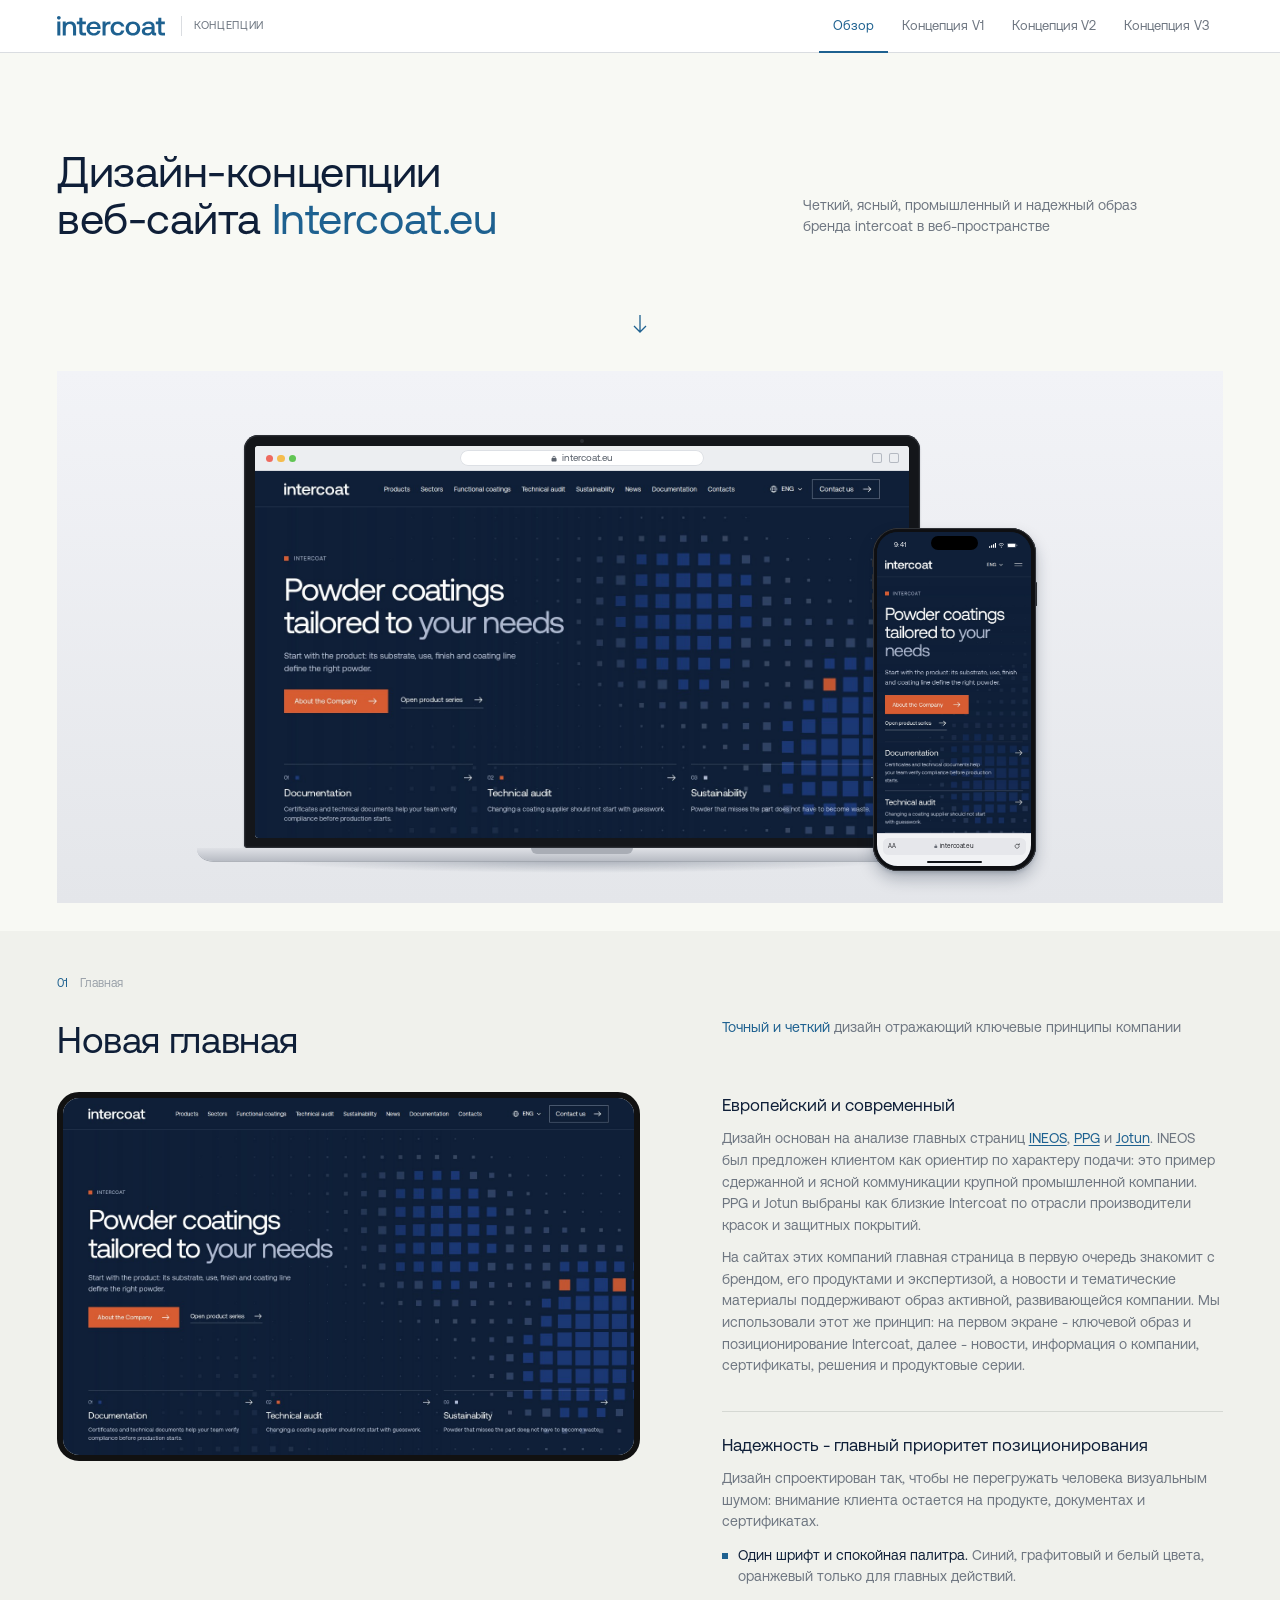
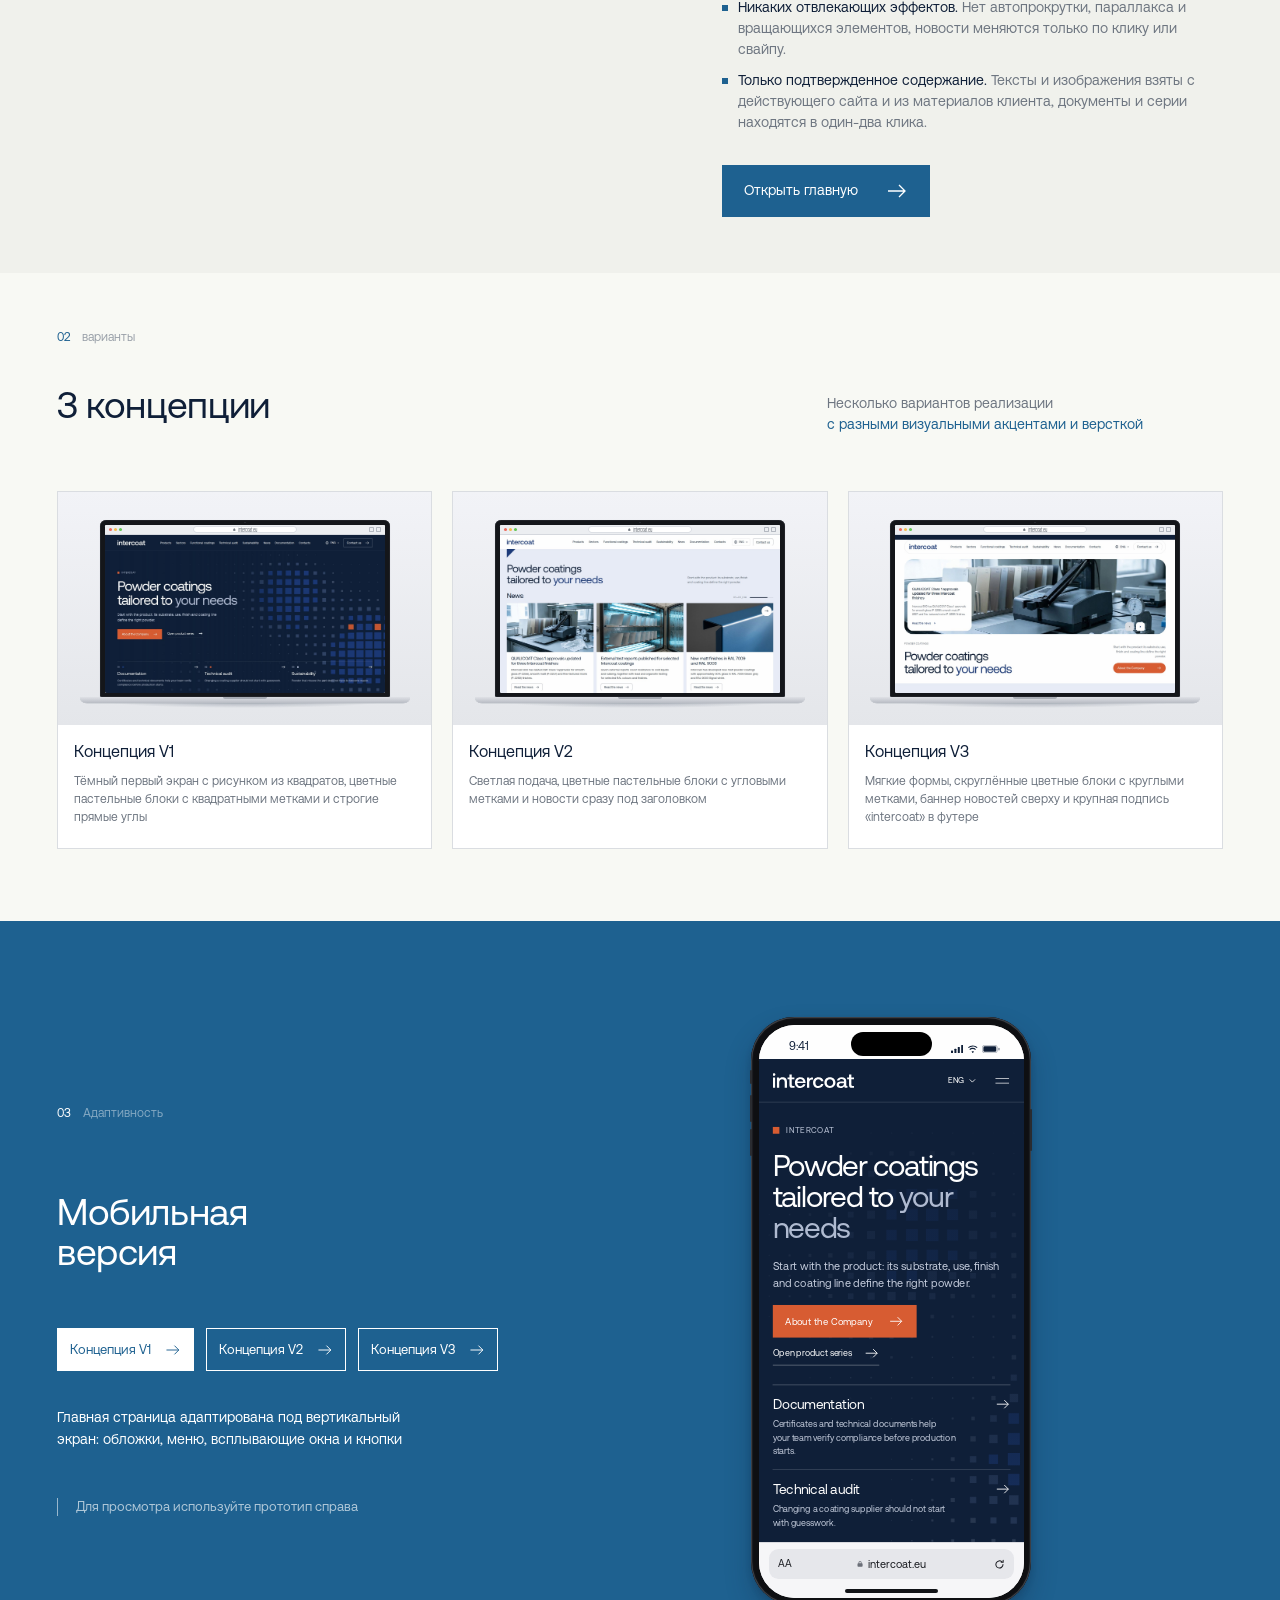
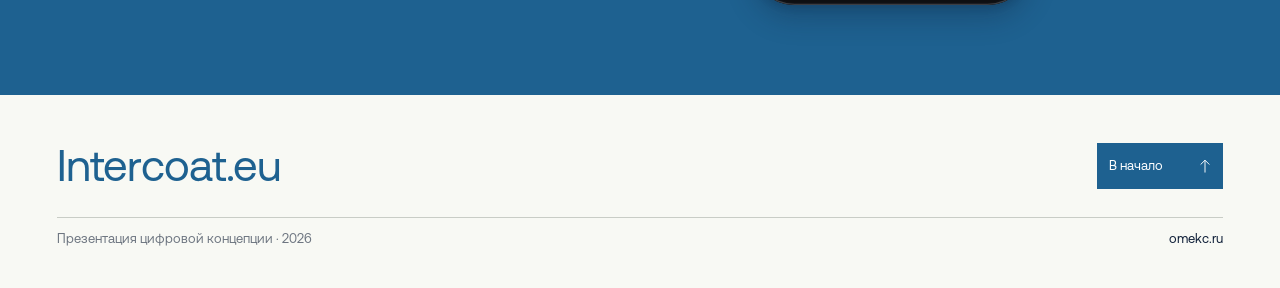
<file: index.html>
<!doctype html>
<html lang="ru"><head><meta charset="utf-8"><meta name="viewport" content="width=device-width,initial-scale=1">
<title>Дизайн-концепции веб-сайта Intercoat.eu</title><meta name="description" content="Три концепции главной страницы Intercoat.eu: первый экран, варианты и мобильная версия.">
<link rel="preload" href="fonts/aeonikpro-regular.otf?v=1792143735" as="font" type="font/otf" crossorigin><link rel="stylesheet" href="preview.css?v=1792143735"></head>
<body id="top">
<!-- MOTION: на странице нет автоматической анимации. Прокрутка к блокам плавная и отключается при reduce-motion; наведение меняет только цвет; в телефоне прокручивается настоящая страница выбранной концепции. -->
<header class="top"><div class="bar"><a class="brand" href="#top" aria-label="Intercoat, в начало"><i class="logo"></i><span class="sub">Концепции</span></a>
<nav aria-label="Разделы"><a class="on" href="#top">Обзор</a><a href="c1/index.html" target="_blank" rel="noopener"><span class="w">Концепция </span>V1</a><a href="c2/index.html" target="_blank" rel="noopener"><span class="w">Концепция </span>V2</a><a href="c3/index.html" target="_blank" rel="noopener"><span class="w">Концепция </span>V3</a></nav></div></header>
<main>
<section class="hero"><div class="in"><div class="hero-row"><h1>Дизайн-концепции<br>веб-сайта <span>Intercoat.eu</span></h1><p>Четкий, ясный, промышленный и надежный образ бренда intercoat в веб-пространстве</p></div>
<a class="down" href="#home" aria-label="К разделу «Главная»"><svg class="arr" viewBox="0 0 16 22" width="16" height="22" fill="none" aria-hidden="true"><path d="M8 2v17M2 13l6 6 6-6" stroke="currentColor" stroke-width="1.3"/></svg></a>
<div class="scene hero-scene"><div class="dev laptop"><div class="lid"><i class="cam"></i><div class="scr"><div class="chrome"><span class="tl"><i></i><i></i><i></i></span><span class="url"><svg viewBox="0 0 12 14" aria-hidden="true"><path fill="currentColor" d="M3 6V4.5a3 3 0 0 1 6 0V6h.5A1.5 1.5 0 0 1 11 7.5v4A1.5 1.5 0 0 1 9.5 13h-7A1.5 1.5 0 0 1 1 11.5v-4A1.5 1.5 0 0 1 2.5 6H3Zm1.5 0h3V4.5a1.5 1.5 0 0 0-3 0V6Z"/></svg><em>intercoat.eu</em></span><span class="chrome-r"><i></i><i></i></span></div><img src="assets/s_d1.jpg?v=1792143735" alt="Первый экран концепции V1" width="1440" height="810" loading="lazy"></div></div><div class="base"><i></i></div></div><div class="dev phone "><div class="body"><i class="sbtn s1"></i><i class="sbtn s2"></i><i class="sbtn s3"></i><i class="sbtn s4"></i><div class="scr" style="--sb:#0f1f38;--sbt:#ffffff"><div class="status"><span class="time">9:41</span><i class="island"></i><span class="sys"><svg viewBox="0 0 18 12" aria-hidden="true"><rect x="0" y="8" width="3" height="4" rx=".8"/><rect x="5" y="5.5" width="3" height="6.5" rx=".8"/><rect x="10" y="3" width="3" height="9" rx=".8"/><rect x="15" y="0" width="3" height="12" rx=".8"/></svg><svg viewBox="0 0 17 12" aria-hidden="true"><path d="M8.5 2.2c2.3 0 4.4.9 6 2.4l1-1.1A10.4 10.4 0 0 0 8.5.6C5.7.6 3.2 1.7 1.5 3.5l1 1.1a8.8 8.8 0 0 1 6-2.4Zm0 3.6c1.4 0 2.6.5 3.6 1.4l1-1.1A7.3 7.3 0 0 0 8.5 4.2c-1.9 0-3.7.7-5 1.9l1 1.1c1-.9 2.2-1.4 4-1.4Zm0 3.5c.7 0 1.3.2 1.8.7L8.5 12 6.7 10c.5-.5 1.1-.7 1.8-.7Z"/></svg><svg viewBox="0 0 27 12" aria-hidden="true"><rect x=".5" y=".5" width="22" height="11" rx="3.2" fill="none" stroke="currentColor" opacity=".45"/><rect x="2" y="2" width="19" height="8" rx="2"/><rect x="24" y="4" width="2" height="4" rx="1" opacity=".5"/></svg></span></div><img src="assets/s_m1.jpg?v=1792143735" alt="Мобильная версия концепции V1" width="390" height="711"><div class="safari"><div class="addr"><span class="aa">AA</span><span class="u"><svg viewBox="0 0 12 14" aria-hidden="true"><path fill="currentColor" d="M3 6V4.5a3 3 0 0 1 6 0V6h.5A1.5 1.5 0 0 1 11 7.5v4A1.5 1.5 0 0 1 9.5 13h-7A1.5 1.5 0 0 1 1 11.5v-4A1.5 1.5 0 0 1 2.5 6H3Zm1.5 0h3V4.5a1.5 1.5 0 0 0-3 0V6Z"/></svg><em>intercoat.eu</em></span><svg class="rl" viewBox="0 0 14 14" aria-hidden="true"><path fill="none" stroke="currentColor" stroke-width="1.3" stroke-linecap="round" d="M11.6 7a4.6 4.6 0 1 1-1.4-3.3M11.8 1.6v2.5H9.3"/></svg></div><i class="home"></i></div></div></div></div></div></div></section>

<section class="s01" id="home"><div class="in s01-grid">
<div class="s01-l"><div class="lbl"><b>01</b><span>Главная</span></div><h2>Новая главная</h2>
<a class="frame" href="c1/index.html" target="_blank" rel="noopener" aria-label="Открыть главную, концепция V1"><img src="assets/v1.jpg?v=1792143735" alt="Главная страница, концепция V1" width="1440" height="900" loading="lazy"></a></div>
<div class="s01-r"><p class="s01-sub"><span>Точный и четкий</span> дизайн отражающий ключевые принципы компании</p>
<div class="why"><div class="why-i"><h3>Европейский и современный</h3>
<p>Дизайн основан на анализе главных страниц <a href="https://www.ineos.com/" target="_blank" rel="noopener">INEOS</a>, <a href="https://www.ppg.com/en-US" target="_blank" rel="noopener">PPG</a> и <a href="https://www.jotun.com/ww-en" target="_blank" rel="noopener">Jotun</a>. INEOS был предложен клиентом как ориентир по характеру подачи: это пример сдержанной и ясной коммуникации крупной промышленной компании. PPG и Jotun выбраны как близкие Intercoat по отрасли производители красок и защитных покрытий.</p>
<p>На сайтах этих компаний главная страница в первую очередь знакомит с брендом, его продуктами и экспертизой, а новости и тематические материалы поддерживают образ активной, развивающейся компании. Мы использовали этот же принцип: на первом экране - ключевой образ и позиционирование Intercoat, далее - новости, информация о компании, сертификаты, решения и продуктовые серии.</p></div>
<div class="why-i"><h3>Надежность - главный приоритет позиционирования</h3>
<p>Дизайн спроектирован так, чтобы не перегружать человека визуальным шумом: внимание клиента остается на продукте, документах и сертификатах.</p>
<ul><li><b>Один шрифт и спокойная палитра.</b> Синий, графитовый и белый цвета, оранжевый только для главных действий.</li><li><b>Никаких отвлекающих эффектов.</b> Нет автопрокрутки, параллакса и вращающихся элементов, новости меняются только по клику или свайпу.</li><li><b>Только подтвержденное содержание.</b> Тексты и изображения взяты с действующего сайта и из материалов клиента, документы и серии находятся в один-два клика.</li></ul></div>
<a class="btn" href="c1/index.html" target="_blank" rel="noopener">Открыть главную<svg class="arr" viewBox="0 0 22 16" width="22" height="16" fill="none" aria-hidden="true"><path d="M2 8h17M13 2l6 6-6 6" stroke="currentColor" stroke-width="1.3"/></svg></a></div></div></div></section>

<section class="s02" id="variants"><div class="in"><div class="lbl"><b>02</b><span>варианты</span></div>
<div class="head"><h2>3 концепции</h2><p>Несколько вариантов реализации<br><span>с разными визуальными акцентами и версткой</span></p></div>
<div class="cards"><a class="card" href="c1/index.html" target="_blank" rel="noopener"><div class="card-scene"><div class="dev laptop"><div class="lid"><i class="cam"></i><div class="scr"><div class="chrome"><span class="tl"><i></i><i></i><i></i></span><span class="url"><svg viewBox="0 0 12 14" aria-hidden="true"><path fill="currentColor" d="M3 6V4.5a3 3 0 0 1 6 0V6h.5A1.5 1.5 0 0 1 11 7.5v4A1.5 1.5 0 0 1 9.5 13h-7A1.5 1.5 0 0 1 1 11.5v-4A1.5 1.5 0 0 1 2.5 6H3Zm1.5 0h3V4.5a1.5 1.5 0 0 0-3 0V6Z"/></svg><em>intercoat.eu</em></span><span class="chrome-r"><i></i><i></i></span></div><img src="assets/s_d1.jpg?v=1792143735" alt="Первый экран концепции V1" width="1440" height="810" loading="lazy"></div></div><div class="base"><i></i></div></div></div><div class="card-tx"><h3>Концепция V1</h3><p>Тёмный первый экран с рисунком из квадратов, цветные пастельные блоки с квадратными метками и строгие прямые углы</p></div></a><a class="card" href="c2/index.html" target="_blank" rel="noopener"><div class="card-scene"><div class="dev laptop"><div class="lid"><i class="cam"></i><div class="scr"><div class="chrome"><span class="tl"><i></i><i></i><i></i></span><span class="url"><svg viewBox="0 0 12 14" aria-hidden="true"><path fill="currentColor" d="M3 6V4.5a3 3 0 0 1 6 0V6h.5A1.5 1.5 0 0 1 11 7.5v4A1.5 1.5 0 0 1 9.5 13h-7A1.5 1.5 0 0 1 1 11.5v-4A1.5 1.5 0 0 1 2.5 6H3Zm1.5 0h3V4.5a1.5 1.5 0 0 0-3 0V6Z"/></svg><em>intercoat.eu</em></span><span class="chrome-r"><i></i><i></i></span></div><img src="assets/s_d2.jpg?v=1792143735" alt="Первый экран концепции V2" width="1440" height="810" loading="lazy"></div></div><div class="base"><i></i></div></div></div><div class="card-tx"><h3>Концепция V2</h3><p>Светлая подача, цветные пастельные блоки с угловыми метками и новости сразу под заголовком</p></div></a><a class="card" href="c3/index.html" target="_blank" rel="noopener"><div class="card-scene"><div class="dev laptop"><div class="lid"><i class="cam"></i><div class="scr"><div class="chrome"><span class="tl"><i></i><i></i><i></i></span><span class="url"><svg viewBox="0 0 12 14" aria-hidden="true"><path fill="currentColor" d="M3 6V4.5a3 3 0 0 1 6 0V6h.5A1.5 1.5 0 0 1 11 7.5v4A1.5 1.5 0 0 1 9.5 13h-7A1.5 1.5 0 0 1 1 11.5v-4A1.5 1.5 0 0 1 2.5 6H3Zm1.5 0h3V4.5a1.5 1.5 0 0 0-3 0V6Z"/></svg><em>intercoat.eu</em></span><span class="chrome-r"><i></i><i></i></span></div><img src="assets/s_d3.jpg?v=1792143735" alt="Первый экран концепции V3" width="1440" height="810" loading="lazy"></div></div><div class="base"><i></i></div></div></div><div class="card-tx"><h3>Концепция V3</h3><p>Мягкие формы, скруглённые цветные блоки с круглыми метками, баннер новостей сверху и крупная подпись «intercoat» в футере</p></div></a></div></div></section>

<section class="s03" id="mobile"><div class="in"><div class="mob-txt"><div class="lbl"><b>03</b><span>Адаптивность</span></div><h2>Мобильная<br>версия</h2>
<div class="tabs" role="tablist" aria-label="Концепция в телефоне"><button class="on" role="tab" aria-selected="true" data-c="1" type="button">Концепция V1<svg class="arr" viewBox="0 0 22 16" width="22" height="16" fill="none" aria-hidden="true"><path d="M2 8h17M13 2l6 6-6 6" stroke="currentColor" stroke-width="1.3"/></svg></button><button role="tab" aria-selected="false" data-c="2" type="button">Концепция V2<svg class="arr" viewBox="0 0 22 16" width="22" height="16" fill="none" aria-hidden="true"><path d="M2 8h17M13 2l6 6-6 6" stroke="currentColor" stroke-width="1.3"/></svg></button><button role="tab" aria-selected="false" data-c="3" type="button">Концепция V3<svg class="arr" viewBox="0 0 22 16" width="22" height="16" fill="none" aria-hidden="true"><path d="M2 8h17M13 2l6 6-6 6" stroke="currentColor" stroke-width="1.3"/></svg></button></div>
<p class="mob-p">Главная страница адаптирована под вертикальный экран: обложки, меню, всплывающие окна и кнопки</p><p class="note"><i></i>Для просмотра используйте прототип справа</p></div>
<div class="mob-dev"><div class="dev phone live-phone"><div class="body"><i class="sbtn s1"></i><i class="sbtn s2"></i><i class="sbtn s3"></i><i class="sbtn s4"></i><div class="scr" style="--sb:#fefefe;--sbt:#0F1F38"><div class="status"><span class="time">9:41</span><i class="island"></i><span class="sys"><svg viewBox="0 0 18 12" aria-hidden="true"><rect x="0" y="8" width="3" height="4" rx=".8"/><rect x="5" y="5.5" width="3" height="6.5" rx=".8"/><rect x="10" y="3" width="3" height="9" rx=".8"/><rect x="15" y="0" width="3" height="12" rx=".8"/></svg><svg viewBox="0 0 17 12" aria-hidden="true"><path d="M8.5 2.2c2.3 0 4.4.9 6 2.4l1-1.1A10.4 10.4 0 0 0 8.5.6C5.7.6 3.2 1.7 1.5 3.5l1 1.1a8.8 8.8 0 0 1 6-2.4Zm0 3.6c1.4 0 2.6.5 3.6 1.4l1-1.1A7.3 7.3 0 0 0 8.5 4.2c-1.9 0-3.7.7-5 1.9l1 1.1c1-.9 2.2-1.4 4-1.4Zm0 3.5c.7 0 1.3.2 1.8.7L8.5 12 6.7 10c.5-.5 1.1-.7 1.8-.7Z"/></svg><svg viewBox="0 0 27 12" aria-hidden="true"><rect x=".5" y=".5" width="22" height="11" rx="3.2" fill="none" stroke="currentColor" opacity=".45"/><rect x="2" y="2" width="19" height="8" rx="2"/><rect x="24" y="4" width="2" height="4" rx="1" opacity=".5"/></svg></span></div><div class="vp"><iframe id="live" src="c1/index.html" title="Мобильная версия концепции" loading="lazy" width="390" height="711"></iframe></div><div class="safari"><div class="addr"><span class="aa">AA</span><span class="u"><svg viewBox="0 0 12 14" aria-hidden="true"><path fill="currentColor" d="M3 6V4.5a3 3 0 0 1 6 0V6h.5A1.5 1.5 0 0 1 11 7.5v4A1.5 1.5 0 0 1 9.5 13h-7A1.5 1.5 0 0 1 1 11.5v-4A1.5 1.5 0 0 1 2.5 6H3Zm1.5 0h3V4.5a1.5 1.5 0 0 0-3 0V6Z"/></svg><em>intercoat.eu</em></span><svg class="rl" viewBox="0 0 14 14" aria-hidden="true"><path fill="none" stroke="currentColor" stroke-width="1.3" stroke-linecap="round" d="M11.6 7a4.6 4.6 0 1 1-1.4-3.3M11.8 1.6v2.5H9.3"/></svg></div><i class="home"></i></div></div></div></div></div></div></section>
</main>
<footer class="foot"><div class="in"><div class="foot-row"><span class="wm">Intercoat.eu</span><a class="up" href="#top">В начало<svg class="arr" viewBox="0 0 16 22" width="16" height="22" fill="none" aria-hidden="true"><path d="M8 20V3M2 9l6-6 6 6" stroke="currentColor" stroke-width="1.3"/></svg></a></div><div class="foot-bot"><span>Презентация цифровой концепции · 2026</span><a href="https://omekc.ru" target="_blank" rel="noopener">omekc.ru</a></div></div></footer>
<script src="preview.js?v=1792143735"></script></body></html>
</file>
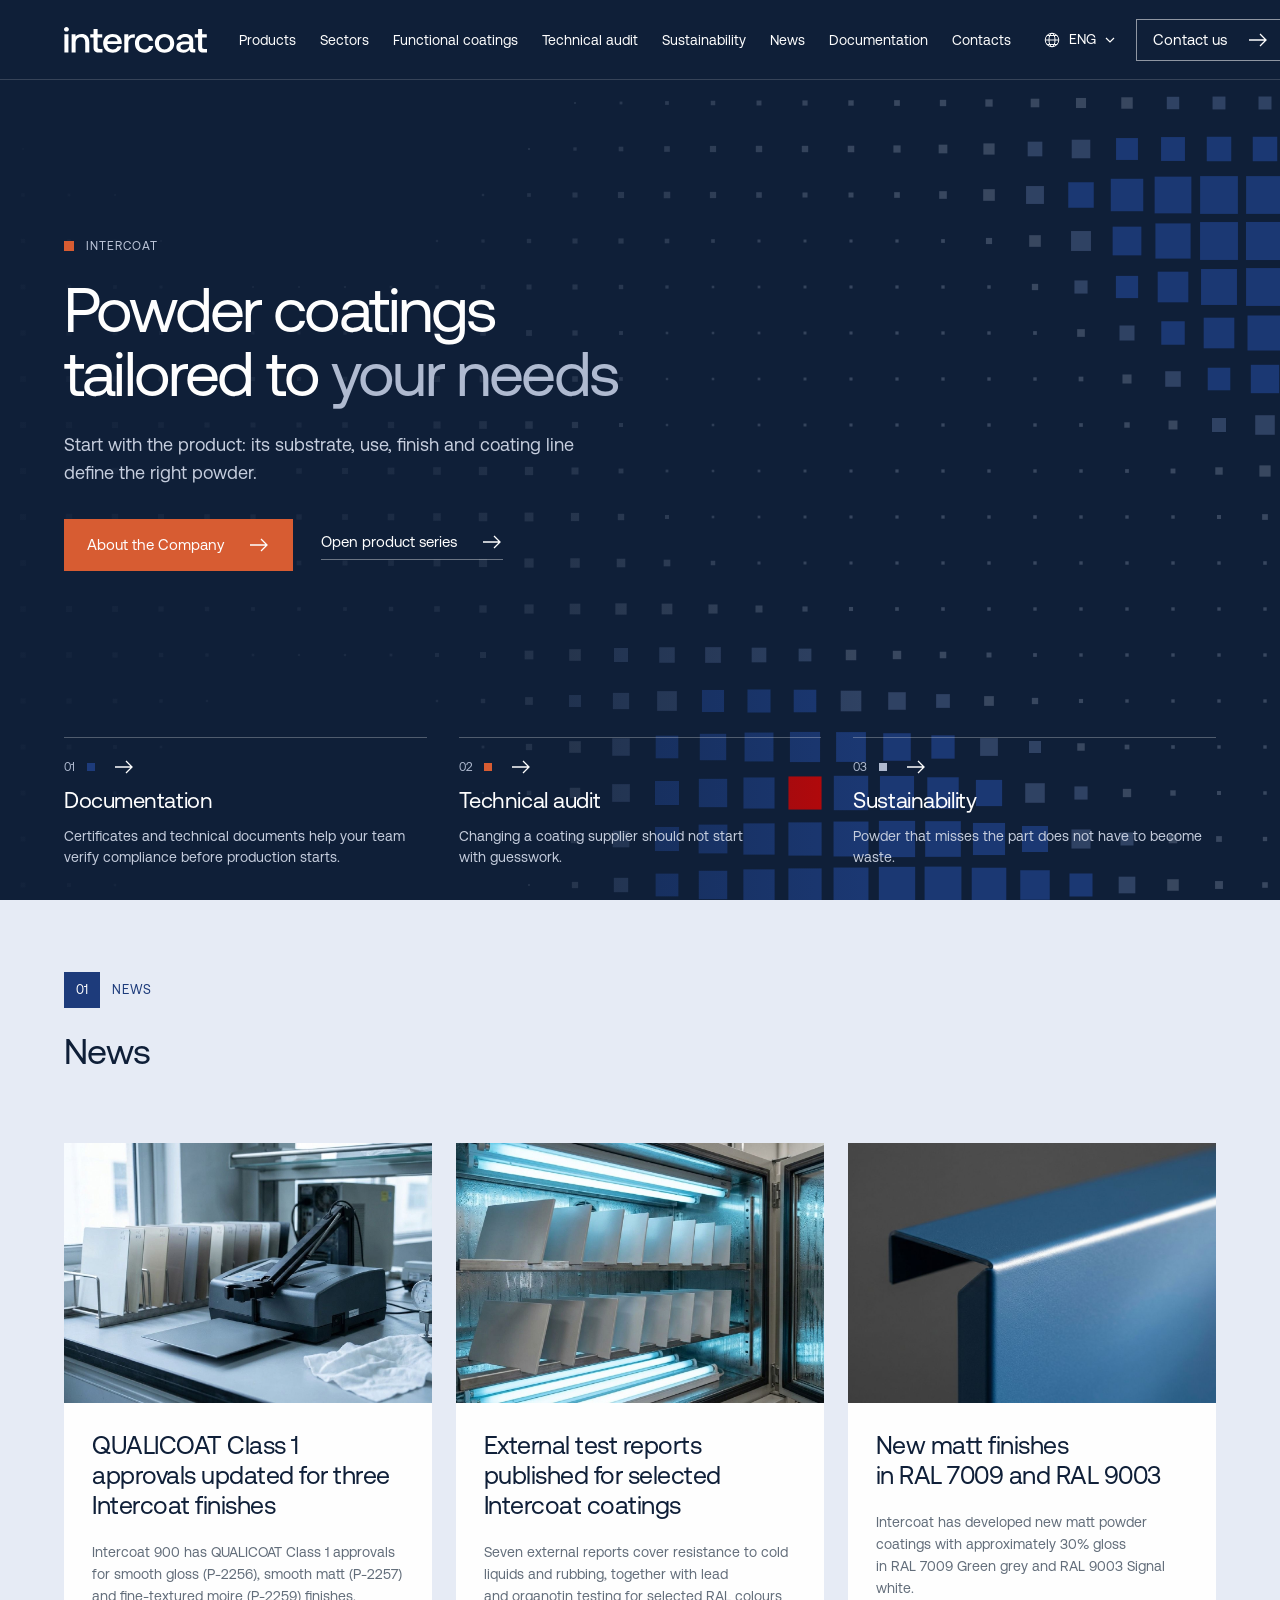
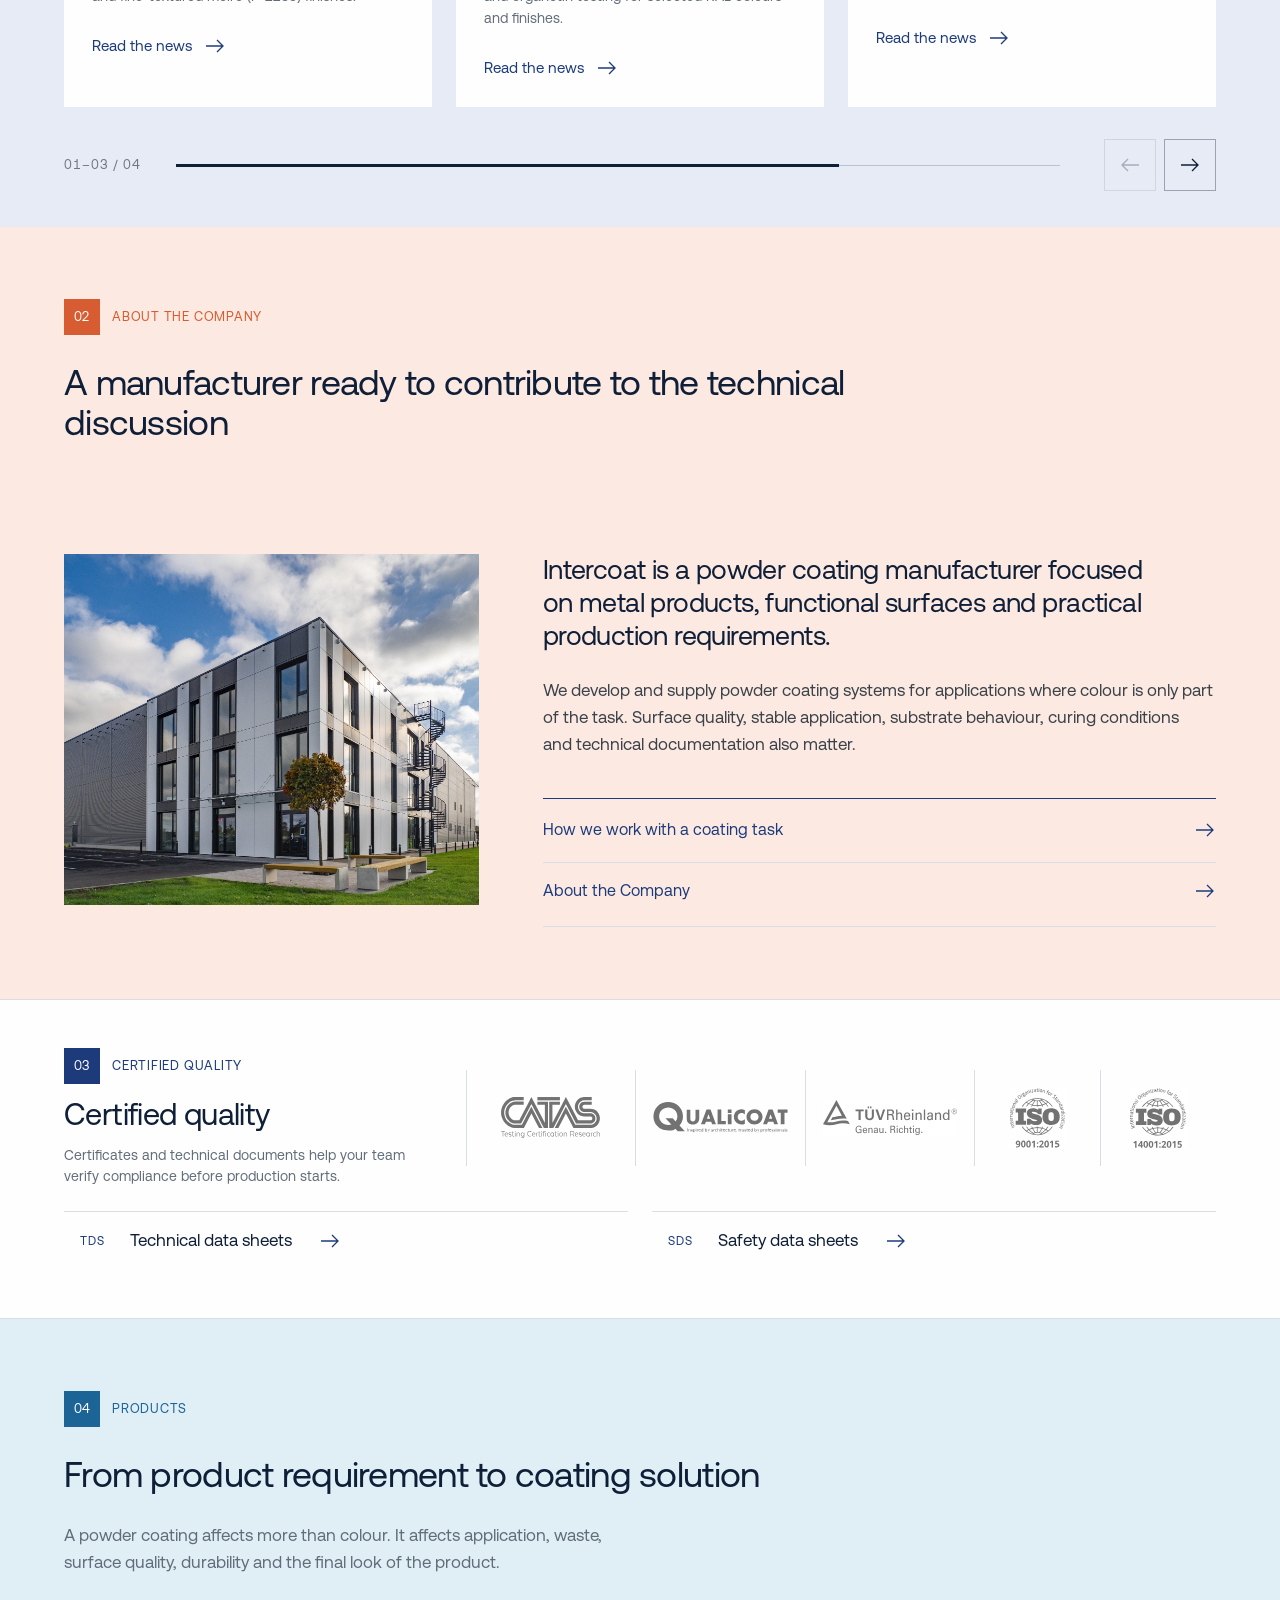
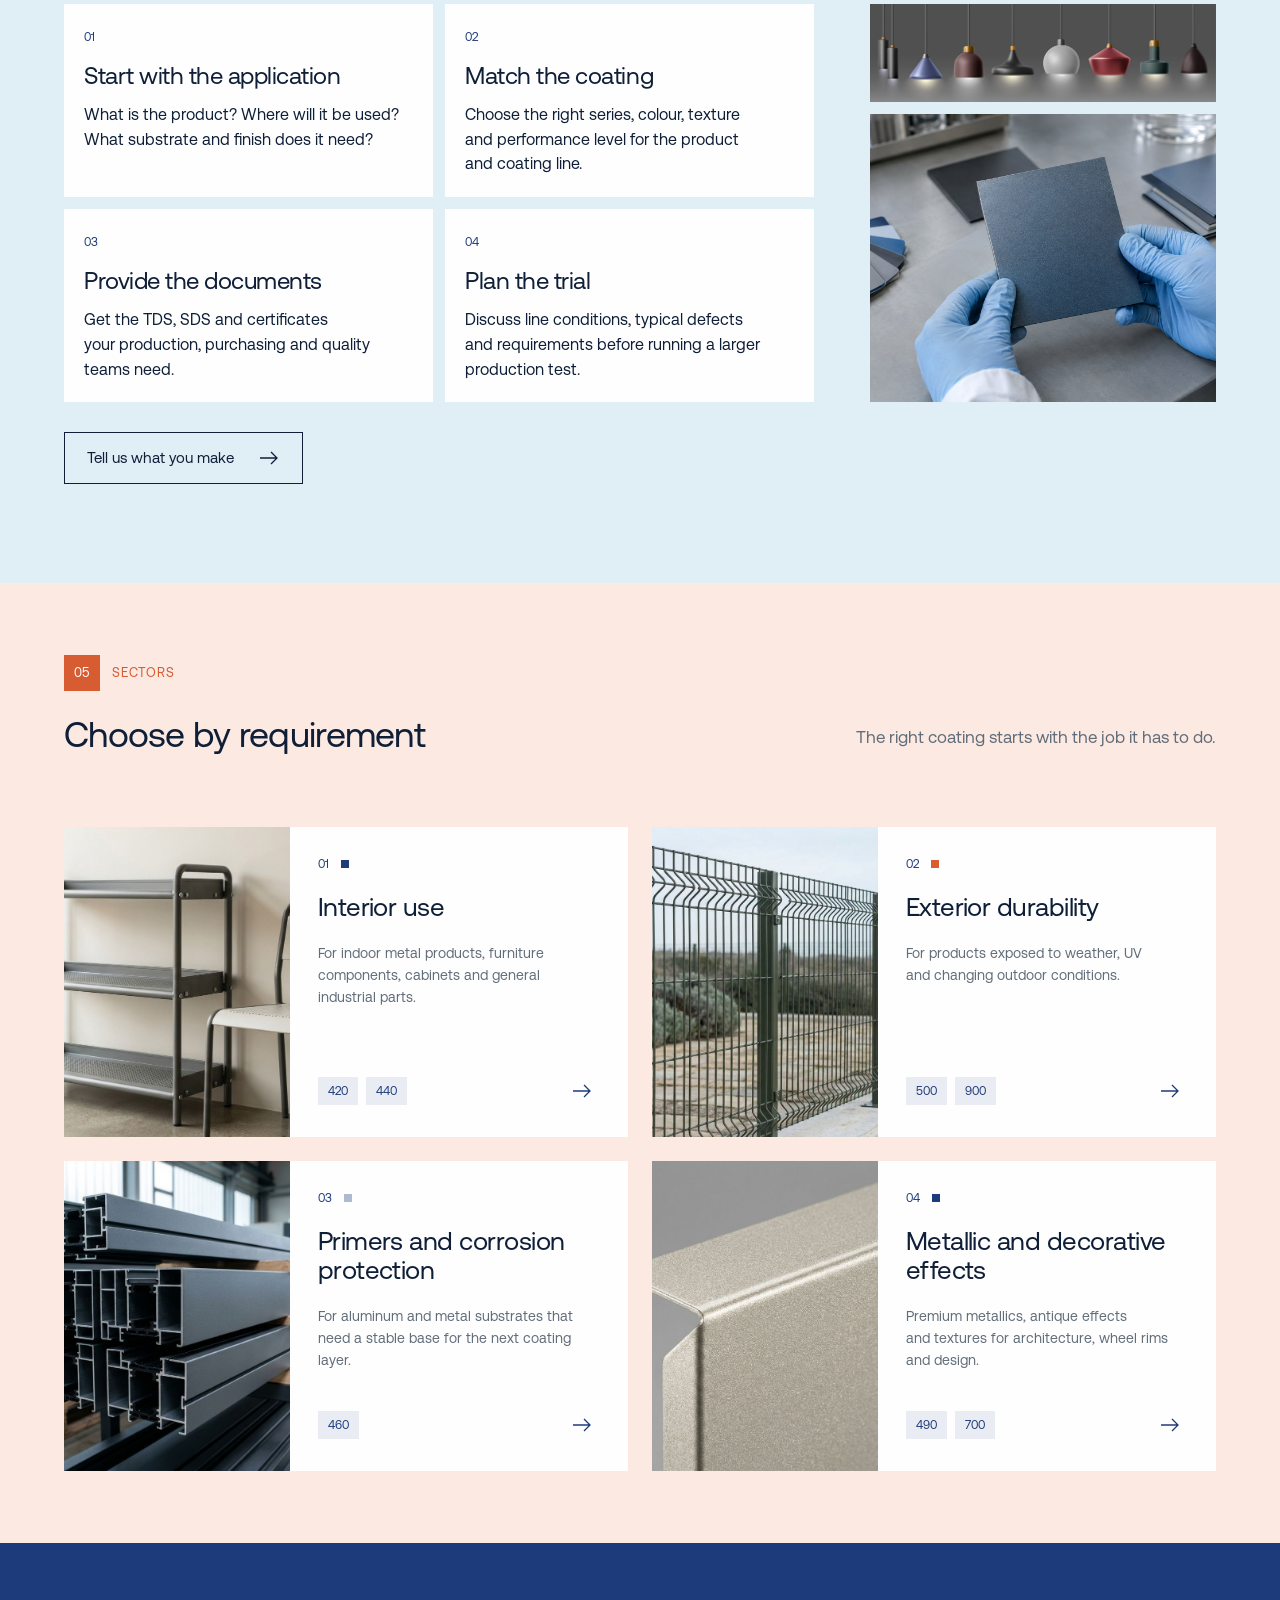
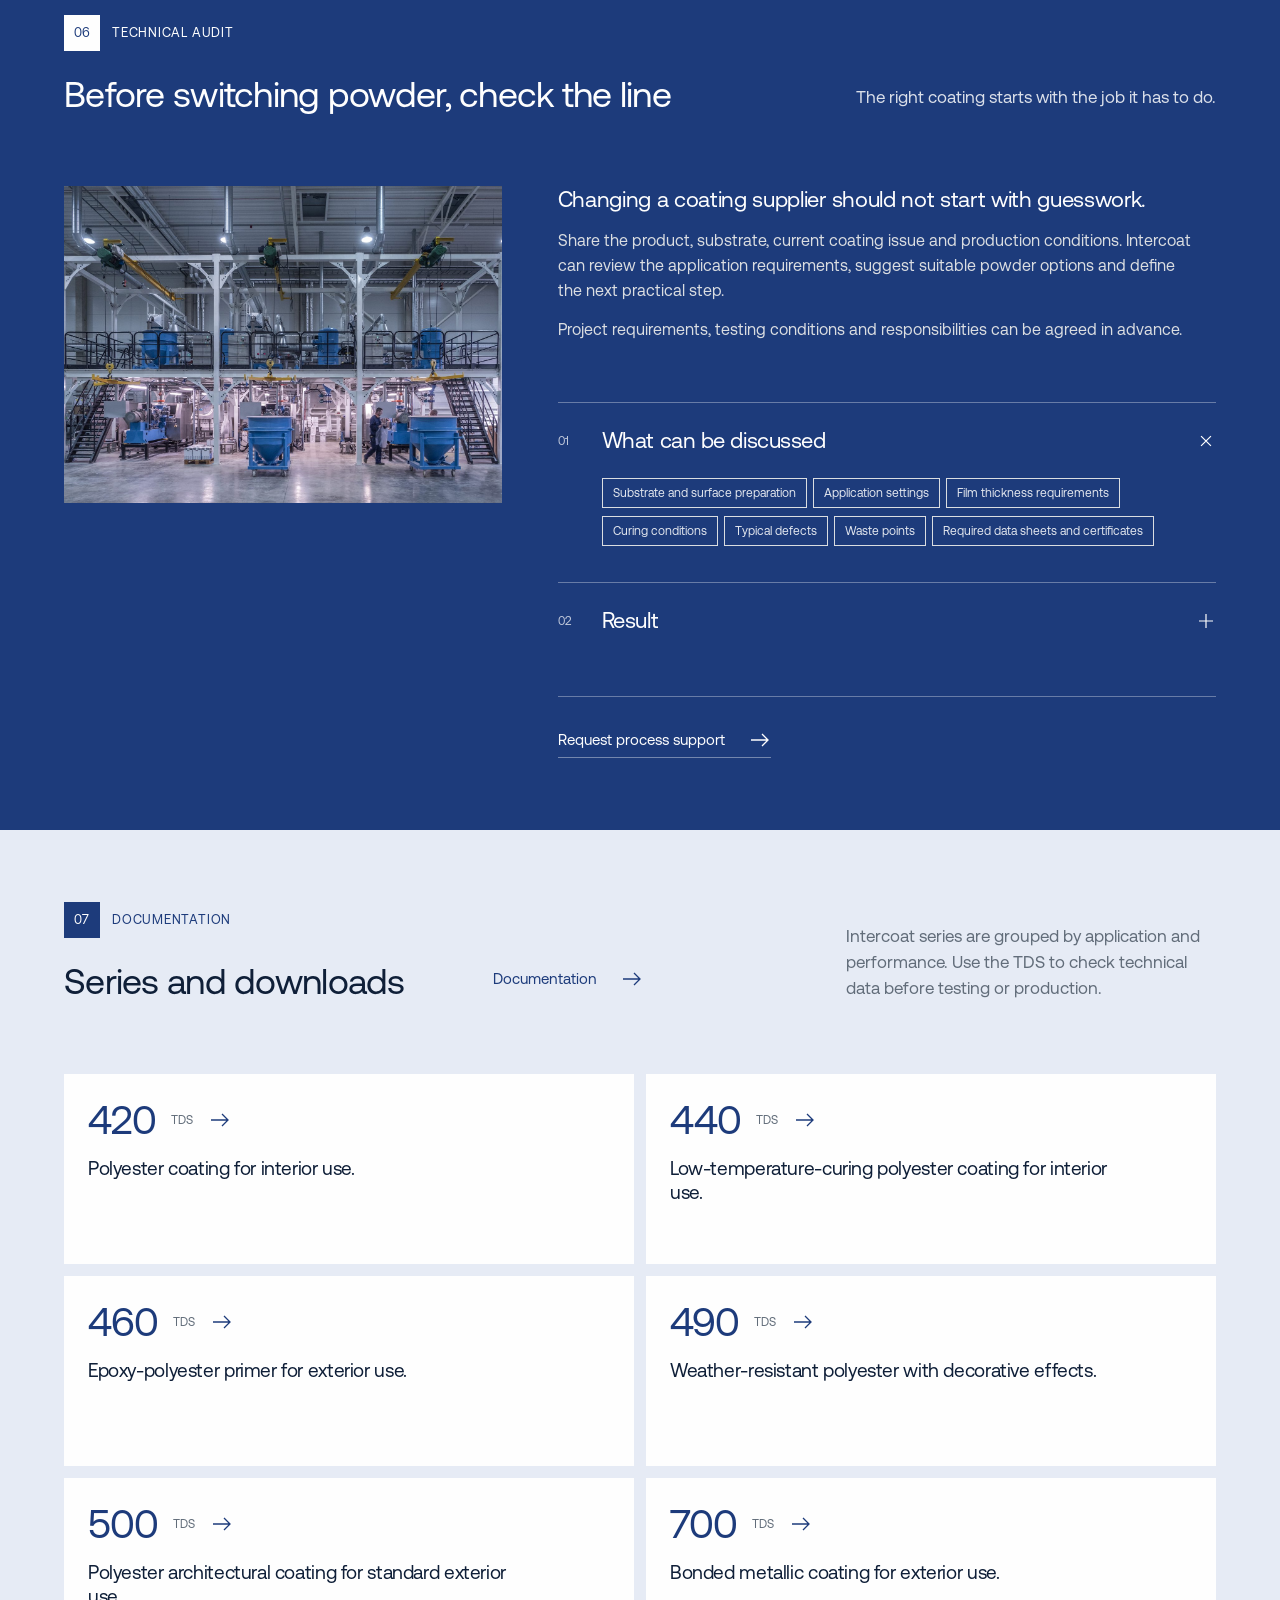
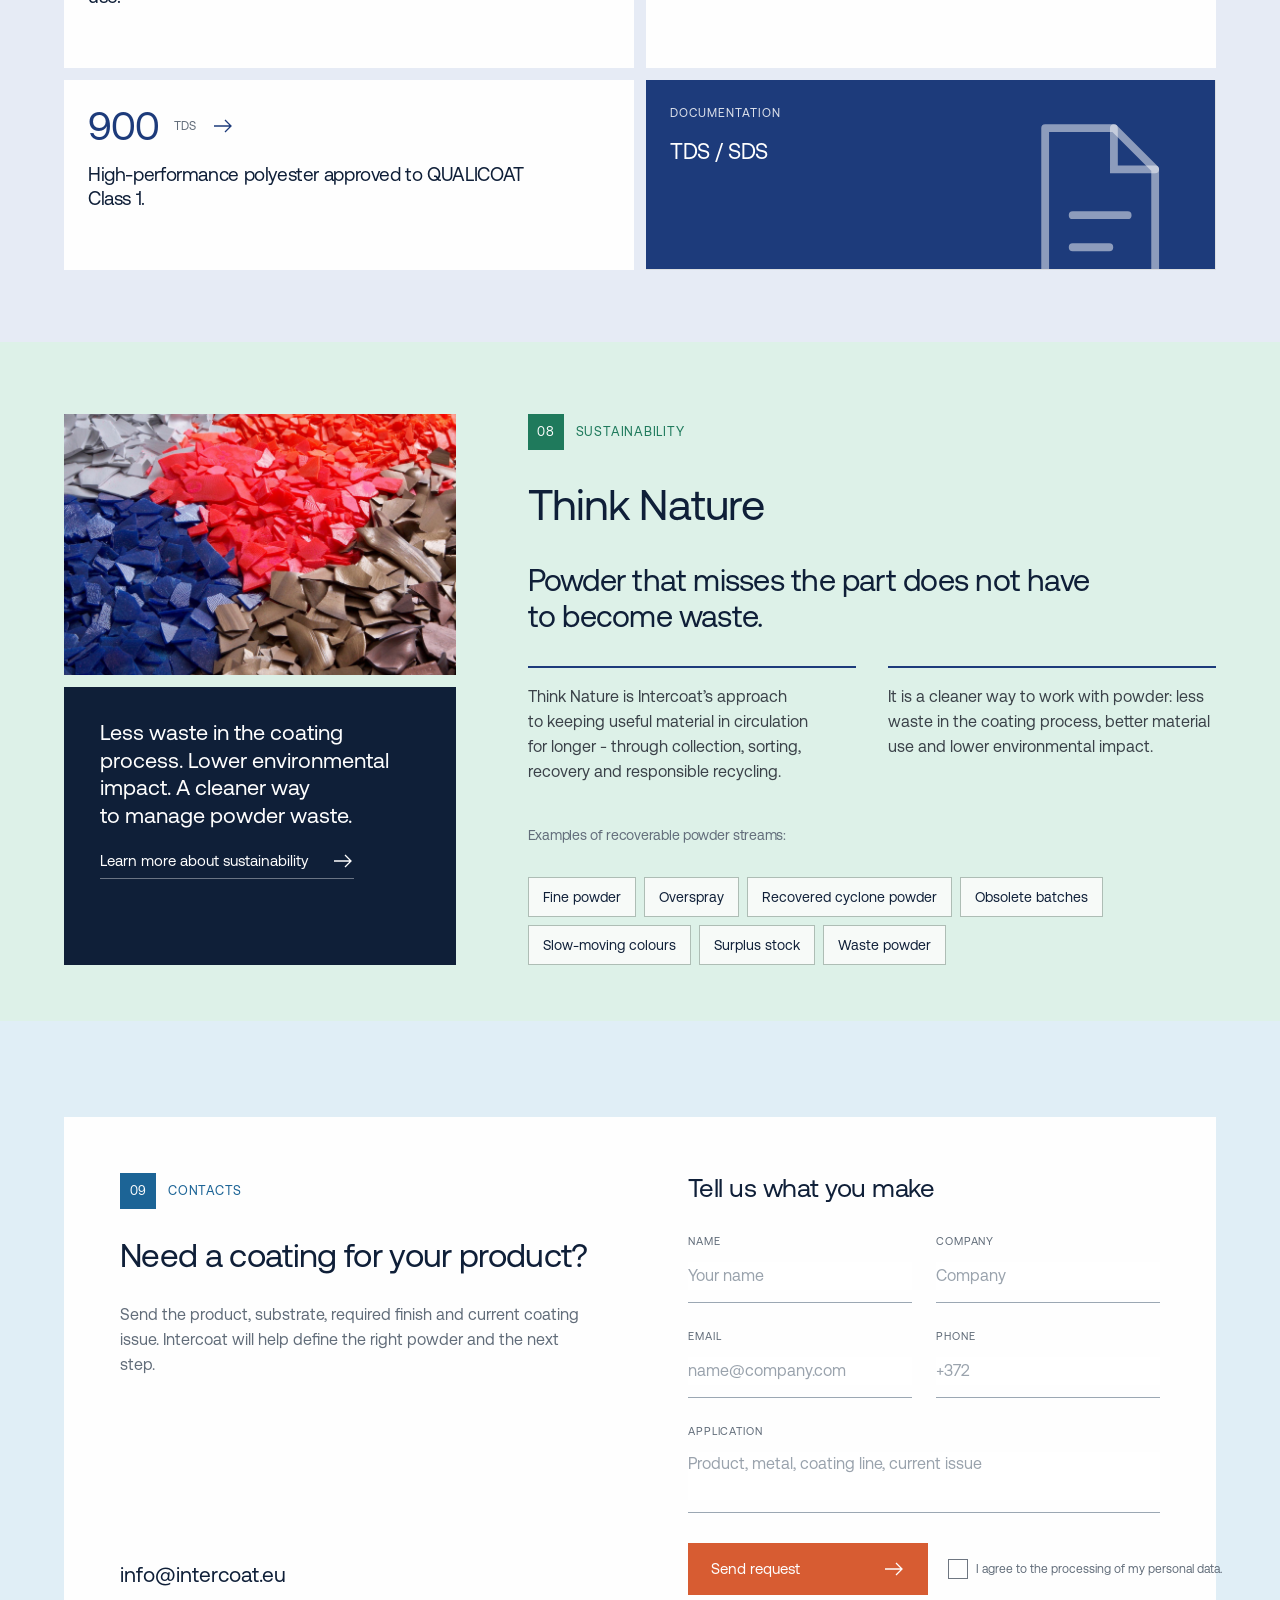
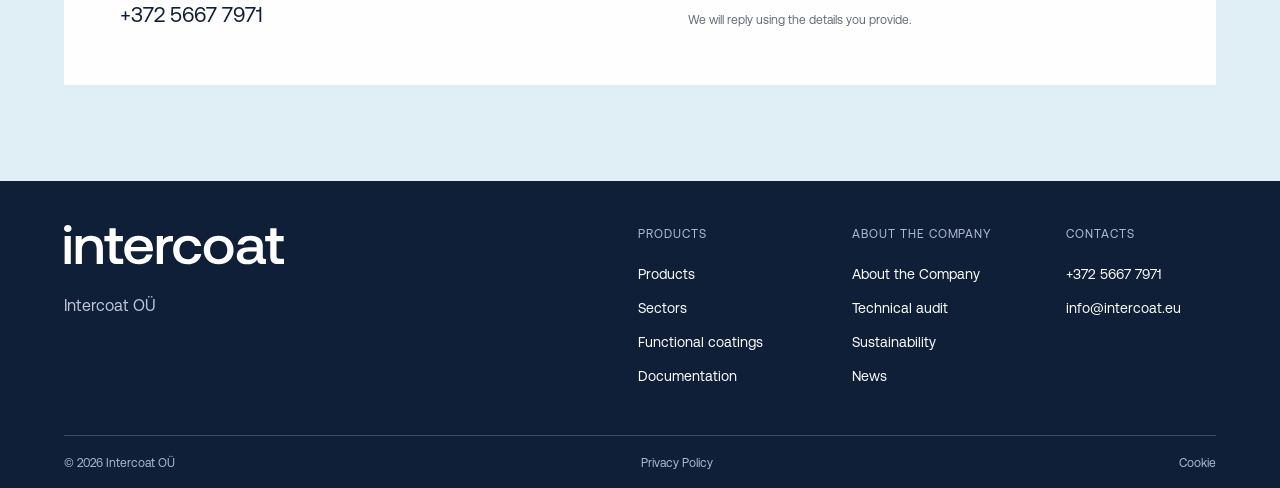
<file: c1/index.html>
<!DOCTYPE html>

<html lang="en"><head><meta charset="utf-8"/><meta content="width=device-width,initial-scale=1" name="viewport"/><title>Intercoat — Концепция V1</title><meta content="Start with the product: its substrate, use, finish and coating line define the right powder." name="description"/><link as="font" crossorigin="" href="fonts/aeonikpro-regular.otf?v=1792143735" rel="preload" type="font/otf"/><link href="base.css?v=1792143735" rel="stylesheet"/><link href="style.css?v=1792143735" rel="stylesheet"/><script defer="" src="app.js?v=1792143735"></script><link href="ui.css?v=1792143735" rel="stylesheet"/><script defer="" src="ui.js?v=1792143735"></script><script defer="" src="hero4.js?v=1792143735"></script><link href="restore.css?v=1792143735" rel="stylesheet"/><script defer="" src="restore.js?v=1792143735"></script><link href="final2.css?v=1792143735" rel="stylesheet"/><link href="ine.css?v=1792143735" rel="stylesheet"/></head><body><!-- CONTENT: homepage copy and news images from https://www.intercoat.eu/en; series 500/700/900 from https://www.intercoat.eu/en/documentation. Form labels and microcopy are functional interface text. MOTION: finite news slider on click; no autoplay, no loop. Language list and dialog fade in 0.2s; hover changes colour only, no moving arrows. The slow square-wave background of the first screen is the only ambient motion; reduced-motion switches it off. -->
<a class="skip-link" href="#hero">Skip to content</a><main data-name="Intercoat — Surface layers"><header class="row" data-name="Header" id="header"><a aria-label="Intercoat home" class="brand" href="#hero"><img alt="intercoat" class="logo" src="img/logo-white.svg?v=1792143735"/></a><nav aria-label="Main navigation" class="nav row" data-name="Desktop navigation"><a href="#series">Products</a><a href="#apps">Sectors</a><a href="https://www.intercoat.eu/en/functional-coatings" rel="noopener noreferrer" target="_blank">Functional coatings</a><a href="#tech">Technical audit</a><a href="#nature">Sustainability</a><a href="#news">News</a><a href="#certs">Documentation</a><a href="#contact">Contacts</a></nav><div class="header-actions row" data-name="Header actions"><button aria-controls="language-panel" aria-expanded="false" class="language-trigger row" data-name="Language selector"><svg aria-hidden="true" fill="none" height="18" stroke="currentColor" stroke-width="1.3" viewbox="0 0 24 24" width="18"><circle cx="12" cy="12" r="9"></circle><ellipse cx="12" cy="12" rx="4" ry="9"></ellipse><path d="M3 12h18M5 6h14M5 18h14"></path></svg><span>ENG</span><svg aria-hidden="true" fill="none" height="12" viewbox="0 0 12 12" width="12"><path d="M2 4l4 4 4-4" stroke="currentColor" stroke-width="1.2"></path></svg></button><a class="btn outline" data-name="CTA / Contact" href="#contact">Contact us<svg aria-hidden="true" class="arr" fill="none" height="16" viewbox="0 0 22 16" width="22"><path d="M2 8h17M13 2l6 6-6 6" stroke="currentColor" stroke-width="1.3"></path></svg></a><button aria-controls="mobile-menu" aria-expanded="false" aria-label="Open menu" class="menu-trigger" data-name="Mobile menu"><i></i><i></i></button></div><div class="language-panel" data-name="Language selector / Open" hidden="" id="language-panel"><div class="language-head row"><h3>Select your language</h3><button aria-label="Close language selector" class="close-language">×</button></div><p>Choose a language on intercoat.eu</p><input aria-label="Search languages" class="language-search" placeholder="Search languages" type="search"/><div class="language-options"><a class="language-option current" data-search="English" href="https://www.intercoat.eu/en" lang="en"><span>English</span><span>ENG</span></a><a class="language-option" data-search="Deutsch" href="https://www.intercoat.eu/de" lang="de"><span>Deutsch</span><span>DEU</span></a><a class="language-option" data-search="Eesti" href="https://www.intercoat.eu/et" lang="et"><span>Eesti</span><span>EST</span></a><a class="language-option" data-search="Suomi" href="https://www.intercoat.eu/fi" lang="fi"><span>Suomi</span><span>FIN</span></a><a class="language-option" data-search="Polski" href="https://www.intercoat.eu/pl" lang="pl"><span>Polski</span><span>POL</span></a><a class="language-option" data-search="Slovenščina" href="https://www.intercoat.eu/sl" lang="sl"><span>Slovenščina</span><span>SLV</span></a><a class="language-option" data-search="Slovenčina" href="https://www.intercoat.eu/sk" lang="sk"><span>Slovenčina</span><span>SVK</span></a><a class="language-option" data-search="Lietuvių" href="https://www.intercoat.eu/lt" lang="lt"><span>Lietuvių</span><span>LIT</span></a><a class="language-option" data-search="Srpski" href="https://www.intercoat.eu/sr" lang="sr"><span>Srpski</span><span>SRP</span></a><a class="language-option" data-search="Қазақша" href="https://www.intercoat.eu/kk" lang="kk"><span>Қазақша</span><span>KAZ</span></a><a class="language-option" data-search="Кыргызча" href="https://www.intercoat.eu/ky" lang="ky"><span>Кыргызча</span><span>KGZ</span></a><a class="language-option" data-search="Latviešu" href="https://www.intercoat.eu/lv" lang="lv"><span>Latviešu</span><span>LAV</span></a><a class="language-option" data-search="Français" href="https://www.intercoat.eu/fr" lang="fr"><span>Français</span><span>FRA</span></a><a class="language-option" data-search="Čeština" href="https://www.intercoat.eu/cs" lang="cs"><span>Čeština</span><span>CES</span></a><a class="language-option" data-search="Magyar" href="https://www.intercoat.eu/hu" lang="hu"><span>Magyar</span><span>HUN</span></a><a class="language-option" data-search="Română" href="https://www.intercoat.eu/ro" lang="ro"><span>Română</span><span>RON</span></a><a class="language-option" data-search="Български" href="https://www.intercoat.eu/bg" lang="bg"><span>Български</span><span>BGR</span></a><a class="language-option" data-search="Русский" href="https://www.intercoat.eu/ru" lang="ru"><span>Русский</span><span>RUS</span></a></div><p class="language-empty" hidden="">No languages found.</p></div></header><div class="mobile-menu" data-name="Mobile navigation" hidden="" id="mobile-menu"><nav aria-label="Mobile navigation" class="col"><a href="#series">Products</a><a href="#apps">Sectors</a><a href="https://www.intercoat.eu/en/functional-coatings" rel="noopener noreferrer" target="_blank">Functional coatings</a><a href="#tech">Technical audit</a><a href="#nature">Sustainability</a><a href="#news">News</a><a href="#certs">Documentation</a><a href="#contact">Contacts</a></nav><button class="mobile-language row"><svg aria-hidden="true" fill="none" height="18" stroke="currentColor" stroke-width="1.3" viewbox="0 0 24 24" width="18"><circle cx="12" cy="12" r="9"></circle><ellipse cx="12" cy="12" rx="4" ry="9"></ellipse><path d="M3 12h18M5 6h14M5 18h14"></path></svg><span>English</span><svg aria-hidden="true" fill="none" height="12" viewbox="0 0 12 12" width="12"><path d="M2 4l4 4 4-4" stroke="currentColor" stroke-width="1.2"></path></svg></button></div><section data-name="Hero / Surface layers" id="hero"><div aria-hidden="true" class="hero-bg" data-name="Hero / Pattern background"><canvas></canvas></div><div class="hero-main row"><div class="hero-copy col"><div class="section-label row"><span class="section-n"></span><span>Intercoat</span></div><h1>Powder coatings<br/>tailored to <span>your needs</span></h1><p>Start with the product: its substrate, use, finish and coating line define the right powder.</p><div class="hero-cta row"><a class="btn orange" data-name="CTA / Discuss your project" href="https://www.intercoat.eu/en/company">About the Company<svg aria-hidden="true" class="arr" fill="none" height="16" viewbox="0 0 22 16" width="22"><path d="M2 8h17M13 2l6 6-6 6" stroke="currentColor" stroke-width="1.3"></path></svg></a><a class="text-link row" href="#series">Open product series<svg aria-hidden="true" class="arr" fill="none" height="16" viewbox="0 0 22 16" width="22"><path d="M2 8h17M13 2l6 6-6 6" stroke="currentColor" stroke-width="1.3"></path></svg></a></div></div></div><div class="hero-pathways row" data-name="Three ways to work with Intercoat"><a class="pathway col" href="#certs"><div class="pathway-top row"><span class="path-index">01</span><span class="path-key key-1"></span><svg aria-hidden="true" class="arr" fill="none" height="16" viewbox="0 0 22 16" width="22"><path d="M2 8h17M13 2l6 6-6 6" stroke="currentColor" stroke-width="1.3"></path></svg></div><h3>Documentation</h3><p>Certificates and technical documents help your team verify compliance before production starts.</p></a><a class="pathway col" href="#tech"><div class="pathway-top row"><span class="path-index">02</span><span class="path-key key-2"></span><svg aria-hidden="true" class="arr" fill="none" height="16" viewbox="0 0 22 16" width="22"><path d="M2 8h17M13 2l6 6-6 6" stroke="currentColor" stroke-width="1.3"></path></svg></div><h3>Technical audit</h3><p>Changing a coating supplier should not start with guesswork.</p></a><a class="pathway col" href="#nature"><div class="pathway-top row"><span class="path-index">03</span><span class="path-key key-3"></span><svg aria-hidden="true" class="arr" fill="none" height="16" viewbox="0 0 22 16" width="22"><path d="M2 8h17M13 2l6 6-6 6" stroke="currentColor" stroke-width="1.3"></path></svg></div><h3>Sustainability</h3><p>Powder that misses the part does not have to become waste.</p></a></div></section><section class="section section-news" data-name="08 / News" id="news"><div class="section-heading row"><div class="col"><div class="section-label row"><span class="section-n">01</span><span>News</span></div><h2>News</h2></div></div><div aria-label="News" aria-roledescription="carousel" class="ic-slider col" data-ic-slider="" data-name="News / Slider" role="group"><div class="ic-viewport"><div class="ic-track news-grid row"><a class="news-card col" data-name="News / QUALICOAT Class 1 for three Intercoat coatings" href="https://www.intercoat.eu/en/news/qualicoat-approvals" rel="noopener noreferrer" target="_blank"><div aria-label="Benchtop spectrophotometer and a rack of coated test panels in a coatings laboratory" class="photo" data-name="Photo / " role="img" style="background-image:url(img/news-qualicoat.jpg)"></div><div class="news-content col"><h3>QUALICOAT Class 1 approvals updated for three Intercoat finishes</h3><p>Intercoat 900 has QUALICOAT Class 1 approvals for smooth gloss (P-2256), smooth matt (P-2257) and fine-textured moire (P-2259) finishes.</p><span class="news-read">Read the news<svg aria-hidden="true" class="arr" fill="none" height="16" viewbox="0 0 22 16" width="22"><path d="M2 8h17M13 2l6 6-6 6" stroke="currentColor" stroke-width="1.3"></path></svg></span></div></a><a class="news-card col" data-name="News / QUALICOAT Class 1 for three Intercoat coatings" href="https://www.intercoat.eu/en/news/external-test-protocols" rel="noopener noreferrer" target="_blank"><div aria-label="Coated test panels inside a UV test chamber" class="photo" data-name="Photo / " role="img" style="background-image:url(img/news-protocols.jpg)"></div><div class="news-content col"><h3>External test reports published for selected Intercoat coatings</h3><p>Seven external reports cover resistance to cold liquids and rubbing, together with lead and organotin testing for selected RAL colours and finishes.</p><span class="news-read">Read the news<svg aria-hidden="true" class="arr" fill="none" height="16" viewbox="0 0 22 16" width="22"><path d="M2 8h17M13 2l6 6-6 6" stroke="currentColor" stroke-width="1.3"></path></svg></span></div></a><a class="news-card col" data-name="News / QUALICOAT Class 1 for three Intercoat coatings" href="https://www.intercoat.eu/en/news/matt-ral-7009-9003" rel="noopener noreferrer" target="_blank"><div aria-label="Bent blue powder-coated sheet with a soft matt finish" class="photo" data-name="Photo / " role="img" style="background-image:url(img/news-matt.jpg)"></div><div class="news-content col"><h3>New matt finishes in RAL 7009 and RAL 9003</h3><p>Intercoat has developed new matt powder coatings with approximately 30% gloss in RAL 7009 Green grey and RAL 9003 Signal white.</p><span class="news-read">Read the news<svg aria-hidden="true" class="arr" fill="none" height="16" viewbox="0 0 22 16" width="22"><path d="M2 8h17M13 2l6 6-6 6" stroke="currentColor" stroke-width="1.3"></path></svg></span></div></a><a class="news-card col" data-name="News / QUALICOAT Class 1 for three Intercoat coatings" href="https://www.intercoat.eu/en/news/smoother-moire" rel="noopener noreferrer" target="_blank"><div aria-label="Bronze powder-coated sheet with a fine moire texture" class="photo" data-name="Photo / " role="img" style="background-image:url(img/news-moire.jpg)"></div><div class="news-content col"><h3>Smoother textured finishes for interior applications</h3><p>Smoother textured finishes are available for interior metal products where the texture should look controlled and refined.</p><span class="news-read">Read the news<svg aria-hidden="true" class="arr" fill="none" height="16" viewbox="0 0 22 16" width="22"><path d="M2 8h17M13 2l6 6-6 6" stroke="currentColor" stroke-width="1.3"></path></svg></span></div></a></div></div><div class="ic-controls row" data-name="News / Controls"><div class="ic-prog row"><span aria-live="polite" class="ic-count">01–03 / 04</span><i class="ic-bar"><b></b></i></div><div class="ic-btns row"><button aria-label="Previous news" class="ic-prev" data-name="Button / Previous" type="button"><svg aria-hidden="true" class="arr" fill="none" height="16" viewbox="0 0 22 16" width="22"><path d="M20 8H3M9 2L3 8l6 6" stroke="currentColor" stroke-width="1.3"></path></svg></button><button aria-label="Next news" class="ic-next" data-name="Button / Next" type="button"><svg aria-hidden="true" class="arr" fill="none" height="16" viewbox="0 0 22 16" width="22"><path d="M2 8h17M13 2l6 6-6 6" stroke="currentColor" stroke-width="1.3"></path></svg></button></div></div></div></section><section class="section" data-name="01 / International brand" id="about"><div class="about-intro row"><div class="about-heading col"><div class="section-label row"><span class="section-n">02</span><span>About the Company</span></div><h2>A manufacturer ready to contribute to the technical discussion</h2></div></div><div class="presence row" data-name="International presence"><div class="company-visual"><img alt="The coating plant seen from outside: a light panelled facade beside the production hall" src="img/company.jpg?v=1792143735"/><div class="company-long" hidden=""><p>Intercoat is a powder coating manufacturer for companies that produce metal products and need a coating that fits their application, not only their colour reference.</p><p>The people behind Intercoat work with the questions that usually decide whether a coating will be suitable for production: the substrate, the shape of the part, the required finish, the curing process, functional surface needs and the documents required before testing.</p><p>This is why our starting point is simple: show us the product, the surface and the task it has to perform. From there, we can help define the coating direction, prepare the technical information and plan the next practical step.</p></div></div><div class="company-side col"><div class="about-copy col"><div class="about-text col"><p class="about-lead">Intercoat is a powder coating manufacturer focused on metal products, functional surfaces and practical production requirements.</p><p>We develop and supply powder coating systems for applications where colour is only part of the task. Surface quality, stable application, substrate behaviour, curing conditions and technical documentation also matter.</p></div></div><div class="about-actions col"><button aria-expanded="false" class="company-toggle" data-close="Back to the photo" data-open="How we work with a coating task" type="button">How we work with a coating task<svg aria-hidden="true" class="arr" fill="none" height="16" viewbox="0 0 22 16" width="22"><path d="M2 8h17M13 2l6 6-6 6" stroke="currentColor" stroke-width="1.3"></path></svg></button><a class="text-link row" href="https://www.intercoat.eu/en/company" rel="noopener noreferrer" target="_blank">About the Company<svg aria-hidden="true" class="arr" fill="none" height="16" viewbox="0 0 22 16" width="22"><path d="M2 8h17M13 2l6 6-6 6" stroke="currentColor" stroke-width="1.3"></path></svg></a></div></div></div></section><section class="section" data-name="07 / Certified quality" id="certs"><div class="section-heading row"><div class="col"><div class="section-label row"><span class="section-n">03</span><span>Certified quality</span></div><h2>Certified quality</h2></div><p>Certificates and technical documents help your team verify compliance before production starts.</p></div><div class="quality-marks row"><div class="quality-mark col" data-name="Certification / CATAS"><span>01</span><img alt="CATAS" src="img/certs/catas_2d5f42d5e2.svg?v=1792143735"/><p>CATAS</p></div><div class="quality-mark col" data-name="Certification / QUALICOAT"><span>02</span><img alt="QUALICOAT" src="img/certs/qualicoat_4cabadf883.svg?v=1792143735"/><p>QUALICOAT</p></div><div class="quality-mark col" data-name="Certification / TÜV Rheinland"><span>03</span><img alt="TÜV Rheinland" src="img/certs/tuv_rheinland_47c703d616.svg?v=1792143735"/><p>TÜV Rheinland</p></div><div class="quality-mark col" data-name="Certification / ISO 9001:2015"><span>04</span><img alt="ISO 9001:2015" src="img/certs/iso_9001_5d75c000ea.svg?v=1792143735"/><p>ISO 9001:2015</p></div><div class="quality-mark col" data-name="Certification / ISO 14001:2015"><span>05</span><img alt="ISO 14001:2015" src="img/certs/iso_14001_3194e5c99c.svg?v=1792143735"/><p>ISO 14001:2015</p></div></div><div class="quality-bottom row"><div class="document-links col"><a class="document-link row" href="https://www.intercoat.eu/en/documentation" rel="noopener noreferrer" target="_blank"><span class="doc-code">TDS</span><span>Technical data sheets</span><svg aria-hidden="true" class="arr" fill="none" height="16" viewbox="0 0 22 16" width="22"><path d="M2 8h17M13 2l6 6-6 6" stroke="currentColor" stroke-width="1.3"></path></svg></a><a class="document-link row" href="https://www.intercoat.eu/en/documentation" rel="noopener noreferrer" target="_blank"><span class="doc-code">SDS</span><span>Safety data sheets</span><svg aria-hidden="true" class="arr" fill="none" height="16" viewbox="0 0 22 16" width="22"><path d="M2 8h17M13 2l6 6-6 6" stroke="currentColor" stroke-width="1.3"></path></svg></a></div></div></section><section class="section" data-name="05 / Custom solutions" id="custom"><div class="custom-layout row"><div class="custom-copy col"><div class="section-label row"><span class="section-n">04</span><span>Products</span></div><h2>From product requirement to coating solution</h2><p>A powder coating affects more than colour. It affects application, waste, surface quality, durability and the final look of the product.</p><div class="custom-stages row"><div class="stage col"><span class="step-index">01</span><h3>Start with the application</h3><p>What is the product? Where will it be used? What substrate and finish does it need?</p></div><div class="stage col"><span class="step-index">02</span><h3>Match the coating</h3><p>Choose the right series, colour, texture and performance level for the product and coating line.</p></div><div class="stage col"><span class="step-index">03</span><h3>Provide the documents</h3><p>Get the TDS, SDS and certificates your production, purchasing and quality teams need.</p></div><div class="stage col"><span class="step-index">04</span><h3>Plan the trial</h3><p>Discuss line conditions, typical defects and requirements before running a larger production test.</p></div></div><a class="btn outline" data-name="CTA / Discuss a custom formulation" href="#contact">Tell us what you make<svg aria-hidden="true" class="arr" fill="none" height="16" viewbox="0 0 22 16" width="22"><path d="M2 8h17M13 2l6 6-6 6" stroke="currentColor" stroke-width="1.3"></path></svg></a></div><div class="custom-images col"><div aria-label="Pendant lamps with powder-coated shades in several colours" class="photo" data-name="Photo / Formulation" role="img" style="background-image:url(img/client-lamps.jpg);background-position:center"></div><div aria-label="Finish &amp; texture" class="photo" data-name="Photo / Finish &amp; texture" role="img" style="background-image:url(img/custom-sample.jpg);background-position:center"></div></div></div></section><section class="section section-blue" data-name="02 / Applications" id="apps"><div class="section-heading row"><div class="col"><div class="section-label row"><span class="section-n">05</span><span>Sectors</span></div><h2>Choose by requirement</h2></div><p>The right coating starts with the job it has to do.</p></div><div class="application-grid col"><a class="application row app-1" data-name="Application / Interior use" href="#series"><div aria-label="Powder-coated tubular steel shelving and a steel chair in a daylit room" class="photo" data-name="Photo / " role="img" style="background-image:url(img/req-interior.jpg)"></div><div class="application-copy col"><div class="app-label row"><span>01</span><span class="app-key"></span></div><h3>Interior use</h3><p>For indoor metal products, furniture components, cabinets and general industrial parts.</p><div class="app-bottom row"><div class="tags row"><span class="pill">420</span><span class="pill">440</span></div><span class="square-arrow"><svg aria-hidden="true" class="arr" fill="none" height="16" viewbox="0 0 22 16" width="22"><path d="M2 8h17M13 2l6 6-6 6" stroke="currentColor" stroke-width="1.3"></path></svg></span></div></div></a><a class="application row app-2" data-name="Application / Outdoor durability" href="#series"><div aria-label="A green powder-coated welded mesh fence along a concrete base" class="photo" data-name="Photo / " role="img" style="background-image:url(img/req-exterior.jpg)"></div><div class="application-copy col"><div class="app-label row"><span>02</span><span class="app-key"></span></div><h3>Exterior durability</h3><p>For products exposed to weather, UV and changing outdoor conditions.</p><div class="app-bottom row"><div class="tags row"><span class="pill">500</span><span class="pill">900</span></div><span class="square-arrow"><svg aria-hidden="true" class="arr" fill="none" height="16" viewbox="0 0 22 16" width="22"><path d="M2 8h17M13 2l6 6-6 6" stroke="currentColor" stroke-width="1.3"></path></svg></span></div></div></a><a class="application row app-3" data-name="Application / Primers &amp; corrosion protection" href="#series"><div aria-label="Stacks of aluminium profiles in a production hall" class="photo" data-name="Photo / " role="img" style="background-image:url(img/req-primer.jpg)"></div><div class="application-copy col"><div class="app-label row"><span>03</span><span class="app-key"></span></div><h3>Primers and corrosion protection</h3><p>For aluminum and metal substrates that need a stable base for the next coating layer.</p><div class="app-bottom row"><div class="tags row"><span class="pill">460</span></div><span class="square-arrow"><svg aria-hidden="true" class="arr" fill="none" height="16" viewbox="0 0 22 16" width="22"><path d="M2 8h17M13 2l6 6-6 6" stroke="currentColor" stroke-width="1.3"></path></svg></span></div></div></a><a class="application row app-4" data-name="Application / Metallic &amp; decorative effects" href="#series"><div aria-label="A bent sheet with a fine metallic powder coating" class="photo" data-name="Photo / " role="img" style="background-image:url(img/req-metallic.jpg)"></div><div class="application-copy col"><div class="app-label row"><span>04</span><span class="app-key"></span></div><h3>Metallic and decorative effects</h3><p>Premium metallics, antique effects and textures for architecture, wheel rims and design.</p><div class="app-bottom row"><div class="tags row"><span class="pill">490</span><span class="pill">700</span></div><span class="square-arrow"><svg aria-hidden="true" class="arr" fill="none" height="16" viewbox="0 0 22 16" width="22"><path d="M2 8h17M13 2l6 6-6 6" stroke="currentColor" stroke-width="1.3"></path></svg></span></div></div></a></div></section><section class="section section-technical" data-name="04 / Technical service" id="tech"><div class="section-heading row"><div class="col"><div class="section-label row"><span class="section-n">06</span><span>Technical audit</span></div><h2>Before switching powder, check the line</h2></div><p>The right coating starts with the job it has to do.</p></div><div class="tech-layout row"><div class="tech-visual col"><div aria-label="Intercoat powder production hall seen in full: mixing vessels on the upper deck and collection hoppers on the floor below" class="tech-photo photo" role="img" style="background-image:url(img/client-factory.jpg)"></div></div><div class="tech-process col"><div class="audit-copy"><p>Changing a coating supplier should not start with guesswork.</p><p>Share the product, substrate, current coating issue and production conditions. Intercoat can review the application requirements, suggest suitable powder options and define the next practical step.</p><p>Project requirements, testing conditions and responsibilities can be agreed in advance.</p></div><div class="process col"><details class="process-step" data-name="Step / Technical audit" open=""><summary class="row"><span class="step-number">01</span><h3>What can be discussed</h3><svg aria-hidden="true" class="plus" fill="none" height="20" viewbox="0 0 20 20" width="20"><path d="M3 10h14M10 3v14" stroke="currentColor" stroke-width="1.2"></path></svg></summary><p class="chips-p"><span class="pill">Substrate and surface preparation</span><span class="pill">Application settings</span><span class="pill">Film thickness requirements</span><span class="pill">Curing conditions</span><span class="pill">Typical defects</span><span class="pill">Waste points</span><span class="pill">Required data sheets and certificates</span></p></details><details class="process-step" data-name="Step / Technical audit"><summary class="row"><span class="step-number">02</span><h3>Result</h3><svg aria-hidden="true" class="plus" fill="none" height="20" viewbox="0 0 20 20" width="20"><path d="M3 10h14M10 3v14" stroke="currentColor" stroke-width="1.2"></path></svg></summary><p>A clearer route to testing: suitable coating options, technical documents and practical recommendations for the process.</p></details></div><a class="text-link row" href="#contact">Request process support<svg aria-hidden="true" class="arr" fill="none" height="16" viewbox="0 0 22 16" width="22"><path d="M2 8h17M13 2l6 6-6 6" stroke="currentColor" stroke-width="1.3"></path></svg></a></div></div></section><section class="section" data-name="03 / Product series" id="series"><div class="section-heading row"><div class="col"><div class="section-label row"><span class="section-n">07</span><span>Documentation</span></div><h2>Series and downloads</h2></div><a class="text-link row" href="https://www.intercoat.eu/en/documentation" rel="noopener noreferrer" target="_blank">Documentation<svg aria-hidden="true" class="arr" fill="none" height="16" viewbox="0 0 22 16" width="22"><path d="M2 8h17M13 2l6 6-6 6" stroke="currentColor" stroke-width="1.3"></path></svg></a><p>Intercoat series are grouped by application and performance. Use the TDS to check technical data before testing or production.</p></div><div class="series-layout row"><div aria-label="Powder-coated sample plates on a laboratory shelf" class="series-image photo" role="img" style="background-image:url(img/series.jpg);background-position:center 42%"></div><div class="series-catalogue col"><div class="series-grid"><a class="series-item col" data-name="Series / 420" href="https://www.intercoat.eu/en/documentation/tds/intercoat-420-industrial" rel="noopener noreferrer" target="_blank"><div class="series-top row"><span class="series-code">420</span><span class="mini-label">TDS</span><svg aria-hidden="true" class="arr" fill="none" height="16" viewbox="0 0 22 16" width="22"><path d="M2 8h17M13 2l6 6-6 6" stroke="currentColor" stroke-width="1.3"></path></svg></div><h3>Polyester coating for interior use.</h3></a><a class="series-item col" data-name="Series / 420" href="https://www.intercoat.eu/en/documentation/tds/intercoat-440-lt" rel="noopener noreferrer" target="_blank"><div class="series-top row"><span class="series-code">440</span><span class="mini-label">TDS</span><svg aria-hidden="true" class="arr" fill="none" height="16" viewbox="0 0 22 16" width="22"><path d="M2 8h17M13 2l6 6-6 6" stroke="currentColor" stroke-width="1.3"></path></svg></div><h3>Low-temperature-curing polyester coating for interior use.</h3></a><a class="series-item col" data-name="Series / 420" href="https://www.intercoat.eu/en/documentation/tds/intercoat-460-primer" rel="noopener noreferrer" target="_blank"><div class="series-top row"><span class="series-code">460</span><span class="mini-label">TDS</span><svg aria-hidden="true" class="arr" fill="none" height="16" viewbox="0 0 22 16" width="22"><path d="M2 8h17M13 2l6 6-6 6" stroke="currentColor" stroke-width="1.3"></path></svg></div><h3>Epoxy-polyester primer for exterior use.</h3></a><a class="series-item col" data-name="Series / 420" href="https://www.intercoat.eu/en/documentation/tds/intercoat-490-metallic-dry" rel="noopener noreferrer" target="_blank"><div class="series-top row"><span class="series-code">490</span><span class="mini-label">TDS</span><svg aria-hidden="true" class="arr" fill="none" height="16" viewbox="0 0 22 16" width="22"><path d="M2 8h17M13 2l6 6-6 6" stroke="currentColor" stroke-width="1.3"></path></svg></div><h3>Weather-resistant polyester with decorative effects.</h3></a><a class="series-item col" data-name="Series / 420" href="https://www.intercoat.eu/en/documentation/tds/intercoat-500-standard" rel="noopener noreferrer" target="_blank"><div class="series-top row"><span class="series-code">500</span><span class="mini-label">TDS</span><svg aria-hidden="true" class="arr" fill="none" height="16" viewbox="0 0 22 16" width="22"><path d="M2 8h17M13 2l6 6-6 6" stroke="currentColor" stroke-width="1.3"></path></svg></div><h3>Polyester architectural coating for standard exterior use.</h3></a><a class="series-item col" data-name="Series / 420" href="https://www.intercoat.eu/en/documentation/tds/intercoat-700-metallic-bonding" rel="noopener noreferrer" target="_blank"><div class="series-top row"><span class="series-code">700</span><span class="mini-label">TDS</span><svg aria-hidden="true" class="arr" fill="none" height="16" viewbox="0 0 22 16" width="22"><path d="M2 8h17M13 2l6 6-6 6" stroke="currentColor" stroke-width="1.3"></path></svg></div><h3>Bonded metallic coating for exterior use.</h3></a><a class="series-item col" data-name="Series / 420" href="https://www.intercoat.eu/en/documentation/tds/intercoat-900-q1" rel="noopener noreferrer" target="_blank"><div class="series-top row"><span class="series-code">900</span><span class="mini-label">TDS</span><svg aria-hidden="true" class="arr" fill="none" height="16" viewbox="0 0 22 16" width="22"><path d="M2 8h17M13 2l6 6-6 6" stroke="currentColor" stroke-width="1.3"></path></svg></div><h3>High-performance polyester approved to QUALICOAT Class 1.</h3></a><a class="series-enquiry col" href="https://www.intercoat.eu/en/documentation"><span class="mini-label">Documentation</span><h3>TDS / SDS</h3><svg aria-hidden="true" class="doc-ic" fill="none" height="22" viewbox="0 0 24 24" width="22"><path d="M7 3.5h7.5L19 8v12.5H7z" stroke="currentColor" stroke-linejoin="round" stroke-width="1.4"></path><path d="M14.5 3.5V8H19M10 13h6M10 16.5h4" stroke="currentColor" stroke-linecap="round" stroke-width="1.4"></path></svg></a></div></div></div></section><section class="section section-nature" data-name="06 / Think Nature" id="nature"><div class="nature-layout row"><div class="nature-left col"><div aria-label="Sorted powder chips in blue, red, grey and bronze, collected for recovery" class="nature-image photo" role="img" style="background-image:url(img/nature.jpg)"></div><div class="nature-panel col"><p class="nature-note">Less waste in the coating process. Lower environmental impact. A cleaner way to manage powder waste.</p><a class="text-link row" href="https://www.intercoat.eu/en/sustainability">Learn more about sustainability<svg aria-hidden="true" class="arr" fill="none" height="16" viewbox="0 0 22 16" width="22"><path d="M2 8h17M13 2l6 6-6 6" stroke="currentColor" stroke-width="1.3"></path></svg></a></div></div><div class="nature-copy col"><div class="section-label row"><span class="section-n">08</span><span>Sustainability</span></div><h2>Think Nature</h2><p class="nature-lead">Powder that misses the part does not have to become waste.</p><div class="nature-cols"><p>Think Nature is Intercoat’s approach to keeping useful material in circulation for longer - through collection, sorting, recovery and responsible recycling.</p><p>It is a cleaner way to work with powder: less waste in the coating process, better material use and lower environmental impact.</p></div><h3 class="streams-title">Examples of recoverable powder streams:</h3><div class="tags nature-materials row"><span class="pill">Fine powder</span><span class="pill">Overspray</span><span class="pill">Recovered cyclone powder</span><span class="pill">Obsolete batches</span><span class="pill">Slow-moving colours</span><span class="pill">Surplus stock</span><span class="pill">Waste powder</span></div></div></div></section><section class="section" data-name="09 / Contact" id="contact"><div class="contact-panel row"><div class="contact-copy col"><div class="section-label row"><span class="section-n">09</span><span>Contacts</span></div><h2>Need a coating for your product?</h2><p>Send the product, substrate, required finish and current coating issue. Intercoat will help define the right powder and the next step.</p><div class="contact-details col"><a href="mailto:info@intercoat.eu">info@intercoat.eu</a><a href="tel:+37256677971">+372 5667 7971</a></div></div><form class="contact-form col" data-ic-form="1" data-name="Contact form"><h3>Tell us what you make</h3><div class="row form-row"><label class="field col"><span>Name</span><input name="name" placeholder="Your name" required="" type="text"/></label><label class="field col"><span>Company</span><input name="company" placeholder="Company" type="text"/></label></div><div class="row form-row"><label class="field col"><span>Email</span><input name="email" placeholder="name@company.com" required="" type="email"/></label><label class="field col"><span>Phone</span><input name="phone" placeholder="+372" type="tel"/></label></div><label class="field col"><span>Application</span><textarea name="application" placeholder="Product, metal, coating line, current issue" required="" rows="2"></textarea></label><div class="submit-row row"><button class="btn orange" type="submit">Send request <svg aria-hidden="true" class="arr" fill="none" height="16" viewbox="0 0 22 16" width="22"><path d="M2 8h17M13 2l6 6-6 6" stroke="currentColor" stroke-width="1.3"></path></svg></button><label class="consent row"><input required="" type="checkbox"/><span>I agree to the processing of my personal data.</span></label></div><p class="form-caption">We will reply using the details you provide.</p></form></div></section><footer data-name="Footer" id="footer"><div class="footer-top row"><div class="footer-brand col"><img alt="intercoat" src="img/logo-white.svg?v=1792143735"/><p>Intercoat OÜ</p></div><div class="footer-links row"><div class="footer-col col"><span class="mini-label">Products</span><a href="#series">Products</a><a href="#apps">Sectors</a><a href="https://www.intercoat.eu/en/functional-coatings">Functional coatings</a><a href="https://www.intercoat.eu/en/documentation">Documentation</a></div><div class="footer-col col"><span class="mini-label">About the Company</span><a href="https://www.intercoat.eu/en/company">About the Company</a><a href="#tech">Technical audit</a><a href="#nature">Sustainability</a><a href="#news">News</a></div><div class="footer-col col"><span class="mini-label">Contacts</span><a href="tel:+37256677971">+372 5667 7971</a><a href="mailto:info@intercoat.eu">info@intercoat.eu</a></div></div></div><div class="footer-bottom row"><span>© 2026 Intercoat OÜ</span><a href="https://www.intercoat.eu/en/privacy-policy">Privacy Policy</a><button aria-label="Cookie settings" class="cookie-settings" type="button">Cookie<span class="m-only"> settings</span></button></div></footer></main></body></html>
</file>
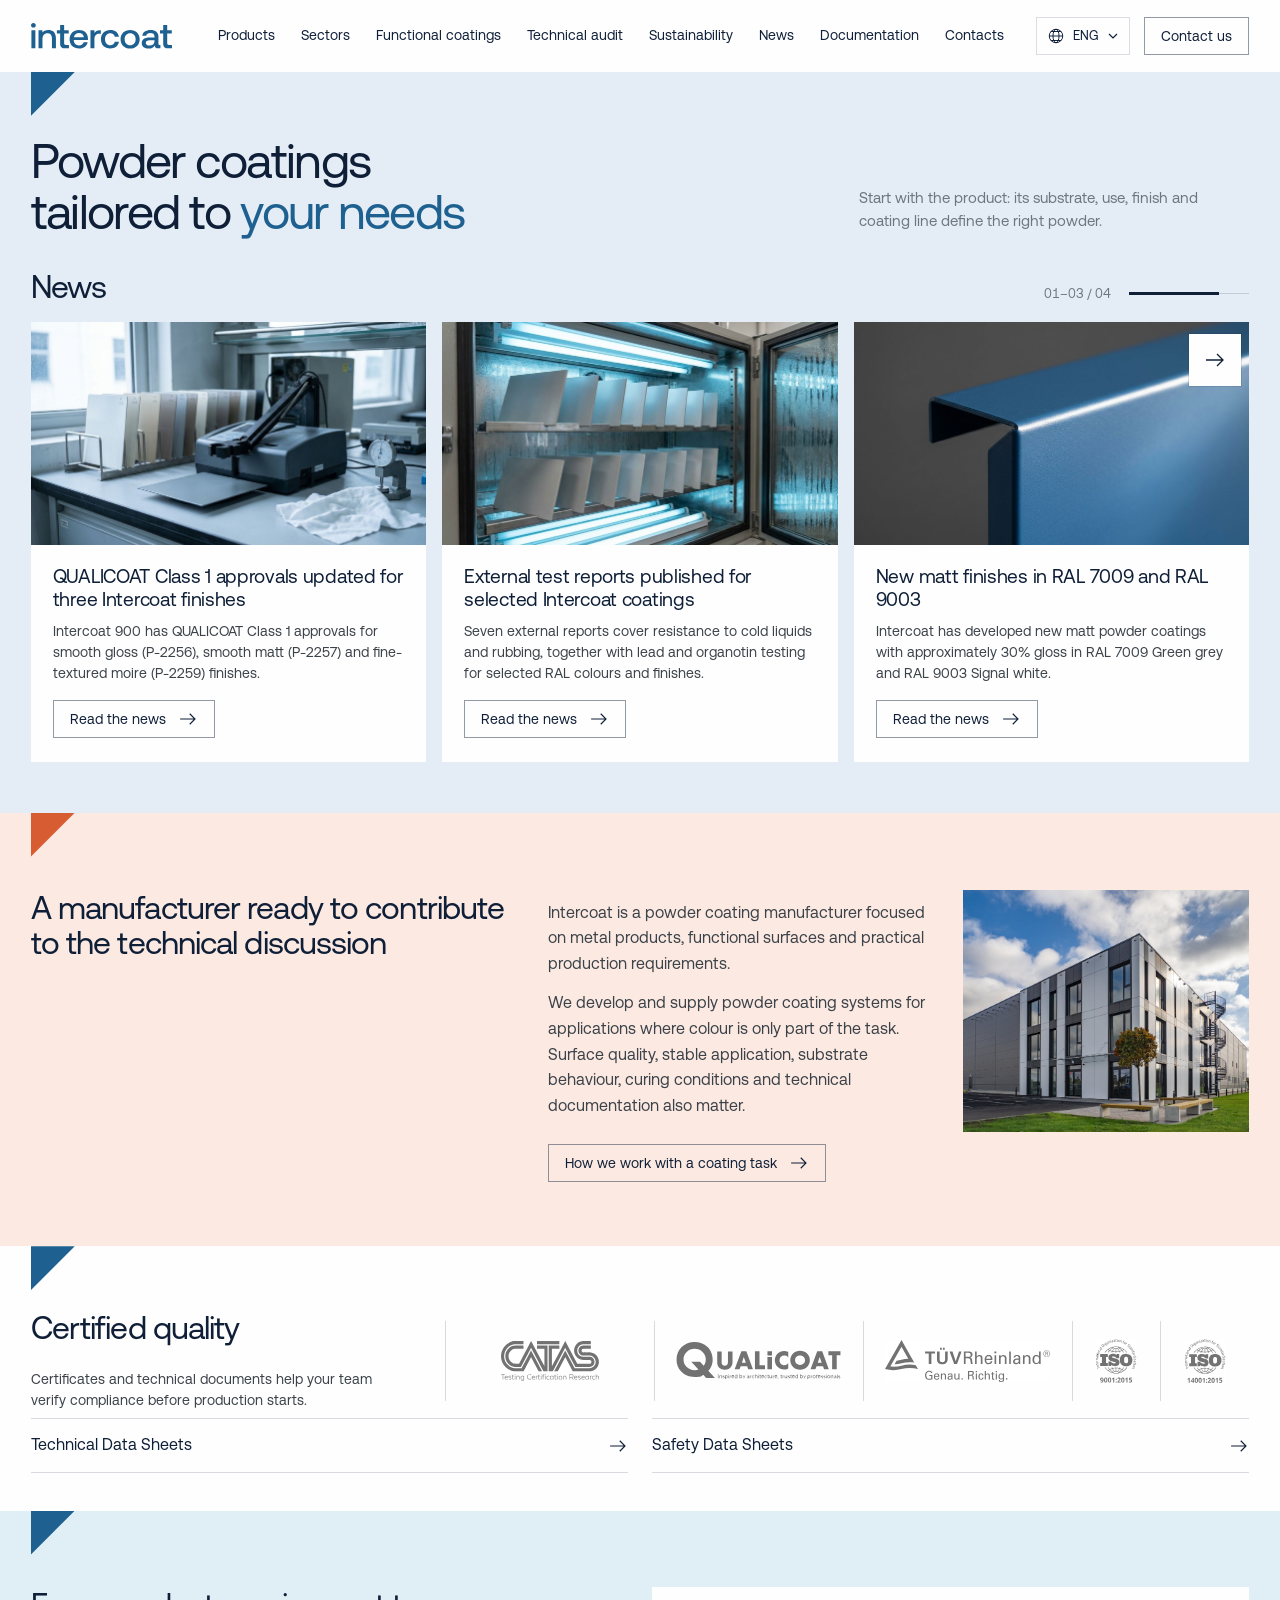
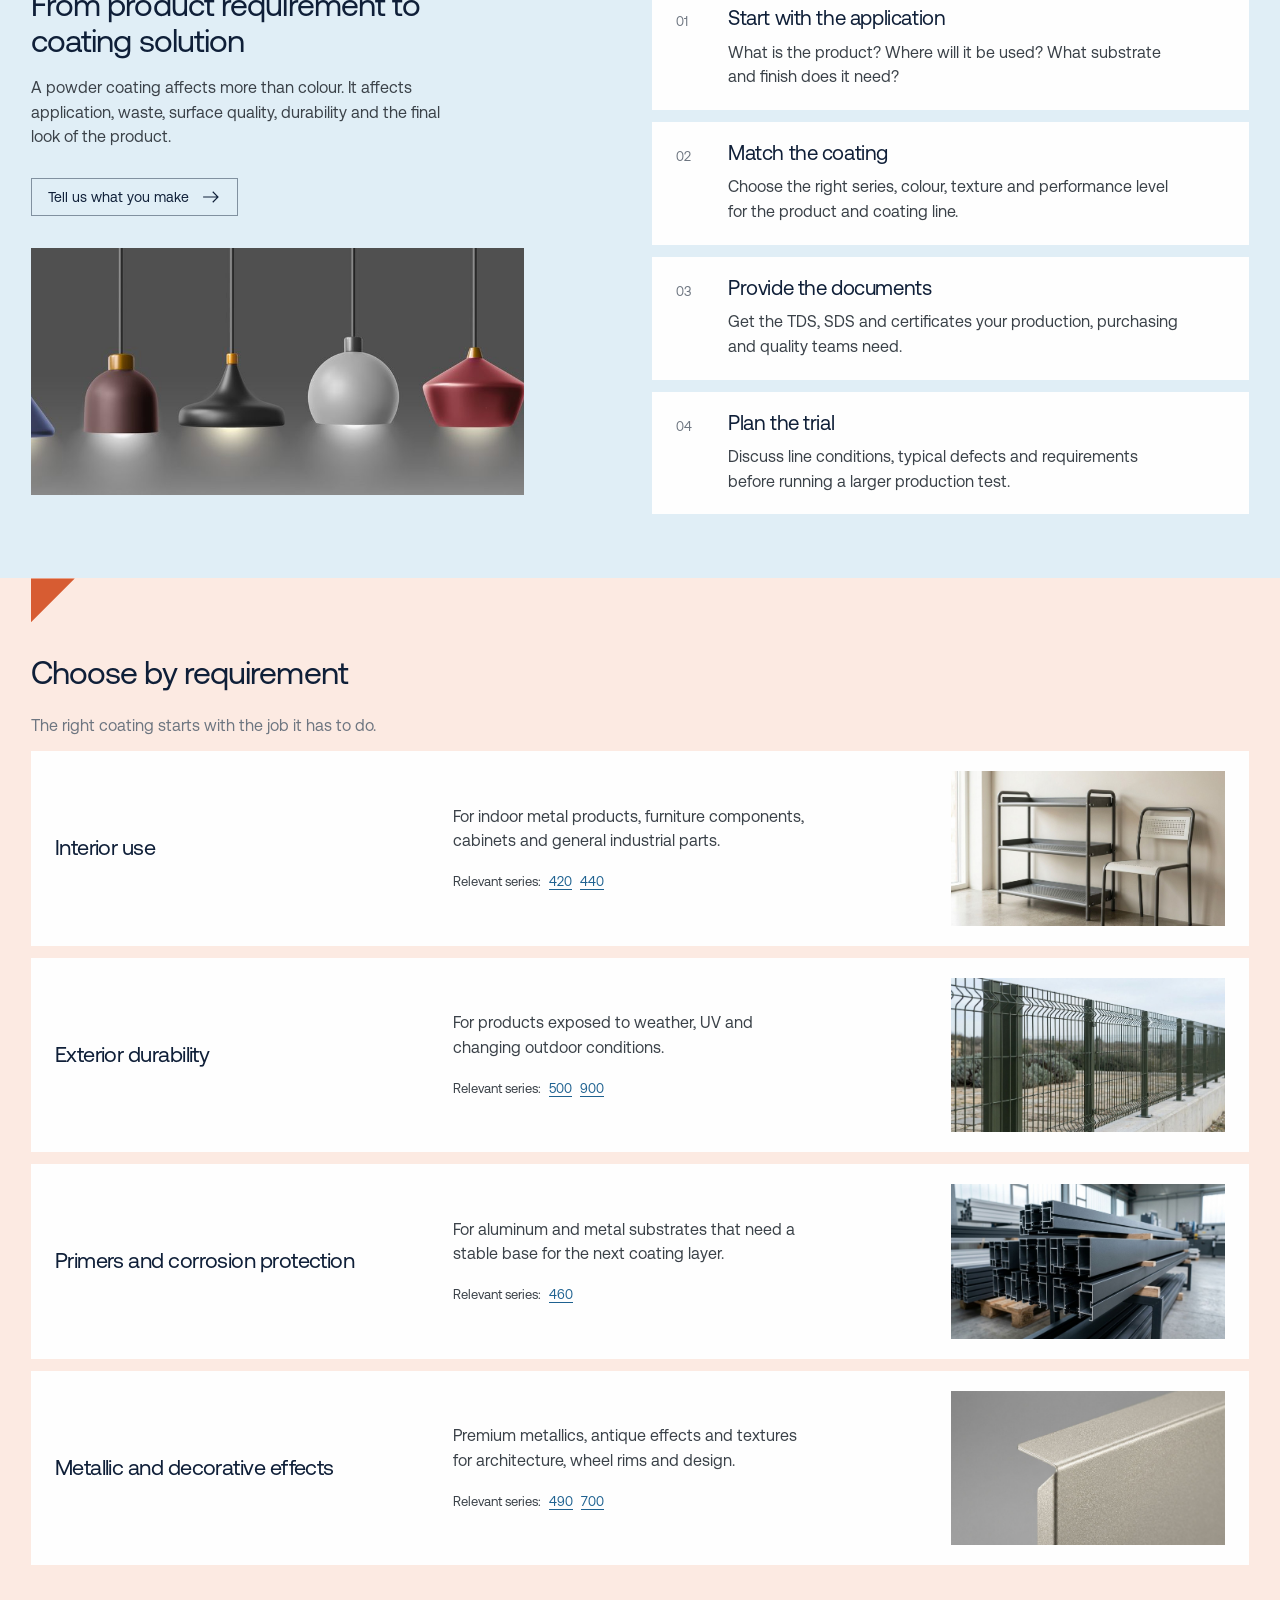
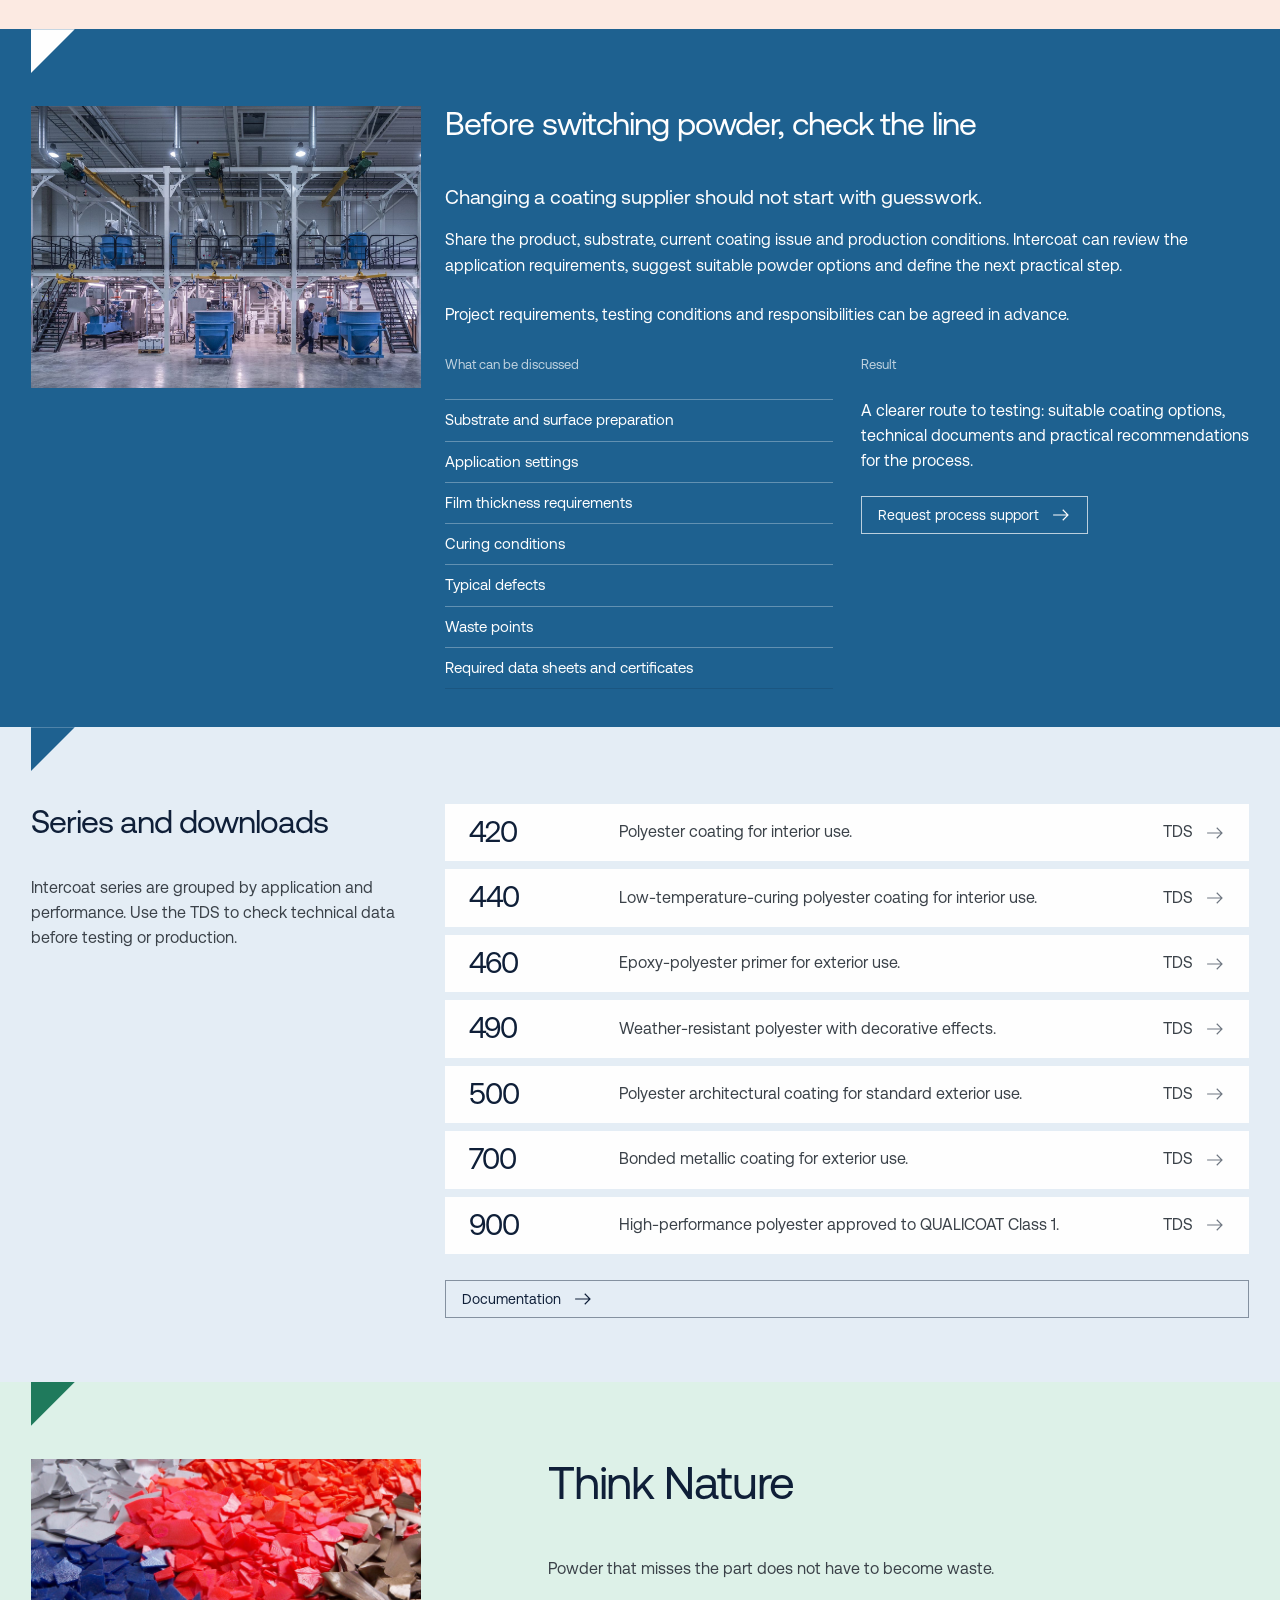
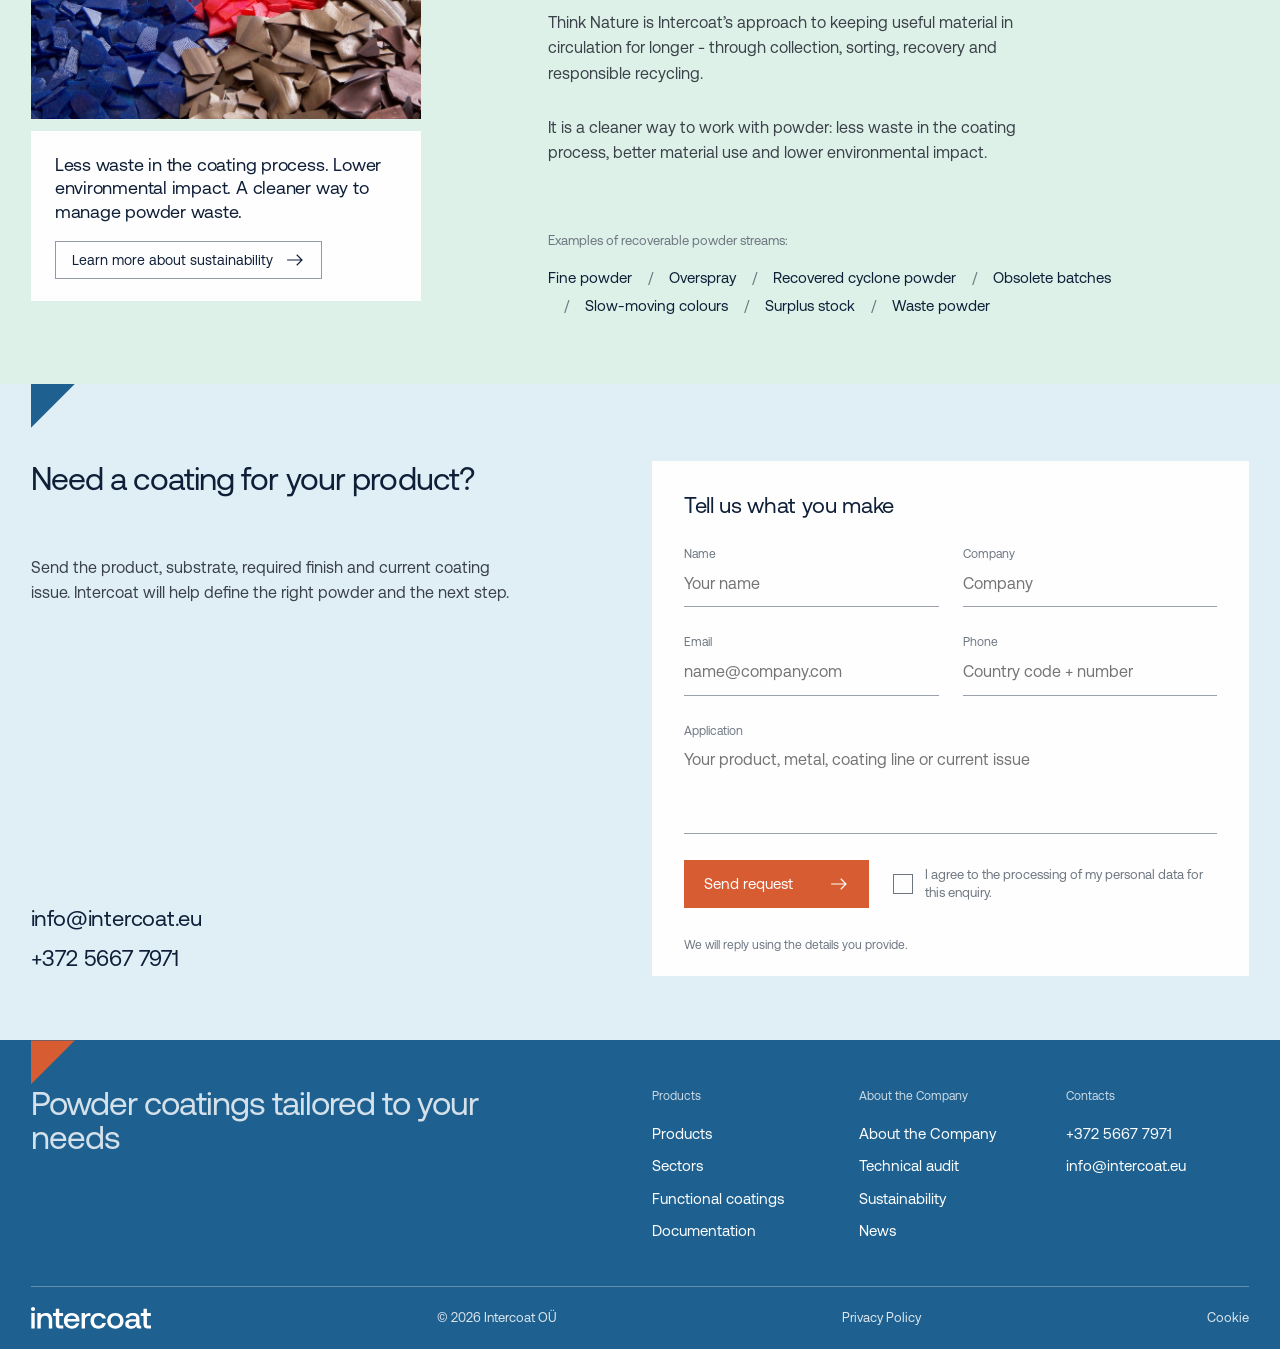
<file: c2/index.html>
<!DOCTYPE html>

<html lang="en"><head><meta charset="utf-8"/><meta content="width=device-width,initial-scale=1" name="viewport"/>
<title>Intercoat — Концепция V2</title><meta content="Start with the product: its substrate, use, finish and coating line define the right powder." name="description"/>
<link href="v1.css?v=1792143735" rel="stylesheet"/><link href="ui.css?v=1792143735" rel="stylesheet"/><link href="ine.css?v=1792143735" rel="stylesheet"/></head>
<body>
<!-- CONTENT: homepage copy and news images from https://www.intercoat.eu/en; series 500/700/900 from https://www.intercoat.eu/en/documentation. Form labels are functional interface text.
     MOTION: the only animations are the news switcher and the language list. News: a short horizontal scroll to the next card on arrow click or swipe, snapping to cards; no autoplay, no loop, no parallax. Link and button hover change colour only. Contact dialog fades in 0.2s. Language list: a 0.2s fade when it opens, closes on Esc, outside click or the close button. Reduced-motion switches the scroll to an instant jump and removes the fade. -->
<header id="header"><div class="wrap hd"><a aria-label="Intercoat" class="logo" href="#top"><img alt="Intercoat" src="img/logo-blue.svg?v=1792143735"/></a><nav aria-label="Main"><a href="#series">Products</a><a href="#apps">Sectors</a><a href="https://www.intercoat.eu/en/functional-coatings" rel="noopener noreferrer" target="_blank">Functional coatings</a><a href="#tech">Technical audit</a><a href="#nature">Sustainability</a><a href="#news">News</a><a href="#certs">Documentation</a><a href="#contact">Contacts</a></nav><div class="act"><button aria-controls="language-panel" aria-expanded="false" aria-label="Select language" class="language-trigger" type="button"><svg aria-hidden="true" fill="none" height="18" stroke="currentColor" stroke-width="1.3" viewbox="0 0 24 24" width="18"><circle cx="12" cy="12" r="9"></circle><ellipse cx="12" cy="12" rx="4" ry="9"></ellipse><path d="M3 12h18M5 6h14M5 18h14"></path></svg><span>ENG</span><svg aria-hidden="true" class="chev" fill="none" height="12" viewbox="0 0 12 12" width="12"><path d="M2 4l4 4 4-4" stroke="currentColor" stroke-width="1.2"></path></svg></button><a class="pill-btn" href="#contact">Contact us</a><button aria-expanded="false" aria-label="Menu" class="burger" type="button"><i></i><i></i></button></div><div class="language-panel" hidden="" id="language-panel"><div class="language-head"><h3>Select your language</h3><button aria-label="Close language selector" class="close-language" type="button">×</button></div><p>Choose a language on intercoat.eu</p><input aria-label="Search languages" class="language-search" placeholder="Search languages" type="search"/><div class="language-options"><a class="language-option current" data-search="English" href="https://www.intercoat.eu/en" lang="en" rel="noopener noreferrer" target="_blank"><span>English</span><span>ENG</span></a><a class="language-option" data-search="Deutsch" href="https://www.intercoat.eu/de" lang="de" rel="noopener noreferrer" target="_blank"><span>Deutsch</span><span>DEU</span></a><a class="language-option" data-search="Eesti" href="https://www.intercoat.eu/et" lang="et" rel="noopener noreferrer" target="_blank"><span>Eesti</span><span>EST</span></a><a class="language-option" data-search="Suomi" href="https://www.intercoat.eu/fi" lang="fi" rel="noopener noreferrer" target="_blank"><span>Suomi</span><span>FIN</span></a><a class="language-option" data-search="Polski" href="https://www.intercoat.eu/pl" lang="pl" rel="noopener noreferrer" target="_blank"><span>Polski</span><span>POL</span></a><a class="language-option" data-search="Slovenščina" href="https://www.intercoat.eu/sl" lang="sl" rel="noopener noreferrer" target="_blank"><span>Slovenščina</span><span>SLV</span></a><a class="language-option" data-search="Slovenčina" href="https://www.intercoat.eu/sk" lang="sk" rel="noopener noreferrer" target="_blank"><span>Slovenčina</span><span>SVK</span></a><a class="language-option" data-search="Lietuvių" href="https://www.intercoat.eu/lt" lang="lt" rel="noopener noreferrer" target="_blank"><span>Lietuvių</span><span>LIT</span></a><a class="language-option" data-search="Srpski" href="https://www.intercoat.eu/sr" lang="sr" rel="noopener noreferrer" target="_blank"><span>Srpski</span><span>SRP</span></a><a class="language-option" data-search="Қазақша" href="https://www.intercoat.eu/kk" lang="kk" rel="noopener noreferrer" target="_blank"><span>Қазақша</span><span>KAZ</span></a><a class="language-option" data-search="Кыргызча" href="https://www.intercoat.eu/ky" lang="ky" rel="noopener noreferrer" target="_blank"><span>Кыргызча</span><span>KGZ</span></a><a class="language-option" data-search="Latviešu" href="https://www.intercoat.eu/lv" lang="lv" rel="noopener noreferrer" target="_blank"><span>Latviešu</span><span>LAV</span></a><a class="language-option" data-search="Français" href="https://www.intercoat.eu/fr" lang="fr" rel="noopener noreferrer" target="_blank"><span>Français</span><span>FRA</span></a><a class="language-option" data-search="Čeština" href="https://www.intercoat.eu/cs" lang="cs" rel="noopener noreferrer" target="_blank"><span>Čeština</span><span>CES</span></a><a class="language-option" data-search="Magyar" href="https://www.intercoat.eu/hu" lang="hu" rel="noopener noreferrer" target="_blank"><span>Magyar</span><span>HUN</span></a><a class="language-option" data-search="Română" href="https://www.intercoat.eu/ro" lang="ro" rel="noopener noreferrer" target="_blank"><span>Română</span><span>RON</span></a><a class="language-option" data-search="Български" href="https://www.intercoat.eu/bg" lang="bg" rel="noopener noreferrer" target="_blank"><span>Български</span><span>BGR</span></a><a class="language-option" data-search="Русский" href="https://www.intercoat.eu/ru" lang="ru" rel="noopener noreferrer" target="_blank"><span>Русский</span><span>RUS</span></a></div><p class="language-empty" hidden="">No language found</p></div></div><div class="mnav"><a href="#series">Products</a><a href="#apps">Sectors</a><a href="https://www.intercoat.eu/en/functional-coatings" rel="noopener noreferrer" target="_blank">Functional coatings</a><a href="#tech">Technical audit</a><a href="#nature">Sustainability</a><a href="#news">News</a><a href="#certs">Documentation</a><a href="#contact">Contacts</a><a href="#contact">Contact us</a></div></header>
<main id="top">
<section aria-label="News" id="news"><div class="wrap">
<div class="g12 intro"><h1>Powder coatings<br/>tailored to <span>your needs</span></h1><p>Start with the product: its substrate, use, finish and coating line define the right powder.</p></div>
<div class="news-head"><h2>News</h2><div class="news-meta"><span aria-live="polite" class="news-count">01–02 / 04</span><span class="bar"><b></b></span></div></div>
<div class="news-view" data-v5-news=""><div aria-label="News" aria-roledescription="carousel" class="track" role="group" tabindex="0"><article class="ncard"><a aria-hidden="true" class="ph" href="https://www.intercoat.eu/en/news/qualicoat-approvals" rel="noopener noreferrer" tabindex="-1" target="_blank"><img alt="Benchtop spectrophotometer and a rack of coated test panels in a coatings laboratory" loading="eager" src="img/news-qualicoat.jpg?v=1792143735"/></a><div class="tx"><h3><a href="https://www.intercoat.eu/en/news/qualicoat-approvals" rel="noopener noreferrer" target="_blank">QUALICOAT Class 1 approvals updated for three Intercoat finishes</a></h3><p>Intercoat 900 has QUALICOAT Class 1 approvals for smooth gloss (P-2256), smooth matt (P-2257) and fine-textured moire (P-2259) finishes.</p><a class="pill-btn" href="https://www.intercoat.eu/en/news/qualicoat-approvals" rel="noopener noreferrer" target="_blank">Read the news<svg aria-hidden="true" class="arr" fill="none" viewbox="0 0 22 16"><path d="M2 8h17M13 2l6 6-6 6" stroke="currentColor" stroke-width="1.3"></path></svg></a></div></article><article class="ncard"><a aria-hidden="true" class="ph" href="https://www.intercoat.eu/en/news/external-test-protocols" rel="noopener noreferrer" tabindex="-1" target="_blank"><img alt="Coated test panels inside a UV test chamber" loading="eager" src="img/news-protocols.jpg?v=1792143735"/></a><div class="tx"><h3><a href="https://www.intercoat.eu/en/news/external-test-protocols" rel="noopener noreferrer" target="_blank">External test reports published for selected Intercoat coatings</a></h3><p>Seven external reports cover resistance to cold liquids and rubbing, together with lead and organotin testing for selected RAL colours and finishes.</p><a class="pill-btn" href="https://www.intercoat.eu/en/news/external-test-protocols" rel="noopener noreferrer" target="_blank">Read the news<svg aria-hidden="true" class="arr" fill="none" viewbox="0 0 22 16"><path d="M2 8h17M13 2l6 6-6 6" stroke="currentColor" stroke-width="1.3"></path></svg></a></div></article><article class="ncard"><a aria-hidden="true" class="ph" href="https://www.intercoat.eu/en/news/matt-ral-7009-9003" rel="noopener noreferrer" tabindex="-1" target="_blank"><img alt="Bent blue powder-coated sheet with a soft matt finish" loading="eager" src="img/news-matt.jpg?v=1792143735"/></a><div class="tx"><h3><a href="https://www.intercoat.eu/en/news/matt-ral-7009-9003" rel="noopener noreferrer" target="_blank">New matt finishes in RAL 7009 and RAL 9003</a></h3><p>Intercoat has developed new matt powder coatings with approximately 30% gloss in RAL 7009 Green grey and RAL 9003 Signal white.</p><a class="pill-btn" href="https://www.intercoat.eu/en/news/matt-ral-7009-9003" rel="noopener noreferrer" target="_blank">Read the news<svg aria-hidden="true" class="arr" fill="none" viewbox="0 0 22 16"><path d="M2 8h17M13 2l6 6-6 6" stroke="currentColor" stroke-width="1.3"></path></svg></a></div></article><article class="ncard"><a aria-hidden="true" class="ph" href="https://www.intercoat.eu/en/news/smoother-moire" rel="noopener noreferrer" tabindex="-1" target="_blank"><img alt="Bronze powder-coated sheet with a fine moire texture" loading="eager" src="img/news-moire.jpg?v=1792143735"/></a><div class="tx"><h3><a href="https://www.intercoat.eu/en/news/smoother-moire" rel="noopener noreferrer" target="_blank">Smoother textured finishes for interior applications</a></h3><p>Smoother textured finishes are available for interior metal products where the texture should look controlled and refined.</p><a class="pill-btn" href="https://www.intercoat.eu/en/news/smoother-moire" rel="noopener noreferrer" target="_blank">Read the news<svg aria-hidden="true" class="arr" fill="none" viewbox="0 0 22 16"><path d="M2 8h17M13 2l6 6-6 6" stroke="currentColor" stroke-width="1.3"></path></svg></a></div></article></div>
<button aria-label="Previous news" class="nav-btn prev" disabled="" type="button"><svg aria-hidden="true" fill="none" viewbox="0 0 22 16"><path d="M20 8H3M9 2L3 8l6 6" stroke="currentColor" stroke-width="1.3"></path></svg></button><button aria-label="Next news" class="nav-btn next" type="button"><svg aria-hidden="true" fill="none" viewbox="0 0 22 16"><path d="M2 8h17M13 2l6 6-6 6" stroke="currentColor" stroke-width="1.3"></path></svg></button></div>
</div></section>
<section class="sec co" id="about"><div class="wrap"><div class="rule row3"><h2>A manufacturer ready to contribute to the technical discussion</h2><div class="copy"><p>Intercoat is a powder coating manufacturer focused on metal products, functional surfaces and practical production requirements.</p><p>We develop and supply powder coating systems for applications where colour is only part of the task. Surface quality, stable application, substrate behaviour, curing conditions and technical documentation also matter.</p><button aria-expanded="false" class="pill-btn company-toggle" data-close="Back to the photo" data-open="How we work with a coating task" type="button"><span class="lbl">How we work with a coating task</span><svg aria-hidden="true" class="arr" fill="none" viewbox="0 0 22 16"><path d="M2 8h17M13 2l6 6-6 6" stroke="currentColor" stroke-width="1.3"></path></svg></button></div><div class="vis"><img alt="The coating plant seen from outside: a light panelled facade beside the production hall" src="img/company.jpg?v=1792143735"/><div class="long" hidden=""><p>Intercoat is a powder coating manufacturer for companies that produce metal products and need a coating that fits their application, not only their colour reference.</p><p>The people behind Intercoat work with the questions that usually decide whether a coating will be suitable for production: the substrate, the shape of the part, the required finish, the curing process, functional surface needs and the documents required before testing.</p><p>This is why our starting point is simple: show us the product, the surface and the task it has to perform. From there, we can help define the coating direction, prepare the technical information and plan the next practical step.</p></div></div></div></div></section>
<section class="sec cq" id="certs"><div class="wrap"><div class="rule g12"><div class="head"><h2>Certified quality</h2><p>Certificates and technical documents help your team verify compliance before production starts.</p></div><div class="marks"><div class="mark"><img alt="CATAS" src="img/certs/catas_2d5f42d5e2.svg?v=1792143735"/><span>CATAS</span></div><div class="mark"><img alt="QUALICOAT" src="img/certs/qualicoat_4cabadf883.svg?v=1792143735"/><span>QUALICOAT</span></div><div class="mark"><img alt="TÜV Rheinland" src="img/certs/tuv_rheinland_47c703d616.svg?v=1792143735"/><span>TÜV Rheinland</span></div><div class="mark"><img alt="ISO 9001:2015" src="img/certs/iso_9001_5d75c000ea.svg?v=1792143735"/><span>ISO 9001:2015</span></div><div class="mark"><img alt="ISO 14001:2015" src="img/certs/iso_14001_3194e5c99c.svg?v=1792143735"/><span>ISO 14001:2015</span></div></div><div class="docs"><a href="https://www.intercoat.eu/en/documentation">Technical Data Sheets<svg aria-hidden="true" class="arr" fill="none" viewbox="0 0 22 16"><path d="M2 8h17M13 2l6 6-6 6" stroke="currentColor" stroke-width="1.3"></path></svg></a><a href="https://www.intercoat.eu/en/documentation">Safety Data Sheets<svg aria-hidden="true" class="arr" fill="none" viewbox="0 0 22 16"><path d="M2 8h17M13 2l6 6-6 6" stroke="currentColor" stroke-width="1.3"></path></svg></a></div></div></div></section>
<section class="sec st" id="custom"><div class="wrap"><div class="rule g12"><div class="head"><h2>From product requirement to coating solution</h2><p>A powder coating affects more than colour. It affects application, waste, surface quality, durability and the final look of the product.</p><a class="pill-btn" href="#contact">Tell us what you make<svg aria-hidden="true" class="arr" fill="none" viewbox="0 0 22 16"><path d="M2 8h17M13 2l6 6-6 6" stroke="currentColor" stroke-width="1.3"></path></svg></a><img alt="Pendant lamps with powder-coated shades in several colours" class="st-photo" height="398" loading="lazy" src="img/client-lamps.jpg?v=1792143735" width="1400"/></div><ol><li><i>01</i><h3>Start with the application</h3><p>What is the product? Where will it be used? What substrate and finish does it need?</p></li><li><i>02</i><h3>Match the coating</h3><p>Choose the right series, colour, texture and performance level for the product and coating line.</p></li><li><i>03</i><h3>Provide the documents</h3><p>Get the TDS, SDS and certificates your production, purchasing and quality teams need.</p></li><li><i>04</i><h3>Plan the trial</h3><p>Discuss line conditions, typical defects and requirements before running a larger production test.</p></li></ol></div></div></section>
<section class="sec rq" id="apps"><div class="wrap"><div class="rule"><h2>Choose by requirement</h2><p class="sub">The right coating starts with the job it has to do.</p></div><div class="items"><div class="item"><h3>Interior use</h3><div class="tx"><p>For indoor metal products, furniture components, cabinets and general industrial parts.</p><p class="ser">Relevant series:<a href="#series">420</a><a href="#series">440</a></p></div><div class="ph"><img alt="Powder-coated tubular steel shelving and a steel chair in a daylit room" src="img/req-interior.jpg?v=1792143735"/></div></div><div class="item"><h3>Exterior durability</h3><div class="tx"><p>For products exposed to weather, UV and changing outdoor conditions.</p><p class="ser">Relevant series:<a href="#series">500</a><a href="#series">900</a></p></div><div class="ph"><img alt="A green powder-coated welded mesh fence along a concrete base" src="img/req-exterior.jpg?v=1792143735"/></div></div><div class="item"><h3>Primers and corrosion protection</h3><div class="tx"><p>For aluminum and metal substrates that need a stable base for the next coating layer.</p><p class="ser">Relevant series:<a href="#series">460</a></p></div><div class="ph"><img alt="Stacks of aluminium profiles in a production hall" src="img/req-primer.jpg?v=1792143735"/></div></div><div class="item"><h3>Metallic and decorative effects</h3><div class="tx"><p>Premium metallics, antique effects and textures for architecture, wheel rims and design.</p><p class="ser">Relevant series:<a href="#series">490</a><a href="#series">700</a></p></div><div class="ph"><img alt="A bent sheet with a fine metallic powder coating" src="img/req-metallic.jpg?v=1792143735"/></div></div></div></div></section>
<section class="sec au" id="tech"><div class="wrap"><div class="rule"><div class="wide"><img alt="Intercoat powder production hall seen in full: mixing vessels on the upper deck and collection hoppers on the floor below" src="img/client-factory.jpg?v=1792143735"/></div><div class="g12"><h2>Before switching powder, check the line</h2><div class="body"><p class="lead">Changing a coating supplier should not start with guesswork.</p><div class="copy"><p>Share the product, substrate, current coating issue and production conditions. Intercoat can review the application requirements, suggest suitable powder options and define the next practical step.</p><p>Project requirements, testing conditions and responsibilities can be agreed in advance.</p></div><div class="two"><div><h3>What can be discussed</h3><ul><li>Substrate and surface preparation</li><li>Application settings</li><li>Film thickness requirements</li><li>Curing conditions</li><li>Typical defects</li><li>Waste points</li><li>Required data sheets and certificates</li></ul></div><div><h3>Result</h3><p>A clearer route to testing: suitable coating options, technical documents and practical recommendations for the process.</p><a class="pill-btn" href="#contact">Request process support<svg aria-hidden="true" class="arr" fill="none" viewbox="0 0 22 16"><path d="M2 8h17M13 2l6 6-6 6" stroke="currentColor" stroke-width="1.3"></path></svg></a></div></div></div></div></div></div></section>
<section class="sec se" id="series"><div class="wrap"><div class="rule g12"><div class="head"><h2>Series and downloads</h2><p>Intercoat series are grouped by application and performance. Use the TDS to check technical data before testing or production.</p></div><div class="list"><a class="r" href="https://www.intercoat.eu/en/documentation/tds/intercoat-420-industrial"><b>420</b><span>Polyester coating for interior use.</span><em><span>TDS</span><svg aria-hidden="true" class="arr" fill="none" viewbox="0 0 22 16"><path d="M2 8h17M13 2l6 6-6 6" stroke="currentColor" stroke-width="1.3"></path></svg></em></a><a class="r" href="https://www.intercoat.eu/en/documentation/tds/intercoat-440-lt"><b>440</b><span>Low-temperature-curing polyester coating for interior use.</span><em><span>TDS</span><svg aria-hidden="true" class="arr" fill="none" viewbox="0 0 22 16"><path d="M2 8h17M13 2l6 6-6 6" stroke="currentColor" stroke-width="1.3"></path></svg></em></a><a class="r" href="https://www.intercoat.eu/en/documentation/tds/intercoat-460-primer"><b>460</b><span>Epoxy-polyester primer for exterior use.</span><em><span>TDS</span><svg aria-hidden="true" class="arr" fill="none" viewbox="0 0 22 16"><path d="M2 8h17M13 2l6 6-6 6" stroke="currentColor" stroke-width="1.3"></path></svg></em></a><a class="r" href="https://www.intercoat.eu/en/documentation/tds/intercoat-490-metallic-dry"><b>490</b><span>Weather-resistant polyester with decorative effects.</span><em><span>TDS</span><svg aria-hidden="true" class="arr" fill="none" viewbox="0 0 22 16"><path d="M2 8h17M13 2l6 6-6 6" stroke="currentColor" stroke-width="1.3"></path></svg></em></a><a class="r" href="https://www.intercoat.eu/en/documentation/tds/intercoat-500-standard"><b>500</b><span>Polyester architectural coating for standard exterior use.</span><em><span>TDS</span><svg aria-hidden="true" class="arr" fill="none" viewbox="0 0 22 16"><path d="M2 8h17M13 2l6 6-6 6" stroke="currentColor" stroke-width="1.3"></path></svg></em></a><a class="r" href="https://www.intercoat.eu/en/documentation/tds/intercoat-700-metallic-bonding"><b>700</b><span>Bonded metallic coating for exterior use.</span><em><span>TDS</span><svg aria-hidden="true" class="arr" fill="none" viewbox="0 0 22 16"><path d="M2 8h17M13 2l6 6-6 6" stroke="currentColor" stroke-width="1.3"></path></svg></em></a><a class="r" href="https://www.intercoat.eu/en/documentation/tds/intercoat-900-q1"><b>900</b><span>High-performance polyester approved to QUALICOAT Class 1.</span><em><span>TDS</span><svg aria-hidden="true" class="arr" fill="none" viewbox="0 0 22 16"><path d="M2 8h17M13 2l6 6-6 6" stroke="currentColor" stroke-width="1.3"></path></svg></em></a><a class="pill-btn more" href="https://www.intercoat.eu/en/documentation">Documentation<svg aria-hidden="true" class="arr" fill="none" viewbox="0 0 22 16"><path d="M2 8h17M13 2l6 6-6 6" stroke="currentColor" stroke-width="1.3"></path></svg></a></div></div></div></section>
<section class="sec nt" id="nature"><div class="wrap"><div class="rule g12"><div class="nleft"><div class="ph"><img alt="Sorted powder chips in blue, red, grey and bronze, collected for recovery" src="img/nature.jpg?v=1792143735"/></div><div class="ncard2"><p class="note">Less waste in the coating process. Lower environmental impact. A cleaner way to manage powder waste.</p><a class="pill-btn" href="https://www.intercoat.eu/en/sustainability">Learn more about sustainability<svg aria-hidden="true" class="arr" fill="none" viewbox="0 0 22 16"><path d="M2 8h17M13 2l6 6-6 6" stroke="currentColor" stroke-width="1.3"></path></svg></a></div></div><div class="copy"><div class="top"><h2>Think Nature</h2><div class="paras"><p>Powder that misses the part does not have to become waste.</p><p>Think Nature is Intercoat’s approach to keeping useful material in circulation for longer - through collection, sorting, recovery and responsible recycling.</p><p>It is a cleaner way to work with powder: less waste in the coating process, better material use and lower environmental impact.</p></div></div><div class="bottom"><div class="streams"><h3>Examples of recoverable powder streams:</h3><p><span>Fine powder</span><span>Overspray</span><span>Recovered cyclone powder</span><span>Obsolete batches</span><span>Slow-moving colours</span><span>Surplus stock</span><span>Waste powder</span></p></div></div></div></div></div></section>
<section id="contact"><div class="wrap g12"><div class="l"><h2>Need a coating for your product?</h2><p>Send the product, substrate, required finish and current coating issue. Intercoat will help define the right powder and the next step.</p><div class="contact-details"><a href="mailto:info@intercoat.eu">info@intercoat.eu</a><a href="tel:+37256677971">+372 5667 7971</a></div></div><form class="contact-form" data-ic-form="1" data-name="Contact form"><h3>Tell us what you make</h3><div class="row form-row"><label class="field col"><span>Name</span><input name="name" placeholder="Your name" required="" type="text"/></label><label class="field col"><span>Company</span><input name="company" placeholder="Company" type="text"/></label></div><div class="row form-row"><label class="field col"><span>Email</span><input name="email" placeholder="name@company.com" required="" type="email"/></label><label class="field col"><span>Phone</span><input name="phone" placeholder="Country code + number" type="tel"/></label></div><label class="field col"><span>Application</span><textarea name="application" placeholder="Your product, metal, coating line or current issue" required="" rows="3"></textarea></label><div class="submit-row row"><button class="btn orange" type="submit">Send request <svg aria-hidden="true" class="arr" fill="none" viewbox="0 0 22 16"><path d="M2 8h17M13 2l6 6-6 6" stroke="currentColor" stroke-width="1.3"></path></svg></button><label class="consent row"><input required="" type="checkbox"/><span>I agree to the processing of my personal data for this enquiry.</span></label></div><p class="form-caption">We will reply using the details you provide.</p></form></div></section>
</main>
<footer id="footer"><div class="wrap"><div class="rule"><div class="g12 ft-top"><p class="tag">Powder coatings tailored to your needs</p><div class="cols"><div class="col"><span>Products</span><a href="#series">Products</a><a href="#apps">Sectors</a><a href="https://www.intercoat.eu/en/functional-coatings">Functional coatings</a><a href="https://www.intercoat.eu/en/documentation">Documentation</a></div><div class="col"><span>About the Company</span><a href="https://www.intercoat.eu/en/company">About the Company</a><a href="#tech">Technical audit</a><a href="#nature">Sustainability</a><a href="#news">News</a></div><div class="col"><span>Contacts</span><a href="tel:+37256677971">+372 5667 7971</a><a href="mailto:info@intercoat.eu">info@intercoat.eu</a></div></div></div><div class="ft-bot"><img alt="Intercoat" src="img/logo-white.svg?v=1792143735"/><span>© 2026 Intercoat OÜ</span><a href="https://www.intercoat.eu/en/privacy-policy">Privacy Policy</a><button aria-label="Cookie settings" class="cookie-settings" type="button">Cookie<span class="m-only"> settings</span></button></div></div></div></footer>
<script defer="" src="ui.js?v=1792143735"></script><script defer="" src="v1.js?v=1792143735"></script>
<script>/* overscroll (Safari rubber-band): white above the page top, footer blue below the footer */(function(){var r=document.documentElement;function u(){r.style.backgroundColor=(window.pageYOffset||0)<window.innerHeight*.5?'#FEFEFE':'#1E6190'}window.addEventListener('scroll',u,{passive:true});window.addEventListener('resize',u);u()})();</script><script>/* overscroll (Safari rubber-band): white above the page top, footer blue below the footer */(function(){var r=document.documentElement;function u(){r.style.backgroundColor=(window.pageYOffset||0)<window.innerHeight*.5?'#FEFEFE':'#1E6190'}window.addEventListener('scroll',u,{passive:true});window.addEventListener('resize',u);u()})();</script></body></html>
</file>
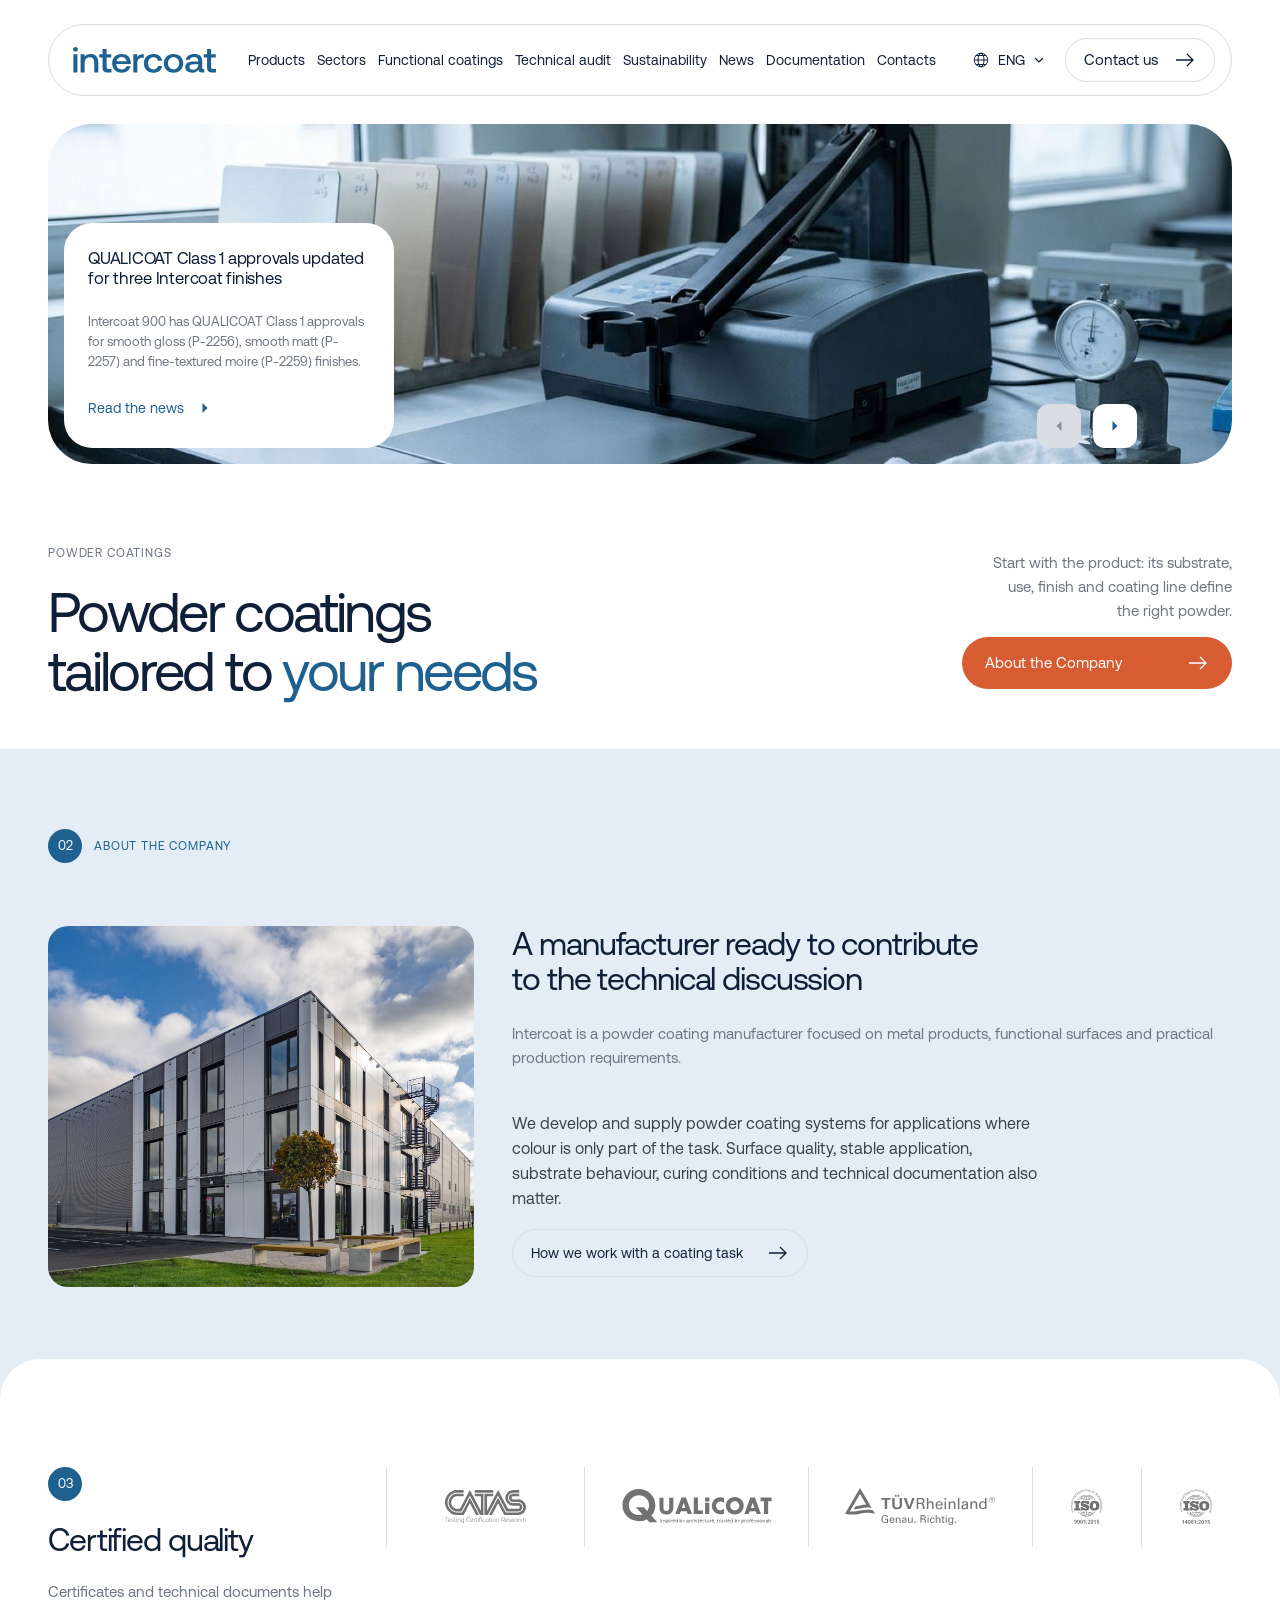
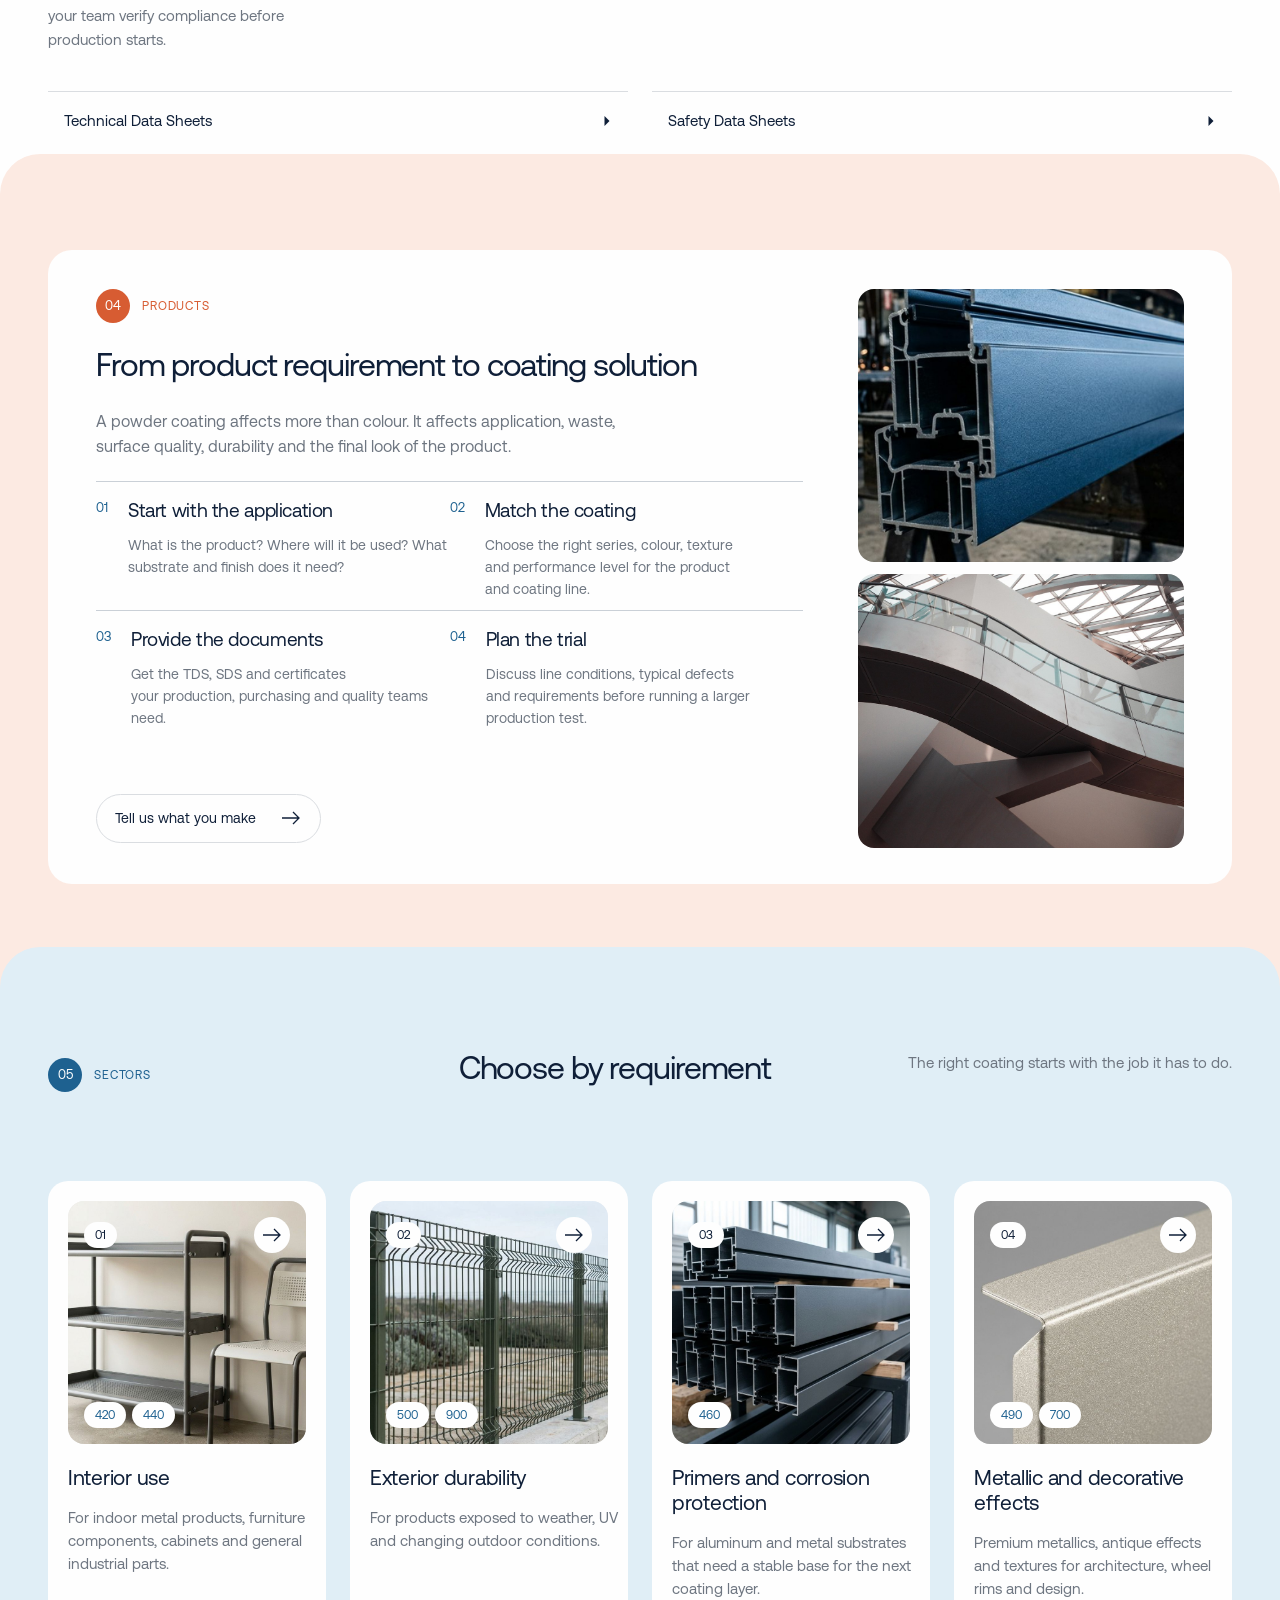
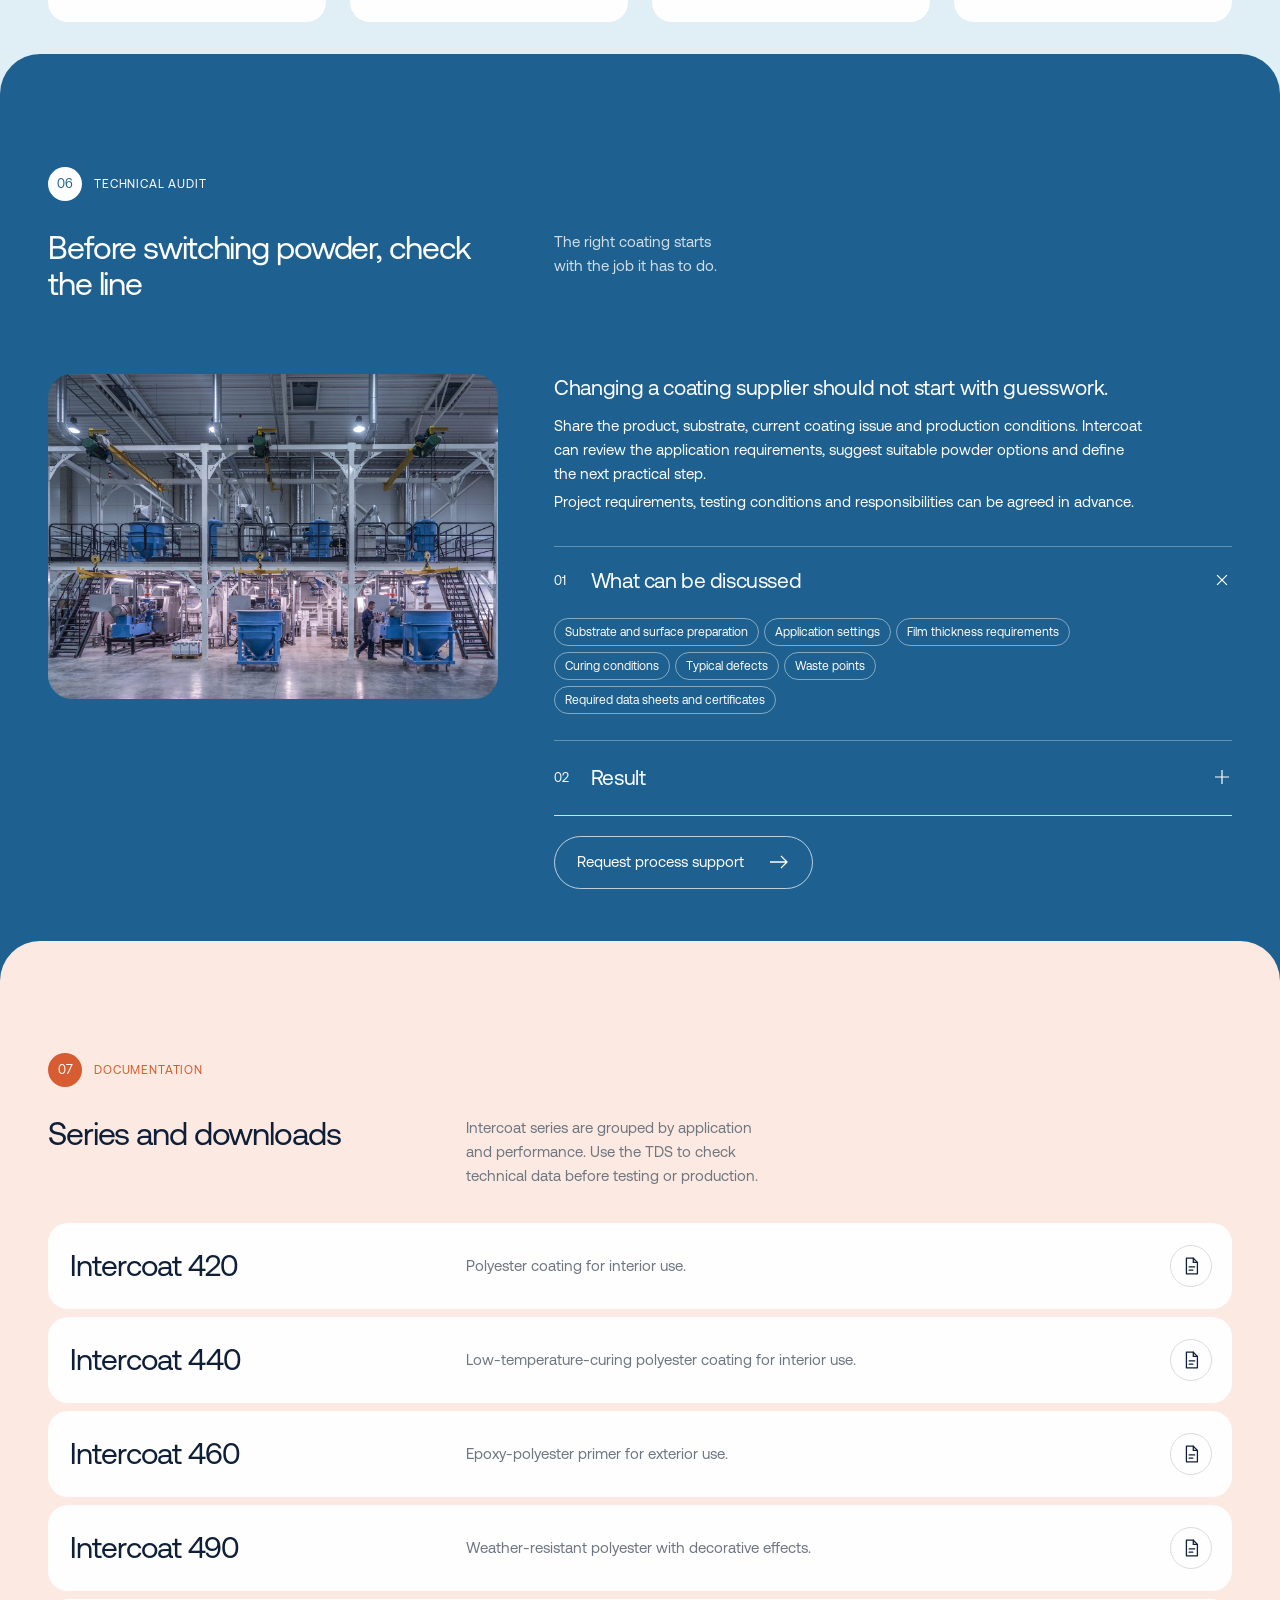
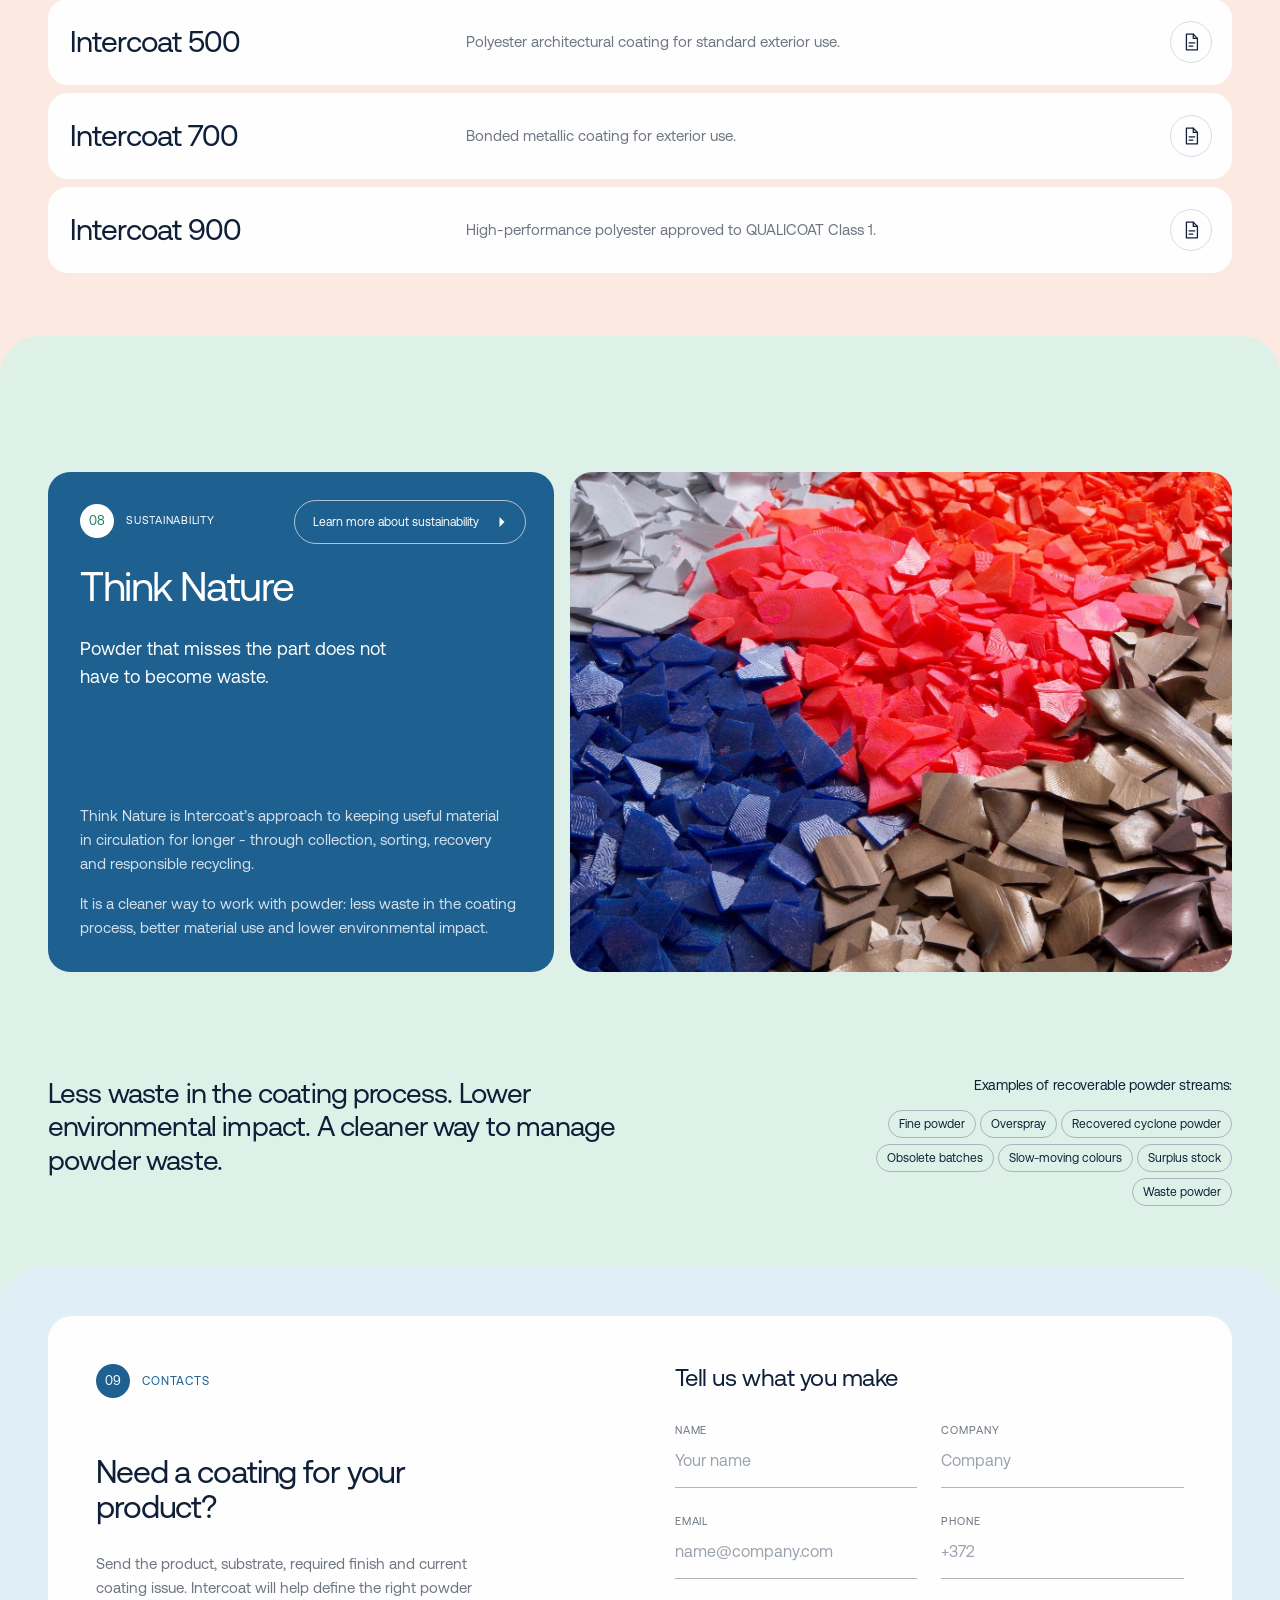
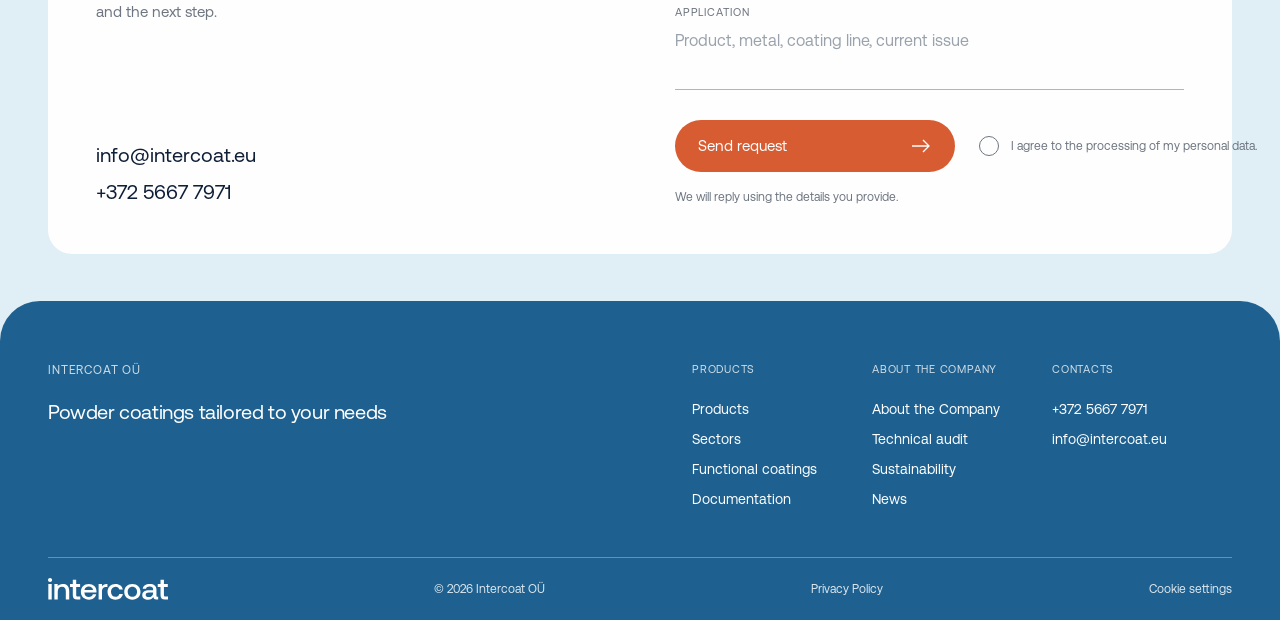
<file: c3/index.html>
<!DOCTYPE html>

<html lang="en"><head><meta charset="utf-8"/><meta content="width=device-width, initial-scale=1" name="viewport"/><title>Intercoat — Концепция V3</title><meta content="Start with the product: its substrate, use, finish and coating line define the right powder." name="description"/><link as="font" crossorigin="" href="fonts/aeonikpro-regular.otf?v=1792143735" rel="preload" type="font/otf"/><link href="base.css?v=1792143735" rel="stylesheet"/><link href="style.css?v=1792143735" rel="stylesheet"/><script defer="" src="app.js?v=1792143735"></script><link href="ui.css?v=1792143735" rel="stylesheet"/><script defer="" src="ui.js?v=1792143735"></script><link href="restore.css?v=1792143735" rel="stylesheet"/><script defer="" src="restore.js?v=1792143735"></script><link href="final3.css?v=1792143735" rel="stylesheet"/><link href="ine.css?v=1792143735" rel="stylesheet"/><script defer="" src="final3.js?v=1792143735"></script></head><body><!-- CONTENT: homepage copy and news images from https://www.intercoat.eu/en; series 500/700/900 from https://www.intercoat.eu/en/documentation. Form labels and microcopy are functional interface text. MOTION: news changes only on arrow click or swipe, no autoplay, no loop. Dialog and language list fade in 0.2s. Hover changes colour only; arrows stay still. Reduced-motion removes transitions. -->
<a class="skip-link" href="#hero">Skip to content</a><main data-name="Intercoat — Home · Light"><header class="row" data-name="Header" id="header"><a aria-label="Intercoat home" class="brand" href="#hero"><img alt="intercoat" class="logo" src="img/logo-blue.svg?v=1792143735"/></a><nav aria-label="Main navigation" class="nav row" data-name="Desktop navigation"><a href="#series">Products</a><a href="#apps">Sectors</a><a href="https://www.intercoat.eu/en/functional-coatings" rel="noopener noreferrer" target="_blank">Functional coatings</a><a href="#tech">Technical audit</a><a href="#nature">Sustainability</a><a href="#news">News</a><a href="#certs">Documentation</a><a href="#contact">Contacts</a></nav><div class="header-actions row" data-name="Header actions"><button aria-controls="language-panel" aria-expanded="false" class="language-trigger row" data-name="Language selector"><svg aria-hidden="true" fill="none" height="18" stroke="currentColor" stroke-width="1.3" viewbox="0 0 24 24" width="18"><circle cx="12" cy="12" r="9"></circle><ellipse cx="12" cy="12" rx="4" ry="9"></ellipse><path d="M3 12h18M5 6h14M5 18h14"></path></svg><span>ENG</span><svg aria-hidden="true" fill="none" height="12" viewbox="0 0 12 12" width="12"><path d="M2 4l4 4 4-4" stroke="currentColor" stroke-width="1.2"></path></svg></button><a class="btn outline" data-name="CTA / Contact" href="#contact">Contact us<svg aria-hidden="true" class="arr" fill="none" height="16" viewbox="0 0 22 16" width="22"><path d="M2 8h17M13 2l6 6-6 6" stroke="currentColor" stroke-width="1.3"></path></svg></a><button aria-controls="mobile-menu" aria-expanded="false" aria-label="Open menu" class="menu-trigger" data-name="Mobile menu"><i></i><i></i></button></div><div class="language-panel" data-name="Language selector / Open" hidden="" id="language-panel"><div class="language-head row"><h3>Select your language</h3><button aria-label="Close language selector" class="close-language">×</button></div><p>Choose a language on intercoat.eu</p><input aria-label="Search languages" class="language-search" placeholder="Search languages" type="search"/><div class="language-options"><a class="language-option current" data-search="English" href="https://www.intercoat.eu/en" lang="en"><span>English</span><span>ENG</span></a><a class="language-option" data-search="Deutsch" href="https://www.intercoat.eu/de" lang="de"><span>Deutsch</span><span>DEU</span></a><a class="language-option" data-search="Eesti" href="https://www.intercoat.eu/et" lang="et"><span>Eesti</span><span>EST</span></a><a class="language-option" data-search="Suomi" href="https://www.intercoat.eu/fi" lang="fi"><span>Suomi</span><span>FIN</span></a><a class="language-option" data-search="Polski" href="https://www.intercoat.eu/pl" lang="pl"><span>Polski</span><span>POL</span></a><a class="language-option" data-search="Slovenščina" href="https://www.intercoat.eu/sl" lang="sl"><span>Slovenščina</span><span>SLV</span></a><a class="language-option" data-search="Slovenčina" href="https://www.intercoat.eu/sk" lang="sk"><span>Slovenčina</span><span>SVK</span></a><a class="language-option" data-search="Lietuvių" href="https://www.intercoat.eu/lt" lang="lt"><span>Lietuvių</span><span>LIT</span></a><a class="language-option" data-search="Srpski" href="https://www.intercoat.eu/sr" lang="sr"><span>Srpski</span><span>SRP</span></a><a class="language-option" data-search="Қазақша" href="https://www.intercoat.eu/kk" lang="kk"><span>Қазақша</span><span>KAZ</span></a><a class="language-option" data-search="Кыргызча" href="https://www.intercoat.eu/ky" lang="ky"><span>Кыргызча</span><span>KGZ</span></a><a class="language-option" data-search="Latviešu" href="https://www.intercoat.eu/lv" lang="lv"><span>Latviešu</span><span>LAV</span></a><a class="language-option" data-search="Français" href="https://www.intercoat.eu/fr" lang="fr"><span>Français</span><span>FRA</span></a><a class="language-option" data-search="Čeština" href="https://www.intercoat.eu/cs" lang="cs"><span>Čeština</span><span>CES</span></a><a class="language-option" data-search="Magyar" href="https://www.intercoat.eu/hu" lang="hu"><span>Magyar</span><span>HUN</span></a><a class="language-option" data-search="Română" href="https://www.intercoat.eu/ro" lang="ro"><span>Română</span><span>RON</span></a><a class="language-option" data-search="Български" href="https://www.intercoat.eu/bg" lang="bg"><span>Български</span><span>BGR</span></a><a class="language-option" data-search="Русский" href="https://www.intercoat.eu/ru" lang="ru"><span>Русский</span><span>RUS</span></a></div><p class="language-empty" hidden="">No languages found.</p></div></header><div class="mobile-menu" data-name="Mobile navigation" hidden="" id="mobile-menu"><nav aria-label="Mobile navigation" class="col"><a href="#series">Products</a><a href="#apps">Sectors</a><a href="https://www.intercoat.eu/en/functional-coatings" rel="noopener noreferrer" target="_blank">Functional coatings</a><a href="#tech">Technical audit</a><a href="#nature">Sustainability</a><a href="#news">News</a><a href="#certs">Documentation</a><a href="#contact">Contacts</a></nav><button class="mobile-language row"><svg aria-hidden="true" fill="none" height="18" stroke="currentColor" stroke-width="1.3" viewbox="0 0 24 24" width="18"><circle cx="12" cy="12" r="9"></circle><ellipse cx="12" cy="12" rx="4" ry="9"></ellipse><path d="M3 12h18M5 6h14M5 18h14"></path></svg><span>English</span><svg aria-hidden="true" fill="none" height="12" viewbox="0 0 12 12" width="12"><path d="M2 4l4 4 4-4" stroke="currentColor" stroke-width="1.2"></path></svg></button></div><section data-name="Hero" id="hero"><div aria-label="News" aria-roledescription="carousel" class="news-banner" data-news-banner="" id="news" tabindex="0"><article aria-label="News 1 of 4" class="banner-slide" data-news-slide=""><img alt="Benchtop spectrophotometer and a rack of coated test panels in a coatings laboratory" class="banner-photo" loading="eager" src="img/news-qualicoat.jpg?v=1792143735"/><div class="banner-card"><h2>QUALICOAT Class 1 approvals updated for three Intercoat finishes</h2><p>Intercoat 900 has QUALICOAT Class 1 approvals for smooth gloss (P-2256), smooth matt (P-2257) and fine-textured moire (P-2259) finishes.</p><a href="https://www.intercoat.eu/en/news/qualicoat-approvals" rel="noopener noreferrer" target="_blank">Read the news<svg aria-hidden="true" class="tri-arrow" fill="currentColor" height="16" viewbox="0 0 12 16" width="12"><path d="M3 2l6 6-6 6z"></path></svg></a></div></article><article aria-label="News 2 of 4" class="banner-slide" data-news-slide="" hidden=""><img alt="Coated test panels inside a UV test chamber" class="banner-photo" loading="lazy" src="img/news-protocols.jpg?v=1792143735"/><div class="banner-card"><h2>External test reports published for selected Intercoat coatings</h2><p>Seven external reports cover resistance to cold liquids and rubbing, together with lead and organotin testing for selected RAL colours and finishes.</p><a href="https://www.intercoat.eu/en/news/external-test-protocols" rel="noopener noreferrer" target="_blank">Read the news<svg aria-hidden="true" class="tri-arrow" fill="currentColor" height="16" viewbox="0 0 12 16" width="12"><path d="M3 2l6 6-6 6z"></path></svg></a></div></article><article aria-label="News 3 of 4" class="banner-slide" data-news-slide="" hidden=""><img alt="Bent blue powder-coated sheet with a soft matt finish" class="banner-photo" loading="lazy" src="img/news-matt.jpg?v=1792143735"/><div class="banner-card"><h2>New matt finishes in RAL 7009 and RAL 9003</h2><p>Intercoat has developed new matt powder coatings with approximately 30% gloss in RAL 7009 Green grey and RAL 9003 Signal white.</p><a href="https://www.intercoat.eu/en/news/matt-ral-7009-9003" rel="noopener noreferrer" target="_blank">Read the news<svg aria-hidden="true" class="tri-arrow" fill="currentColor" height="16" viewbox="0 0 12 16" width="12"><path d="M3 2l6 6-6 6z"></path></svg></a></div></article><article aria-label="News 4 of 4" class="banner-slide" data-news-slide="" hidden=""><img alt="Bronze powder-coated sheet with a fine moire texture" class="banner-photo" loading="lazy" src="img/news-moire.jpg?v=1792143735"/><div class="banner-card"><h2>Smoother textured finishes for interior applications</h2><p>Smoother textured finishes are available for interior metal products where the texture should look controlled and refined.</p><a href="https://www.intercoat.eu/en/news/smoother-moire" rel="noopener noreferrer" target="_blank">Read the news<svg aria-hidden="true" class="tri-arrow" fill="currentColor" height="16" viewbox="0 0 12 16" width="12"><path d="M3 2l6 6-6 6z"></path></svg></a></div></article><div class="banner-controls"><button aria-label="Previous news" class="banner-prev" disabled="" type="button"><svg aria-hidden="true" class="tri-arrow" fill="currentColor" height="16" viewbox="0 0 12 16" width="12"><path d="M3 2l6 6-6 6z"></path></svg></button><button aria-label="Next news" class="banner-next" type="button"><svg aria-hidden="true" class="tri-arrow" fill="currentColor" height="16" viewbox="0 0 12 16" width="12"><path d="M3 2l6 6-6 6z"></path></svg></button></div><span aria-live="polite" class="sr-only banner-count">News 1 of 4</span></div><div class="hero-top row" data-name="Hero headline and introduction"><div class="hero-heading col"><div class="eyebrow" data-name="Section label"><span>Powder coatings</span></div><h1>Powder coatings<br/>tailored to <span>your needs</span></h1></div><div class="hero-aside col"><p>Start with the product: its substrate, use, finish and coating line define the right powder.</p><a class="btn orange" data-name="CTA / Discuss your project" href="https://www.intercoat.eu/en/company">About the Company<svg aria-hidden="true" class="arr" fill="none" height="16" viewbox="0 0 22 16" width="22"><path d="M2 8h17M13 2l6 6-6 6" stroke="currentColor" stroke-width="1.3"></path></svg></a></div></div></section><section class="section" data-name="01 / International brand" id="about"><div class="section-top row"><div class="section-side"><div class="eyebrow" data-name="Section label"><span class="n">02</span><i class="dash"></i><span>About the Company</span></div></div><div class="section-intro col"><h2>A manufacturer ready to contribute to the technical discussion</h2><p class="about-lead">Intercoat is a powder coating manufacturer focused on metal products, functional surfaces and practical production requirements.</p></div></div><div class="about-body row" data-name="About / Content"><div class="about-copy col"><p>We develop and supply powder coating systems for applications where colour is only part of the task. Surface quality, stable application, substrate behaviour, curing conditions and technical documentation also matter.</p><button aria-expanded="false" class="company-toggle btn outline" data-close="Back to the photo" data-open="How we work with a coating task" type="button">How we work with a coating task<svg aria-hidden="true" class="arr" fill="none" height="16" viewbox="0 0 22 16" width="22"><path d="M2 8h17M13 2l6 6-6 6" stroke="currentColor" stroke-width="1.3"></path></svg></button></div><div class="company-visual"><img alt="The coating plant seen from outside: a light panelled facade beside the production hall" src="img/company.jpg?v=1792143735"/><div class="company-long" hidden=""><p>Intercoat is a powder coating manufacturer for companies that produce metal products and need a coating that fits their application, not only their colour reference.</p><p>The people behind Intercoat work with the questions that usually decide whether a coating will be suitable for production: the substrate, the shape of the part, the required finish, the curing process, functional surface needs and the documents required before testing.</p><p>This is why our starting point is simple: show us the product, the surface and the task it has to perform. From there, we can help define the coating direction, prepare the technical information and plan the next practical step.</p></div></div></div></section><section class="section" data-name="07 / Certified quality" id="certs"><div class="cert-top row"><div class="cert-intro col"><div class="eyebrow" data-name="Section label"><span class="n">03</span><i class="dash"></i><span>Certified quality</span></div><h2>Certified quality</h2><p>Certificates and technical documents help your team verify compliance before production starts.</p></div><div class="cert-logos row" data-name="Certificate logos"><img alt="CATAS" data-name="Certification / CATAS" src="img/certs/catas_2d5f42d5e2.svg?v=1792143735"/><img alt="QUALICOAT" data-name="Certification / QUALICOAT" src="img/certs/qualicoat_4cabadf883.svg?v=1792143735"/><img alt="TÜV Rheinland" data-name="Certification / TÜV Rheinland" src="img/certs/tuv_rheinland_47c703d616.svg?v=1792143735"/><img alt="ISO 9001:2015" data-name="Certification / ISO 9001:2015" src="img/certs/iso_9001_5d75c000ea.svg?v=1792143735"/><img alt="ISO 14001:2015" data-name="Certification / ISO 14001:2015" src="img/certs/iso_14001_3194e5c99c.svg?v=1792143735"/></div></div><div class="document-links row"><a class="document-link row" data-name="Document / TDS" href="https://www.intercoat.eu/en/documentation" rel="noopener noreferrer" target="_blank"><span>Technical Data Sheets</span><svg aria-hidden="true" class="tri-arrow" fill="currentColor" height="16" viewbox="0 0 12 16" width="12"><path d="M3 2l6 6-6 6z"></path></svg></a><a class="document-link row" data-name="Document / SDS" href="https://www.intercoat.eu/en/documentation" rel="noopener noreferrer" target="_blank"><span>Safety Data Sheets</span><svg aria-hidden="true" class="tri-arrow" fill="currentColor" height="16" viewbox="0 0 12 16" width="12"><path d="M3 2l6 6-6 6z"></path></svg></a></div></section><section class="section" data-name="05 / Custom solutions" id="custom"><div class="custom-panel row"><div class="custom-copy col"><div class="eyebrow" data-name="Section label"><span class="n">04</span><i class="dash"></i><span>Products</span></div><h2>From product requirement to coating solution</h2><p>A powder coating affects more than colour. It affects application, waste, surface quality, durability and the final look of the product.</p><div class="custom-flow col" data-name="Development stages"><div class="row step-detail"><span class="step-index">01</span><div><h3>Start with the application</h3><p>What is the product? Where will it be used? What substrate and finish does it need?</p></div></div><div class="row step-detail"><span class="step-index">02</span><div><h3>Match the coating</h3><p>Choose the right series, colour, texture and performance level for the product and coating line.</p></div></div><div class="row step-detail"><span class="step-index">03</span><div><h3>Provide the documents</h3><p>Get the TDS, SDS and certificates your production, purchasing and quality teams need.</p></div></div><div class="row step-detail"><span class="step-index">04</span><div><h3>Plan the trial</h3><p>Discuss line conditions, typical defects and requirements before running a larger production test.</p></div></div></div><a class="text-link btn outline row" href="#contact">Tell us what you make<svg aria-hidden="true" class="arr" fill="none" height="16" viewbox="0 0 22 16" width="22"><path d="M2 8h17M13 2l6 6-6 6" stroke="currentColor" stroke-width="1.3"></path></svg></a></div><div class="custom-photos col"><div aria-label="Colour &amp; finish" class="photo" data-name="Photo / Colour &amp; finish" role="img" style="background-image:url(img/profile.jpg);background-position:center 58%"></div><div aria-label="Architectural grades" class="photo" data-name="Photo / Architectural grades" role="img" style="background-image:url(img/curve.jpg);background-position:center"></div></div></div></section><section class="section" data-name="02 / Applications" id="apps"><div class="section-top row"><div class="section-side"><div class="eyebrow" data-name="Section label"><span class="n">05</span><i class="dash"></i><span>Sectors</span></div></div><div class="section-intro col"><h2>Choose by requirement</h2><p>The right coating starts with the job it has to do.</p></div></div><div class="applications row" data-name="Applications cards"><a class="application col" data-name="Application / Interior use" href="#series"><div class="app-picture"><div aria-label="Powder-coated tubular steel shelving and a steel chair in a daylit room" class="photo" data-name="Photo / " role="img" style="background-image:url(img/req-interior.jpg)"></div><div class="app-top row"><span class="pill">01</span><span class="round-arrow"><svg aria-hidden="true" class="arr" fill="none" height="16" viewbox="0 0 22 16" width="22"><path d="M2 8h17M13 2l6 6-6 6" stroke="currentColor" stroke-width="1.3"></path></svg></span></div><div class="app-series row"><span class="pill">420</span><span class="pill">440</span></div></div><h3>Interior use</h3><p>For indoor metal products, furniture components, cabinets and general industrial parts.</p></a><a class="application col" data-name="Application / Outdoor durability" href="#series"><div class="app-picture"><div aria-label="A green powder-coated welded mesh fence along a concrete base" class="photo" data-name="Photo / " role="img" style="background-image:url(img/req-exterior.jpg)"></div><div class="app-top row"><span class="pill">02</span><span class="round-arrow"><svg aria-hidden="true" class="arr" fill="none" height="16" viewbox="0 0 22 16" width="22"><path d="M2 8h17M13 2l6 6-6 6" stroke="currentColor" stroke-width="1.3"></path></svg></span></div><div class="app-series row"><span class="pill">500</span><span class="pill">900</span></div></div><h3>Exterior durability</h3><p>For products exposed to weather, UV and changing outdoor conditions.</p></a><a class="application col" data-name="Application / Primers &amp; corrosion protection" href="#series"><div class="app-picture"><div aria-label="Stacks of aluminium profiles in a production hall" class="photo" data-name="Photo / " role="img" style="background-image:url(img/req-primer.jpg)"></div><div class="app-top row"><span class="pill">03</span><span class="round-arrow"><svg aria-hidden="true" class="arr" fill="none" height="16" viewbox="0 0 22 16" width="22"><path d="M2 8h17M13 2l6 6-6 6" stroke="currentColor" stroke-width="1.3"></path></svg></span></div><div class="app-series row"><span class="pill">460</span></div></div><h3>Primers and corrosion protection</h3><p>For aluminum and metal substrates that need a stable base for the next coating layer.</p></a><a class="application col" data-name="Application / Metallic &amp; decorative effects" href="#series"><div class="app-picture"><div aria-label="A bent sheet with a fine metallic powder coating" class="photo" data-name="Photo / " role="img" style="background-image:url(img/req-metallic.jpg)"></div><div class="app-top row"><span class="pill">04</span><span class="round-arrow"><svg aria-hidden="true" class="arr" fill="none" height="16" viewbox="0 0 22 16" width="22"><path d="M2 8h17M13 2l6 6-6 6" stroke="currentColor" stroke-width="1.3"></path></svg></span></div><div class="app-series row"><span class="pill">490</span><span class="pill">700</span></div></div><h3>Metallic and decorative effects</h3><p>Premium metallics, antique effects and textures for architecture, wheel rims and design.</p></a></div></section><section class="section" data-name="04 / Technical service" id="tech"><div class="section-top row"><div class="section-side"><div class="eyebrow" data-name="Section label"><span class="n">06</span><i class="dash"></i><span>Technical audit</span></div></div><div class="section-intro col"><h2>Before switching powder, check the line</h2><p>The right coating starts with the job it has to do.</p></div></div><div class="tech-body row"><div aria-label="Intercoat powder production hall seen in full: mixing vessels on the upper deck and collection hoppers on the floor below" class="tech-photo photo" data-name="Technical support / Photo" role="img" style="background-image:url(img/client-factory.jpg)"></div><div class="process-wrap col"><div class="audit-copy"><p>Changing a coating supplier should not start with guesswork.</p><p>Share the product, substrate, current coating issue and production conditions. Intercoat can review the application requirements, suggest suitable powder options and define the next practical step.</p><p>Project requirements, testing conditions and responsibilities can be agreed in advance.</p></div><div class="process col" data-name="Technical service steps"><details class="process-step" data-name="Step / Technical audit" open=""><summary class="row"><span class="step-number">01</span><h3>What can be discussed</h3><svg aria-hidden="true" class="plus" fill="none" height="20" viewbox="0 0 20 20" width="20"><path d="M3 10h14M10 3v14" stroke="currentColor" stroke-width="1.2"></path></svg></summary><p class="chips-p"><span class="pill">Substrate and surface preparation</span><span class="pill">Application settings</span><span class="pill">Film thickness requirements</span><span class="pill">Curing conditions</span><span class="pill">Typical defects</span><span class="pill">Waste points</span><span class="pill">Required data sheets and certificates</span></p></details><details class="process-step" data-name="Step / Technical audit"><summary class="row"><span class="step-number">02</span><h3>Result</h3><svg aria-hidden="true" class="plus" fill="none" height="20" viewbox="0 0 20 20" width="20"><path d="M3 10h14M10 3v14" stroke="currentColor" stroke-width="1.2"></path></svg></summary><p>A clearer route to testing: suitable coating options, technical documents and practical recommendations for the process.</p></details></div><div class="process-bottom col"><a class="btn outline" href="#contact">Request process support<svg aria-hidden="true" class="arr" fill="none" height="16" viewbox="0 0 22 16" width="22"><path d="M2 8h17M13 2l6 6-6 6" stroke="currentColor" stroke-width="1.3"></path></svg></a></div></div></div></section><section class="section" data-name="03 / Product series" id="series"><div class="section-top row"><div class="section-side"><div class="eyebrow" data-name="Section label"><span class="n">07</span><i class="dash"></i><span>Documentation</span></div></div><div class="section-intro col"><h2>Series and downloads</h2><p>Intercoat series are grouped by application and performance. Use the TDS to check technical data before testing or production.</p></div></div><div class="series-body row"><div class="srows"><a class="srow" href="https://www.intercoat.eu/en/documentation/tds/intercoat-420-industrial"><h3>Intercoat 420</h3><p>Polyester coating for interior use.</p><span aria-label="TDS" class="sdoc"><svg aria-hidden="true" class="doc-ic" fill="none" height="22" viewbox="0 0 24 24" width="22"><path d="M7 3.5h7.5L19 8v12.5H7z" stroke="currentColor" stroke-linejoin="round" stroke-width="1.4"></path><path d="M14.5 3.5V8H19M10 13h6M10 16.5h4" stroke="currentColor" stroke-linecap="round" stroke-width="1.4"></path></svg></span></a><a class="srow" href="https://www.intercoat.eu/en/documentation/tds/intercoat-440-lt"><h3>Intercoat 440</h3><p>Low-temperature-curing polyester coating for interior use.</p><span aria-label="TDS" class="sdoc"><svg aria-hidden="true" class="doc-ic" fill="none" height="22" viewbox="0 0 24 24" width="22"><path d="M7 3.5h7.5L19 8v12.5H7z" stroke="currentColor" stroke-linejoin="round" stroke-width="1.4"></path><path d="M14.5 3.5V8H19M10 13h6M10 16.5h4" stroke="currentColor" stroke-linecap="round" stroke-width="1.4"></path></svg></span></a><a class="srow" href="https://www.intercoat.eu/en/documentation/tds/intercoat-460-primer"><h3>Intercoat 460</h3><p>Epoxy-polyester primer for exterior use.</p><span aria-label="TDS" class="sdoc"><svg aria-hidden="true" class="doc-ic" fill="none" height="22" viewbox="0 0 24 24" width="22"><path d="M7 3.5h7.5L19 8v12.5H7z" stroke="currentColor" stroke-linejoin="round" stroke-width="1.4"></path><path d="M14.5 3.5V8H19M10 13h6M10 16.5h4" stroke="currentColor" stroke-linecap="round" stroke-width="1.4"></path></svg></span></a><a class="srow" href="https://www.intercoat.eu/en/documentation/tds/intercoat-490-metallic-dry"><h3>Intercoat 490</h3><p>Weather-resistant polyester with decorative effects.</p><span aria-label="TDS" class="sdoc"><svg aria-hidden="true" class="doc-ic" fill="none" height="22" viewbox="0 0 24 24" width="22"><path d="M7 3.5h7.5L19 8v12.5H7z" stroke="currentColor" stroke-linejoin="round" stroke-width="1.4"></path><path d="M14.5 3.5V8H19M10 13h6M10 16.5h4" stroke="currentColor" stroke-linecap="round" stroke-width="1.4"></path></svg></span></a><a class="srow" href="https://www.intercoat.eu/en/documentation/tds/intercoat-500-standard"><h3>Intercoat 500</h3><p>Polyester architectural coating for standard exterior use.</p><span aria-label="TDS" class="sdoc"><svg aria-hidden="true" class="doc-ic" fill="none" height="22" viewbox="0 0 24 24" width="22"><path d="M7 3.5h7.5L19 8v12.5H7z" stroke="currentColor" stroke-linejoin="round" stroke-width="1.4"></path><path d="M14.5 3.5V8H19M10 13h6M10 16.5h4" stroke="currentColor" stroke-linecap="round" stroke-width="1.4"></path></svg></span></a><a class="srow" href="https://www.intercoat.eu/en/documentation/tds/intercoat-700-metallic-bonding"><h3>Intercoat 700</h3><p>Bonded metallic coating for exterior use.</p><span aria-label="TDS" class="sdoc"><svg aria-hidden="true" class="doc-ic" fill="none" height="22" viewbox="0 0 24 24" width="22"><path d="M7 3.5h7.5L19 8v12.5H7z" stroke="currentColor" stroke-linejoin="round" stroke-width="1.4"></path><path d="M14.5 3.5V8H19M10 13h6M10 16.5h4" stroke="currentColor" stroke-linecap="round" stroke-width="1.4"></path></svg></span></a><a class="srow" href="https://www.intercoat.eu/en/documentation/tds/intercoat-900-q1"><h3>Intercoat 900</h3><p>High-performance polyester approved to QUALICOAT Class 1.</p><span aria-label="TDS" class="sdoc"><svg aria-hidden="true" class="doc-ic" fill="none" height="22" viewbox="0 0 24 24" width="22"><path d="M7 3.5h7.5L19 8v12.5H7z" stroke="currentColor" stroke-linejoin="round" stroke-width="1.4"></path><path d="M14.5 3.5V8H19M10 13h6M10 16.5h4" stroke="currentColor" stroke-linecap="round" stroke-width="1.4"></path></svg></span></a></div></div></section><section class="section" data-name="06 / Think Nature" id="nature"><div class="nature-editorial row"><div class="nature-head col"><div class="eyebrow"><span class="n">08</span><i class="dash"></i><span>Sustainability</span></div><h2>Think Nature</h2><p>Powder that misses the part does not have to become waste.</p><a class="text-link btn outline row nature-link" href="https://www.intercoat.eu/en/sustainability">Learn more about sustainability<svg aria-hidden="true" class="tri-arrow" fill="currentColor" height="16" viewbox="0 0 12 16" width="12"><path d="M3 2l6 6-6 6z"></path></svg></a><div class="stream-copy col"><p>Think Nature is Intercoat’s approach to keeping useful material in circulation for longer - through collection, sorting, recovery and responsible recycling.</p><p>It is a cleaner way to work with powder: less waste in the coating process, better material use and lower environmental impact.</p></div></div><div class="nature-wide"><img alt="Sorted powder chips in blue, red, grey and bronze, collected for recovery" src="img/nature.jpg?v=1792143735"/></div></div><div class="nature-bottom row"><p class="nature-last">Less waste in the coating process. Lower environmental impact. A cleaner way to manage powder waste.</p><div class="stream-list"><h3>Examples of recoverable powder streams:</h3><span class="pill">Fine powder</span><span class="pill">Overspray</span><span class="pill">Recovered cyclone powder</span><span class="pill">Obsolete batches</span><span class="pill">Slow-moving colours</span><span class="pill">Surplus stock</span><span class="pill">Waste powder</span></div></div></section><section class="section" data-name="09 / Contact" id="contact"><div class="contact-panel row"><div class="contact-copy col"><div class="eyebrow" data-name="Section label"><span class="n">09</span><i class="dash"></i><span>Contacts</span></div><h2>Need a coating for your product?</h2><p>Send the product, substrate, required finish and current coating issue. Intercoat will help define the right powder and the next step.</p><div class="contact-details col"><a href="mailto:info@intercoat.eu">info@intercoat.eu</a><a href="tel:+37256677971">+372 5667 7971</a></div></div><form class="contact-form col" data-ic-form="1" data-name="Contact form"><h3>Tell us what you make</h3><div class="row form-row"><label class="field col"><span>Name</span><input name="name" placeholder="Your name" required="" type="text"/></label><label class="field col"><span>Company</span><input name="company" placeholder="Company" type="text"/></label></div><div class="row form-row"><label class="field col"><span>Email</span><input name="email" placeholder="name@company.com" required="" type="email"/></label><label class="field col"><span>Phone</span><input name="phone" placeholder="+372" type="tel"/></label></div><label class="field col"><span>Application</span><textarea name="application" placeholder="Product, metal, coating line, current issue" required="" rows="2"></textarea></label><div class="submit-row row"><button class="btn orange" type="submit">Send request <svg aria-hidden="true" class="arr" fill="none" height="16" viewbox="0 0 22 16" width="22"><path d="M2 8h17M13 2l6 6-6 6" stroke="currentColor" stroke-width="1.3"></path></svg></button><label class="consent row"><input required="" type="checkbox"/><span>I agree to the processing of my personal data.</span></label></div><p class="form-caption">We will reply using the details you provide.</p></form></div></section><footer data-name="Footer" id="footer"><div class="footer-top row"><div class="footer-description col"><span>Intercoat OÜ</span><p>Powder coatings tailored to your needs</p></div><div class="footer-col col"><span>Products</span><a href="#series">Products</a><a href="#apps">Sectors</a><a href="https://www.intercoat.eu/en/functional-coatings">Functional coatings</a><a href="https://www.intercoat.eu/en/documentation">Documentation</a></div><div class="footer-col col"><span>About the Company</span><a href="https://www.intercoat.eu/en/company">About the Company</a><a href="#tech">Technical audit</a><a href="#nature">Sustainability</a><a href="#news">News</a></div><div class="footer-col col"><span>Contacts</span><a href="tel:+37256677971">+372 5667 7971</a><a href="mailto:info@intercoat.eu">info@intercoat.eu</a></div></div><div class="footer-bottom row"><img class="ft-logo" src="img/logo-blue.svg?v=1792143735" alt="Intercoat"/><span>© 2026 Intercoat OÜ</span><a href="https://www.intercoat.eu/en/privacy-policy">Privacy Policy</a><button class="cookie-settings" type="button">Cookie settings</button></div></footer></main><script>/* overscroll (Safari rubber-band): white above the page top, footer blue below the footer */(function(){var r=document.documentElement;function u(){r.style.backgroundColor=(window.pageYOffset||0)<window.innerHeight*.5?'#FEFEFE':'#1E6190'}window.addEventListener('scroll',u,{passive:true});window.addEventListener('resize',u);u()})();</script></body></html>
</file>
<file: preview.css>
.dev{container-type:inline-size;position:relative;width:100%}
.dev svg{display:block}
.dev img{display:block;width:100%;height:auto}
.dev em{font-style:normal}
.laptop .lid{position:relative;background:#14161a;border-radius:2.1cqw 2.1cqw .6cqw .6cqw;padding:1.7cqw 1.7cqw 1.5cqw;box-shadow:inset 0 0 0 .18cqw #2c2f35,0 .15cqw .3cqw rgba(15,31,56,.25)}
.laptop .cam{position:absolute;left:50%;top:.55cqw;width:.6cqw;height:.6cqw;margin-left:-.3cqw;border-radius:50%;background:#2a2d33}
.laptop .scr{background:#fff;overflow:hidden;border-radius:.5cqw}
.laptop .chrome{display:flex;align-items:center;gap:1.6cqw;height:3.6cqw;padding:0 1.5cqw;background:#eceef1;border-bottom:1px solid #d5d8de}
.laptop .tl{display:flex;gap:.7cqw;flex:none;width:9cqw}
.laptop .tl i{width:1.05cqw;height:1.05cqw;border-radius:50%;background:#c8ccd2}
.laptop .tl i:nth-child(1){background:#ee6a5f}
.laptop .tl i:nth-child(2){background:#f5bd4f}
.laptop .tl i:nth-child(3){background:#61c554}
.laptop .url{flex:1;max-width:36cqw;margin:0 auto;display:flex;align-items:center;justify-content:center;gap:.7cqw;height:2.3cqw;border-radius:1.2cqw;background:#fff;color:#5a616b;font-size:1.45cqw;line-height:1;box-shadow:inset 0 0 0 1px #dde0e5}
.laptop .url svg{width:.9cqw;height:1.05cqw}
.laptop .chrome-r{display:flex;gap:.9cqw;width:9cqw;justify-content:flex-end;flex:none}
.laptop .chrome-r i{width:1.5cqw;height:1.5cqw;border-radius:.3cqw;box-shadow:inset 0 0 0 1px #b4b9c1}
.laptop .base{position:relative;height:1.9cqw;width:114%;margin-left:-7%;background:linear-gradient(#dfe1e6,#b8bcc4);border-radius:0 0 2.4cqw 2.4cqw/0 0 1.9cqw 1.9cqw;box-shadow:0 .1cqw 0 #9da2ab}
.laptop .base i{position:absolute;left:50%;top:0;width:15cqw;height:.75cqw;margin-left:-7.5cqw;background:#a9adb5;border-radius:0 0 1cqw 1cqw}
.laptop::after{content:"";position:absolute;left:2%;right:2%;bottom:-1.8cqw;height:3cqw;background:radial-gradient(ellipse at 50% 30%,rgba(15,31,56,.30),rgba(15,31,56,0) 70%);z-index:-1}
.phone .body{position:relative;background:#0e0f12;border-radius:15.5cqw;padding:2.7cqw;box-shadow:inset 0 0 0 .45cqw #3b3e44,inset 0 0 0 .9cqw #121316,0 1.2cqw 2.4cqw rgba(15,31,56,.18),0 5cqw 9cqw rgba(15,31,56,.26)}
.phone .sbtn{position:absolute;width:.8cqw;background:#2a2c31;border-radius:.4cqw}
.phone .s1{left:-.5cqw;top:19cqw;height:5cqw}
.phone .s2{left:-.5cqw;top:28cqw;height:9.5cqw}
.phone .s3{left:-.5cqw;top:40cqw;height:9.5cqw}
.phone .s4{right:-.5cqw;top:33cqw;height:15cqw}
.phone .scr{position:relative;container-type:inline-size;aspect-ratio:390/844;overflow:hidden;border-radius:12.8cqw;background:var(--sb,#fff);display:flex;flex-direction:column;isolation:isolate}
.phone .scr>*{--u:calc(100cqw/390)}
.phone .status{position:relative;flex:none;height:calc(50*var(--u));display:flex;align-items:flex-end;justify-content:space-between;padding:0 calc(34*var(--u)) calc(9*var(--u)) calc(44*var(--u));background:var(--sb);color:var(--sbt)}
.phone .time{font-size:calc(17*var(--u));line-height:1;letter-spacing:.01em}
.phone .island{position:absolute;left:50%;top:calc(11*var(--u));width:calc(118*var(--u));height:calc(34*var(--u));margin-left:calc(-59*var(--u));border-radius:calc(20*var(--u));background:#000}
.phone .sys{display:flex;align-items:center;gap:calc(6*var(--u));fill:currentColor}
.phone .sys svg:nth-child(1){width:calc(18*var(--u));height:calc(12*var(--u))}
.phone .sys svg:nth-child(2){width:calc(17*var(--u));height:calc(12*var(--u))}
.phone .sys svg:nth-child(3){width:calc(27*var(--u));height:calc(12*var(--u))}
.phone .scr>img{flex:1;min-height:0;width:100%;object-fit:cover;object-position:top}
.phone .safari{position:relative;flex:none;height:calc(83*var(--u));background:rgba(246,246,248,.98);border-top:1px solid #d9dadf;padding:calc(9*var(--u)) calc(14*var(--u)) 0}
.phone .addr{display:flex;align-items:center;justify-content:space-between;height:calc(44*var(--u));padding:0 calc(14*var(--u));border-radius:calc(14*var(--u));background:#e6e7eb;color:#1b1d22;font-size:calc(16*var(--u))}
.phone .aa{font-size:calc(15*var(--u));color:#1b1d22;width:calc(24*var(--u))}
.phone .u{display:flex;align-items:center;gap:calc(6*var(--u));line-height:1}
.phone .u svg{width:calc(9*var(--u));height:calc(11*var(--u));color:#6b6f78}
.phone .rl{width:calc(16*var(--u));height:calc(16*var(--u));color:#1b1d22;margin-left:calc(8*var(--u))}
.phone .home{position:absolute;left:50%;bottom:calc(8*var(--u));width:calc(138*var(--u));height:calc(5*var(--u));margin-left:calc(-69*var(--u));border-radius:calc(3*var(--u));background:#111317}@font-face{font-family:"Aeonik Pro";src:url(fonts/aeonikpro-regular.otf) format("opentype");font-weight:400;font-style:normal;font-display:swap}
*{box-sizing:border-box;margin:0;padding:0;font-synthesis:none}
:root{--blue:#1E6190;--navy:#0F1F38;--g:#6E7681;--line:#E4E6E5;--bg:#F8F9F4;--bg2:#F0F1EC;--pad:clamp(20px,4.45vw,96px)}
html{background:#F8F9F4;overscroll-behavior-y:none}
html{scroll-behavior:smooth;scroll-padding-top:70px}
@media (prefers-reduced-motion:reduce){html{scroll-behavior:auto}}
body{font-family:"Aeonik Pro",sans-serif;font-weight:400;color:var(--navy);background:var(--bg);line-height:1.4;-webkit-font-smoothing:antialiased;overflow-x:hidden}
h1,h2,h3,b,strong,button{font-weight:400}
a{color:inherit;text-decoration:none}
button{font-family:inherit;cursor:pointer}
img{display:block;max-width:100%}
.in{max-width:2000px;margin:0 auto;padding:0 var(--pad)}
a:focus-visible,button:focus-visible{outline:2px solid var(--blue);outline-offset:3px}
/* header */
.top{position:sticky;top:0;z-index:20;background:#fff;border-bottom:1px solid #DADDE1}
.bar{max-width:2000px;margin:0 auto;padding:0 var(--pad);height:52px;display:flex;align-items:center;justify-content:space-between;gap:20px}
.brand{display:flex;align-items:center;gap:16px}
.logo{display:block;width:108px;height:20px;background:var(--blue);-webkit-mask:url(assets/logo.svg) no-repeat center/contain;mask:url(assets/logo.svg) no-repeat center/contain}
.sub{border-left:1px solid #DADDE1;padding-left:12px;font-size:11px;letter-spacing:.06em;text-transform:uppercase;color:var(--g);line-height:20px}
.top nav{display:flex;height:100%}
.top nav a{display:flex;align-items:center;padding:0 14px;font-size:13px;color:var(--g);position:relative;transition:color .15s}
.top nav a:hover{color:var(--blue)}
.top nav a.on{color:var(--blue)}
.top nav a.on::after{content:"";position:absolute;left:0;right:0;bottom:-1px;height:2px;background:var(--blue)}
/* hero */
.hero{background:var(--bg);padding:96px 0 28px}
.hero-row{display:flex;justify-content:space-between;align-items:flex-end;gap:40px}
h1{font-size:clamp(34px,3.4vw,62px);line-height:1.08;letter-spacing:-.01em}
h1 span{color:var(--blue)}
.hero-row p{width:30%;max-width:420px;font-size:clamp(14px,1vw,17px);color:var(--g);line-height:1.5;margin-right:6%;padding-bottom:6px}
.down{display:block;width:16px;margin:70px auto 36px;color:var(--blue);transition:color .15s}
.down:hover{color:var(--navy)}
.down svg{display:block}
.scene{background:linear-gradient(#F2F3F7,#E4E6EA);position:relative;display:flex;align-items:flex-end;justify-content:center}
.hero-scene{padding:64px 0 36px;margin:0 calc(-1*var(--pad))}
.hero-scene .laptop{width:58%;flex:none;margin-bottom:6px;z-index:1}
.hero-scene .phone{width:14%;flex:none;margin-left:-4%;z-index:2;margin-bottom:-4px}
/* sections */
.lbl{font-size:12px;color:#9AA1A9;display:flex;gap:12px}
.lbl b{color:var(--blue)}
.head{display:flex;justify-content:space-between;align-items:flex-start;gap:40px;margin-top:40px}
h2{font-size:clamp(32px,2.9vw,52px);line-height:1.08;letter-spacing:-.01em}
.head p{width:34%;max-width:560px;font-size:clamp(14px,1vw,17px);flex:none;font-size:14px;color:var(--g);line-height:1.5;padding-top:8px}
.head p span{color:var(--blue)}
.s01{background:var(--bg2);padding:44px 0 56px}

.frame{display:block;border:6px solid #111;border-radius:22px;overflow:hidden;background:#fff;margin-top:32px;transition:border-color .15s}
.frame:hover{border-color:var(--blue)}
.frame img{width:100%;height:auto}
.why-i{border-top:1px solid #D5D8D3;padding:22px 0 24px}
.why-i:first-child{border-top:0;padding-top:0}
.why-i h3{font-size:18px;line-height:1.3;margin-bottom:12px}
.why-i p{font-size:14px;color:var(--g);line-height:1.55;margin-bottom:10px}
.why-i p a{color:var(--blue);text-decoration:underline;text-underline-offset:2px;transition:color .15s}
.why-i p a:hover{color:var(--navy)}
.why-i ul{list-style:none;margin-top:12px;display:grid;gap:10px}
.why-i li{font-size:14px;color:var(--g);line-height:1.5;padding-left:16px;position:relative}
.why-i li::before{content:"";position:absolute;left:0;top:.55em;width:6px;height:6px;background:var(--blue)}
.why-i li b{color:var(--navy)}
.btn{display:inline-flex;align-items:center;justify-content:space-between;gap:28px;min-width:160px;margin-top:8px;background:var(--blue);color:#fff;font-size:14px;padding:16px 22px;transition:background .15s}
.btn:hover{background:var(--navy)}
.s02{background:var(--bg);padding:56px 0 72px}
.cards{display:grid;grid-template-columns:repeat(3,1fr);gap:18px;margin-top:70px}
.card{display:flex;flex-direction:column;background:#fff;border:1px solid #DADDE1;transition:border-color .15s}
.card:hover{border-color:var(--blue)}
.card:hover h3{color:var(--blue)}
.card-scene{background:linear-gradient(#F2F3F7,#E4E6EA);padding:28px 22px 22px;display:flex;justify-content:center}
.card-scene .laptop{width:88%}
.card-tx{padding:16px 16px 22px}
.card-tx h3{font-size:16px;margin-bottom:8px;transition:color .15s}
.card-tx p{font-size:12px;color:var(--g);line-height:1.5}
.s03{background:var(--blue);color:#fff;padding:96px 0 90px}
.s03 .in{display:grid;grid-template-columns:1fr 300px;gap:90px;align-items:center;padding-right:calc(var(--pad) + 40px)}
.s03 .lbl{color:rgba(255,255,255,.45)}
.s03 .lbl b{color:#fff}
.s03 h2{margin:70px 0 56px}
.tabs{display:flex;gap:12px;flex-wrap:wrap}
.tabs button{display:inline-flex;align-items:center;gap:14px;background:none;border:1px solid #fff;color:#fff;font-size:13px;padding:13px 12px;transition:background .15s,color .15s}
.tabs button:hover{background:rgba(255,255,255,.14)}
.tabs button.on{background:#fff;color:var(--blue)}
.tabs svg{width:16px;height:12px}
.mob-p{margin-top:36px;font-size:14px;line-height:1.55;max-width:360px}
.note{margin-top:48px;display:flex;gap:18px;font-size:13px;color:rgba(255,255,255,.65);align-items:center}
.note i{display:block;width:1px;height:18px;background:rgba(255,255,255,.55)}
.mob-dev{display:flex;justify-content:center}
.live-phone{width:100%;max-width:300px}
.live-phone .scr>.vp{flex:1;min-height:0;position:relative;overflow:hidden;background:#fff}
.live-phone iframe{position:absolute;left:0;top:0;width:390px;border:0;transform-origin:0 0;background:#fff}
.foot{background:var(--bg);padding:48px 0 40px}
.foot .in{padding:0 var(--pad)}
.foot-row{display:flex;justify-content:space-between;align-items:center}
.wm{font-size:44px;color:var(--blue);letter-spacing:-.02em;line-height:1}
.up{display:inline-flex;align-items:center;gap:36px;background:var(--blue);color:#fff;font-size:13px;padding:14px 12px 14px 12px;transition:background .15s}
.up:hover{background:var(--navy)}
.up svg{width:12px;height:16px}
.foot-bot{margin-top:28px;padding-top:12px;border-top:1px solid #C9CDC6;display:flex;justify-content:space-between;font-size:13px;color:var(--g)}
.foot-bot a{color:var(--navy);transition:color .15s}
.foot-bot a:hover{color:var(--blue)}
@media (max-width:900px){
:root{--pad:20px}
.sub{display:none}
.top nav a{padding:0 8px;font-size:12px}
.logo{width:92px}
.hero{padding-top:56px}
h1{font-size:36px}
.hero-row{flex-direction:column;align-items:flex-start;gap:20px}
.hero-row p{margin:0}
.down{margin:36px auto 24px}
.hero-scene{padding:28px 0 20px}
.hero-scene .laptop{width:68%}.hero-scene .phone{width:22%;margin-left:-6%}
h2{font-size:40px}
.head{flex-direction:column;gap:16px;margin-top:24px}
.head p{width:auto}
.home-row{grid-template-columns:1fr;gap:32px;margin-top:36px}
.frame{position:static}
.cards{grid-template-columns:1fr;margin-top:36px}
.s03{padding:56px 0}
.s03 .in{grid-template-columns:1fr;gap:40px;padding-right:var(--pad)}
.s03 h2{margin:32px 0 32px}
.tabs button{padding:11px 10px;font-size:12px;gap:8px}
.tabs svg{display:none}
.mob-dev{padding-bottom:10px}
.wm{font-size:28px}
.foot .in{padding:0 var(--pad)}
.foot-bot{flex-direction:column;gap:6px}
}
@media (max-width:900px){.top nav .w{display:none}.top nav a{padding:0 10px}}
.top nav .w{margin-right:.28em}

.s01-grid{display:grid;grid-template-columns:50% 1fr;column-gap:7%;align-items:start}
.s01-l{position:sticky;top:76px;align-self:start}
.s01-l h2{margin-top:28px}
.s01-r{padding-top:42px}
.s01-sub{font-size:clamp(14px,1vw,17px);color:var(--g);line-height:1.5;max-width:520px;margin-bottom:56px}
.s01-sub span{color:var(--blue)}
.why-i h3{font-size:clamp(17px,1.25vw,22px)}
.why-i p,.why-i li{font-size:clamp(14px,1vw,17px)}
.s02 .cards{margin-top:56px;gap:1.7%}
.s03 .in{grid-template-columns:43% 57%;gap:0;padding-right:var(--pad)}
.mob-dev{display:flex;justify-content:center}
.live-phone{max-width:clamp(280px,17vw,340px)}
.foot .in{padding:0 var(--pad)}
.hero-scene{margin:0}
.hero-scene .laptop{width:58%}.hero-scene .phone{width:14%}
@media (max-width:900px){
.s01-grid{display:block}.s01-l{position:static}.s01-r{padding-top:28px}.s01-sub{margin-bottom:32px}
.s03 .in{grid-template-columns:1fr;gap:40px}
.hero-scene .laptop{width:68%}.hero-scene .phone{width:22%}
}
</file>
<file: c1/base.css>
*{box-sizing:border-box;margin:0;padding:0}html{-webkit-text-size-adjust:100%;text-size-adjust:100%;-webkit-font-smoothing:antialiased;text-rendering:optimizeLegibility;scroll-behavior:smooth;scroll-padding-top:104px}body{min-height:100dvh;line-height:1.5;font-family:"Aeonik Pro";font-weight:400;font-synthesis:none}img,svg{display:block;max-width:100%;height:auto}a{color:inherit;text-decoration:none}input,button,textarea,select{font:inherit;color:inherit}button{cursor:pointer;border:0;background:none}h1,h2,h3,h4,b,strong{font-weight:400}h1,h2,h3{line-height:1.1}p{max-width:68ch}input,textarea{min-width:0;border:0;border-radius:0;background:none}textarea{resize:vertical}a,button,input,textarea{transition:color 180ms ease,background 180ms ease,border-color 180ms ease}::selection{background:#D1D7E4}:focus-visible{outline:2px solid #1D3B7B;outline-offset:5px;border-radius:0}[hidden]{display:none!important}button:active,.btn:active{opacity:.75}.skip-link{position:fixed;top:-80px;left:20px;padding:12px 24px;background:#FEFEFE;z-index:200}.skip-link:focus{top:20px}.row{display:flex}.col{display:flex;flex-direction:column}.photo{background-size:cover;background-position:center;background-repeat:no-repeat;background-color:#F2F2F2}.arr{flex:none}.tags{flex-wrap:wrap;gap:8px}@media(prefers-reduced-motion:reduce){html{scroll-behavior:auto}*,*::before,*::after{animation-duration:.01ms!important;animation-iteration-count:1!important;transition-duration:.01ms!important;scroll-behavior:auto!important}}
</file>
<file: c1/style.css>
@font-face{font-family:"Aeonik Pro";src:url(fonts/aeonikpro-regular.otf) format("opentype");font-weight:400;font-style:normal;font-display:block}
:root{--font-body:"Aeonik Pro";--font-display:"Aeonik Pro";--navy:#0F1F38;--blue:#1D3B7B;--orange:#D75C32;--white:#FEFEFE;--grey:#F2F2F2;--ink:#0F1F38;--mute:#626D7A;--line:#DADDE1;--blue-tint:#E9ECF2;--warm-tint:#F6EDE6;--nature-tint:#EDF2EF;--pale-blue:#AFBAD0;--pad:64px;--gap:24px;--text-xs:12px;--text-sm:14px;--text-ui:15px;--text-base:17px;--text-lg:24px;--text-h2:clamp(36px,3.65vw,54px);--text-hero:clamp(64px,6.9vw,100px);--space-1:4px;--space-2:8px;--space-3:12px;--space-4:16px;--space-6:24px;--space-8:32px;--space-10:40px;--space-12:48px;--space-16:64px;--space-20:80px;--space-24:96px;--section-space:112px;--ease:cubic-bezier(.16,1,.3,1)}
html,body{color:var(--ink);background:var(--white)}body{font-size:var(--text-base)}main{width:100%;overflow:clip}.section{padding:var(--section-space) var(--pad)}p{font-size:var(--text-base);line-height:1.55;color:var(--mute)}h1,h2,h3,h4{font-family:var(--font-display);font-weight:400}h2{font-size:var(--text-h2);line-height:1.08;letter-spacing:-.035em}h3{font-size:var(--text-lg);line-height:1.2;letter-spacing:-.02em}.lead{font-size:22px;line-height:1.45;color:var(--ink)}.small-copy{font-size:var(--text-sm);line-height:1.6}.mini-label{font-size:var(--text-xs);line-height:18px;text-transform:uppercase;letter-spacing:.08em;color:var(--blue)}.section-label{align-items:center;gap:12px;text-transform:uppercase;letter-spacing:.08em;font-size:var(--text-xs);line-height:18px;color:var(--blue)}.section-n{font-size:var(--text-xs);line-height:18px}.section-label:before{content:"";display:block;width:10px;height:10px;background:var(--blue)}.section-heading{justify-content:space-between;align-items:flex-end;gap:var(--space-16);margin-bottom:var(--space-12)}.section-heading>.col{gap:24px}.section-heading>p{max-width:370px;padding-bottom:4px}.section-heading>.text-link{flex:none;margin-bottom:4px}.pill{display:inline-flex;border:1px solid var(--line);padding:5px 10px;font-size:var(--text-xs);line-height:18px;white-space:nowrap}.btn{display:inline-flex;align-items:center;justify-content:space-between;gap:24px;font-size:var(--text-ui);line-height:22px;min-height:52px;padding:14px 22px;border:1px solid transparent;white-space:nowrap}.btn.orange{background:var(--orange);color:var(--white)}.btn.orange:hover{background:#C4502A}.btn.outline{border-color:var(--ink);color:var(--ink)}.btn.outline:hover{background:var(--ink);color:var(--white)}.text-link{display:flex;align-items:center;gap:24px;color:var(--blue);font-size:var(--text-ui);line-height:22px;min-height:44px;align-self:flex-start}.text-link:hover{text-decoration:underline;text-underline-offset:5px}.arr{flex:none;transform:none}.photo{position:relative;overflow:hidden}.photo-label,.image-caption{position:absolute;left:16px;bottom:16px;background:var(--white);color:var(--ink);padding:8px 12px;font-size:var(--text-xs);line-height:18px}.tags{gap:8px}.section-blue{background:var(--blue-tint)}
/* Single navy header. Menus are compact, square and keyboard accessible. */
#header{position:sticky;top:0;z-index:50;min-height:80px;padding:0 var(--pad);background:var(--navy);color:var(--white);align-items:center;justify-content:space-between;border-bottom:1px solid #FFFFFF29;gap:32px}#header.scrolled{border-bottom-color:#FFFFFF40}.brand{flex:none}.logo{width:143px;height:28px}.nav{gap:24px;align-items:center;font-size:var(--text-sm);line-height:20px}.nav a{padding:14px 0;white-space:nowrap}.nav a:hover{color:var(--pale-blue)}.header-actions{gap:20px;align-items:center;flex:none}.header-actions .btn{color:#FEFEFE;border-color:#FFFFFF88;min-height:42px;padding:9px 16px;gap:20px}.header-actions .btn:hover{background:#FEFEFE;color:var(--navy)}.language-trigger{align-items:center;gap:8px;min-height:44px;font-size:var(--text-sm)}.language-trigger:hover{color:var(--pale-blue)}.menu-trigger{display:none}.language-panel{position:absolute;top:100%;right:var(--pad);width:440px;background:var(--white);color:var(--ink);border:1px solid var(--line);padding:24px;box-shadow:0 16px 32px #00000014;animation:fade-in .2s ease}.language-head{align-items:center;justify-content:space-between}.language-head h3{font-size:22px}.close-language{font-size:28px;width:40px;height:40px;line-height:40px}.language-panel>p{font-size:var(--text-sm)}.language-search{margin:20px 0 12px;padding:12px 16px;width:100%;background:var(--grey);font-size:16px;border:1px solid var(--line)}.language-options{max-height:324px;overflow:auto;display:grid;grid-template-columns:1fr 1fr;gap:4px 12px}.language-option{display:flex;justify-content:space-between;gap:12px;align-items:center;padding:12px 8px;min-height:44px;font-size:var(--text-sm)}.language-option span:last-child{font-size:var(--text-xs);color:var(--mute)}.language-option:hover{background:var(--grey)}.language-option.current{color:var(--blue);background:var(--blue-tint)}.mobile-menu{position:fixed;z-index:49;inset:80px 0 auto;background:var(--navy);color:#FEFEFE;padding:24px var(--pad);max-height:calc(100svh - 80px);overflow:auto;border-bottom:1px solid #FFFFFF40;animation:fade-in .2s ease}.mobile-menu nav a{display:flex;justify-content:space-between;min-height:48px;align-items:center;border-bottom:1px solid #FFFFFF33;font-size:18px}.mobile-language{margin-top:20px;align-items:center;justify-content:space-between;gap:12px;min-height:44px;width:100%;font-size:16px}
/* Hero: offset planes, not INEOS stripes. All geometry is rectangular. */
#hero{background:var(--navy);color:var(--white);padding:48px var(--pad) 32px;min-height:calc(100svh - 80px);display:flex;flex-direction:column;justify-content:space-between;gap:40px}.hero-main{gap:64px;align-items:center;flex:1}.hero-copy{flex:1.25;gap:24px;padding-bottom:16px;min-width:0}.hero-copy .section-label{color:#BCC5D8}.hero-copy .section-label:before{background:var(--orange)}.hero-copy .section-n:empty{display:none}.hero-copy h1{font-size:var(--text-hero);line-height:.99;letter-spacing:-.045em;white-space:nowrap}.hero-copy h1 span{color:#AFBAD0}.hero-copy>p{max-width:520px;color:#C5CDDD;font-size:18px;line-height:28px}.hero-cta{gap:28px;align-items:center;margin-top:8px}.hero-cta .text-link{color:#FEFEFE;align-self:auto}.hero-visual{flex:1;position:relative;height:410px;margin:32px 40px 32px 0;isolation:isolate}.hero-back{position:absolute;z-index:-1}.hero-back.blue{inset:-24px -24px 24px 24px;background:var(--blue)}.hero-back.pale{right:-40px;bottom:-32px;width:96px;height:160px;background:var(--pale-blue)}.hero-image{position:absolute;inset:0;background-position:center 56%}.hero-caption{position:absolute;left:0;bottom:0;right:0;justify-content:space-between;gap:16px;padding:16px 20px;background:#07192CDC;font-size:var(--text-xs);line-height:18px}.layer-pattern{position:absolute;right:-34px;top:-52px;width:166px;height:112px;z-index:2}.layer{position:absolute;display:block;width:62px;height:72px;border:2px solid #AFBAD0}.layer.l1{left:0;top:0;border-color:#5D73A0}.layer.l2{left:16px;top:16px;border-color:#AFBAD0}.layer.l3{left:32px;top:32px;background:var(--blue);border-color:var(--blue)}.layer.l4{left:92px;top:36px;width:26px;height:26px;background:var(--orange);border:0}.layer.l5{left:128px;top:72px;width:14px;height:14px;background:var(--pale-blue);border:0}.layer.l6{left:100px;top:8px;width:12px;height:12px;border-color:#5D73A0}.hero-pathways{gap:32px;flex:none}.pathway{flex:1;min-width:0;border-top:1px solid #FFFFFF45;padding:20px 0 0;gap:12px;color:#FEFEFE}.pathway-top{align-items:center;gap:14px}.path-index{font-size:var(--text-xs);line-height:18px;color:#AFBAD0}.path-key{display:block;width:8px;height:8px;background:var(--blue)}.key-2{background:var(--orange)}.key-3{background:var(--pale-blue)}.pathway-top .arr{margin-left:auto}.pathway h3{font-size:22px}.pathway p{font-size:var(--text-sm);line-height:21px;color:#C5CDDD}.pathway:hover h3,.pathway:hover .arr{color:var(--pale-blue)}
/* About: introductory statement, figures, then interactive geography. */
.about-intro{gap:96px;align-items:flex-start}.about-heading{flex:1;gap:28px}.about-text{flex:1;gap:32px;padding-top:44px}.principles{flex-wrap:wrap;gap:16px 24px}.principles>span{flex:0 0 calc(50% - 12px);font-size:var(--text-sm);line-height:22px;color:var(--blue);padding-top:12px;border-top:1px solid var(--line)}.fact-row{margin-top:64px;margin-bottom:80px;border-top:1px solid var(--line);border-bottom:1px solid var(--line)}.fact{flex:1;padding:32px;gap:12px;border-left:1px solid var(--line)}.fact:first-child{padding-left:0;border:0}.number{font-size:64px;line-height:64px;letter-spacing:-.04em;color:var(--blue);font-variant-numeric:tabular-nums}.fact p{font-size:var(--text-sm);line-height:22px}.presence{gap:64px;align-items:center}.presence-copy{width:38%;flex:none;gap:24px}.presence-copy h3{font-size:34px;line-height:38px}.presence-copy>p{font-size:var(--text-sm);line-height:22px}.country-list{list-style:none;display:grid;grid-template-columns:1fr 1fr;gap:0 24px}.country{align-items:center;gap:10px;font-size:var(--text-sm);line-height:22px;padding:9px 0;border-bottom:1px solid var(--line);cursor:pointer}.dot{display:block;flex:none;width:5px;height:5px;background:var(--blue)}.country.hq .dot,.map-legend .dot{background:var(--orange)}.country:hover,.country:focus-visible,.country.is-active{color:var(--blue);background:var(--blue-tint)}.map-legend{gap:10px;align-items:center;font-size:var(--text-xs);color:var(--mute)}.map-card{flex:1;padding:24px;background:var(--grey);min-width:0;align-self:stretch;justify-content:center;gap:20px}.map-top{justify-content:space-between;gap:20px;font-size:var(--text-xs);line-height:18px;color:var(--mute)}.dot-map{position:relative;aspect-ratio:1000/620}.dot-map svg{width:100%;height:100%;overflow:visible}.country-marker{cursor:pointer;outline:none}.country-marker .ring{transition:r .2s ease}.country-marker:hover .ring,.country-marker:focus-visible .ring,.country-marker.is-active .ring{r:17}.map-tip{position:absolute;z-index:5;pointer-events:none;background:#FEFEFE;border:1px solid var(--ink);padding:8px 12px;gap:2px;transform:translate(-50%,calc(-100% - 20px));white-space:nowrap}.map-tip b{font-size:var(--text-sm);line-height:20px}.map-tip span{font-size:var(--text-xs);line-height:16px;color:var(--mute)}
/* Applications: substantial photo-and-colour tiles in a 2 × 2 field. */
.application-grid{gap:24px;display:grid;grid-template-columns:1fr 1fr}.application{min-width:0;background:#FEFEFE;min-height:310px}.application>.photo{width:47%;flex:none;background-position:center}.application-copy{padding:28px;flex:1;gap:20px;min-width:0}.app-label{align-items:center;gap:12px;color:var(--blue);font-size:var(--text-xs)}.app-key{width:8px;height:8px;background:var(--blue)}.app-2 .app-key{background:var(--orange)}.app-3 .app-key{background:var(--pale-blue)}.application h3{font-size:26px;line-height:29px}.application p{font-size:var(--text-sm);line-height:22px}.app-bottom{align-items:center;justify-content:space-between;gap:12px;margin-top:auto}.app-bottom .pill{border:0;background:var(--blue-tint);color:var(--blue)}.square-arrow{display:flex;align-items:center;justify-content:center;width:36px;height:36px;color:var(--blue)}.application:hover .square-arrow{background:var(--blue);color:#FEFEFE}.application:hover h3{color:var(--blue)}
/* Series catalogue */
.series-layout{gap:48px;align-items:stretch}.series-image{width:29%;flex:none;min-height:600px;background-position:50% center}.series-catalogue{flex:1;min-width:0;gap:32px}.series-grid{display:grid;grid-template-columns:1fr 1fr;border-left:1px solid var(--line);border-top:1px solid var(--line)}.series-item{padding:24px;gap:14px;border-right:1px solid var(--line);border-bottom:1px solid var(--line);min-height:190px}.series-top{align-items:center;gap:16px}.series-top .arr{margin-left:auto;color:var(--blue)}.series-code{font-size:40px;line-height:44px;letter-spacing:-.03em;color:var(--blue)}.series-top .mini-label{font-size:var(--text-xs);color:var(--mute);letter-spacing:0;text-transform:none}.series-item h3{font-size:19px;line-height:24px}.series-item>p{font-size:var(--text-sm);line-height:21px}.series-item:hover{background:var(--blue-tint)}.series-item:hover .series-code{color:var(--orange)}.series-enquiry{background:var(--warm-tint);padding:24px;gap:16px;border-right:1px solid var(--line);border-bottom:1px solid var(--line)}.series-enquiry .mini-label{color:var(--mute)}.series-enquiry h3{font-size:22px;line-height:27px}.series-enquiry>.arr{color:var(--blue);margin-top:auto}.series-enquiry:hover{background:#F1DFD2}.series-note{font-size:var(--text-sm);line-height:22px;max-width:800px}
/* Technical service: a strong blue chapter. */
.section-technical{background:var(--blue);color:#FEFEFE}.section-technical .section-label{color:#D1D7E4}.section-technical .section-label:before{background:var(--pale-blue)}.section-technical .section-heading>p{color:#DADFE9}.tech-layout{gap:64px;align-items:stretch}.tech-visual{flex:1;gap:0;min-width:0}.tech-photo{min-height:460px;flex:1;background-position:center 60%}.visit-note{background:var(--navy);padding:28px 32px}.visit-note p{font-size:22px;line-height:28px;color:#FEFEFE}.tech-process{flex:1;min-width:0;gap:32px}.tech-lead{font-size:20px;line-height:29px;color:#FEFEFE;max-width:600px}.process{border-bottom:1px solid #FFFFFF55}.process-step{border-top:1px solid #FFFFFF55}.process-step summary{display:flex;align-items:center;gap:20px;list-style:none;cursor:pointer;padding:24px 0}.process-step summary::-webkit-details-marker{display:none}.step-number{color:#C1C9DB;font-size:var(--text-xs);width:24px;flex:none}.process-step h3{flex:1;font-size:22px;line-height:27px}.plus{flex:none;transition:transform .2s ease}.process-step[open] .plus{transform:rotate(45deg)}.process-step>p{font-size:16px;line-height:25px;color:#E2E6EE;padding:0 32px 28px 44px;animation:fade-in .25s ease}.tech-process .text-link{color:#FEFEFE}
/* Custom solutions */
.custom-layout{gap:80px;align-items:stretch}.custom-copy{flex:1;min-width:0;gap:28px}.custom-copy>p{max-width:590px}.custom-copy .btn{align-self:flex-start;margin-top:4px}.custom-stages{gap:20px;margin-top:8px}.stage{flex:1;gap:12px;border-top:1px solid var(--blue);padding-top:16px}.stage>span{font-size:var(--text-xs);color:var(--blue)}.stage p{font-size:16px;color:var(--ink)}.custom-images{width:42%;flex:none;gap:16px}.custom-images>.photo{flex:1;min-height:280px}.innovation{margin-top:64px;padding:32px;background:var(--warm-tint);gap:48px;align-items:flex-start}.innovation-title{width:24%;flex:none;gap:28px}.innovation>p{flex:1;font-size:15px;line-height:24px;max-width:none}.small-mark{display:flex;gap:6px}.small-mark i{display:block;width:18px;height:26px;background:var(--blue)}.small-mark i:nth-child(2){background:var(--pale-blue);margin-top:8px}.small-mark i:last-child{background:var(--orange);margin-top:16px}
/* Think Nature: muted tinted field, not an additional saturated accent. */
.section-nature{background:var(--nature-tint)}.nature-layout{gap:80px;align-items:center}.nature-image{width:42%;height:620px;flex:none;background-position:center}.nature-copy{flex:1;gap:28px}.nature-copy .lead{font-size:22px;line-height:30px}.nature-materials{flex-wrap:wrap;gap:0 24px}.nature-materials>span{flex:0 0 calc(50% - 12px);font-size:var(--text-sm);line-height:22px;padding:14px 0;border-top:1px solid #BFCFC8;color:#394D44}.nature-copy>.text-link{margin-top:4px}
/* Marks: broad neutral index and a paired documentation zone. */
.quality-marks{border:1px solid var(--line);margin-top:16px}.quality-mark{flex:1;align-items:center;justify-content:space-between;gap:24px;border-left:1px solid var(--line);padding:20px 24px;height:216px;min-width:0}.quality-mark:first-child{border:0}.quality-mark>span{font-size:var(--text-xs);align-self:flex-start;color:var(--blue)}.quality-mark img{width:148px;height:60px;max-width:90%;object-fit:contain}.quality-mark img[alt^=ISO]{height:76px;width:76px}.quality-mark p{font-size:var(--text-xs);line-height:18px}.quality-bottom{gap:64px;margin-top:40px;align-items:stretch}.quality-approval{flex:1;gap:12px;padding:28px 32px;background:var(--blue-tint);border-left:4px solid var(--blue)}.quality-approval h3{font-size:28px;line-height:32px}.quality-approval p{font-size:var(--text-sm);line-height:22px}.document-links{width:48%;flex:none;justify-content:center}.document-link{align-items:center;gap:24px;min-height:76px;padding:16px 0;border-top:1px solid var(--line)}.document-link:last-child{border-bottom:1px solid var(--line)}.doc-code{font-size:var(--text-xs);letter-spacing:.07em;color:var(--blue);width:40px}.document-link .arr{margin-left:auto;color:var(--blue)}.document-link:hover{background:var(--grey)}
/* News */
.section-news{background:var(--grey)}.news-grid{gap:24px}.news-card{flex:1;min-width:0;background:#FEFEFE}.news-card>.photo{height:260px;flex:none}.news-content{padding:28px;gap:20px;flex:1}.news-meta{align-items:center;justify-content:space-between;color:var(--blue);font-size:var(--text-xs);line-height:18px}.news-card h3{font-size:25px;line-height:30px}.news-card p{font-size:var(--text-sm);line-height:22px}.news-card:hover h3{color:var(--blue)}
/* Requested plain feedback form, with text on the left, no photo. */
#contact{padding-top:96px;padding-bottom:96px}.contact-panel{padding:56px;background:var(--grey);gap:96px}.contact-copy{flex:1;gap:28px;min-width:0}.contact-copy h2{font-size:48px;line-height:52px;max-width:600px}.contact-copy>p{font-size:16px;line-height:25px;max-width:460px}.contact-details{gap:12px;margin-top:24px}.contact-details a{font-size:21px;line-height:28px;align-self:flex-start}.contact-details a:hover{color:var(--blue)}.contact-details span{font-size:var(--text-sm);line-height:22px;color:var(--mute);margin-top:12px}.contact-form{width:440px;flex:none;gap:24px}.contact-form h3{font-size:26px;line-height:31px;margin-bottom:4px}.form-row{gap:24px}.field{flex:1;gap:12px;border-bottom:1px solid #9BA7B3;padding-bottom:12px;min-width:0}.field>span{font-size:var(--text-xs);line-height:18px;color:var(--ink)}.field input,.field textarea{width:100%;font-size:16px;line-height:24px;min-height:28px}.field input::placeholder,.field textarea::placeholder{color:#626D7A;opacity:1}.field textarea{height:84px}.field:focus-within{border-color:var(--blue)}.field input:focus-visible,.field textarea:focus-visible{outline:0}.consent{align-items:flex-start;gap:12px;cursor:pointer}.consent input{width:18px;height:18px;flex:none;accent-color:var(--blue);margin-top:2px}.consent span{font-size:var(--text-xs);line-height:18px;color:var(--mute)}.submit-block{gap:12px}.submit-block .btn{width:100%}.form-caption{font-size:var(--text-xs);line-height:18px}.form-result{border:1px solid var(--line);padding:20px}.form-result p{font-size:var(--text-sm);line-height:22px}
/* Footer */
#footer{padding:64px var(--pad) 28px;background:var(--navy);color:#FEFEFE}.footer-top{gap:80px;justify-content:space-between}.footer-brand{flex:1;gap:28px;position:relative}.footer-brand>img{width:220px;height:auto}.footer-brand>p{max-width:290px;color:#BDC6D8;font-size:16px;line-height:25px}.footer-links{gap:64px}.footer-col{gap:12px;min-width:150px;font-size:var(--text-sm);line-height:22px}.footer-col .mini-label{color:#AFBAD0;margin-bottom:8px}.footer-col p{font-size:var(--text-sm);line-height:22px;color:#BDC6D8;margin-top:8px}.footer-col a:hover{color:var(--pale-blue)}.footer-pattern{position:relative;top:auto;right:auto;transform:scale(.55);transform-origin:top left;height:64px;margin-top:12px;opacity:.7}.footer-bottom{justify-content:space-between;gap:24px;padding-top:28px;border-top:1px solid #FFFFFF33;margin-top:48px;font-size:var(--text-xs);line-height:18px;color:#AFBAD0}
/* Minimal finite motion: no loops, no moving arrows, no parallax. */
.motion .hero-copy{animation:fade-in .75s ease both}.motion .hero-image{animation:uncover .95s var(--ease) .12s both}.motion .hero-visual .layer{animation:fade-in .65s ease both}.motion .hero-visual .l1{animation-delay:.15s}.motion .hero-visual .l2{animation-delay:.25s}.motion .hero-visual .l3{animation-delay:.35s}.motion .hero-visual .l4{animation-delay:.45s}.motion .hero-visual .l5{animation-delay:.55s}.motion .hero-visual .l6{animation-delay:.6s}.motion .reveal{opacity:0;transition:opacity .7s ease}.motion .reveal.is-visible{opacity:1}@keyframes fade-in{from{opacity:0}to{opacity:1}}@keyframes uncover{from{clip-path:inset(0 100% 0 0)}to{clip-path:inset(0)}}
@media(min-width:1700px){:root{--pad:80px}.hero-main{gap:96px}.hero-visual{height:480px}#hero{padding-top:64px;padding-bottom:48px}.hero-copy h1{font-size:112px}.hero-copy>p{max-width:600px}}
@media(min-width:901px) and (max-height:800px){#hero{padding-top:28px;padding-bottom:24px;gap:24px}.hero-visual{height:320px;margin-top:20px;margin-bottom:24px}.hero-copy{gap:20px}.hero-copy h1{font-size:80px}.hero-copy>p{font-size:16px;line-height:25px}.hero-pathways .pathway{gap:8px;padding-top:16px}}
@media(max-width:1250px) and (min-width:901px){:root{--pad:40px}.nav{gap:16px;font-size:12px}.header-actions{gap:16px}.hero-main{gap:48px}.hero-copy h1{font-size:80px}.hero-visual{height:360px}.hero-cta{gap:20px;flex-wrap:wrap}.application-copy{padding:24px}.application h3{font-size:23px}.custom-layout,.nature-layout{gap:48px}.contact-panel{gap:48px;padding:40px}.contact-form{width:380px}.footer-links{gap:32px}.about-intro{gap:64px}}
@media(max-width:900px){:root{--pad:32px;--section-space:80px;--text-h2:44px}.nav{display:none}.menu-trigger{display:flex;flex-direction:column;align-items:center;justify-content:center;gap:6px;width:44px;height:44px}.menu-trigger i{display:block;width:20px;height:1px;background:#FEFEFE}.menu-trigger[aria-expanded=true] i:first-child{transform:translateY(3.5px) rotate(45deg)}.menu-trigger[aria-expanded=true] i:last-child{transform:translateY(-3.5px) rotate(-45deg)}.hero-main{gap:40px}.hero-copy h1{font-size:70px}.hero-copy>p{font-size:16px;line-height:25px}.hero-cta{flex-direction:column;align-items:flex-start;gap:16px}.hero-visual{height:360px;margin-right:24px}.hero-back.pale{right:-24px}.layer-pattern{right:-24px;transform:scale(.8);transform-origin:top right}.hero-pathways{gap:24px}.pathway h3{font-size:21px}.about-intro{gap:40px}.about-text{padding-top:40px}.lead{font-size:20px}.presence{gap:32px}.presence-copy{width:43%}.presence-copy h3{font-size:30px;line-height:34px}.country-list{column-gap:16px}.map-top{flex-direction:column;gap:4px}.map-card{padding:16px}.application-grid{grid-template-columns:1fr}.application{min-height:300px}.application>.photo{width:48%}.application h3{font-size:30px;line-height:34px}.application p{font-size:16px;line-height:25px}.series-layout{gap:32px}.series-image{width:25%}.series-item{padding:20px}.series-code{font-size:34px}.series-top{gap:10px}.series-top .mini-label{display:none}.tech-layout{gap:32px}.tech-lead{font-size:18px;line-height:27px}.visit-note{padding:24px}.visit-note p{font-size:20px}.custom-layout{gap:40px}.custom-images{width:38%}.custom-stages{gap:12px}.innovation{gap:24px;padding:24px}.innovation-title{width:20%}.nature-layout{gap:40px}.nature-image{width:38%}.quality-mark{padding:16px}.quality-marks{flex-wrap:wrap}.quality-mark{flex:1 1 20%;min-width:0}.quality-mark img{width:110px}.quality-bottom{gap:40px}.contact-panel{padding:40px;gap:40px}.contact-copy h2{font-size:40px;line-height:44px}.contact-form{width:310px}.form-row{flex-direction:column;gap:24px}.footer-top{flex-direction:column;gap:48px}.footer-brand{gap:20px}.footer-pattern{display:none}.footer-links{justify-content:space-between;gap:32px}.section-heading{gap:40px}.section-heading>p{max-width:280px}.news-content{padding:20px}.news-card>.photo{height:190px}.news-card h3{font-size:21px;line-height:26px}}
@media(max-width:600px){:root{--pad:20px;--section-space:64px;--text-base:16px;--text-h2:36px}html{scroll-padding-top:72px}#header{min-height:64px;gap:16px}.logo{width:120px;height:24px}.header-actions{gap:16px}.header-actions>.btn{display:none}.language-trigger{font-size:12px;gap:6px}.language-trigger>svg:first-child{display:none}.menu-trigger{margin-right:-10px}.language-panel{position:fixed;top:64px;right:0;left:0;width:auto;padding:20px;border-left:0;border-right:0}.language-options{max-height:calc(100svh - 280px);gap:0}.language-option{font-size:13px;padding:12px 4px;gap:4px}.language-option span:last-child{font-size:12px}.language-option.current span:last-child{font-size:12px}.language-option.current span:last-child{max-width:46px;overflow:hidden;white-space:nowrap}.mobile-menu{top:64px;max-height:calc(100svh - 64px);padding:20px}.section-heading{flex-direction:column;align-items:flex-start;gap:24px;margin-bottom:32px}.section-heading>.col{gap:20px}.section-heading>p{max-width:none;padding:0}.section-label{font-size:12px;line-height:18px;gap:10px}.section-heading>.text-link{margin:0}.btn{font-size:14px;padding:12px 18px;min-height:48px}.text-link{font-size:14px;gap:18px;min-height:44px}#hero{padding:32px var(--pad);min-height:0;gap:28px}.hero-main{flex-direction:column;gap:32px;align-items:stretch}.hero-copy{gap:20px;padding:0;flex:none}.hero-copy h1{font-size:59px;line-height:59px;white-space:normal}.hero-copy>p{font-size:16px;line-height:25px}.hero-copy .section-label{font-size:12px}.hero-cta{flex-direction:row;flex-wrap:wrap;gap:12px 24px;margin-top:0}.hero-cta .text-link{font-size:13px}.hero-visual{height:240px;flex:none;margin:12px 20px 16px 0}.hero-back.blue{inset:-12px -12px 12px 12px}.hero-back.pale{right:-20px;bottom:-16px;width:56px;height:100px}.hero-image{background-position:center 56%}.hero-caption{padding:12px;font-size:12px;gap:8px}.hero-caption span:last-child{display:none}.hero-visual .layer-pattern{top:-28px;right:-20px;transform:scale(.55)}.hero-pathways{gap:0;flex-direction:column}.pathway{padding:16px 0;gap:8px;position:relative}.pathway:last-child{padding-bottom:0}.pathway-top{position:absolute;right:0;left:0;top:20px}.pathway-top .path-index{display:none}.pathway-top .path-key{display:none}.pathway h3{font-size:20px;line-height:24px;padding-right:32px}.pathway p{font-size:13px;line-height:20px;max-width:280px}.about-intro{flex-direction:column;gap:28px}.about-heading{gap:24px}.about-text{padding:0;gap:24px;flex:none}.lead{font-size:20px;line-height:29px}.principles{gap:12px 20px}.principles>span{font-size:13px;line-height:20px;flex-basis:calc(50% - 10px)}.fact-row{flex-wrap:wrap;margin-top:40px;margin-bottom:48px}.fact{flex:0 0 50%;padding:24px 16px;gap:10px}.fact:nth-child(3){border-left:0;padding-left:0;border-top:1px solid var(--line)}.fact:nth-child(4){border-top:1px solid var(--line)}.number{font-size:48px;line-height:48px}.fact p{font-size:12px;line-height:18px}.presence{flex-direction:column;gap:28px}.presence-copy{width:100%;gap:20px}.presence-copy h3{font-size:30px;line-height:34px}.country{font-size:13px;line-height:20px;padding:10px 0}.map-card{width:100%;flex:none;padding:16px;gap:16px}.map-top{flex-direction:row;gap:12px;font-size:12px}.map-top span:last-child{max-width:110px;text-align:right}.application-grid{gap:20px}.application{flex-direction:column;min-height:0}.application>.photo{width:100%;height:240px;flex:none}.application-copy{padding:24px;gap:20px}.application h3{font-size:28px;line-height:32px}.application p{font-size:15px;line-height:23px}.app-bottom{margin-top:0}.series-layout{flex-direction:column;gap:24px}.series-image{width:100%;min-height:0;height:220px;background-position:center 45%}.series-grid{grid-template-columns:1fr}.series-item{min-height:0;padding:20px;gap:12px}.series-top{gap:16px}.series-top .mini-label{display:block}.series-code{font-size:36px;line-height:40px}.series-item h3{font-size:19px;line-height:24px}.series-item>p{font-size:13px;line-height:20px}.series-enquiry{min-height:180px}.series-note{font-size:13px;line-height:21px}.tech-layout{flex-direction:column;gap:32px}.tech-photo{height:320px;min-height:0;flex:none}.visit-note{padding:24px}.visit-note p{font-size:20px;line-height:27px}.tech-process{gap:24px}.tech-lead{font-size:18px;line-height:27px}.process-step summary{padding:22px 0;gap:12px}.process-step h3{font-size:20px;line-height:25px}.process-step>p{padding:0 24px 24px 36px;font-size:15px;line-height:24px}.custom-layout{flex-direction:column;gap:32px}.custom-copy{gap:24px}.custom-copy .btn{font-size:13px;gap:20px}.custom-stages{gap:12px}.stage p{font-size:14px;line-height:21px}.custom-images{width:100%;flex:none;gap:12px}.custom-images>.photo{height:220px;min-height:0;flex:none}.innovation{margin-top:32px;flex-direction:column;gap:24px;padding:24px}.innovation-title{width:100%;flex-direction:row;justify-content:space-between;align-items:center;gap:16px}.small-mark{height:28px;transform:scale(.65);transform-origin:top right}.innovation>p{font-size:14px;line-height:23px}.nature-layout{flex-direction:column;gap:32px}.nature-image{width:100%;height:300px;flex:none}.nature-copy{gap:24px}.nature-copy .lead{font-size:20px;line-height:28px}.nature-materials{gap:0 20px}.nature-materials>span{font-size:13px;line-height:21px;flex-basis:calc(50% - 10px)}.quality-marks{display:flex;flex-wrap:wrap;margin:0}.quality-mark{flex:0 0 50%;height:184px;padding:16px;border-bottom:1px solid var(--line)}.quality-mark:nth-child(odd){border-left:0}.quality-mark:last-child{flex-basis:100%;border-bottom:0}.quality-mark img{height:56px;width:130px}.quality-mark img[alt^=ISO]{height:64px;width:64px}.quality-bottom{flex-direction:column;gap:24px;margin-top:28px}.quality-approval{padding:24px}.quality-approval h3{font-size:25px;line-height:30px}.document-links{width:100%;flex:none}.document-link{font-size:14px;gap:16px;min-height:72px}.news-grid{flex-direction:column;gap:24px}.news-card{flex:none}.news-card>.photo{height:220px}.news-content{padding:24px;gap:20px}.news-card h3{font-size:24px;line-height:29px}.news-card p{font-size:14px;line-height:22px}#contact{padding-top:64px;padding-bottom:64px}.contact-panel{flex-direction:column;gap:40px;padding:28px 24px}.contact-copy{gap:24px}.contact-copy h2{font-size:34px;line-height:37px}.contact-copy>p{font-size:15px;line-height:24px}.contact-details{margin-top:4px;gap:10px}.contact-details a{font-size:18px;line-height:25px}.contact-details span{font-size:13px;line-height:21px}.contact-form{width:100%;flex:none;gap:24px}.contact-form h3{font-size:24px;line-height:28px}.consent span{font-size:12px;line-height:18px}.form-caption{font-size:12px;line-height:18px}#footer{padding-top:40px}.footer-brand>img{width:180px}.footer-links{flex-wrap:wrap;gap:32px 20px;justify-content:flex-start}.footer-col{flex:0 0 calc(50% - 10px);min-width:0;font-size:13px;gap:10px}.footer-col:last-child{flex-basis:100%}.footer-col p{font-size:13px}.footer-bottom{flex-direction:column;gap:10px;margin-top:40px;padding-top:24px}}
@media(prefers-reduced-motion:reduce){.motion .reveal{opacity:1!important}.motion .hero-copy,.motion .hero-image,.motion .hero-visual .layer{animation:none!important}}

/* ===== v4 additions (concept 4) ===== */
:root{--ic-r:0px}
.series-image{background-position:center 42%}

.country{padding-left:10px;padding-right:10px}
.document-link{padding-left:16px;padding-right:16px}

#hero{position:relative;overflow:hidden;isolation:isolate}
.hero-bg{position:absolute;inset:0;z-index:-1;pointer-events:none;overflow:hidden}
.hero-bg canvas{position:absolute;left:0;top:0;display:block}
.hero-bg::after{content:"";position:absolute;inset:0;background:linear-gradient(90deg,rgba(15,31,56,.92) 0%,rgba(15,31,56,.66) 34%,rgba(15,31,56,0) 68%)}
.hero-copy{flex:0 1 760px}
.small-mark i{width:22px;height:22px}
@media(max-width:900px){.hero-bg::after{background:linear-gradient(180deg,rgba(15,31,56,.9) 0%,rgba(15,31,56,.6) 60%,rgba(15,31,56,.2) 100%)}.hero-copy{flex:1 1 auto}}
</file>
<file: c1/ui.css>
/* Intercoat shared UI: dot map, contact popup, accordion stability. Font: Aeonik Pro only. */
:root{--ic-blue:#1D3B7B;--ic-orange:#D75C32;--ic-navy:#0F1F38;--ic-white:#FEFEFE;--ic-r:0px;--ic-ease:cubic-bezier(.16,1,.3,1)}
[hidden]{display:none!important}

/* ---------- Dot map ---------- */
.dot-map{--map-dot:var(--ic-blue);--map-grey:#C9CDD3;--map-core:var(--ic-blue);--map-hq:var(--ic-orange);--map-label:var(--ic-blue);--map-label-on:var(--ic-navy);--map-rgb:29,59,123;position:relative;width:85.2%;margin-left:auto;margin-right:auto;aspect-ratio:854/682;font-family:"Aeonik Pro";container-type:inline-size;container-name:icmap}
.dot-map .map-dots{position:absolute;inset:0;width:100%;height:100%;display:block}
.dot-map .map-dots .g1{fill:var(--map-grey);fill-opacity:.55}
.dot-map .map-dots .g2{fill:var(--map-grey);fill-opacity:.8}
.dot-map .map-dots .b1{fill:var(--map-dot);fill-opacity:.17}
.dot-map .map-dots .b2{fill:var(--map-dot);fill-opacity:.25}
.dot-map .map-dots .b3{fill:var(--map-dot);fill-opacity:.32}
.dot-map .mk{position:absolute;width:32px;height:32px;padding:0;margin:-16px 0 0 -16px;border:0;background:none;cursor:pointer;z-index:2;outline:0;font:inherit}
.dot-map .mk .pt{position:absolute;left:50%;top:50%;width:0;height:0;display:block}
.dot-map .mk .halo{position:absolute;left:-15px;top:-15px;width:30px;height:30px;border-radius:50%;
  background:radial-gradient(circle at 50% 34%,rgba(255,255,255,.78) 0,rgba(255,255,255,.28) 58%,rgba(255,255,255,.12) 100%);
  -webkit-backdrop-filter:blur(2.5px) saturate(1.35);backdrop-filter:blur(2.5px) saturate(1.35);
  box-shadow:inset 0 0 0 1px rgba(255,255,255,.8),inset 0 3px 6px rgba(255,255,255,.85),inset 0 -5px 9px rgba(var(--map-rgb),.13),0 4px 12px rgba(var(--map-rgb),.16);
  transition:transform .28s var(--ic-ease),box-shadow .28s var(--ic-ease)}
.dot-map .mk .halo::after{content:"";position:absolute;inset:0;border-radius:50%;
  background:conic-gradient(from 200deg,rgba(255,255,255,.95),rgba(255,255,255,0) 22%,rgba(var(--map-rgb),.16) 48%,rgba(255,255,255,0) 62%,rgba(255,255,255,.95));
  -webkit-mask:radial-gradient(farthest-side,transparent calc(100% - 3.5px),#000 calc(100% - 2px));mask:radial-gradient(farthest-side,transparent calc(100% - 3.5px),#000 calc(100% - 2px));opacity:.9}
.dot-map .mk .core{position:absolute;left:-5.5px;top:-5.5px;width:11px;height:11px;border-radius:50%;background:var(--map-core);transition:transform .28s var(--ic-ease)}
.dot-map .mk.hq .core{background:var(--map-hq)}
.dot-map .mk .lbl{position:absolute;white-space:nowrap;font-size:12px;line-height:15px;color:var(--map-label);pointer-events:none;transition:color .2s ease,opacity .2s ease}
.dot-map .mk .lbl .sub{display:none;font-size:12px;color:var(--ic-orange);margin-left:6px}
.dot-map .mk.is-active .halo,.dot-map .mk:focus-visible .halo{transform:scale(1.4);box-shadow:inset 0 0 0 1px rgba(255,255,255,.9),inset 0 3px 6px rgba(255,255,255,.9),inset 0 -5px 9px rgba(var(--map-rgb),.18),0 6px 18px rgba(var(--map-rgb),.22)}
.dot-map .mk.is-active .core{transform:scale(1.12)}
.dot-map .mk.is-active .lbl{color:var(--map-label-on)}
.dot-map .mk.hq.is-active .lbl .sub{display:inline}
.dot-map.has-active .mk:not(.is-active) .lbl{opacity:.5}
.dot-map .mk.is-active{z-index:3}
@container icmap (max-width:476px){
  .dot-map .mk .lbl{display:none}
  .dot-map .mk.is-active .lbl{display:block;font-size:13px;line-height:16px;background:none}
  .dot-map .mk.is-active.p-ne .lbl,.dot-map .mk.is-active.p-e .lbl,.dot-map .mk.is-active.p-se .lbl{left:12px;right:auto;top:auto;bottom:12px}
  .dot-map .mk.is-active.p-sw .lbl,.dot-map .mk.is-active.p-w .lbl,.dot-map .mk.is-active.p-nw .lbl{right:12px;left:auto;top:auto;bottom:12px}
  .dot-map .mk.is-active .lbl .sub{display:block;margin:0}
  .dot-map .mk .halo{left:-10px;top:-10px;width:20px;height:20px}
  .dot-map .mk .core{left:-4px;top:-4px;width:8px;height:8px}
  .dot-map .mk{width:28px;height:28px;margin:-14px 0 0 -14px}
}

/* label placement chosen so that no labels collide at map widths from ~560px */
.dot-map .p-ne .lbl{left:12px;bottom:11px}
.dot-map .p-e .lbl{left:15px;top:-7.5px}
.dot-map .p-se .lbl{left:12px;top:11px}
.dot-map .p-sw .lbl{right:12px;top:11px}
.dot-map .p-w .lbl{right:15px;top:-7.5px}
.dot-map .p-nw .lbl{right:12px;bottom:11px}
/* ---------- Contact popup ---------- */
body.ic-lock{overflow:hidden}
.ic-modal{position:fixed;inset:0;z-index:1000;display:flex;align-items:center;justify-content:center;padding:24px;font-family:"Aeonik Pro"}
.ic-modal[hidden]{display:none!important}
.ic-ov{position:absolute;inset:0;background:rgba(15,31,56,.58);animation:ic-fade .18s ease both}
.ic-box{position:relative;width:100%;max-width:640px;max-height:calc(100dvh - 48px);overflow:auto;background:var(--ic-white);color:var(--ic-navy);padding:48px;border-radius:var(--ic-r);box-shadow:0 30px 80px rgba(15,31,56,.28);animation:ic-in .22s var(--ic-ease) both;outline:0}
.ic-x{position:absolute;top:12px;right:12px;width:44px;height:44px;display:flex;align-items:center;justify-content:center;color:var(--ic-navy);background:none;border:0;border-radius:var(--ic-r);cursor:pointer;transition:background .18s ease,color .18s ease;z-index:2}
.ic-x:hover{background:rgba(15,31,56,.07)}
.ic-x:focus-visible{outline:2px solid var(--ic-blue);outline-offset:2px}
.ic-x svg{width:18px;height:18px;display:block}
.ic-pane .contact-form,.ic-pane .form{width:100%!important;max-width:none;padding:0!important;margin:0;background:none!important;border:0!important;box-shadow:none!important;flex:none;gap:24px}
.ic-pane h3{font-size:30px;line-height:34px;letter-spacing:-.02em;font-weight:400;margin:0 0 4px;padding-right:48px;color:var(--ic-navy)}
.ic-pane .field.is-error{border-bottom-color:var(--ic-orange)!important}
.ic-err{display:block;font-size:12px;line-height:16px;color:var(--ic-orange);margin-top:6px}
.ic-pane .consent.is-error span{color:var(--ic-orange)}
.ic-thanks{display:flex;flex-direction:column;gap:20px;align-items:flex-start;padding:24px 0 8px}
.ic-thanks .k{font-size:12px;letter-spacing:.08em;text-transform:uppercase;color:var(--ic-orange)}
.ic-thanks h3{font-size:40px;line-height:44px;padding:0;margin:0}
.ic-thanks p{font-size:17px;line-height:26px;color:#4a5568;max-width:44ch}
.ic-done{display:inline-flex;align-items:center;min-height:52px;padding:14px 28px;background:var(--ic-blue);color:#fff;border:0;border-radius:var(--ic-r);font:inherit;font-size:15px;cursor:pointer;transition:background .18s ease}
.ic-done:hover{background:var(--ic-navy)}
.ic-done:focus-visible{outline:2px solid var(--ic-orange);outline-offset:3px}
@keyframes ic-fade{from{opacity:0}to{opacity:1}}
@keyframes ic-in{from{opacity:0;transform:translateY(8px)}to{opacity:1;transform:none}}
@media(max-width:600px){.ic-modal{padding:0;align-items:flex-end}.ic-box{max-width:none;max-height:92dvh;padding:56px 20px 28px}.ic-pane h3{font-size:24px;line-height:28px}.ic-pane .form-row,.ic-pane .fr{flex-direction:column;gap:20px}.ic-thanks h3{font-size:32px;line-height:36px}}
@media(prefers-reduced-motion:reduce){.ic-ov,.ic-box{animation:none}}

/* ---------- Concept 1: triangles unfold once from their corner ---------- */
html.ic-tri-motion .tri{transform:scale(0);transition:transform .8s var(--ic-ease)}
html.ic-tri-motion .tri.is-in{transform:scale(1)}
/* no moving arrows on hover (brief) */
a:hover svg,button:hover svg,a:focus-visible svg,.btn:hover svg,.arr,.arrow{transform:none!important}

/* ---------- Checkbox: custom, square (concept 2 overrides to a circle with a dot) ---------- */
.consent input[type=checkbox]{-webkit-appearance:none;appearance:none;width:20px;height:20px;flex:none;margin:1px 0 0;padding:0;border:1px solid #6E7681;background:var(--ic-white) center/14px 14px no-repeat;border-radius:var(--ic-cb-r,0);cursor:pointer;transition:background-color .18s ease,border-color .18s ease}
.consent input[type=checkbox]:hover{border-color:var(--ic-blue)}
.consent input[type=checkbox]:focus-visible{outline:2px solid var(--ic-blue);outline-offset:2px}
.consent input[type=checkbox]:checked{background-color:var(--ic-blue);border-color:var(--ic-blue);background-image:url("data:image/svg+xml,%3Csvg xmlns='http://www.w3.org/2000/svg' viewBox='0 0 14 14'%3E%3Cpath d='M2.5 7.4l2.9 2.9 6-6.2' fill='none' stroke='%23FEFEFE' stroke-width='1.6'/%3E%3C/svg%3E")}
.consent.is-error input[type=checkbox]{border-color:var(--ic-orange)}

/* ---------- News slider: finite, arrows left / right, no autoplay ---------- */
.ic-slider{--g:24px;--per:3;display:flex;flex-direction:column;gap:32px;min-width:0;width:100%}
.ic-viewport{overflow:hidden;width:100%;touch-action:pan-y}
.ic-track{display:flex!important;flex-direction:row!important;flex-wrap:nowrap!important;gap:var(--g)!important;align-items:stretch;transition:transform .55s var(--ic-ease)}
.ic-track>*{flex:0 0 calc((100% - var(--g)*(var(--per) - 1))/var(--per))!important;min-width:0}
.ic-controls{display:flex;align-items:center;justify-content:space-between;gap:32px;width:100%}
.ic-prog{display:flex;align-items:center;gap:20px;flex:1;max-width:440px;font-size:13px;line-height:16px;letter-spacing:.08em;color:#6E7681;font-variant-numeric:tabular-nums}
.ic-count{flex:none;min-width:92px}
.ic-bar{position:relative;display:block;flex:1;height:1px;background:rgba(15,31,56,.2)}
.ic-bar b{position:absolute;left:0;top:-1px;height:3px;width:30%;background:var(--ic-navy);transition:left .55s var(--ic-ease),width .55s var(--ic-ease)}
.ic-btns{display:flex;gap:8px;flex:none}
.ic-btns button{width:52px;height:52px;padding:0;border:1px solid rgba(15,31,56,.35);background:transparent;color:var(--ic-navy);border-radius:var(--ic-btn-r,0);display:flex;align-items:center;justify-content:center;cursor:pointer;font:inherit;transition:background-color .2s ease,color .2s ease,border-color .2s ease,opacity .2s ease}
.ic-btns button:hover:not(:disabled){background:var(--ic-navy);color:var(--ic-white);border-color:var(--ic-navy)}
.ic-btns button:focus-visible{outline:2px solid var(--ic-blue);outline-offset:2px}
.ic-btns button:disabled{opacity:.3;cursor:default}
.ic-btns svg{width:22px;height:16px;display:block;transform:none!important}
@media(max-width:900px){.ic-slider{--per:2}}
@media(max-width:600px){.ic-slider{--per:1;--g:12px}.ic-track>*{flex-basis:86%!important}.ic-btns button{width:46px;height:46px}.ic-prog{gap:14px}.ic-count{min-width:70px}}
@media(prefers-reduced-motion:reduce){.ic-track,.ic-bar b{transition:none}}

/* ---------- Secondary links (lead to other pages): quiet at rest, underline sweeps on hover ---------- */
.text-link,.lnk{position:relative;cursor:pointer;transition:color .25s ease}
.text-link{border-bottom:1px solid color-mix(in srgb,currentColor 38%,transparent);padding-bottom:6px;min-height:0}
.text-link::after,.lnk::after{content:"";position:absolute;left:0;right:0;bottom:-1px;height:2px;background:var(--ic-orange);transform:scaleX(0);transform-origin:left center;transition:transform .35s var(--ic-ease)}
.text-link:hover::after,.text-link:focus-visible::after,.lnk:hover::after,.lnk:focus-visible::after{transform:scaleX(1)}
.text-link:hover,.lnk:hover{text-decoration:none}
.text-link:hover .arr,.text-link:hover svg,.lnk:hover svg{color:var(--ic-orange)}
.text-link .arr,.text-link svg,.lnk svg{transition:color .25s ease}
@media (prefers-reduced-motion:reduce){.text-link::after,.lnk::after{transition:none}}
</file>
<file: c1/restore.css>
/* restored-layout additions: only for live-site content that replaced old text */
.news-read{display:inline-flex;align-items:center;gap:12px;margin-top:8px;color:var(--blue);font-size:15px;line-height:22px;align-self:flex-start}
.news-read .arr{transition:none}a:hover .news-read{color:var(--orange)}
.company-toggle{display:inline-flex;align-items:center;gap:16px;color:var(--blue);font-size:15px;line-height:22px;min-height:44px;align-self:flex-start;cursor:pointer;text-align:left}
.company-toggle:hover{color:var(--orange)}
.company-visual{position:relative;overflow:hidden;flex:none;width:58%;min-height:520px}
.company-visual img{position:absolute;inset:0;width:100%;height:100%;object-fit:cover}
.company-long{position:absolute;inset:0;background:var(--navy);padding:44px;display:flex;flex-direction:column;gap:18px;overflow:auto}
.company-long[hidden]{display:none}.company-long p{color:#DCE3F0;font-size:16px;line-height:25px}
.simple-lang{font:inherit;font-size:14px;color:var(--ink,#0F1F38);background:transparent;border:0;padding:8px 4px;cursor:pointer;max-width:110px}
.cookie-settings{font:inherit;color:inherit;cursor:pointer;text-align:left;background:none;border:0;padding:0}.cookie-settings:hover{color:var(--orange)}
.step-detail{align-items:flex-start;gap:24px}.step-detail h3{font-size:20px;line-height:26px;color:var(--ink)}.step-detail p{font-size:15px;line-height:23px;margin-top:6px;max-width:460px;color:var(--mute)}
.step-index{color:var(--blue);font-size:13px;line-height:26px;width:32px;flex:none}
.custom-flow .step-detail p{font-size:15px;line-height:23px;color:var(--mute)}
.audit-copy{display:flex;flex-direction:column;gap:14px;margin-bottom:28px}.audit-copy p{font-size:16px;line-height:25px;color:#3B4249}
.audit-copy p:first-child{font-size:22px;line-height:28px;color:var(--ink);letter-spacing:-.015em}
.nature-note{font-size:18px!important;line-height:26px!important;color:inherit!important;max-width:560px}
.streams-title{font-size:15px;line-height:22px;color:inherit;font-weight:400;opacity:.85;margin-top:4px}
.doc-ic{flex:none}
@media(max-width:900px){.company-visual{width:100%;min-height:360px}.company-long{padding:28px}}
.custom-flow .step-detail{align-items:flex-start}
.process-wrap{flex:1;min-width:0}.chips-p .pill{margin:0 6px 8px 0;white-space:normal}
.company-visual{flex:1.4;width:auto;min-height:480px}.company-side{flex:1;gap:24px;justify-content:flex-end}
.about-intro{margin-bottom:56px}.company-visual{min-height:400px;max-height:460px}.company-side{justify-content:flex-start;gap:20px;border-top:1px solid var(--blue);padding-top:24px;align-self:stretch}
.custom-stages{display:grid;grid-template-columns:1fr 1fr;gap:32px 32px}.stage p{max-width:none}.stage p br{display:none}
@media(max-width:600px){.custom-stages{grid-template-columns:1fr}.company-side{border-top:0;padding-top:0}}
.tech-process .audit-copy p{color:#DADDE1}.tech-process .audit-copy p:first-child{color:#FEFEFE}
.nature-materials>span{padding:8px 12px}
@media(max-width:900px){.company-visual{flex:none;width:100%;height:320px;min-height:0;max-height:none}.company-side{flex:none}}
</file>
<file: c1/final2.css>
/* Concept V2 — final adjustments on top of the approved dark concept. Font: Aeonik Pro only. */
/* 02 About the Company: heading across the top, photo and text column side by side, actions pinned to the photo's bottom edge */
#about .about-intro{margin-bottom:56px}
#about .about-heading{flex:none;max-width:900px;gap:28px}
#about .presence{align-items:stretch;gap:64px}
#about .company-visual{flex:1.25;width:auto;min-height:520px;max-height:none}
#about .company-side{flex:1;min-width:0;border-top:0;padding-top:0;justify-content:space-between;gap:40px;align-self:stretch}
#about .about-copy{gap:0}
#about .about-text{padding:0;flex:none;gap:24px}
#about .about-text p{font-size:17px;line-height:27px;color:#3B4249}
#about .about-text p.about-lead{font-size:clamp(24px,2.1vw,31px);line-height:1.22;letter-spacing:-.022em;color:var(--ink)}
#about .about-actions{gap:0;border-top:1px solid var(--blue)}
#about .about-actions>*{align-self:stretch;justify-content:space-between;min-height:64px;border-bottom:1px solid var(--line);font-size:16px}
#about .about-actions .text-link{gap:16px}
/* 03 Certified quality: TDS and SDS side by side */
#certs .quality-bottom{display:block;margin-top:24px}
#certs .document-links{width:100%;flex-direction:row;gap:32px}
#certs .document-link{flex:1;min-width:0;border-bottom:1px solid var(--line)}
/* 08 Sustainability: statement first, two short columns, streams as tags, closing statement in a navy panel */
#nature .nature-layout{align-items:stretch;gap:72px}
#nature .nature-image{width:40%;height:auto;min-height:680px}
#nature .nature-copy{gap:32px;justify-content:flex-start}
#nature .nature-lead{font-size:clamp(26px,2.4vw,35px);line-height:1.18;letter-spacing:-.025em;color:var(--ink);max-width:680px}
#nature .nature-cols{display:grid;grid-template-columns:1fr 1fr;gap:32px}
#nature .nature-cols p{font-size:16px;line-height:25px;color:#3B4249;border-top:2px solid var(--blue);padding-top:16px}
#nature .streams-title{margin-top:8px;opacity:1;color:var(--mute);font-size:14px}
#nature .nature-materials{gap:8px;margin-top:-16px}
#nature .nature-materials>span{flex:none;padding:8px 14px;border:1px solid #AEBDB5;background:#F7FAF8;color:var(--ink);font-size:14px;line-height:22px}
#nature .nature-panel{margin-top:auto;background:var(--navy);padding:32px 36px;gap:20px}
#nature .nature-panel .nature-note{color:#FEFEFE!important;font-size:clamp(20px,1.7vw,25px)!important;line-height:1.28!important;max-width:620px}
#nature .nature-panel .text-link{color:#FEFEFE;margin:0}
#nature .nature-panel .text-link:hover{color:var(--pale-blue)}
/* 09 Contacts: square panel, form as agreed (square corners, uppercase labels, wide button) */
#contact .contact-panel{align-items:stretch;gap:96px}
#contact .contact-copy{justify-content:flex-start}
#contact .contact-details{margin-top:auto;padding-top:32px}
#contact .contact-form{flex:1;width:auto;min-width:0;gap:26px}
.contact-form .field>span{text-transform:uppercase;letter-spacing:.08em;font-size:11px;line-height:16px;color:var(--mute)}
.contact-form .field input::placeholder,.contact-form .field textarea::placeholder{color:#9AA3AD}
.contact-form .field textarea{height:48px}
.submit-row{align-items:center;gap:24px;margin-top:4px}
.submit-row .btn{width:46%;min-width:240px;flex:none;border-radius:0}
.submit-row .consent{flex:1;align-items:center}
.submit-row .consent span{font-size:12px}
.form-caption{margin-top:-10px}
@media(max-width:1250px){#nature .nature-layout{gap:40px}#contact .contact-panel{gap:48px}}
@media(max-width:900px){#about .presence{gap:28px}#about .company-visual{min-height:0}#nature .nature-image{width:100%;min-height:0;height:320px}#nature .nature-layout{gap:32px}}
@media(max-width:600px){#about .about-intro{margin-bottom:32px}#nature .nature-cols{grid-template-columns:1fr;gap:20px}#nature .nature-panel{padding:24px}#certs .document-links{flex-direction:column;gap:0}.submit-row{flex-direction:column;align-items:stretch;gap:20px}.submit-row .btn{width:100%;min-width:0}#contact .contact-details{padding-top:0}}
</file>
<file: c1/ine.css>
/* V1 — INEOS-style colour bands. Device replacing INEOS stripes: square swatch tile with section number.
   Palette: pastel band + one accent per section; white cards sit on the band. */
:root{--t-blue:#E6EBF5;--t-peach:#FCEAE2;--t-sky:#E0EEF6;--t-mint:#DDF1E8;
--a-blue:#1D3B7B;--a-peach:#D75C32;--a-sky:#1C6496;--a-mint:#1F7A5C;--text-h2:40px;--section-space:80px}
html{background:#0F1F38;overscroll-behavior-y:none}
.section{background:var(--tint,#FEFEFE)}
#news{--tint:var(--t-blue);--acc:var(--a-blue)}
#about{--tint:var(--t-peach);--acc:var(--a-peach)}
#certs{--tint:#FEFEFE;--acc:var(--a-blue)}
#custom{--tint:var(--t-sky);--acc:var(--a-sky)}
#apps{--tint:var(--t-peach);--acc:var(--a-peach)}
#tech{--tint:#1D3B7B;--acc:#FEFEFE}
#series{--tint:var(--t-blue);--acc:var(--a-blue)}
#nature{--tint:var(--t-mint);--acc:var(--a-mint)}
#contact{--tint:var(--t-sky);--acc:var(--a-sky)}
/* swatch tile */
.section .section-label{color:var(--acc);gap:12px;align-items:center;font-size:13px;letter-spacing:.06em}
.section .section-label:before{display:none!important}
.section .section-n{display:grid;place-items:center;width:36px;height:36px;background:var(--acc);color:#FEFEFE;font-size:13px;letter-spacing:.02em;flex:none}
#tech .section-n{background:#FEFEFE;color:#1D3B7B}
#tech .section-label{color:#FEFEFE}
h2,.section-heading h2,.about-heading h2,.custom-copy h2,.nature-copy h2{font-size:clamp(28px,2.8vw,40px)!important;line-height:1.1!important;letter-spacing:-.02em}
.nature-copy h2{font-size:clamp(30px,3.4vw,48px)!important}
.contact-copy h2{font-size:clamp(28px,2.6vw,36px)!important;line-height:1.12!important}
.hero-copy h1{font-size:clamp(44px,4.9vw,72px)!important;line-height:1.02!important}
@media(max-width:600px){.hero-copy h1{font-size:44px!important;line-height:46px!important}}
.section{padding-top:72px;padding-bottom:72px}
.section-heading{margin-bottom:36px}
/* cards */
.news-card,.application,.series-item,.stage,.visit-note{background:#FEFEFE}
.news-card{border:0}
.application{border:0}
.series-grid{gap:12px;border:0;background:none}
.series-item{border:0}
.series-enquiry{background:#1D3B7B;color:#FEFEFE}
.custom-stages{gap:12px}
.stage{padding:20px;border:0;border-top:0}
.stage:before,.stage:after{display:none}
.nature-panel{background:#FEFEFE;border:0}
.contact-panel{background:#FEFEFE}
.contact-form input,.contact-form textarea,.contact-form select{background:#fff}
/* ABOUT: small photo, wide text */
.presence{align-items:flex-start;gap:48px}
#about .company-visual{flex:0 0 36%!important;width:36%;max-width:none;min-height:0!important;max-height:none!important;height:auto!important;background:none}
#about .company-visual img{position:static;display:block;width:100%;height:auto;aspect-ratio:1600/1353;object-fit:cover}
.company-side{flex:1}
/* CERTS: compact */
#certs{padding-top:48px;padding-bottom:48px;border-top:1px solid #DADDE1;border-bottom:1px solid #DADDE1}
#certs{display:grid;grid-template-columns:minmax(260px,30%) 1fr;column-gap:56px;row-gap:24px;align-items:center}
#certs>.section-heading{grid-column:1;grid-row:1;margin:0;flex-direction:column;align-items:flex-start;gap:14px}
#certs>.section-heading>.col{gap:14px}
#certs>.section-heading h2{font-size:clamp(26px,2.4vw,34px)!important}
#certs>.section-heading>p{max-width:none;padding:0;font-size:14px;line-height:21px;margin:0}
#certs .quality-marks{grid-column:2;grid-row:1;display:flex;flex-wrap:nowrap;margin:0;border:0;gap:12px;justify-content:flex-end}
#certs .quality-mark{flex:1 1 0;min-width:0;height:96px;padding:10px 12px;border:0;background:transparent;border-left:1px solid #DADDE1;display:flex;align-items:center;justify-content:center}
#certs .quality-mark>span,#certs .quality-mark>p{display:none}
#certs .quality-mark img{width:auto;max-width:100%;height:56px;object-fit:contain}
#certs .quality-mark img[alt^=ISO]{height:64px;width:64px}
#certs .quality-bottom{grid-column:1/-1;margin:0}
#certs .document-links{flex-direction:row;gap:24px;width:100%}
#certs .document-link{flex:1;min-height:56px;border-top:1px solid #DADDE1;border-bottom:0}
/* CUSTOM: small images, natural ratio */
.custom-layout{gap:56px;align-items:flex-start}
.custom-images{flex:0 0 30%;width:30%;gap:12px}
.custom-images>.photo{width:100%;min-height:0;height:auto;flex:none;background-size:cover}
.custom-images>.photo:nth-child(1){aspect-ratio:1400/398}
.custom-images>.photo:nth-child(2){aspect-ratio:3/2}
/* APPS: smaller photo inside card */
.application>.photo{width:40%}
/* TECH: factory photo uncropped */
.tech-visual{flex:0 0 38%;width:38%}
.tech-photo{height:auto!important;min-height:0!important;aspect-ratio:1400/1012;background-size:cover}
.tech-layout{gap:56px;align-items:flex-start}
.tech-process{flex:1}
/* SERIES: narrow natural image */
.series-image{flex:0 0 20%!important;width:20%!important;min-height:0!important;height:auto!important;aspect-ratio:2/3;align-self:flex-start}
/* NATURE: ~1/3 width natural */
.nature-layout{gap:56px;align-items:flex-start}
.nature-image{align-self:flex-start!important;flex:0 0 34%!important;width:34%!important;min-height:0!important;height:auto!important;aspect-ratio:3/2}
/* HERO image smaller */
@media(min-width:901px){.hero-visual{height:clamp(300px,26vw,400px)}}
/* buttons: no hover underline */
.btn,.btn:hover,.btn:focus-visible{text-decoration:none!important;border-bottom-color:transparent}
.btn.outline:hover,.btn:hover{background-image:none}
/* footer */
#footer{margin-bottom:0}
body{background:#0F1F38}main{background:#FEFEFE}
@media(max-width:900px){
#certs{display:block;padding-top:40px;padding-bottom:40px}
#certs .quality-marks{flex-wrap:wrap;margin:24px 0}
#certs .quality-mark{flex:1 1 30%}
#certs .document-links{flex-direction:column;gap:0}
.presence,.custom-layout,.tech-layout,.nature-layout,.series-layout{flex-direction:column}
.company-visual,#about .company-visual,.custom-images,.tech-visual,.nature-image,.series-image{width:100%!important;flex:none!important;max-width:520px}
.series-image{max-width:260px}
.custom-images{flex-direction:row}
.custom-images>.photo{flex:1}
}
.nature-left{flex:0 0 34%;width:34%;gap:12px;display:flex;flex-direction:column}
.nature-left .nature-image{flex:none!important;width:100%!important}
.nature-left .nature-panel{margin:0;padding:24px}
@media(max-width:900px){.nature-left{width:100%;flex:none}}
@media(max-width:600px){.application>.photo{width:100%!important;height:220px!important;flex:none}.section{padding-top:56px;padding-bottom:56px}}
#series .section-heading .text-link{order:3;margin-left:24px;white-space:nowrap}#series .section-heading>p{order:2;margin-left:auto}
@media(max-width:900px){#series .section-heading .text-link{margin-left:0}#series .section-heading>p{margin-left:0}}

/* ===== FIGMA SYNC (round 27): vertical rhythm and Products block as in the edited mockups ===== */
@media(min-width:901px){
.section-heading{margin-bottom:72px}
#certs>.section-heading{margin:0}
#about .about-intro{margin-bottom:112px}
.ic-prog{max-width:none;flex:1;margin-right:44px}
.ic-controls{gap:0}
/* Products: heading block on top, step cards and photos share one row */
#custom .custom-layout{display:grid;grid-template-columns:minmax(0,1fr) 30%;column-gap:56px;row-gap:0;align-items:stretch}
#custom .custom-copy{display:contents}
#custom .custom-copy>.section-label{grid-column:1/-1;grid-row:1;margin-bottom:28px}
#custom .custom-copy>h2{grid-column:1/-1;grid-row:2;margin-bottom:28px}
#custom .custom-copy>p{grid-column:1/-1;grid-row:3;margin-bottom:29px;max-width:590px}
#custom .custom-stages{grid-column:1;grid-row:4;margin:0}
#custom .custom-images{grid-column:2;grid-row:4;width:auto;flex:none;height:100%;min-height:0}
#custom .custom-images>.photo:nth-child(2){aspect-ratio:auto;flex:1 1 0;min-height:0}
#custom .custom-copy>.btn{grid-column:1/-1;grid-row:5;justify-self:start;margin-top:30px}
#custom{padding-bottom:99px}
}
@media(min-width:901px){#news{padding-bottom:36px}}
@media(min-width:901px){
/* Series: no side photo, link sits next to the heading, TDS / SDS tile with large document sign */
#series .series-image{display:none}
#series .section-heading{align-items:flex-end;justify-content:flex-start;padding-bottom:4px;margin-bottom:68px}
#series .section-heading>.text-link{order:2;align-self:flex-end;margin:0 0 6px 24px;border-bottom:0}
#series .section-heading>p{order:3;align-self:flex-end;flex:none;margin:0 0 0 auto;max-width:none;width:370px;padding:0;text-wrap:wrap}
.series-enquiry{position:relative;overflow:hidden}
.series-enquiry .doc-ic{position:absolute;right:14px;top:16px;width:220px;height:220px;color:rgba(254,254,254,.5)}
.series-enquiry .doc-ic path{stroke-width:.85}
.series-enquiry .mini-label{color:rgba(254,254,254,.85);opacity:1}
#series .section-heading>.col{flex:none}
/* Nature: dark panel fills the column down to the last chip row */
#nature .nature-layout{align-items:stretch}
#nature .nature-left{align-self:stretch}
#nature .nature-left .nature-panel{flex:1 1 auto}
#nature .nature-materials{margin-top:-1px}
/* footer bottom row */
#footer .footer-bottom{padding-top:22px}
#footer{padding-bottom:30px}
}
@media(min-width:901px){#nature{padding-bottom:56px}}
@media(min-width:901px){
.series-top{justify-content:flex-start;gap:16px}
.series-item>h3{max-width:360px}
.submit-row{gap:20px}
.submit-row .consent{gap:8px}
.submit-row .consent span{white-space:nowrap}
.contact-form textarea{resize:none;height:42px}
}
@media(min-width:901px){.series-top .arr{margin-left:0}.series-item>h3{max-width:442px}}
@media(min-width:901px){
/* certs: logo cells and document rows as in mockup */
#certs .quality-marks{display:grid;grid-template-columns:195fr 195fr 195fr 145fr 133fr;gap:0;justify-content:stretch}
#certs .quality-mark{padding:10px 0;flex:none}
#certs .quality-mark img{height:auto;max-height:64px;width:min(var(--lw,100px),80%)}
#certs .quality-mark img[alt^=CATAS]{--lw:99px}
#certs .quality-mark img[alt^=QUALI]{--lw:138px}
#certs .quality-mark img[alt^="T"]{--lw:139px}
#certs .quality-mark img[alt^=ISO]{--lw:60px;height:60px;width:60px}
#certs .document-link{gap:25px;justify-content:flex-start}
#certs .document-link .arr{margin-left:2px}
#certs .doc-code{width:auto;min-width:0;flex:none}
.pathway-top{justify-content:flex-start;gap:12px}
.pathway-top .arr{margin-left:6px}
}
/* MOBILE (round 27): certificate logos stacked in one centred column, as in the mockup */
@media(max-width:900px){
#certs>.section-heading>p{font-size:13.4px;line-height:21px;max-width:none;margin-top:5px}
#certs .quality-marks{display:flex;flex-direction:row;flex-wrap:wrap;justify-content:center;align-items:center;gap:60px 35px;margin:84px 0 70px}
#certs .quality-mark{flex:0 0 100%;height:auto;padding:0;border:0;justify-content:center}
#certs .quality-mark img{height:auto;max-height:none}
#certs .quality-mark img[alt^=CATAS]{width:128px}
#certs .quality-mark img[alt^=QUALI]{width:234px}
#certs .quality-mark img[alt^="T"]{width:214px}
#certs .quality-mark:has(img[alt^=QUALI]){order:9}
#certs .quality-mark:has(img[alt^=ISO]){flex:0 0 auto}
#certs .quality-mark img[alt^=ISO]{width:65px;height:65px}
#certs .quality-mark:has(img[alt^=CATAS]){margin-bottom:9px}
#certs .quality-mark:has(img[alt^="T"]){margin-bottom:3px}
#certs{padding-bottom:42px}
}
@media(max-width:900px){
#custom .custom-copy>p{line-height:25px;padding-top:1px}
#custom .custom-stages{margin-top:1px}
#custom .custom-images{margin-top:-23px}
#custom .stage p{font-size:14px}
#custom .custom-images .photo{min-height:237px}
}
@media(max-width:900px){
#series .series-image{display:none}
#series .section-heading>.text-link{order:2;border-bottom:0;margin-top:4px}
#series .section-heading>p{order:3;margin-top:5px}
#series .section-heading{margin-bottom:64px}
.series-top{justify-content:flex-start;gap:16px}
.series-top .arr{margin-left:0}
.series-item>h3{max-width:none;text-wrap:wrap;letter-spacing:-.032em}
.series-enquiry{position:relative;overflow:hidden}
.series-enquiry .doc-ic{position:absolute;right:7px;top:54px;width:160px;height:160px;color:rgba(254,254,254,.5)}
.series-enquiry .doc-ic path{stroke-width:.85}
.series-enquiry .mini-label{color:rgba(254,254,254,.85);opacity:1}
}

@media(max-width:900px){#footer .footer-bottom{margin-top:79px}}
@media(min-width:901px){.cookie-settings .m-only{display:none}}

/* contact popup: single column of fields, as in the mockups */
.ic-box .form-row{display:contents}
.ic-box .form-row>.field{flex:none;width:auto;min-width:0}

@media(min-width:601px){
.language-options{max-height:none;row-gap:0}
.language-panel{padding-bottom:16px}
.language-option{min-height:44px;height:44px;padding-top:0;padding-bottom:0}
}
/* round 29: tighter footer */
#footer{padding-top:44px;padding-bottom:20px}
#footer .footer-bottom{padding-top:18px}
@media(max-width:900px){#footer .footer-bottom{margin-top:36px}}
html{overscroll-behavior-y:none;background:#0F1F38}
#footer{padding-bottom:16px}
</file>
<file: c2/v1.css>
/* Intercoat — Concept V1. Single typeface: Aeonik Pro, regular 400 only. */
@font-face{font-family:"Aeonik Pro";src:url(fonts/aeonikpro-regular.otf) format("opentype");font-weight:400;font-style:normal;font-display:block}
:root{--ink:#0F1F38;--blue:#1E6190;--orange:#D75C32;--white:#FEFEFE;--grey:#F2F2F2;--line:#DADDE1;--mute:#6E7681;--body:#3B4249;--pad:clamp(20px,2.4vw,40px);--ic-r:6px}
*{box-sizing:border-box;margin:0;padding:0}
html{scroll-padding-top:84px;-webkit-text-size-adjust:100%}
body{font:400 16px/1.55 "Aeonik Pro",sans-serif;font-synthesis:none;color:var(--ink);background:var(--white);-webkit-font-smoothing:antialiased;overflow-x:hidden}
h1,h2,h3,h4,b,strong,th{font-weight:400}
img{display:block;max-width:100%}
a{color:inherit;text-decoration:none}
button,input,select,textarea{font:inherit;color:inherit}
ul{list-style:none}
:focus-visible{outline:2px solid var(--blue);outline-offset:3px}
.wrap{padding-inline:var(--pad);max-width:1760px;margin-inline:auto}
.g12{display:grid;grid-template-columns:repeat(12,minmax(0,1fr));column-gap:24px}
.sec{padding-top:clamp(72px,9vw,150px)}
.rule{border-top:1px solid var(--ink);padding-top:28px}
h2{font-size:clamp(32px,3.5vw,54px);line-height:1.06;letter-spacing:-.028em}
.lead{font-size:clamp(18px,1.55vw,23px);line-height:1.38;letter-spacing:-.01em;color:var(--ink)}
.copy p{color:var(--body);font-size:16px;line-height:1.6}.copy p+p{margin-top:14px}
.pill-btn{display:inline-flex;align-items:center;gap:12px;min-height:38px;padding:0 16px;border:1px solid rgba(15,31,56,.45);border-radius:8px;background:none;font-size:14px;line-height:1;color:var(--ink);cursor:pointer;transition:background-color .18s ease,color .18s ease,border-color .18s ease}
.pill-btn:hover{background:var(--ink);color:var(--white);border-color:var(--ink)}
.pill-btn.fill{background:var(--orange);border-color:var(--orange);color:var(--white)}
.pill-btn.fill:hover{background:var(--ink);border-color:var(--ink)}
.arr{flex:none;width:20px;height:14px}

/* header */
#header{position:sticky;top:0;z-index:50;background:var(--white)}
.hd{display:grid;grid-template-columns:auto 1fr auto;align-items:center;gap:32px;height:72px}
.hd .logo img{height:26px;width:auto}
.hd nav{display:flex;justify-content:flex-end;gap:26px;font-size:14px}
.hd nav a{padding:6px 0;border-bottom:1px solid transparent;white-space:nowrap;transition:border-color .18s ease}
.hd nav a:hover{border-color:var(--ink)}
.hd .act{display:flex;align-items:center;gap:14px}
.language-trigger{display:inline-flex;align-items:center;gap:8px;height:38px;padding:0 10px;border:1px solid var(--line);border-radius:8px;background:var(--white);font-size:13px;cursor:pointer;transition:border-color .18s ease,background-color .18s ease}
.language-trigger:hover,.language-trigger[aria-expanded=true]{border-color:var(--ink)}
.language-trigger .chev{transition:transform .2s ease}.language-trigger[aria-expanded=true] .chev{transform:rotate(180deg)}
.hd{position:relative}
.language-panel{position:absolute;top:calc(100% + 6px);right:0;width:440px;max-width:calc(100vw - 2*var(--pad));background:var(--white);border:1px solid var(--ink);padding:24px;box-shadow:0 18px 40px rgba(15,31,56,.12);animation:lp-in .2s ease both;z-index:60}
.language-head{display:flex;justify-content:space-between;align-items:center}
.language-head h3{font-size:20px;line-height:1.2;letter-spacing:-.015em}
.close-language{width:40px;height:40px;margin-right:-10px;border:0;background:none;font-size:28px;line-height:1;cursor:pointer;color:var(--ink)}
.close-language:hover{color:var(--blue)}
.language-panel>p{font-size:14px;color:var(--mute);margin-top:2px}
.language-search{display:block;width:100%;margin:18px 0 10px;padding:12px 14px;border:1px solid var(--line);border-radius:8px;background:var(--grey);font-size:16px;outline:0}
.language-search:focus{border-color:var(--ink);background:var(--white)}
.language-options{display:grid;grid-template-columns:1fr 1fr;gap:2px 12px;max-height:324px;overflow:auto}
.language-option{display:flex;justify-content:space-between;align-items:center;gap:12px;min-height:44px;padding:0 10px;font-size:14px;border-radius:6px;transition:background-color .18s ease}
.language-option span:last-child{font-size:12px;color:var(--mute)}
.language-option:hover{background:var(--grey)}
.language-option.current{color:var(--blue);background:#EDF1F5}
.language-empty{padding:14px 10px 4px}
.language-panel [hidden],.language-panel[hidden]{display:none!important}
@keyframes lp-in{from{opacity:0;transform:translateY(-4px)}to{opacity:1;transform:none}}
.burger{display:none;width:44px;height:44px;border:0;background:none;cursor:pointer;position:relative}
.burger i{position:absolute;left:11px;right:11px;height:1px;background:var(--ink)}.burger i:first-child{top:18px}.burger i:last-child{top:25px}
.burger[aria-expanded=true] i:first-child{top:21px;transform:rotate(45deg)}.burger[aria-expanded=true] i:last-child{top:21px;transform:rotate(-45deg)}
.mnav{display:none;position:absolute;left:0;right:0;top:72px;background:var(--white);border-top:1px solid var(--line);border-bottom:1px solid var(--ink);padding:8px var(--pad) 20px;max-height:calc(100svh - 72px);overflow:auto}
.mnav.open{display:block}.mnav a{display:block;padding:15px 0;border-bottom:1px solid var(--line);font-size:19px}

/* first screen: heading + switchable news */
.intro{padding-top:clamp(20px,2.6vw,40px);padding-bottom:clamp(20px,2.4vw,32px);align-items:end}
.intro h1{grid-column:1/9;font-weight:400;font-size:clamp(38px,4.5vw,68px);line-height:1.02;letter-spacing:-.035em}
.intro h1 span{color:var(--blue)}
.intro p{grid-column:9/13;font-size:15px;line-height:1.5;color:var(--mute);padding-bottom:6px;max-width:380px}
.news-head{display:flex;align-items:flex-end;justify-content:space-between;gap:24px;margin-bottom:18px}
.news-head h2{font-size:clamp(28px,2.6vw,40px)}
.news-meta{display:flex;align-items:center;gap:18px;font-size:13px;color:var(--mute);font-variant-numeric:tabular-nums}
.bar{display:block;width:120px;height:1px;background:var(--line);position:relative}.bar b{position:absolute;left:0;top:-1px;height:3px;background:var(--ink);width:50%}
.news-view{position:relative}
.track{display:flex;gap:16px;overflow-x:auto;scroll-snap-type:x mandatory;scrollbar-width:none;-webkit-overflow-scrolling:touch}
.track::-webkit-scrollbar{display:none}
.ncard{flex:0 0 calc((100% - 16px)/2);scroll-snap-align:start;min-width:0;display:flex;flex-direction:column}
.ncard .ph{display:block;aspect-ratio:2/1;overflow:hidden;background:var(--grey)}
.ncard .ph img{width:100%;height:100%;object-fit:cover}
.ncard .tx{display:grid;grid-template-columns:minmax(0,1.1fr) minmax(0,1fr);gap:8px 28px;padding-top:16px;flex:1;align-content:start}
.ncard h3{font-size:clamp(19px,1.5vw,23px);line-height:1.2;letter-spacing:-.015em}
.ncard p{font-size:14px;line-height:1.5;color:var(--body);min-height:6em}
.ncard .pill-btn{grid-column:2;justify-self:start;margin-top:8px}
.ncard h3 a:hover{color:var(--blue)}
.nav-btn{position:absolute;top:calc((100% - 16px)/8 - 26px);z-index:3;width:52px;height:52px;border-radius:50%;border:0;background:var(--white);color:var(--ink);display:flex;align-items:center;justify-content:center;cursor:pointer;box-shadow:0 0 0 1px rgba(15,31,56,.12);transition:background-color .18s ease,color .18s ease}
.nav-btn:hover:not(:disabled){background:var(--ink);color:var(--white)}
.nav-btn:disabled{opacity:0;pointer-events:none}
.nav-btn.prev{left:14px}.nav-btn.next{right:14px}
.nav-btn svg{width:22px;height:16px}

/* explore-style rows (Radian vocabulary) */
.row3{display:grid;grid-template-columns:repeat(12,minmax(0,1fr));column-gap:24px;align-items:start}

/* company */
.co h2{grid-column:1/6}
.co .copy{grid-column:6/9;padding-top:10px}
.co .copy .pill-btn{margin-top:26px}
.co .vis{grid-column:9/13;position:relative;aspect-ratio:4/3;background:var(--grey);overflow:hidden}
.co .vis img{width:100%;height:100%;object-fit:cover}
.co .vis .long{position:absolute;inset:0;overflow:auto;padding:22px;background:var(--grey);color:var(--body);font-size:14px;line-height:1.55}
.co .vis .long p+p{margin-top:10px}
.co .vis .long[hidden]{display:none}

/* certified quality */
.cq .head{grid-column:1/5}
.cq .head p{margin-top:18px;color:var(--body);max-width:360px}
.cq .marks{grid-column:5/13;display:grid;grid-template-columns:repeat(5,1fr);border-left:1px solid var(--line)}
.cq .mark{border-right:1px solid var(--line);padding:6px 18px 0;display:flex;flex-direction:column;justify-content:space-between;gap:28px;min-height:170px}
.cq .mark img{height:60px;width:100%;object-fit:contain;object-position:left center}
.cq .mark span{font-size:12px;color:var(--mute)}
.cq .docs{grid-column:5/13;display:grid;grid-template-columns:1fr 1fr;gap:0 24px;margin-top:36px}
.cq .docs a{display:flex;justify-content:space-between;align-items:center;padding:18px 0;border-top:1px solid var(--line);border-bottom:1px solid var(--line);margin-bottom:-1px;font-size:18px;transition:color .18s ease}
.cq .docs a:hover{color:var(--blue)}

/* steps */
.st .head{grid-column:1/6}
.st .head p{margin-top:18px;color:var(--body);max-width:440px}
.st .head .pill-btn{margin-top:28px}
.st ol{grid-column:7/13;list-style:none}
.st li{display:grid;grid-template-columns:56px minmax(0,1fr);gap:0 12px;padding:24px 0 26px;border-top:1px solid var(--line)}
.st li:first-child{padding-top:6px;border-top:0}
.st li i{font-style:normal;font-size:13px;color:var(--mute);padding-top:7px}
.st li h3{font-size:clamp(22px,2vw,30px);line-height:1.12;letter-spacing:-.02em}
.st li p{grid-column:2;margin-top:8px;color:var(--body);max-width:460px}

/* requirements: explore rows */
.rq>.wrap>.rule>h2{margin-bottom:12px}
.rq .sub{color:var(--mute);margin-bottom:34px;max-width:420px}
.rq .item{display:grid;grid-template-columns:repeat(12,minmax(0,1fr));column-gap:24px;padding:26px 0 34px;border-top:1px solid var(--line)}
.rq .item h3{grid-column:1/5;font-size:clamp(24px,2.3vw,36px);line-height:1.1;letter-spacing:-.025em}
.rq .item .tx{grid-column:5/9}
.rq .item .tx p{color:var(--body);max-width:360px}
.rq .item .ser{margin-top:18px;font-size:13px;color:var(--mute)}
.rq .item .ser a{color:var(--blue);border-bottom:1px solid currentColor;margin-left:8px}
.rq .item .ph{grid-column:9/13;aspect-ratio:3/2;overflow:hidden;background:var(--grey)}
.rq .item .ph img{width:100%;height:100%;object-fit:cover}

/* audit */
.au .wide{aspect-ratio:21/8;overflow:hidden;background:var(--grey);margin-bottom:34px}
.au .wide img{width:100%;height:100%;object-fit:cover}
.au h2{grid-column:1/6}
.au .body{grid-column:7/13}
.au .body .lead{margin-bottom:16px}
.au .two{display:grid;grid-template-columns:1fr 1fr;gap:0 28px;margin-top:36px}
.au .two h3{font-size:13px;color:var(--mute);margin-bottom:12px}
.au .two li{padding:10px 0;border-top:1px solid var(--line);font-size:15px;line-height:1.35}
.au .two li:last-child{border-bottom:1px solid var(--line)}
.au .two p{color:var(--body);font-size:16px}
.au .two .pill-btn{margin-top:22px}

/* series */
.se .head{grid-column:1/5}
.se .head p{margin-top:18px;color:var(--body);max-width:360px}
.se .list{grid-column:5/13}
.se .r{display:grid;grid-template-columns:130px minmax(0,1fr) auto;align-items:center;gap:20px;padding:20px 0;border-top:1px solid var(--line);transition:color .18s ease}
.se .r:last-child{border-bottom:1px solid var(--line)}
.se .r b{font-size:clamp(30px,3vw,46px);letter-spacing:-.03em;line-height:1}
.se .r span{color:var(--body);font-size:16px}
.se .r em{font-style:normal;display:flex;align-items:center;gap:12px;font-size:13px;color:var(--mute)}
.se .r:hover{color:var(--blue)}.se .r:hover span,.se .r:hover em{color:var(--blue)}
.se .more{margin-top:26px}

/* nature: left column (title, text; streams, statement, button) beside one photo of the same height */
.nt .rule{align-items:stretch}
.nt .copy{grid-column:1/7;display:flex;flex-direction:column;justify-content:space-between;gap:48px;padding-right:clamp(0px,3vw,48px)}
.nt h2{font-size:clamp(52px,7.6vw,128px);line-height:.92;letter-spacing:-.05em;margin:-.06em 0 clamp(28px,3vw,48px) -.04em}
.nt .paras p{color:var(--body);font-size:16px;line-height:1.6;max-width:520px}.nt .paras p+p{margin-top:14px}
.nt .streams h3{font-size:13px;color:var(--mute);margin-bottom:8px}
.nt .streams p{font-size:15px;line-height:1.7;color:var(--ink)}
.nt .streams p span+span::before{content:"/";margin:0 10px;color:var(--mute)}
.nt .note{margin-top:28px;font-size:clamp(18px,1.6vw,24px);line-height:1.3;letter-spacing:-.012em;max-width:520px}
.nt .bottom .pill-btn{margin-top:26px}
.nt .ph{grid-column:7/13;aspect-ratio:6/5;overflow:hidden;background:var(--grey);align-self:start}
.nt .ph img{width:100%;height:100%;object-fit:cover}
.nt .rule{align-items:stretch}.nt .ph{align-self:stretch;aspect-ratio:auto;min-height:560px}

/* contact: square grey panel, text left, form right */
#contact{margin-top:clamp(72px,9vw,150px);background:var(--grey);padding:clamp(40px,4.4vw,72px) 0}
#contact .wrap{align-items:stretch}
#contact .l{grid-column:1/6;display:flex;flex-direction:column;justify-content:space-between;gap:40px}
#contact .l p{margin-top:20px;color:var(--body);max-width:420px}
.contact-details{display:flex;flex-direction:column;gap:6px;font-size:22px;letter-spacing:-.01em}
.contact-details a:hover{color:var(--blue)}
.contact-form{grid-column:7/13;display:flex;flex-direction:column;gap:26px}
.contact-form h3{font-size:22px;line-height:1.2;letter-spacing:-.015em}
.form-row{display:flex;gap:24px}.form-row>*{flex:1;min-width:0}
.field{display:flex;flex-direction:column;gap:6px;border-bottom:1px solid #9aa1ab;padding-bottom:8px}
.field span{font-size:12px;color:var(--mute)}
.field input,.field textarea{border:0;background:none;outline:0;font-size:16px;padding:2px 0;resize:vertical}
.field:focus-within{border-bottom-color:var(--ink)}
.submit-row{display:flex;align-items:center;gap:24px;flex-wrap:wrap}
.consent{display:flex;gap:12px;align-items:center;font-size:13px;line-height:1.35;color:var(--mute);cursor:pointer;flex:1;min-width:220px}

.btn.orange{display:inline-flex;align-items:center;justify-content:space-between;gap:36px;min-height:48px;padding:0 20px;border:0;border-radius:3px;background:var(--orange);color:var(--white);font-size:15px;cursor:pointer;transition:background-color .18s ease;white-space:nowrap}
.btn.orange:hover{background:var(--ink)}
.form-caption{font-size:12px;color:var(--mute);margin-top:-8px}

/* footer */
#footer{padding:clamp(56px,7vw,110px) 0 28px}
#footer .rule{padding-top:36px}
.ft-top{align-items:start}
.ft-top .tag{opacity:.3;grid-column:1/7;font-size:clamp(30px,3.6vw,56px);line-height:1.04;letter-spacing:-.03em;max-width:12em}
.ft-top .cols{grid-column:7/13;display:grid;grid-template-columns:repeat(3,1fr);gap:24px}
.ft-top .col{display:flex;flex-direction:column;gap:9px;font-size:15px}
.ft-top .col>span{font-size:12px;color:var(--mute);margin-bottom:8px}
.ft-top .col a:hover{color:var(--blue)}
.ft-bot{display:flex;justify-content:space-between;align-items:center;gap:20px;margin-top:clamp(56px,7vw,110px);padding-top:20px;border-top:1px solid var(--line);font-size:13px;color:var(--mute)}
.ft-bot img{height:22px;width:auto}
.ft-bot .cookie-settings{background:none;border:0;cursor:pointer;color:inherit;font-size:13px}
.ft-bot a:hover,.ft-bot .cookie-settings:hover{color:var(--ink)}

/* popup form inherits the same fields */
.ic-pane .field{border-bottom:1px solid #9aa1ab}

@media(max-width:1100px){
.hd nav{display:none}.burger{display:block}.hd{grid-template-columns:auto 1fr auto}.hd .act{justify-content:flex-end}.hd .act .pill-btn{display:none}
.intro h1{grid-column:1/13}.intro p{grid-column:1/13;margin-top:18px;max-width:440px}
.co h2{grid-column:1/13}.co .copy{grid-column:1/7;margin-top:20px}.co .vis{grid-column:7/13;margin-top:20px}
.cq .head,.se .head{grid-column:1/13;margin-bottom:28px}.cq .marks,.cq .docs,.se .list{grid-column:1/13}
.cq .marks{grid-template-columns:repeat(3,1fr)}.cq .mark{border-top:1px solid var(--line)}
.st .head{grid-column:1/13;margin-bottom:30px}.st ol{grid-column:1/13}
.rq .item h3{grid-column:1/13}.rq .item .tx{grid-column:1/7;margin-top:14px}.rq .item .ph{grid-column:7/13;margin-top:14px}
.au h2{grid-column:1/13}.au .body{grid-column:1/13;margin-top:22px}
.nt .copy{grid-column:1/13}.nt .ph{grid-column:1/13;margin-top:34px;min-height:0;aspect-ratio:6/5}
#contact .l{grid-column:1/13}.contact-form{grid-column:1/13;margin-top:36px}
.ft-top .tag{grid-column:1/13}.ft-top .cols{grid-column:1/13;margin-top:36px}
}
@media(max-width:700px){.ncard p{min-height:0}
.news-head{align-items:center}.bar{display:none}
.ncard{flex-basis:88%}.ncard .tx{grid-template-columns:1fr}.ncard .pill-btn{grid-column:1}
.nav-btn{width:44px;height:44px;top:calc(22% - 22px)}.nav-btn.prev{left:8px}.nav-btn.next{right:8px}
.co .copy,.co .vis{grid-column:1/13}
.cq .marks{grid-template-columns:repeat(2,1fr)}.cq .docs{grid-template-columns:1fr}
.rq .item .tx,.rq .item .ph{grid-column:1/13}
.au .wide{aspect-ratio:4/3}.au .two{grid-template-columns:1fr;gap:28px}
.se .r{grid-template-columns:78px minmax(0,1fr) auto;gap:12px}.se .r em span{display:none}
.form-row{flex-direction:column;gap:26px}
.ft-top .cols{grid-template-columns:1fr 1fr}.ft-bot{flex-wrap:wrap}
.language-trigger{padding:0 8px;gap:6px}.language-panel{position:fixed;top:72px;left:var(--pad);right:var(--pad);width:auto;max-width:none;padding:20px}.language-options{max-height:calc(100svh - 300px);gap:0}.language-option{font-size:13px;padding:0 4px}
}
@media(prefers-reduced-motion:reduce){*{transition:none!important;scroll-behavior:auto!important}}
</file>
<file: c2/ui.css>
/* Intercoat shared UI: dot map, contact popup, accordion stability. Font: Aeonik Pro only. */
:root{--ic-blue:#1E6190;--ic-orange:#D75C32;--ic-navy:#0F1F38;--ic-white:#FEFEFE;--ic-r:0px;--ic-ease:cubic-bezier(.16,1,.3,1)}
[hidden]{display:none!important}

/* ---------- Dot map ---------- */
.dot-map{--map-dot:var(--ic-blue);--map-grey:#C9CDD3;--map-core:var(--ic-blue);--map-hq:var(--ic-orange);--map-label:var(--ic-blue);--map-label-on:var(--ic-navy);--map-rgb:30,97,144;position:relative;width:85.2%;margin-left:auto;margin-right:auto;aspect-ratio:854/682;font-family:"Aeonik Pro";container-type:inline-size;container-name:icmap}
.dot-map .map-dots{position:absolute;inset:0;width:100%;height:100%;display:block}
.dot-map .map-dots .g1{fill:var(--map-grey);fill-opacity:.55}
.dot-map .map-dots .g2{fill:var(--map-grey);fill-opacity:.8}
.dot-map .map-dots .b1{fill:var(--map-dot);fill-opacity:.17}
.dot-map .map-dots .b2{fill:var(--map-dot);fill-opacity:.25}
.dot-map .map-dots .b3{fill:var(--map-dot);fill-opacity:.32}
.dot-map .mk{position:absolute;width:32px;height:32px;padding:0;margin:-16px 0 0 -16px;border:0;background:none;cursor:pointer;z-index:2;outline:0;font:inherit}
.dot-map .mk .pt{position:absolute;left:50%;top:50%;width:0;height:0;display:block}
.dot-map .mk .halo{position:absolute;left:-15px;top:-15px;width:30px;height:30px;border-radius:50%;
  background:radial-gradient(circle at 50% 34%,rgba(255,255,255,.78) 0,rgba(255,255,255,.28) 58%,rgba(255,255,255,.12) 100%);
  -webkit-backdrop-filter:blur(2.5px) saturate(1.35);backdrop-filter:blur(2.5px) saturate(1.35);
  box-shadow:inset 0 0 0 1px rgba(255,255,255,.8),inset 0 3px 6px rgba(255,255,255,.85),inset 0 -5px 9px rgba(var(--map-rgb),.13),0 4px 12px rgba(var(--map-rgb),.16);
  transition:transform .28s var(--ic-ease),box-shadow .28s var(--ic-ease)}
.dot-map .mk .halo::after{content:"";position:absolute;inset:0;border-radius:50%;
  background:conic-gradient(from 200deg,rgba(255,255,255,.95),rgba(255,255,255,0) 22%,rgba(var(--map-rgb),.16) 48%,rgba(255,255,255,0) 62%,rgba(255,255,255,.95));
  -webkit-mask:radial-gradient(farthest-side,transparent calc(100% - 3.5px),#000 calc(100% - 2px));mask:radial-gradient(farthest-side,transparent calc(100% - 3.5px),#000 calc(100% - 2px));opacity:.9}
.dot-map .mk .core{position:absolute;left:-5.5px;top:-5.5px;width:11px;height:11px;border-radius:50%;background:var(--map-core);transition:transform .28s var(--ic-ease)}
.dot-map .mk.hq .core{background:var(--map-hq)}
.dot-map .mk .lbl{position:absolute;white-space:nowrap;font-size:12px;line-height:15px;color:var(--map-label);pointer-events:none;transition:color .2s ease,opacity .2s ease}
.dot-map .mk .lbl .sub{display:none;font-size:12px;color:var(--ic-orange);margin-left:6px}
.dot-map .mk.is-active .halo,.dot-map .mk:focus-visible .halo{transform:scale(1.4);box-shadow:inset 0 0 0 1px rgba(255,255,255,.9),inset 0 3px 6px rgba(255,255,255,.9),inset 0 -5px 9px rgba(var(--map-rgb),.18),0 6px 18px rgba(var(--map-rgb),.22)}
.dot-map .mk.is-active .core{transform:scale(1.12)}
.dot-map .mk.is-active .lbl{color:var(--map-label-on)}
.dot-map .mk.hq.is-active .lbl .sub{display:inline}
.dot-map.has-active .mk:not(.is-active) .lbl{opacity:.5}
.dot-map .mk.is-active{z-index:3}
@container icmap (max-width:476px){
  .dot-map .mk .lbl{display:none}
  .dot-map .mk.is-active .lbl{display:block;font-size:13px;line-height:16px;background:none}
  .dot-map .mk.is-active.p-ne .lbl,.dot-map .mk.is-active.p-e .lbl,.dot-map .mk.is-active.p-se .lbl{left:12px;right:auto;top:auto;bottom:12px}
  .dot-map .mk.is-active.p-sw .lbl,.dot-map .mk.is-active.p-w .lbl,.dot-map .mk.is-active.p-nw .lbl{right:12px;left:auto;top:auto;bottom:12px}
  .dot-map .mk.is-active .lbl .sub{display:block;margin:0}
  .dot-map .mk .halo{left:-10px;top:-10px;width:20px;height:20px}
  .dot-map .mk .core{left:-4px;top:-4px;width:8px;height:8px}
  .dot-map .mk{width:28px;height:28px;margin:-14px 0 0 -14px}
}

/* label placement chosen so that no labels collide at map widths from ~560px */
.dot-map .p-ne .lbl{left:12px;bottom:11px}
.dot-map .p-e .lbl{left:15px;top:-7.5px}
.dot-map .p-se .lbl{left:12px;top:11px}
.dot-map .p-sw .lbl{right:12px;top:11px}
.dot-map .p-w .lbl{right:15px;top:-7.5px}
.dot-map .p-nw .lbl{right:12px;bottom:11px}
/* ---------- Contact popup ---------- */
body.ic-lock{overflow:hidden}
.ic-modal{position:fixed;inset:0;z-index:1000;display:flex;align-items:center;justify-content:center;padding:24px;font-family:"Aeonik Pro"}
.ic-modal[hidden]{display:none!important}
.ic-ov{position:absolute;inset:0;background:rgba(15,31,56,.58);animation:ic-fade .18s ease both}
.ic-box{position:relative;width:100%;max-width:640px;max-height:calc(100dvh - 48px);overflow:auto;background:var(--ic-white);color:var(--ic-navy);padding:48px;border-radius:var(--ic-r);box-shadow:0 30px 80px rgba(15,31,56,.28);animation:ic-in .22s var(--ic-ease) both;outline:0}
.ic-x{position:absolute;top:12px;right:12px;width:44px;height:44px;display:flex;align-items:center;justify-content:center;color:var(--ic-navy);background:none;border:0;border-radius:var(--ic-r);cursor:pointer;transition:background .18s ease,color .18s ease;z-index:2}
.ic-x:hover{background:rgba(15,31,56,.07)}
.ic-x:focus-visible{outline:2px solid var(--ic-blue);outline-offset:2px}
.ic-x svg{width:18px;height:18px;display:block}
.ic-pane .contact-form,.ic-pane .form{width:100%!important;max-width:none;padding:0!important;margin:0;background:none!important;border:0!important;box-shadow:none!important;flex:none;gap:24px}
.ic-pane h3{font-size:30px;line-height:34px;letter-spacing:-.02em;font-weight:400;margin:0 0 4px;padding-right:48px;color:var(--ic-navy)}
.ic-pane .field.is-error{border-bottom-color:var(--ic-orange)!important}
.ic-err{display:block;font-size:12px;line-height:16px;color:var(--ic-orange);margin-top:6px}
.ic-pane .consent.is-error span{color:var(--ic-orange)}
.ic-thanks{display:flex;flex-direction:column;gap:20px;align-items:flex-start;padding:24px 0 8px}
.ic-thanks .k{font-size:12px;letter-spacing:.08em;text-transform:uppercase;color:var(--ic-orange)}
.ic-thanks h3{font-size:40px;line-height:44px;padding:0;margin:0}
.ic-thanks p{font-size:17px;line-height:26px;color:#4a5568;max-width:44ch}
.ic-done{display:inline-flex;align-items:center;min-height:52px;padding:14px 28px;background:var(--ic-blue);color:#fff;border:0;border-radius:var(--ic-r);font:inherit;font-size:15px;cursor:pointer;transition:background .18s ease}
.ic-done:hover{background:var(--ic-navy)}
.ic-done:focus-visible{outline:2px solid var(--ic-orange);outline-offset:3px}
@keyframes ic-fade{from{opacity:0}to{opacity:1}}
@keyframes ic-in{from{opacity:0;transform:translateY(8px)}to{opacity:1;transform:none}}
@media(max-width:600px){.ic-modal{padding:0;align-items:flex-end}.ic-box{max-width:none;max-height:92dvh;padding:56px 20px 28px}.ic-pane h3{font-size:24px;line-height:28px}.ic-pane .form-row,.ic-pane .fr{flex-direction:column;gap:20px}.ic-thanks h3{font-size:32px;line-height:36px}}
@media(prefers-reduced-motion:reduce){.ic-ov,.ic-box{animation:none}}

/* ---------- Concept 1: triangles unfold once from their corner ---------- */
html.ic-tri-motion .tri{transform:scale(0);transition:transform .8s var(--ic-ease)}
html.ic-tri-motion .tri.is-in{transform:scale(1)}
/* no moving arrows on hover (brief) */
a:hover svg,button:hover svg,a:focus-visible svg,.btn:hover svg,.arr,.arrow{transform:none!important}

/* ---------- Checkbox: custom, square (concept 2 overrides to a circle with a dot) ---------- */
.consent input[type=checkbox]{-webkit-appearance:none;appearance:none;width:20px;height:20px;flex:none;margin:1px 0 0;padding:0;border:1px solid #6E7681;background:var(--ic-white) center/14px 14px no-repeat;border-radius:var(--ic-cb-r,0);cursor:pointer;transition:background-color .18s ease,border-color .18s ease}
.consent input[type=checkbox]:hover{border-color:var(--ic-blue)}
.consent input[type=checkbox]:focus-visible{outline:2px solid var(--ic-blue);outline-offset:2px}
.consent input[type=checkbox]:checked{background-color:var(--ic-blue);border-color:var(--ic-blue);background-image:url("data:image/svg+xml,%3Csvg xmlns='http://www.w3.org/2000/svg' viewBox='0 0 14 14'%3E%3Cpath d='M2.5 7.4l2.9 2.9 6-6.2' fill='none' stroke='%23FEFEFE' stroke-width='1.6'/%3E%3C/svg%3E")}
.consent.is-error input[type=checkbox]{border-color:var(--ic-orange)}

/* ---------- News slider: finite, arrows left / right, no autoplay ---------- */
.ic-slider{--g:24px;--per:3;display:flex;flex-direction:column;gap:32px;min-width:0;width:100%}
.ic-viewport{overflow:hidden;width:100%;touch-action:pan-y}
.ic-track{display:flex!important;flex-direction:row!important;flex-wrap:nowrap!important;gap:var(--g)!important;align-items:stretch;transition:transform .55s var(--ic-ease)}
.ic-track>*{flex:0 0 calc((100% - var(--g)*(var(--per) - 1))/var(--per))!important;min-width:0}
.ic-controls{display:flex;align-items:center;justify-content:space-between;gap:32px;width:100%}
.ic-prog{display:flex;align-items:center;gap:20px;flex:1;max-width:440px;font-size:13px;line-height:16px;letter-spacing:.08em;color:#6E7681;font-variant-numeric:tabular-nums}
.ic-count{flex:none;min-width:92px}
.ic-bar{position:relative;display:block;flex:1;height:1px;background:rgba(15,31,56,.2)}
.ic-bar b{position:absolute;left:0;top:-1px;height:3px;width:30%;background:var(--ic-navy);transition:left .55s var(--ic-ease),width .55s var(--ic-ease)}
.ic-btns{display:flex;gap:8px;flex:none}
.ic-btns button{width:52px;height:52px;padding:0;border:1px solid rgba(15,31,56,.35);background:transparent;color:var(--ic-navy);border-radius:var(--ic-btn-r,0);display:flex;align-items:center;justify-content:center;cursor:pointer;font:inherit;transition:background-color .2s ease,color .2s ease,border-color .2s ease,opacity .2s ease}
.ic-btns button:hover:not(:disabled){background:var(--ic-navy);color:var(--ic-white);border-color:var(--ic-navy)}
.ic-btns button:focus-visible{outline:2px solid var(--ic-blue);outline-offset:2px}
.ic-btns button:disabled{opacity:.3;cursor:default}
.ic-btns svg{width:22px;height:16px;display:block;transform:none!important}
@media(max-width:900px){.ic-slider{--per:2}}
@media(max-width:600px){.ic-slider{--per:1;--g:12px}.ic-track>*{flex-basis:86%!important}.ic-btns button{width:46px;height:46px}.ic-prog{gap:14px}.ic-count{min-width:70px}}
@media(prefers-reduced-motion:reduce){.ic-track,.ic-bar b{transition:none}}

/* ---------- Secondary links (lead to other pages): quiet at rest, underline sweeps on hover ---------- */
.text-link,.lnk{position:relative;cursor:pointer;transition:color .25s ease}
.text-link{border-bottom:1px solid color-mix(in srgb,currentColor 38%,transparent);padding-bottom:6px;min-height:0}
.text-link::after,.lnk::after{content:"";position:absolute;left:0;right:0;bottom:-1px;height:2px;background:var(--ic-orange);transform:scaleX(0);transform-origin:left center;transition:transform .35s var(--ic-ease)}
.text-link:hover::after,.text-link:focus-visible::after,.lnk:hover::after,.lnk:focus-visible::after{transform:scaleX(1)}
.text-link:hover,.lnk:hover{text-decoration:none}
.text-link:hover .arr,.text-link:hover svg,.lnk:hover svg{color:var(--ic-orange)}
.text-link .arr,.text-link svg,.lnk svg{transition:color .25s ease}
@media (prefers-reduced-motion:reduce){.text-link::after,.lnk::after{transition:none}}
</file>
<file: c2/ine.css>
/* V2 — INEOS-style colour bands. Device replacing INEOS stripes: accent corner triangle hanging from the top-left of each band. */
:root{--t-blue:#E4EDF5;--t-peach:#FCEAE2;--t-sky:#E0EEF6;--t-mint:#DDF1E8;
--a-blue:#1E6190;--a-peach:#D75C32;--a-sky:#1E6190;--a-mint:#1F7A5C;--edge:max(0px,calc((100vw - 1760px)/2))}
html{background:#0F1F38;overscroll-behavior-y:none}
body{background:#FEFEFE}
#news{--tint:var(--t-blue);--acc:var(--a-blue)}
#about{--tint:var(--t-peach);--acc:var(--a-peach)}
#certs{--tint:#FEFEFE;--acc:var(--a-blue)}
#custom{--tint:var(--t-sky);--acc:var(--a-sky)}
#apps{--tint:var(--t-peach);--acc:var(--a-peach)}
#tech{--tint:#1E6190;--acc:#FEFEFE}
#series{--tint:var(--t-blue);--acc:var(--a-blue)}
#nature{--tint:var(--t-mint);--acc:var(--a-mint)}
#contact{--tint:var(--t-sky);--acc:var(--a-sky)}
#news,.sec,#contact{background:var(--tint);position:relative;--line:rgba(15,31,56,.16)}
#news{padding-bottom:clamp(40px,4vw,64px)}
.sec{padding-top:clamp(64px,6vw,96px);padding-bottom:clamp(48px,5vw,80px)}
.sec .rule,.sec .rule.g12{border-top:0;padding-top:0}
#news:before,.sec:before,#contact:before{content:"";position:absolute;top:0;left:calc(var(--edge) + var(--pad));width:44px;height:44px;background:var(--acc);clip-path:polygon(0 0,100% 0,0 100%)}
#contact{margin-top:0;padding:clamp(64px,6vw,96px) 0 clamp(48px,5vw,80px)}
#news .intro{padding-top:clamp(56px,5vw,84px)}
/* headings: smaller */
.intro h1{font-size:clamp(34px,3.8vw,56px);line-height:1.05}
h2,.news-head h2{font-size:clamp(26px,2.5vw,38px);line-height:1.1}
.nt h2{font-size:clamp(34px,3.6vw,52px);line-height:1.05;margin:0 0 24px;letter-spacing:-.03em}
.rq .item h3{font-size:clamp(20px,1.7vw,26px)}
.st li h3{font-size:clamp(19px,1.6vw,24px)}
.se .r b{font-size:clamp(26px,2.3vw,36px)}
.ft-top .tag{font-size:clamp(24px,2.6vw,38px)}
/* NEWS: three white cards, natural 16:9 */
.ncard{flex:0 0 calc((100% - 32px)/3);background:#FEFEFE}
.track{gap:16px}
.ncard .ph{aspect-ratio:16/9}
.ncard .tx{grid-template-columns:1fr;padding:20px 22px 24px;gap:10px}
.ncard p{min-height:0}
.ncard .pill-btn{grid-column:1;margin-top:6px}
.nav-btn{top:calc((100% - 32px)/3*9/32 - 26px)}
.nav-btn.prev{left:8px}.nav-btn.next{right:8px}
/* ABOUT: small photo, natural ratio */
.co h2{grid-column:1/6}.co .copy{grid-column:6/10}
.co .vis{grid-column:10/13;aspect-ratio:1600/1353}
.co .vis img{position:static;height:100%}
/* CERTS: compact one row */
#certs.sec{padding-top:clamp(56px,5vw,72px);padding-bottom:clamp(32px,3vw,48px)}
.cq .rule{row-gap:20px;align-items:center}
.cq .head{grid-column:1/5}
.cq .head p{margin-top:12px;font-size:14px;line-height:1.5}
.cq .marks{grid-column:5/13;border-left:0}
.cq .mark{min-height:0;height:80px;padding:0 14px;justify-content:center;align-items:center;border-right:0;border-left:1px solid var(--line)}
.cq .mark span{display:none}
.cq .mark img{height:44px;object-position:center}
.cq .docs{grid-column:1/13;margin-top:0;grid-template-columns:1fr 1fr}
.cq .docs a{padding:14px 0;font-size:16px}
/* STEPS / REQUIREMENTS / SERIES as white cards */
.st ol{display:grid;gap:12px}
.st li,.st li:first-child{background:#FEFEFE;padding:20px 24px;border:0;grid-template-columns:40px minmax(0,1fr)}
.st li i{padding-top:5px}
.rq .sub{margin-bottom:24px}
.rq .items{display:grid;gap:12px}
.rq .item{background:#FEFEFE;padding:20px 24px;border:0;align-items:center}
.rq .item .tx{grid-column:5/10}
.rq .item .ph{grid-column:10/13;aspect-ratio:16/9}
.se .list{display:grid;gap:8px}
.se .r,.se .r:last-child{background:#FEFEFE;padding:14px 24px;border:0}
.se .more{margin-top:18px}
/* TECH: deep blue band, factory photo uncropped */
.au{color:#FEFEFE}
.au h2,.au .lead,.au p,.au li,.au .body{color:#FEFEFE}
.au .two h3{color:rgba(254,254,254,.72)}
.au .two li{border-color:rgba(254,254,254,.3)}
.au .pill-btn{border-color:rgba(254,254,254,.7);color:#FEFEFE}
.au .pill-btn:hover{background:#FEFEFE;color:#1E6190;border-color:#FEFEFE}
.au .rule{display:grid;grid-template-columns:repeat(12,minmax(0,1fr));column-gap:24px;align-items:start}
.au .wide{grid-column:1/5;aspect-ratio:1400/1012;margin:0}
.au .g12{grid-column:5/13;display:block}
.au h2{margin-bottom:22px}
.au .body{margin:0}
/* NATURE: photo + statement card left */
.nt .rule{align-items:start}
.nleft{grid-column:1/5;display:flex;flex-direction:column;gap:12px}
.nleft .ph{align-self:auto;min-height:0;aspect-ratio:3/2}
.ncard2{background:#FEFEFE;padding:22px 24px;display:flex;flex-direction:column;align-items:flex-start;gap:18px}
.ncard2 .note{margin:0;font-size:clamp(17px,1.4vw,21px)}
.nt .copy{grid-column:6/13;display:block;padding-right:0}
.nt .copy .bottom{margin-top:32px}
/* CONTACT: white form card */
.contact-form{background:#FEFEFE;padding:32px}
#contact .l{justify-content:flex-start}
#contact .l .contact-details{margin-top:auto}
/* buttons: no underline/hover decoration */
.pill-btn,.pill-btn:hover,.btn.orange:hover{text-decoration:none}
.btn.orange,.btn.orange:hover{border-bottom:0}
/* FOOTER: navy */
#footer{background:#0F1F38;color:#FEFEFE;padding:clamp(48px,5vw,72px) 0 24px;position:relative}
#footer .rule{border-top:0;padding-top:0}
#footer:before{content:"";position:absolute;top:0;left:calc(var(--edge) + var(--pad));width:44px;height:44px;background:#D75C32;clip-path:polygon(0 0,100% 0,0 100%)}
.ft-top .tag{opacity:1;color:rgba(254,254,254,.82)}
.ft-top .col>span{color:rgba(254,254,254,.6)}
.ft-top .col a:hover{color:#fff;opacity:.8}
.ft-bot{border-top-color:rgba(254,254,254,.2);color:rgba(254,254,254,.7)}
.ft-bot a:hover,.ft-bot .cookie-settings:hover{color:#fff}
@media(max-width:1100px){
.co .copy{grid-column:1/7}.co .vis{grid-column:7/13}
.cq .head{grid-column:1/13}.cq .marks{grid-column:1/13}
.rq .item .tx{grid-column:1/7}.rq .item .ph{grid-column:7/13}
.au .wide{grid-column:1/13;max-width:520px;margin-bottom:24px}.au .g12{grid-column:1/13}
.nleft{grid-column:1/13;max-width:520px}.nt .copy{grid-column:1/13;margin-top:28px}
.ncard{flex-basis:calc((100% - 16px)/2)}
}
@media(max-width:700px){
.ncard{flex-basis:88%}
.co .copy,.co .vis{grid-column:1/13}.co .vis{max-width:420px}
.cq .docs{grid-template-columns:1fr}
.cq .marks{grid-template-columns:repeat(2,1fr)}
.rq .item{padding:18px 18px 22px}
.rq .item .tx{grid-column:1/13;margin-top:12px}
.nav-btn{top:calc(((100% - 16px)*.88)*9/32 - 22px)}
.cq .mark{height:72px}
.rq .item .ph{grid-column:1/13}
.contact-form{padding:24px 20px}
}
.au .two p{color:#FEFEFE}
.st-photo{display:block;width:100%;max-width:520px;height:auto;aspect-ratio:1400/398;margin-top:32px}

/* ===== FIGMA SYNC (round 27): spacing and logo cells as in the edited mockups ===== */
.pill-btn,.language-trigger,.language-search,.language-option,.btn.orange,.nav-btn,.burger,.ic-x,.ic-done{border-radius:0}
@media(min-width:901px){
.cq .head p{margin-top:24px}
.cq .rule{row-gap:7px}
.cq .marks{display:grid;grid-template-columns:235fr 235fr 235fr 100fr 100fr}
.cq .mark{padding:0 8px}
.cq .mark img{height:auto;max-height:56px;width:min(var(--lw,100px),86%)}
.cq .mark img[alt^=CATAS]{--lw:98px}
.cq .mark img[alt^=QUALI]{--lw:180px}
.cq .mark img[alt^="T"]{--lw:180px}
.cq .mark img[alt^=ISO]{--lw:41px;height:auto}
.st-photo{aspect-ratio:2/1;object-fit:cover;object-position:42% 50%}
.rq .sub{position:relative;top:12px}
.au h2{margin-bottom:43px}
.au .copy p+p{margin-top:23px}
.au .two{margin-top:28px}
.au .two h3{margin-bottom:24px}
.nt h2{margin-bottom:49px}
.nt .paras p+p{max-width:490px;margin-top:28px}
.nt .copy .bottom{margin-top:65px}
.nt .streams h3{margin-bottom:13px}
.nt .streams p{line-height:28px;max-width:600px}
.nt .streams p span+span::before{margin:0 16px}
.ft-bot{margin-top:clamp(56px,10vw,160px)}
}
@media(min-width:901px){#tech.sec{padding-bottom:38px}}
@media(min-width:901px){
.st .head h2{max-width:480px}
.se .head p{max-width:440px;margin-top:37px}
.nt .streams p{max-width:640px}
#nature .streams p span{display:inline-block}
}
@media(min-width:901px){
#contact .l p{max-width:520px}
.ft-top .tag{max-width:15em}
.form-caption{margin-top:2px}
.contact-form{padding-bottom:22px}
.contact-form textarea{resize:none}
}
@media(min-width:901px){.cookie-settings .m-only{display:none}}
/* MOBILE (round 27) */
@media(max-width:900px){
.intro p{margin-top:42px}
.news-head{margin-bottom:14px}
.co h2{grid-column:1/13}
.co .copy{margin-top:40px}
.co .vis{margin-top:40px}
#about.sec{padding-bottom:66px}
}
@media(max-width:900px){
.cq .head h2{margin-top:3px}
.cq .head p{margin-top:17px;font-size:13.4px;line-height:21px}
.cq .marks{display:flex;flex-wrap:wrap;justify-content:center;align-items:center;gap:67px 35px;margin:35px 0 44px;border:0}
#certs.sec{padding-bottom:42px}
.cq .mark{flex:0 0 100%;height:auto;padding:0;border:0;justify-content:center}
.cq .mark img{height:auto;max-height:none}
.cq .mark img[alt^=CATAS]{width:128px}
.cq .mark img[alt^=QUALI]{width:234px}
.cq .mark img[alt^="T"]{width:214px}
.cq .mark:has(img[alt^=ISO]){flex:0 0 auto}
.cq .mark img[alt^=ISO]{width:62px;height:62px}
}
@media(max-width:900px){
.st .head,.st ol{grid-column:1/13}
.st .head h2{max-width:none}
.st .head p{margin-top:28px}
.st .head .pill-btn{margin-top:18px}
.st-photo{aspect-ratio:320/190;max-width:none;object-fit:cover;object-position:35% 50%;margin-top:25px}
}
@media(max-width:900px){
.au .wide{margin-bottom:48px}
.au h2{margin-bottom:43px}
.au .copy p+p{margin-top:23px}
.au .two{margin-top:55px}
.au .two h3{margin-bottom:12px}
.au .two>div:first-child h3{margin-bottom:21px}
.au .two>div+div{margin-top:0}
.au .two .pill-btn{margin-top:-2px}
#tech.sec{padding-bottom:48px}
.au .two li:last-child{border-bottom:1px solid rgba(254,254,254,.3)}
}
@media(max-width:900px){
.se .head p{margin-top:37px}
.se .list{margin-top:8px}
.se .r{grid-template-columns:57px minmax(0,1fr) 22px;column-gap:10px}
#series.sec{padding-bottom:20px}
.se .r:not(:first-child){padding-top:26px;padding-bottom:26px}
.se .r:not(:last-child){margin-bottom:1px}
}
@media(max-width:900px){
.nt .copy{margin-top:56px}
.nt h2{margin-bottom:48px}
.nt .paras p+p{margin-top:21px}
#nature.sec{padding-bottom:73px}
.nt .streams p{max-width:250px;line-height:21px}
.nt .streams p span+span::before{margin:0 12px}
}
@media(max-width:900px){
#contact .l p{margin-top:22px}
#contact .l .contact-details{padding-top:1px}
.ft-bot{margin-top:95px}
.contact-form{margin-top:69px}
.contact-form textarea{resize:none}
}

/* contact popup: single column of fields, as in the mockups */
.ic-box .form-row{display:contents}
.ic-box .form-row>.field{flex:none;width:auto;min-width:0}
@media(min-width:601px){
.ic-pane .contact-form,.ic-pane .form{gap:26px}
.ic-box{padding-bottom:33px}
.ic-pane .field:has(textarea){margin-top:-3px;min-height:0}
.ic-pane textarea{margin-bottom:-2px}
}

@media(min-width:601px){
.language-options{max-height:none;row-gap:0}
.language-panel{padding-bottom:16px}
.language-option{min-height:44px;height:44px;padding-top:0;padding-bottom:0}
}
.ic-thanks{padding-bottom:29px}
.ic-thanks .ic-done{margin-top:-6px}
/* round 29: footer in the brand blue #1E6190, minimal empty space */
#footer{background:#1E6190;padding-bottom:20px}
.ft-bot{margin-top:clamp(32px,3.4vw,48px)}
@media(max-width:900px){.ft-bot{margin-top:32px}}
#footer{padding-top:clamp(40px,3.6vw,52px)}
html{background:#1E6190}
.ft-top .col>span{color:rgba(254,254,254,.78)}
.ft-bot{color:rgba(254,254,254,.85);border-top-color:rgba(254,254,254,.3)}
</file>
<file: c3/base.css>
*{box-sizing:border-box;margin:0;padding:0}html{-webkit-text-size-adjust:100%;text-size-adjust:100%;-webkit-font-smoothing:antialiased;text-rendering:optimizeLegibility;scroll-behavior:smooth;scroll-padding-top:104px}body{min-height:100dvh;line-height:1.5;font-family:"Aeonik Pro";font-weight:400;font-synthesis:none}img,svg{display:block;max-width:100%;height:auto}a{color:inherit;text-decoration:none}input,button,textarea,select{font:inherit;color:inherit}button{cursor:pointer;border:0;background:none}h1,h2,h3,h4,b,strong{font-weight:400}h1,h2,h3{line-height:1.1}p{max-width:68ch}input,textarea{min-width:0;border:0;border-radius:0;background:none}textarea{resize:vertical}a,button,input,textarea{transition:color 180ms ease,background 180ms ease,border-color 180ms ease}::selection{background:#D0DAE4}:focus-visible{outline:2px solid #1E6190;outline-offset:5px;border-radius:4px}[hidden]{display:none!important}button:active,.btn:active{opacity:.75}.skip-link{position:fixed;top:-80px;left:20px;padding:12px 24px;background:#FEFEFE;z-index:200}.skip-link:focus{top:20px}.row{display:flex}.col{display:flex;flex-direction:column}.photo{background-size:cover;background-position:center;background-repeat:no-repeat;background-color:#F2F2F2}.arr{flex:none}.tags{flex-wrap:wrap;gap:8px}@media(prefers-reduced-motion:reduce){html{scroll-behavior:auto}*,*::before,*::after{animation-duration:.01ms!important;animation-iteration-count:1!important;transition-duration:.01ms!important;scroll-behavior:auto!important}}
</file>
<file: c3/style.css>
@font-face{font-family:"Aeonik Pro";src:url(fonts/aeonikpro-regular.otf) format("opentype");font-weight:400;font-style:normal;font-display:block}
:root{--navy:#0F1F38;--blue:#1E6190;--orange:#D75C32;--white:#FEFEFE;--grey:#F2F2F2;--ink:#0F1F38;--mute:#6E7681;--line:#DADDE1;--pad:64px;--gap:24px;--r:24px;--pill:999px;--ease:cubic-bezier(.16,1,.3,1);--text-body:17px;--text-small:14px;--text-ui:15px;--text-h3:24px;--text-h2:clamp(36px,3.7vw,56px);--text-h1:clamp(58px,7.5vw,108px);--section-space:120px;--space-1:4px;--space-2:8px;--space-3:12px;--space-4:16px;--space-5:20px;--space-6:24px;--space-8:32px;--space-10:40px;--space-12:48px;--space-16:64px;--space-20:80px;--space-30:120px}
html,body{background:var(--white);color:var(--ink)}main{width:100%;overflow:clip}p{font-size:var(--text-body);line-height:1.55;color:var(--mute)}.section{padding:var(--section-space) var(--pad);position:relative;max-width:1920px;margin:0 auto}.eyebrow{display:flex;align-items:center;gap:12px;font-size:12px;line-height:18px;color:var(--mute);letter-spacing:.07em;text-transform:uppercase}.eyebrow .n{color:var(--blue)}.eyebrow .dash{height:1px;width:40px;background:var(--blue);display:block}.pill{display:inline-flex;align-items:center;padding:6px 14px;border:1px solid var(--line);border-radius:var(--pill);font-size:13px;line-height:18px;white-space:nowrap}.btn{display:inline-flex;align-items:center;justify-content:space-between;gap:24px;min-height:52px;padding:14px 22px;border-radius:var(--pill);font-size:var(--text-ui);line-height:20px;white-space:nowrap;border:1px solid transparent}.btn.orange{background:var(--orange);color:#FEFEFE}.btn.orange:hover{background:#C4502A}.btn.outline{border-color:var(--line);color:var(--ink)}.btn.outline:hover{background:var(--grey);border-color:#A8B1BB}.text-link{align-items:center;gap:16px;font-size:var(--text-ui);line-height:22px;color:var(--blue);align-self:flex-start;min-height:44px}.text-link .arr,.btn .arr,.explore .arr{transition:transform .3s var(--ease)}a:hover .arr,button:hover .arr{transform:translateX(3px)}h2{font-size:var(--text-h2);line-height:1.08;letter-spacing:-.035em}h2 span{color:var(--mute)}h3{font-size:var(--text-h3);line-height:1.2;letter-spacing:-.02em}.section-top{gap:var(--gap);margin-bottom:64px;align-items:flex-start}.section-side{flex:0 0 calc((100% - 24px)*.3333);padding-top:12px}.section-intro{gap:28px;flex:1}.section-intro h2{max-width:850px}.section-intro p{max-width:610px}
/* Header: compact language entry scales to any number of locales. */
#header{position:sticky;top:16px;z-index:50;align-items:center;justify-content:space-between;margin:24px var(--pad) 0;padding:12px 16px 12px 24px;border:1px solid var(--line);border-radius:var(--pill);background:var(--white);min-height:72px;gap:32px;transition:box-shadow .25s ease}#header.scrolled{box-shadow:0 4px 28px #0B1F3A0D}.brand{flex:none}.logo{width:143px;height:28px}.nav{gap:24px;align-items:center;font-size:14px;line-height:20px}.nav a{padding:12px 0;white-space:nowrap}.nav a:hover{color:var(--blue)}.header-actions{gap:16px;align-items:center;flex:none}.header-actions .btn{min-height:44px;padding:10px 18px;gap:16px}.language-trigger{align-items:center;gap:8px;min-height:44px;font-size:14px;padding:0 4px}.menu-trigger{display:none}.language-panel{position:absolute;top:calc(100% + 12px);right:0;width:440px;background:#FEFEFE;border:1px solid var(--line);padding:24px;border-radius:20px;box-shadow:0 16px 60px #0B1F3A14;animation:popover-in .2s var(--ease) both}.language-head{justify-content:space-between;align-items:center}.language-head h3{font-size:20px}.close-language{font-size:28px;line-height:40px;width:40px;height:40px}.language-panel>p{font-size:14px}.language-search{margin:20px 0 12px;padding:12px 16px;width:100%;background:var(--grey);border-radius:12px;font-size:16px;outline-offset:2px}.language-options{max-height:324px;overflow:auto;display:grid;grid-template-columns:1fr 1fr;gap:4px 12px}.language-option{display:flex;justify-content:space-between;gap:12px;align-items:center;padding:12px 10px;min-height:44px;font-size:14px;border-radius:8px}.language-option span:last-child{color:var(--mute);font-size:12px}.language-option:hover{background:var(--grey)}.language-option.current{color:var(--blue);background:#EDF1F5}.mobile-menu{position:fixed;z-index:49;inset:90px 20px auto;background:#FEFEFE;border:1px solid var(--line);border-radius:20px;padding:20px;box-shadow:0 16px 60px #0B1F3A14;max-height:calc(100svh - 116px);overflow:auto;animation:popover-in .2s var(--ease)}.mobile-menu nav a{display:flex;justify-content:space-between;min-height:48px;align-items:center;border-bottom:1px solid var(--line);font-size:18px}.mobile-language{margin-top:20px;align-items:center;justify-content:space-between;gap:12px;min-height:44px;width:100%;font-size:16px}
/* Hero occupies one desktop viewport; only images change height on short displays. */
#hero{padding:56px var(--pad) 28px;max-width:1920px;margin:0 auto;min-height:calc(100svh - 96px);display:flex;flex-direction:column}.hero-top{justify-content:space-between;gap:40px;align-items:flex-end;margin-bottom:40px}.hero-heading{gap:20px;flex:1}.hero-heading h1{font-size:var(--text-h1);line-height:.96;letter-spacing:-.047em}.hero-heading h1 span{color:var(--blue)}.hero-aside{width:300px;gap:24px;flex:none;padding-bottom:4px}.hero-aside p{font-size:16px;line-height:25px}.hero-aside .btn{align-self:flex-start}.hero-gallery{gap:12px;min-height:260px;flex:1;max-height:480px}.hero-gallery .photo{border-radius:20px;position:relative;overflow:hidden}.hero-large{flex:2.1;background-position:center 48%!important}.hero-small{flex:1}.photo-label{position:absolute;left:20px;bottom:20px;background:#FEFEFE;color:var(--ink);font-size:13px;line-height:18px;padding:8px 14px;border-radius:var(--pill)}.hero-meta{justify-content:space-between;align-items:center;gap:24px;padding-top:24px;color:var(--mute);font-size:13px;line-height:20px}.hero-meta .tags{gap:8px}.explore{align-items:center;gap:12px;min-height:36px;color:var(--ink);font-size:13px}
#facts{padding:24px var(--pad) 0;max-width:1920px;margin:0 auto}.fact-row{gap:24px;border-bottom:1px solid var(--line);padding-bottom:48px}.fact{flex:1;gap:16px;padding-left:32px;border-left:1px solid var(--line)}.fact:first-child{border:0;padding-left:0}.fact .number{font-size:56px;line-height:56px;letter-spacing:-.04em;color:var(--blue);font-variant-numeric:tabular-nums}.fact p{font-size:14px;line-height:20px}
/* International brand: monochrome dotted geography, restrained blue markers. */
#about{padding-top:128px;padding-bottom:96px}.about-body{gap:64px;align-items:stretch}.about-copy{flex:1;gap:28px;padding-top:12px}.about-copy>p{max-width:480px;color:#3B4249}.values{border:1px solid var(--blue);border-radius:16px;gap:16px;padding:24px;color:var(--ink);font-size:15px;line-height:22px}.values .row{gap:24px}.values .row span{flex:1}.about-copy .tags{gap:8px}.map-card{width:58%;background:var(--grey);border-radius:var(--r);padding:24px;gap:8px;justify-content:space-between;flex:none;min-width:0;overflow:hidden}.map-top{align-items:center;justify-content:space-between;font-size:14px;line-height:22px}.map-total{color:var(--mute)}.map-total b{color:var(--blue)}.dot-map{width:100%;aspect-ratio:1000/620}.dot-map svg{height:100%;width:100%}.dot-map #dots{fill:#6F93B3;fill-opacity:.5}.country-list{font-size:12px;line-height:19px;color:var(--mute);max-width:none;padding-top:4px}.map-bottom{justify-content:space-between;gap:16px;font-size:12px;line-height:18px;color:var(--mute)}.map-bottom .row{align-items:center;gap:8px;white-space:nowrap}.map-bottom i{display:block;width:6px;height:6px;border-radius:50%;background:var(--orange)}
#apps{padding-top:80px}.applications{gap:24px}.application{flex:1;min-width:0;gap:14px}.app-picture{height:380px;position:relative;overflow:hidden;border-radius:18px;margin-bottom:8px}.app-picture>.photo{position:absolute;inset:0;transition:transform .7s var(--ease)}.application:hover .app-picture>.photo{transform:scale(1.025)}.app-top{position:absolute;left:16px;right:16px;top:16px;justify-content:space-between;align-items:center}.app-top .pill{border:0;background:#FEFEFE}.round-arrow{display:flex;align-items:center;justify-content:center;background:#FEFEFE;width:40px;height:40px;border-radius:50%;color:var(--ink)}.app-series{position:absolute;left:16px;bottom:16px;gap:6px}.app-series .pill{background:#FEFEFE;border:0;color:var(--blue)}.application h3{font-size:24px;max-width:280px}.application p{font-size:15px;line-height:23px;max-width:290px}
#series{padding-top:72px;background:#FEFEFE}.series-body{gap:56px;align-items:stretch}.series-list{flex:1}.series-item{gap:24px;border-top:1px solid var(--line);padding:24px 0;align-items:center;transition:background .2s ease,color .2s ease}.series-item:last-child{border-bottom:1px solid var(--line)}.series-item:hover{background:var(--grey)}.series-code{font-size:44px;line-height:48px;letter-spacing:-.035em;color:var(--blue);width:96px;flex:none;transition:color .2s ease}.series-item:hover .series-code{color:var(--orange)}.series-description{flex:1;gap:6px}.series-description h3{font-size:20px;line-height:24px;letter-spacing:-.01em}.series-description p{font-size:13px;line-height:19px;max-width:400px}.series-item>.pill{font-size:12px;margin-left:12px}.series-item>.arr{width:18px}.product-feature{width:360px;flex:none;border-radius:var(--r);overflow:hidden;background:var(--blue);color:#FEFEFE}.product-photo{height:440px;flex:1;min-height:340px;background-size:cover;background-position:center}.product-copy{padding:32px;gap:24px}.product-copy .eyebrow{color:#FFFFFFBF}.product-copy h3{font-size:28px;line-height:32px;letter-spacing:-.02em}.product-copy .text-link{color:#FEFEFE}
#tech{padding-top:80px}.tech-body{gap:64px}.tech-photo{width:48%;min-height:548px;border-radius:var(--r);position:relative;flex:none;overflow:hidden;background-position:center 60%}.support-note{position:absolute;bottom:24px;left:24px;right:24px;border-radius:16px;background:#FEFEFE;padding:24px;gap:12px}.support-note span{font-size:12px;line-height:18px;text-transform:uppercase;letter-spacing:.07em;color:var(--blue)}.support-note p{font-size:24px;line-height:29px;color:var(--ink);max-width:450px;letter-spacing:-.02em}.process{flex:1}.process-step{border-top:1px solid var(--line)}.process-step summary{align-items:center;gap:24px;padding:24px 0;cursor:pointer;list-style:none}.process-step summary::-webkit-details-marker{display:none}.step-number{font-size:13px;color:var(--blue);width:32px;flex:none}.process-step h3{font-size:23px;line-height:28px;flex:1}.process-step .plus{color:var(--mute);transition:transform .2s var(--ease)}.process-step[open] .plus{transform:rotate(45deg)}.process-step>p{padding:0 36px 28px 56px;font-size:16px;line-height:25px;animation:detail-in .3s ease both}.process-bottom{gap:24px;border-top:1px solid var(--line);padding-top:28px}.process-bottom p{font-size:14px;line-height:22px}.process-bottom .btn{align-self:flex-start}
#custom{padding-top:64px;padding-bottom:96px}.custom-panel{border-radius:var(--r);background:var(--grey);padding:48px;gap:80px}.custom-copy{flex:1;gap:28px}.custom-copy h2{font-size:48px}.custom-copy>p{max-width:570px}.custom-flow{margin-top:4px;gap:0}.custom-flow .row{border-top:1px solid #CAD0D7;padding:16px 0;gap:32px;align-items:center}.custom-flow .row span{color:var(--blue);font-size:13px;line-height:20px}.custom-flow .row p{font-size:20px;line-height:26px;color:var(--ink)}.custom-photos{width:42%;flex:none;gap:12px}.custom-photos>.photo{position:relative;flex:1;min-height:260px;border-radius:16px;overflow:hidden}.custom-basis{padding-top:32px;gap:56px;align-items:flex-start}.custom-basis>.eyebrow{width:32%;flex:none;padding-top:4px}.custom-basis>p{font-size:15px;line-height:24px;max-width:720px}
#nature{padding-top:48px;padding-bottom:80px}.nature-panel{border-radius:var(--r);overflow:hidden;min-height:556px;background:var(--navy);color:#FEFEFE}.nature-picture{width:40%;flex:none;background-position:center 50%}.nature-copy{padding:48px 56px;gap:28px;flex:1}.nature-copy .eyebrow{color:#FFFFFFA8}.nature-copy .eyebrow .n{color:#FEFEFE}.nature-copy .eyebrow .dash{background:#FFFFFFA8}.nature-copy h2{font-size:48px;line-height:52px}.nature-copy h2 span{color:#BAC5D0}.nature-copy p{color:#D0D7DF;font-size:16px;line-height:25px}.nature-copy .tags{gap:8px}.nature-copy .pill{border-color:#FFFFFF50;font-size:12px;line-height:18px}.nature-copy .text-link{color:#FEFEFE}
/* Five supplied quality marks, with no reinterpreted or fabricated logo. */
#certs{padding-top:96px;padding-bottom:100px}.cert-top{align-items:center;gap:64px}.cert-intro{width:380px;flex:none;gap:24px}.cert-intro h2{font-size:44px}.cert-intro p{font-size:17px;line-height:26px}.cert-logos{gap:40px;align-items:center;justify-content:space-between;flex:1}.cert-logos img{object-fit:contain;width:120px;height:56px;max-width:18%;flex:none}.cert-logos img:nth-child(2){width:160px}.cert-logos img:nth-child(3){width:148px}.cert-logos img:nth-child(4),.cert-logos img:nth-child(5){width:66px;height:66px}.document-links{gap:32px;margin-top:48px}.document-link{flex:1;align-items:center;justify-content:space-between;min-height:64px;border-top:1px solid var(--line);font-size:16px}.document-link:hover{color:var(--blue)}.cert-note{gap:40px;padding-top:28px;border-top:1px solid var(--line);color:var(--mute);font-size:12px;line-height:18px}.cert-note span:last-child{margin-left:auto}
#news{padding-top:80px}.news-top{justify-content:space-between;align-items:flex-end;gap:24px;margin-bottom:48px}.news-top>.col{gap:24px}.news-top h2{font-size:48px}.news-grid{gap:24px}.news-card{flex:1;gap:14px;min-width:0}.news-card>.photo{height:280px;border-radius:18px;margin-bottom:8px}.news-meta{align-items:center;justify-content:space-between;color:var(--blue);font-size:12px;line-height:18px}.news-card h3{font-size:26px;line-height:31px;max-width:390px}.news-card p{font-size:15px;line-height:23px;max-width:370px}.news-card:hover h3{color:var(--blue)}
#contact{padding-top:56px;padding-bottom:100px}.contact-panel{gap:96px;background:var(--grey);border-radius:var(--r);padding:56px}.contact-copy{flex:1;gap:28px}.contact-copy h2{font-size:52px;line-height:56px;max-width:600px}.contact-copy>p{font-size:16px;line-height:25px;max-width:450px}.contact-details{gap:12px;margin-top:24px}.contact-details a{font-size:20px;line-height:28px;align-self:flex-start}.contact-details a:hover{color:var(--blue)}.contact-details span{font-size:14px;line-height:22px;color:var(--mute);margin-top:12px}.contact-form{width:440px;flex:none;gap:24px}.contact-form h3{font-size:26px;line-height:31px;margin-bottom:4px}.form-row{gap:24px}.field{flex:1;gap:12px;border-bottom:1px solid #ADB5BF;padding-bottom:12px;min-width:0}.field>span{font-size:13px;line-height:18px;color:var(--ink)}.field input,.field textarea{width:100%;font-size:16px;line-height:24px;min-height:28px}.field input::placeholder,.field textarea::placeholder{color:#77818B;opacity:1}.field textarea{height:84px}.field:focus-within{border-color:var(--blue)}.field input:focus-visible,.field textarea:focus-visible{outline:0}.consent{align-items:flex-start;gap:12px;cursor:pointer}.consent input{width:18px;height:18px;flex:none;accent-color:var(--blue);margin-top:2px}.consent span{font-size:12px;line-height:18px;color:var(--mute)}.submit-block{gap:12px}.submit-block .btn{width:100%}.form-caption{font-size:12px;line-height:18px}.form-result{border:1px solid var(--line);border-radius:12px;padding:20px}.form-result p{font-size:14px;line-height:22px}
#footer{padding:40px var(--pad) 32px;max-width:1920px;margin:0 auto}.footer-top{gap:64px;justify-content:space-between}.footer-description{flex:1;gap:20px;font-size:20px;line-height:28px}.footer-description>span{color:var(--blue);font-size:12px;line-height:18px;text-transform:uppercase;letter-spacing:.07em}.footer-description>p{color:var(--ink);font-size:24px;line-height:29px;letter-spacing:-.02em}.footer-col{gap:10px;font-size:14px;line-height:20px;min-width:180px}.footer-col>span{color:var(--mute);font-size:12px;line-height:18px;text-transform:uppercase;letter-spacing:.07em;margin-bottom:10px}.footer-col a:hover{color:var(--blue)}.footer-col>p{font-size:14px;line-height:22px;color:var(--mute);margin-top:6px}.footer-wordmark{margin:80px 0 40px}.footer-wordmark img{width:100%;height:auto}.footer-bottom{justify-content:space-between;gap:24px;border-top:1px solid var(--line);padding-top:24px;font-size:12px;line-height:18px;color:var(--mute)}
/* Motion: one-time reveals only; no bouncing, parallax or perpetual movement. */
.motion .hero-heading h1{animation:hero-reveal .85s var(--ease) both}.motion .hero-gallery{animation:photo-reveal .9s .2s var(--ease) both}.motion .hero-aside{animation:detail-in .7s .15s ease both}.motion .reveal{opacity:0;transition:opacity .7s ease}.motion .reveal.is-visible{opacity:1}.motion .reveal .dash{transform:scaleX(0);transform-origin:left;transition:transform .65s var(--ease)}.motion .reveal.is-visible .dash{transform:scaleX(1)}.motion .country-marker{opacity:0;transition:opacity .6s ease}.motion .is-visible .country-marker{opacity:1}@keyframes hero-reveal{from{clip-path:inset(0 0 100% 0);opacity:.2}to{clip-path:inset(-8% -2% -24% -2%);opacity:1}}@keyframes photo-reveal{from{clip-path:inset(0 100% 0 0);opacity:.4}to{clip-path:inset(0);opacity:1}}@keyframes detail-in{from{opacity:0}to{opacity:1}}@keyframes popover-in{from{opacity:0;transform:translateY(-4px)}to{opacity:1;transform:translateY(0)}}
@media(min-width:1800px){#header{max-width:1792px;margin-inline:auto}#hero{min-height:880px;max-height:1120px}.hero-gallery{max-height:550px}}
@media(min-width:901px) and (max-height:800px){#hero{padding-top:36px;padding-bottom:20px}.hero-heading h1{font-size:96px}.hero-top{margin-bottom:28px}.hero-heading{gap:12px}.hero-gallery{min-height:210px}.hero-meta{padding-top:16px}}
@media(max-width:1250px) and (min-width:901px){:root{--pad:40px}#header{gap:20px}.nav{gap:16px;font-size:12px}.logo{width:126px}.header-actions{gap:12px}.hero-heading h1{font-size:88px}.hero-aside{width:260px}.series-body{gap:32px}.product-feature{width:280px}.series-code{width:72px}.series-item{gap:16px}.cert-top{gap:32px}.cert-logos{gap:20px}.contact-panel{gap:48px;padding:40px}.contact-form{width:380px}.footer-top{gap:32px}}
@media(max-width:900px){:root{--pad:32px;--section-space:80px;--text-h1:80px;--text-h2:44px}.nav{display:none}.menu-trigger{display:flex;width:44px;height:44px;flex-direction:column;justify-content:center;gap:6px;align-items:center}.menu-trigger i{width:20px;height:1px;background:var(--ink)}.menu-trigger[aria-expanded=true] i:first-child{transform:translateY(3.5px) rotate(45deg)}.menu-trigger[aria-expanded=true] i:last-child{transform:translateY(-3.5px) rotate(-45deg)}.section-side{flex-basis:28%}.hero-top{gap:32px;align-items:flex-start}.hero-aside{width:240px;padding-top:40px}.hero-meta .tags{display:none}.hero-small:last-child{display:none}.about-body{gap:32px}.map-card{width:52%;padding:20px}.dot-map{}.map-bottom{flex-direction:column;gap:8px}.values{padding:20px;font-size:13px}.values .row{gap:16px}.applications{flex-wrap:wrap;gap:40px 24px}.application{flex:0 0 calc(50% - 12px)}.series-body{flex-direction:column}.product-feature{width:100%;flex-direction:row}.product-photo{width:45%;min-height:280px;height:280px;flex:none}.product-copy{flex:1}.tech-body{gap:32px}.tech-photo{width:45%}.support-note p{font-size:20px}.process-step h3{font-size:20px}.process-step summary{gap:16px}.custom-panel{gap:32px;padding:32px}.custom-copy h2{font-size:40px}.custom-photos{width:40%}.nature-copy{padding:40px}.nature-copy h2{font-size:40px;line-height:44px}.cert-top{flex-direction:column;align-items:flex-start;gap:40px}.cert-intro{width:100%;max-width:520px}.cert-logos{width:100%;gap:40px}.news-card>.photo{height:200px}.news-card h3{font-size:22px;line-height:26px}.contact-panel{gap:48px;padding:40px}.contact-copy h2{font-size:40px;line-height:44px}.contact-form{width:340px}.form-row{flex-direction:column;gap:24px}.footer-top{flex-wrap:wrap;gap:48px}.footer-description{flex-basis:45%}.footer-col{flex-basis:40%}}
/* Mobile is authored at 360px: four columns, 20px margins, 12px gutters. */
@media(max-width:600px){:root{--pad:20px;--gap:12px;--r:20px;--text-h1:58px;--text-h2:36px;--text-body:16px;--section-space:72px}html{scroll-padding-top:90px}#header{margin:16px var(--pad) 0;top:12px;min-height:56px;padding:6px 8px 6px 16px;gap:16px}.logo{width:112px;height:22px}.header-actions{gap:0}.header-actions>.language-trigger,.header-actions>.btn{display:none}.language-panel{position:fixed;left:20px;right:20px;top:90px;width:auto;padding:20px;border-radius:20px}.language-head h3{font-size:19px}.language-options{max-height:calc(100svh - 300px);gap:0;grid-template-columns:1fr 1fr}.language-option{font-size:13px;padding:12px 4px;gap:4px}.language-option.current span:last-child{font-size:11px}.hero-heading h1{font-size:58px;line-height:56px;letter-spacing:-.045em}#hero{padding-top:36px;padding-bottom:24px;min-height:calc(100svh - 72px)}.hero-top{flex-direction:column;gap:24px;margin-bottom:28px}.hero-heading{gap:16px}.hero-aside{padding:0;width:100%;gap:20px}.hero-aside p{font-size:16px;line-height:24px}.hero-aside .btn{align-self:flex-start;min-height:48px;padding:12px 20px;font-size:14px}.hero-gallery{gap:8px;min-height:200px;max-height:280px}.hero-large{flex:1.7}.hero-small{flex:1}.hero-gallery .photo{border-radius:16px}.hero-gallery .photo-label{left:12px;bottom:12px;padding:6px 10px;font-size:11px;line-height:16px}.hero-small .photo-label{display:none}.hero-meta{padding-top:16px;font-size:12px;line-height:18px;gap:12px}.hero-meta .explore{font-size:0;gap:0}.hero-meta .explore .arr{width:24px}#facts{padding-top:24px}.fact-row{flex-wrap:wrap;gap:32px 0;padding-bottom:40px}.fact{flex:0 0 50%;padding:0 0 0 20px;gap:10px;min-height:102px}.fact:nth-child(3){border:0;padding-left:0}.fact .number{font-size:44px;line-height:44px}.fact p{font-size:12px;line-height:18px;max-width:145px}.section-top{flex-direction:column;gap:28px;margin-bottom:36px}.section-side{flex:none;width:100%;padding-top:0}.section-intro{gap:24px}.section-intro p{font-size:16px;line-height:25px}.eyebrow{font-size:11px;line-height:16px;gap:10px}.eyebrow .dash{width:32px}h2{letter-spacing:-.035em;line-height:39px}#about{padding-top:72px;padding-bottom:48px}.about-body{flex-direction:column;gap:32px}.about-copy{gap:24px;padding-top:0}.about-copy>p{font-size:16px;line-height:25px}.values{padding:20px;gap:14px;font-size:13px;line-height:19px;border-radius:14px}.values .row{gap:16px}.pill{font-size:12px;line-height:18px;padding:5px 12px}.map-card{width:100%;padding:20px;gap:16px}.map-top{font-size:12px;line-height:18px}.dot-map{}.map-bottom{font-size:11px;line-height:16px;gap:6px}.map-bottom span:last-child{max-width:100%}#apps{padding-top:56px}.applications{gap:32px;flex-direction:column}.application{flex:none;width:100%;gap:12px}.app-picture{height:340px;margin-bottom:4px;border-radius:18px}.application h3{font-size:25px;line-height:29px;max-width:310px}.application p{font-size:15px;line-height:23px;max-width:310px}.app-top .pill{font-size:12px}#series{padding-top:48px}.series-body{gap:32px}.series-item{gap:16px;padding:22px 0}.series-code{width:58px;font-size:34px;line-height:38px}.series-description{gap:6px}.series-description h3{font-size:17px;line-height:22px}.series-description p{font-size:12px;line-height:18px;max-width:215px}.series-item>.pill{display:none}.series-item>.arr{width:16px}.product-feature{flex-direction:column;width:100%;border-radius:20px}.product-photo{width:100%;height:300px;min-height:0;flex:none}.product-copy{padding:24px;gap:20px}.product-copy h3{font-size:28px;line-height:31px}.text-link{font-size:14px;line-height:21px;gap:16px}#tech{padding-top:48px}.tech-body{flex-direction:column;gap:32px}.tech-photo{width:100%;height:400px;min-height:0}.support-note{left:16px;right:16px;bottom:16px;padding:20px;gap:12px}.support-note span{font-size:11px;line-height:16px}.support-note p{font-size:21px;line-height:26px}.process-step summary{padding:22px 0;gap:12px}.step-number{width:24px;font-size:12px}.process-step h3{font-size:20px;line-height:25px}.process-step>p{padding:0 24px 24px 36px;font-size:15px;line-height:23px}.process-bottom p{font-size:13px;line-height:21px}.process-bottom .btn{font-size:13px;gap:16px;padding:12px 18px;min-height:48px}#custom{padding-top:48px;padding-bottom:48px}.custom-panel{padding:24px;gap:32px;flex-direction:column;border-radius:20px}.custom-copy{gap:24px}.custom-copy h2{font-size:34px;line-height:37px}.custom-copy>p{font-size:15px;line-height:24px}.custom-flow .row{gap:24px;padding:16px 0}.custom-flow .row p{font-size:18px;line-height:24px}.custom-copy .text-link{font-size:13px}.custom-photos{width:100%;gap:12px;flex:none}.custom-photos>.photo{height:212px;min-height:0;flex:none;border-radius:14px}.custom-photos .photo-label{left:12px;bottom:12px;font-size:11px;line-height:16px;padding:6px 10px}.custom-basis{flex-direction:column;gap:20px;padding-top:28px}.custom-basis>.eyebrow{width:auto;flex:none}.custom-basis>p{font-size:15px;line-height:24px}#nature{padding-top:40px;padding-bottom:48px}.nature-panel{flex-direction:column;min-height:0}.nature-picture{width:100%;height:300px;flex:none}.nature-copy{padding:28px 24px;gap:24px}.nature-copy h2{font-size:34px;line-height:37px}.nature-copy p{font-size:15px;line-height:24px}.nature-copy .pill{font-size:11px;line-height:16px;padding:5px 10px}.nature-copy .text-link{font-size:13px;gap:8px}#certs{padding-top:56px;padding-bottom:56px}.cert-top{gap:36px}.cert-intro{gap:24px;width:100%;max-width:none}.cert-intro h2{font-size:36px;line-height:39px}.cert-intro p{font-size:16px;line-height:25px}.cert-logos{flex-wrap:wrap;justify-content:flex-start;gap:24px 20px}.cert-logos img{height:42px;width:80px;max-width:none}.cert-logos img:nth-child(2){width:116px}.cert-logos img:nth-child(3){width:84px}.cert-logos img:nth-child(4),.cert-logos img:nth-child(5){width:46px;height:46px}.document-links{gap:24px;margin-top:32px}.document-link{min-height:56px;font-size:15px}.cert-note{flex-direction:column;gap:8px;padding-top:20px;font-size:11px;line-height:17px}.cert-note span:last-child{margin-left:0}#news{padding-top:48px;padding-bottom:64px}.news-top{gap:20px;align-items:flex-start;flex-direction:column;margin-bottom:36px}.news-top>.col{gap:24px}.news-top h2{font-size:36px;line-height:39px}.news-top .btn{font-size:13px;padding:10px 18px;min-height:44px}.news-grid{flex-direction:column;gap:36px}.news-card{flex:none;gap:12px}.news-card>.photo{height:236px;border-radius:18px;margin-bottom:4px}.news-meta{font-size:11px;line-height:16px}.news-card h3{font-size:25px;line-height:29px}.news-card p{font-size:15px;line-height:23px}#contact{padding-top:32px;padding-bottom:64px}.contact-panel{flex-direction:column;gap:40px;padding:28px 24px;border-radius:20px}.contact-copy{gap:24px}.contact-copy h2{font-size:36px;line-height:39px;overflow-wrap:normal}.contact-copy>p{font-size:15px;line-height:24px}.contact-details{gap:8px;margin-top:8px}.contact-details a{font-size:18px;line-height:25px}.contact-details span{font-size:13px;line-height:21px;margin-top:12px}.contact-form{width:100%;gap:24px}.contact-form h3{font-size:24px;line-height:28px}.field{gap:10px}.field>span{font-size:12px;line-height:18px}.field input,.field textarea{font-size:16px;line-height:24px}.submit-block .btn{min-height:48px;font-size:14px;padding:12px 20px}.consent span{font-size:11px;line-height:17px}.form-caption{font-size:11px;line-height:17px}#footer{padding-top:24px;padding-bottom:24px}.footer-top{gap:36px 24px;justify-content:flex-start}.footer-description{flex:0 0 100%;gap:16px}.footer-description>p{font-size:24px;line-height:28px}.footer-col{flex:0 0 calc(50% - 12px);min-width:0;gap:10px;font-size:13px;line-height:19px}.footer-col:last-child{flex-basis:100%;margin-top:0}.footer-col>span{font-size:11px;line-height:16px;margin-bottom:4px}.footer-col>p{font-size:13px;line-height:21px}.footer-wordmark{margin:48px 0 28px}.footer-bottom{flex-direction:column;gap:8px;padding-top:20px;font-size:11px;line-height:16px}
}
@media(prefers-reduced-motion:reduce){.motion .reveal,.motion .country-marker{opacity:1!important}.motion .reveal .dash{transform:none!important}.motion .hero-heading h1,.motion .hero-gallery,.motion .hero-aside{animation:none!important}}

/* ===== v4 additions (concept 2) ===== */
:root{--ic-r:16px}
.dot-map{--map-grey:#C9CDD3}
.map-card{padding:24px}
.product-photo{background-position:center 40%}
/* concept 2: round checkbox with a small centred dot; round slider buttons */
:root{--ic-cb-r:50%;--ic-btn-r:50%}
html .consent input[type=checkbox]:checked{background-color:var(--ic-white);border-color:var(--ic-blue);background-image:radial-gradient(circle,var(--ic-blue) 0 4.5px,transparent 5.2px);background-size:100% 100%}

.series-item{padding-left:16px;padding-right:16px}
@media (max-width:600px){.series-item{padding-left:0;padding-right:0}}
</file>
<file: c3/ui.css>
/* Intercoat shared UI: dot map, contact popup, accordion stability. Font: Aeonik Pro only. */
:root{--ic-blue:#1E6190;--ic-orange:#D75C32;--ic-navy:#0F1F38;--ic-white:#FEFEFE;--ic-r:0px;--ic-ease:cubic-bezier(.16,1,.3,1)}
[hidden]{display:none!important}

/* ---------- Dot map ---------- */
.dot-map{--map-dot:var(--ic-blue);--map-grey:#C9CDD3;--map-core:var(--ic-blue);--map-hq:var(--ic-orange);--map-label:var(--ic-blue);--map-label-on:var(--ic-navy);--map-rgb:30,97,144;position:relative;width:85.2%;margin-left:auto;margin-right:auto;aspect-ratio:854/682;font-family:"Aeonik Pro";container-type:inline-size;container-name:icmap}
.dot-map .map-dots{position:absolute;inset:0;width:100%;height:100%;display:block}
.dot-map .map-dots .g1{fill:var(--map-grey);fill-opacity:.55}
.dot-map .map-dots .g2{fill:var(--map-grey);fill-opacity:.8}
.dot-map .map-dots .b1{fill:var(--map-dot);fill-opacity:.17}
.dot-map .map-dots .b2{fill:var(--map-dot);fill-opacity:.25}
.dot-map .map-dots .b3{fill:var(--map-dot);fill-opacity:.32}
.dot-map .mk{position:absolute;width:32px;height:32px;padding:0;margin:-16px 0 0 -16px;border:0;background:none;cursor:pointer;z-index:2;outline:0;font:inherit}
.dot-map .mk .pt{position:absolute;left:50%;top:50%;width:0;height:0;display:block}
.dot-map .mk .halo{position:absolute;left:-15px;top:-15px;width:30px;height:30px;border-radius:50%;
  background:radial-gradient(circle at 50% 34%,rgba(255,255,255,.78) 0,rgba(255,255,255,.28) 58%,rgba(255,255,255,.12) 100%);
  -webkit-backdrop-filter:blur(2.5px) saturate(1.35);backdrop-filter:blur(2.5px) saturate(1.35);
  box-shadow:inset 0 0 0 1px rgba(255,255,255,.8),inset 0 3px 6px rgba(255,255,255,.85),inset 0 -5px 9px rgba(var(--map-rgb),.13),0 4px 12px rgba(var(--map-rgb),.16);
  transition:transform .28s var(--ic-ease),box-shadow .28s var(--ic-ease)}
.dot-map .mk .halo::after{content:"";position:absolute;inset:0;border-radius:50%;
  background:conic-gradient(from 200deg,rgba(255,255,255,.95),rgba(255,255,255,0) 22%,rgba(var(--map-rgb),.16) 48%,rgba(255,255,255,0) 62%,rgba(255,255,255,.95));
  -webkit-mask:radial-gradient(farthest-side,transparent calc(100% - 3.5px),#000 calc(100% - 2px));mask:radial-gradient(farthest-side,transparent calc(100% - 3.5px),#000 calc(100% - 2px));opacity:.9}
.dot-map .mk .core{position:absolute;left:-5.5px;top:-5.5px;width:11px;height:11px;border-radius:50%;background:var(--map-core);transition:transform .28s var(--ic-ease)}
.dot-map .mk.hq .core{background:var(--map-hq)}
.dot-map .mk .lbl{position:absolute;white-space:nowrap;font-size:12px;line-height:15px;color:var(--map-label);pointer-events:none;transition:color .2s ease,opacity .2s ease}
.dot-map .mk .lbl .sub{display:none;font-size:12px;color:var(--ic-orange);margin-left:6px}
.dot-map .mk.is-active .halo,.dot-map .mk:focus-visible .halo{transform:scale(1.4);box-shadow:inset 0 0 0 1px rgba(255,255,255,.9),inset 0 3px 6px rgba(255,255,255,.9),inset 0 -5px 9px rgba(var(--map-rgb),.18),0 6px 18px rgba(var(--map-rgb),.22)}
.dot-map .mk.is-active .core{transform:scale(1.12)}
.dot-map .mk.is-active .lbl{color:var(--map-label-on)}
.dot-map .mk.hq.is-active .lbl .sub{display:inline}
.dot-map.has-active .mk:not(.is-active) .lbl{opacity:.5}
.dot-map .mk.is-active{z-index:3}
@container icmap (max-width:476px){
  .dot-map .mk .lbl{display:none}
  .dot-map .mk.is-active .lbl{display:block;font-size:13px;line-height:16px;background:none}
  .dot-map .mk.is-active.p-ne .lbl,.dot-map .mk.is-active.p-e .lbl,.dot-map .mk.is-active.p-se .lbl{left:12px;right:auto;top:auto;bottom:12px}
  .dot-map .mk.is-active.p-sw .lbl,.dot-map .mk.is-active.p-w .lbl,.dot-map .mk.is-active.p-nw .lbl{right:12px;left:auto;top:auto;bottom:12px}
  .dot-map .mk.is-active .lbl .sub{display:block;margin:0}
  .dot-map .mk .halo{left:-10px;top:-10px;width:20px;height:20px}
  .dot-map .mk .core{left:-4px;top:-4px;width:8px;height:8px}
  .dot-map .mk{width:28px;height:28px;margin:-14px 0 0 -14px}
}

/* label placement chosen so that no labels collide at map widths from ~560px */
.dot-map .p-ne .lbl{left:12px;bottom:11px}
.dot-map .p-e .lbl{left:15px;top:-7.5px}
.dot-map .p-se .lbl{left:12px;top:11px}
.dot-map .p-sw .lbl{right:12px;top:11px}
.dot-map .p-w .lbl{right:15px;top:-7.5px}
.dot-map .p-nw .lbl{right:12px;bottom:11px}
/* ---------- Contact popup ---------- */
body.ic-lock{overflow:hidden}
.ic-modal{position:fixed;inset:0;z-index:1000;display:flex;align-items:center;justify-content:center;padding:24px;font-family:"Aeonik Pro"}
.ic-modal[hidden]{display:none!important}
.ic-ov{position:absolute;inset:0;background:rgba(15,31,56,.58);animation:ic-fade .18s ease both}
.ic-box{position:relative;width:100%;max-width:640px;max-height:calc(100dvh - 48px);overflow:auto;background:var(--ic-white);color:var(--ic-navy);padding:48px;border-radius:var(--ic-r);box-shadow:0 30px 80px rgba(15,31,56,.28);animation:ic-in .22s var(--ic-ease) both;outline:0}
.ic-x{position:absolute;top:12px;right:12px;width:44px;height:44px;display:flex;align-items:center;justify-content:center;color:var(--ic-navy);background:none;border:0;border-radius:var(--ic-r);cursor:pointer;transition:background .18s ease,color .18s ease;z-index:2}
.ic-x:hover{background:rgba(15,31,56,.07)}
.ic-x:focus-visible{outline:2px solid var(--ic-blue);outline-offset:2px}
.ic-x svg{width:18px;height:18px;display:block}
.ic-pane .contact-form,.ic-pane .form{width:100%!important;max-width:none;padding:0!important;margin:0;background:none!important;border:0!important;box-shadow:none!important;flex:none;gap:24px}
.ic-pane h3{font-size:30px;line-height:34px;letter-spacing:-.02em;font-weight:400;margin:0 0 4px;padding-right:48px;color:var(--ic-navy)}
.ic-pane .field.is-error{border-bottom-color:var(--ic-orange)!important}
.ic-err{display:block;font-size:12px;line-height:16px;color:var(--ic-orange);margin-top:6px}
.ic-pane .consent.is-error span{color:var(--ic-orange)}
.ic-thanks{display:flex;flex-direction:column;gap:20px;align-items:flex-start;padding:24px 0 8px}
.ic-thanks .k{font-size:12px;letter-spacing:.08em;text-transform:uppercase;color:var(--ic-orange)}
.ic-thanks h3{font-size:40px;line-height:44px;padding:0;margin:0}
.ic-thanks p{font-size:17px;line-height:26px;color:#4a5568;max-width:44ch}
.ic-done{display:inline-flex;align-items:center;min-height:52px;padding:14px 28px;background:var(--ic-blue);color:#fff;border:0;border-radius:var(--ic-r);font:inherit;font-size:15px;cursor:pointer;transition:background .18s ease}
.ic-done:hover{background:var(--ic-navy)}
.ic-done:focus-visible{outline:2px solid var(--ic-orange);outline-offset:3px}
@keyframes ic-fade{from{opacity:0}to{opacity:1}}
@keyframes ic-in{from{opacity:0;transform:translateY(8px)}to{opacity:1;transform:none}}
@media(max-width:600px){.ic-modal{padding:0;align-items:flex-end}.ic-box{max-width:none;max-height:92dvh;padding:56px 20px 28px}.ic-pane h3{font-size:24px;line-height:28px}.ic-pane .form-row,.ic-pane .fr{flex-direction:column;gap:20px}.ic-thanks h3{font-size:32px;line-height:36px}}
@media(prefers-reduced-motion:reduce){.ic-ov,.ic-box{animation:none}}

/* ---------- Concept 1: triangles unfold once from their corner ---------- */
html.ic-tri-motion .tri{transform:scale(0);transition:transform .8s var(--ic-ease)}
html.ic-tri-motion .tri.is-in{transform:scale(1)}
/* no moving arrows on hover (brief) */
a:hover svg,button:hover svg,a:focus-visible svg,.btn:hover svg,.arr,.arrow{transform:none!important}

/* ---------- Checkbox: custom, square (concept 2 overrides to a circle with a dot) ---------- */
.consent input[type=checkbox]{-webkit-appearance:none;appearance:none;width:20px;height:20px;flex:none;margin:1px 0 0;padding:0;border:1px solid #6E7681;background:var(--ic-white) center/14px 14px no-repeat;border-radius:var(--ic-cb-r,0);cursor:pointer;transition:background-color .18s ease,border-color .18s ease}
.consent input[type=checkbox]:hover{border-color:var(--ic-blue)}
.consent input[type=checkbox]:focus-visible{outline:2px solid var(--ic-blue);outline-offset:2px}
.consent input[type=checkbox]:checked{background-color:var(--ic-blue);border-color:var(--ic-blue);background-image:url("data:image/svg+xml,%3Csvg xmlns='http://www.w3.org/2000/svg' viewBox='0 0 14 14'%3E%3Cpath d='M2.5 7.4l2.9 2.9 6-6.2' fill='none' stroke='%23FEFEFE' stroke-width='1.6'/%3E%3C/svg%3E")}
.consent.is-error input[type=checkbox]{border-color:var(--ic-orange)}

/* ---------- News slider: finite, arrows left / right, no autoplay ---------- */
.ic-slider{--g:24px;--per:3;display:flex;flex-direction:column;gap:32px;min-width:0;width:100%}
.ic-viewport{overflow:hidden;width:100%;touch-action:pan-y}
.ic-track{display:flex!important;flex-direction:row!important;flex-wrap:nowrap!important;gap:var(--g)!important;align-items:stretch;transition:transform .55s var(--ic-ease)}
.ic-track>*{flex:0 0 calc((100% - var(--g)*(var(--per) - 1))/var(--per))!important;min-width:0}
.ic-controls{display:flex;align-items:center;justify-content:space-between;gap:32px;width:100%}
.ic-prog{display:flex;align-items:center;gap:20px;flex:1;max-width:440px;font-size:13px;line-height:16px;letter-spacing:.08em;color:#6E7681;font-variant-numeric:tabular-nums}
.ic-count{flex:none;min-width:92px}
.ic-bar{position:relative;display:block;flex:1;height:1px;background:rgba(15,31,56,.2)}
.ic-bar b{position:absolute;left:0;top:-1px;height:3px;width:30%;background:var(--ic-navy);transition:left .55s var(--ic-ease),width .55s var(--ic-ease)}
.ic-btns{display:flex;gap:8px;flex:none}
.ic-btns button{width:52px;height:52px;padding:0;border:1px solid rgba(15,31,56,.35);background:transparent;color:var(--ic-navy);border-radius:var(--ic-btn-r,0);display:flex;align-items:center;justify-content:center;cursor:pointer;font:inherit;transition:background-color .2s ease,color .2s ease,border-color .2s ease,opacity .2s ease}
.ic-btns button:hover:not(:disabled){background:var(--ic-navy);color:var(--ic-white);border-color:var(--ic-navy)}
.ic-btns button:focus-visible{outline:2px solid var(--ic-blue);outline-offset:2px}
.ic-btns button:disabled{opacity:.3;cursor:default}
.ic-btns svg{width:22px;height:16px;display:block;transform:none!important}
@media(max-width:900px){.ic-slider{--per:2}}
@media(max-width:600px){.ic-slider{--per:1;--g:12px}.ic-track>*{flex-basis:86%!important}.ic-btns button{width:46px;height:46px}.ic-prog{gap:14px}.ic-count{min-width:70px}}
@media(prefers-reduced-motion:reduce){.ic-track,.ic-bar b{transition:none}}

/* ---------- Secondary links (lead to other pages): quiet at rest, underline sweeps on hover ---------- */
.text-link,.lnk{position:relative;cursor:pointer;transition:color .25s ease}
.text-link{border-bottom:1px solid color-mix(in srgb,currentColor 38%,transparent);padding-bottom:6px;min-height:0}
.text-link::after,.lnk::after{content:"";position:absolute;left:0;right:0;bottom:-1px;height:2px;background:var(--ic-orange);transform:scaleX(0);transform-origin:left center;transition:transform .35s var(--ic-ease)}
.text-link:hover::after,.text-link:focus-visible::after,.lnk:hover::after,.lnk:focus-visible::after{transform:scaleX(1)}
.text-link:hover,.lnk:hover{text-decoration:none}
.text-link:hover .arr,.text-link:hover svg,.lnk:hover svg{color:var(--ic-orange)}
.text-link .arr,.text-link svg,.lnk svg{transition:color .25s ease}
@media (prefers-reduced-motion:reduce){.text-link::after,.lnk::after{transition:none}}
</file>
<file: c3/restore.css>
/* restored-layout additions: only for live-site content that replaced old text */
.news-read{display:inline-flex;align-items:center;gap:12px;margin-top:8px;color:var(--blue);font-size:15px;line-height:22px;align-self:flex-start}
.news-read .arr{transition:none}a:hover .news-read{color:var(--orange)}
.company-toggle{display:inline-flex;align-items:center;gap:16px;color:var(--blue);font-size:15px;line-height:22px;min-height:44px;align-self:flex-start;cursor:pointer;text-align:left}
.company-toggle:hover{color:var(--orange)}
.company-visual{position:relative;overflow:hidden;flex:none;width:58%;min-height:520px}
.company-visual img{position:absolute;inset:0;width:100%;height:100%;object-fit:cover}
.company-long{position:absolute;inset:0;background:var(--navy);padding:44px;display:flex;flex-direction:column;gap:18px;overflow:auto}
.company-long[hidden]{display:none}.company-long p{color:#DAE5F0;font-size:16px;line-height:25px}
.simple-lang{font:inherit;font-size:14px;color:var(--ink,#0F1F38);background:transparent;border:0;padding:8px 4px;cursor:pointer;max-width:110px}
.cookie-settings{font:inherit;color:inherit;cursor:pointer;text-align:left;background:none;border:0;padding:0}.cookie-settings:hover{color:var(--orange)}
.step-detail{align-items:flex-start;gap:24px}.step-detail h3{font-size:20px;line-height:26px;color:var(--ink)}.step-detail p{font-size:15px;line-height:23px;margin-top:6px;max-width:460px;color:var(--mute)}
.step-index{color:var(--blue);font-size:13px;line-height:26px;width:32px;flex:none}
.custom-flow .step-detail p{font-size:15px;line-height:23px;color:var(--mute)}
.audit-copy{display:flex;flex-direction:column;gap:14px;margin-bottom:28px}.audit-copy p{font-size:16px;line-height:25px;color:#3B4249}
.audit-copy p:first-child{font-size:22px;line-height:28px;color:var(--ink);letter-spacing:-.015em}
.nature-note{font-size:18px!important;line-height:26px!important;color:inherit!important;max-width:560px}
.streams-title{font-size:15px;line-height:22px;color:inherit;font-weight:400;opacity:.85;margin-top:4px}
.doc-ic{flex:none}
@media(max-width:900px){.company-visual{width:100%;min-height:360px}.company-long{padding:28px}}
.custom-flow .step-detail{align-items:flex-start}
.process-wrap{flex:1;min-width:0}.chips-p .pill{margin:0 6px 8px 0;white-space:normal}
:root{--soft:color-mix(in srgb,#AFC1D3 26%,#FEFEFE)}
.company-visual{border-radius:var(--r)}
.about-body{align-items:stretch}.about-copy{padding-top:12px}.about-copy>p{max-width:520px}
.srows{background:var(--soft);border-radius:var(--r);padding:12px 24px;overflow:hidden}
.srow{display:grid;grid-template-columns:minmax(180px,.8fr) minmax(0,1.6fr) 56px;align-items:center;gap:24px;margin:0 -12px;padding:22px 12px;border-bottom:1px solid #FEFEFE;border-radius:20px;transition:background-color .2s ease}
.srow:last-child{border:0}.srow:hover{background:#FEFEFE}.srow h3{font-size:clamp(24px,2.6vw,38px);line-height:1.1;letter-spacing:-.03em;color:var(--ink)}.srow p{font-size:16px;line-height:24px}
.sdoc{justify-self:end;width:48px;height:48px;display:flex;align-items:center;justify-content:center;border:1px solid var(--line);border-radius:50%;color:var(--ink);transition:background-color .2s,color .2s}.srow:hover .sdoc{background:var(--blue);border-color:var(--blue);color:#FEFEFE}
.nature-editorial{display:grid;grid-template-columns:5fr 7fr;gap:56px;align-items:center}
.nature-head{gap:24px}.nature-head h2{font-size:var(--text-h2)}.nature-head p{max-width:440px;font-size:20px;line-height:30px;color:var(--ink)}
.nature-wide img{width:100%;aspect-ratio:16/10;object-fit:cover;border-radius:var(--r)}
.nature-streams{margin-top:32px;background:var(--blue);color:#FEFEFE;border-radius:var(--r);padding:48px 56px;gap:64px;align-items:flex-start}
.stream-copy{flex:1;gap:16px}.stream-copy p{color:#DAE5F0}.stream-list{flex:1}.stream-list h3{font-size:20px;margin-bottom:20px;color:#FEFEFE}
.stream-list .pill{border-color:#FFFFFF66;color:#FEFEFE;margin:0 8px 8px 0}
.nature-last{margin-top:40px;font-size:clamp(24px,2.4vw,36px);line-height:1.2;letter-spacing:-.03em;color:var(--ink);max-width:900px}
@media(max-width:900px){.nature-editorial{grid-template-columns:1fr;gap:28px}.nature-streams{flex-direction:column;padding:32px 24px;gap:28px}.srow{grid-template-columns:1fr 48px;gap:6px 16px}.srow h3{grid-column:1}.srow p{grid-column:1}.sdoc{grid-column:2;grid-row:1/3}}
.series-body{display:block}.srows{width:100%}
.custom-flow .step-detail{align-items:flex-start;padding:18px 0}
.process-wrap{flex:1;min-width:0}.chips-p .pill{margin:0 6px 8px 0;white-space:normal}.process-step>.chips-p{padding-right:0}
</file>
<file: c3/final3.css>
/* V3 — revised rounded concept, based on the supplied composition. Aeonik Pro, regular 400 only. */
:root{--pad:48px;--text-h2:clamp(34px,3vw,46px);--text-body:16px;--section-space:96px;--soft:#E8EEF3}
/* The only motion is functional feedback: news changes on demand, dropdown and dialog fade. */
.motion .hero-heading h1,.motion .hero-aside,.motion .reveal,.motion .reveal .dash{animation:none!important;opacity:1!important;transform:none!important;transition:none!important}
a:hover .arr,button:hover .arr,.application:hover .app-picture>.photo{transform:none!important}.arr,.app-picture>.photo{transition:none!important}
.sr-only{position:absolute;width:1px;height:1px;margin:-1px;padding:0;overflow:hidden;clip:rect(0,0,0,0);white-space:nowrap;border:0}
#hero{padding:28px var(--pad) 40px;min-height:0;max-height:none;display:block}
.news-banner{position:relative;isolation:isolate;aspect-ratio:3.5;min-height:340px;border-radius:44px;overflow:hidden;background:var(--grey)}
.banner-slide{position:absolute;inset:0}
.banner-photo{position:absolute;inset:0;width:100%;height:100%;object-fit:cover;object-position:center 54%}
.banner-card{position:absolute;left:16px;bottom:16px;width:330px;max-width:45%;padding:26px 24px;background:var(--white);border-radius:28px;display:flex;flex-direction:column;gap:22px}
.banner-card h2{font-size:clamp(16px,1.3vw,20px);line-height:1.23;letter-spacing:-.014em}
.banner-card p{font-size:13px;line-height:1.55;color:var(--mute)}
.banner-card a{display:flex;align-items:center;gap:16px;font-size:14px;color:var(--blue);align-self:flex-start;min-height:28px}
.banner-card a:hover{color:var(--orange)}
.tri-arrow{flex:none;width:10px;height:14px}
.banner-controls{position:absolute;right:8%;bottom:16px;display:flex;gap:12px;z-index:2}
.banner-controls button{width:44px;height:44px;border-radius:12px;background:var(--white);display:flex;align-items:center;justify-content:center;color:var(--blue)}
.banner-controls .banner-prev svg{transform:rotate(180deg)}
.banner-controls button:disabled{background:#DADDE1;color:#8A9299;cursor:default}
.banner-controls button:hover:not(:disabled){background:var(--blue);color:var(--white)}
.hero-top{margin-top:40px;margin-bottom:0;align-items:flex-end;gap:56px}
.hero-heading{gap:22px}.hero-heading h1{font-size:clamp(58px,5.8vw,88px);line-height:1.02}
.hero-aside{width:270px;text-align:right;align-items:stretch;gap:22px;padding-bottom:12px}.hero-aside p{font-size:15px;line-height:24px}.hero-aside .btn{align-self:stretch}
/* Titles use the middle column; the supporting text sits at the right edge */
#apps .section-top,#tech .section-top,#series .section-top{display:grid;grid-template-columns:1fr 2fr;gap:24px;margin-bottom:72px}
#apps .section-side,#tech .section-side,#series .section-side{padding-top:8px}
#apps .section-intro,#tech .section-intro,#series .section-intro{display:grid;grid-template-columns:1.65fr 1fr;gap:48px;align-items:start}
#apps .section-intro p,#tech .section-intro p,#series .section-intro p{text-align:right;font-size:15px;line-height:24px;padding-top:10px}
/* About: lead at top right, text vertically centred beside the wide photo */
#about{padding-top:128px;padding-bottom:96px}
#about .section-top{margin-bottom:32px;gap:24px}
#about .section-side{flex:0 0 calc((100% - 24px)*.3333);padding-top:8px}
#about .section-intro{gap:22px}
#about .section-intro .about-lead{align-self:flex-end;text-align:right;width:360px;max-width:100%;font-size:15px;line-height:24px}
#about .about-body{gap:24px;align-items:center}
#about .about-copy{flex:0 0 calc((100% - 24px)*.3333);padding:0;gap:24px}
#about .about-copy>p{font-size:16px;line-height:25px;padding-right:56px;color:#3B4249}
#about .company-visual{flex:1;width:auto;min-height:0;height:410px;border-radius:20px}
#about .company-toggle{font-size:14px;gap:24px;min-height:48px;padding:12px 18px;align-self:flex-start}
#about .company-long{padding:32px}
#certs{padding-top:80px;padding-bottom:80px}#certs .cert-top{gap:64px}#certs .cert-intro{width:290px;gap:22px}#certs .cert-intro h2{font-size:34px}#certs .cert-intro p{font-size:15px;line-height:24px}#certs .cert-logos{gap:48px}
#certs .document-links{gap:24px;margin-top:40px}#certs .document-link{padding:10px 16px;min-height:60px;font-size:15px}
#custom{padding:72px 0 80px}#custom .custom-panel{padding:40px var(--pad);gap:48px;border-radius:24px;align-items:stretch}#custom .custom-copy{gap:24px}#custom .custom-copy h2{font-size:40px;max-width:650px}#custom .custom-copy>p{font-size:16px;line-height:25px;max-width:570px}#custom .custom-photos{width:42%;gap:12px}#custom .custom-photos>.photo{border-radius:16px;min-height:250px;background-position:center}
#custom .custom-flow .row{padding:16px 0;gap:20px}#custom .step-detail h3{font-size:19px;line-height:25px}#custom .step-detail p{font-size:14px;line-height:22px;max-width:420px}#custom .text-link{font-size:14px;gap:24px;min-height:48px;padding:12px 18px}
#apps{padding-top:80px;padding-bottom:80px}.app-picture{height:auto;aspect-ratio:1.12}.application h3{font-size:21px;line-height:1.2}.application p{font-size:15px;line-height:23px}.app-top .pill,.app-series .pill{font-size:12px;padding:4px 11px}.round-arrow{width:36px;height:36px}
#tech{padding-top:80px;padding-bottom:80px}#tech .tech-body{gap:48px}#tech .tech-photo{width:48%;min-height:460px}#tech .audit-copy{gap:12px;margin-bottom:24px}#tech .audit-copy p{font-size:15px;line-height:24px}#tech .audit-copy p:first-child{font-size:21px;line-height:28px}.process-step h3{font-size:21px;line-height:27px}.process-step summary{padding:22px 0}.process-step>.chips-p{padding-bottom:20px;font-size:13px}.chips-p .pill{font-size:12px;line-height:18px;margin:0 5px 6px 0;padding:4px 10px}.process-bottom{padding-top:20px;gap:0}
#series{padding-top:80px;padding-bottom:80px}.srows{padding:12px 24px;background:#E8EEF3}.srow{grid-template-columns:1fr 1.8fr 48px;padding:22px 12px}.srow h3{font-size:30px}.srow p{font-size:15px;line-height:23px}.sdoc{width:42px;height:42px}
/* Think Nature: one blue information card, one image, then statement and streams */
#nature{padding-top:112px;padding-bottom:80px}.nature-editorial{grid-template-columns:5.2fr 6.8fr;align-items:stretch;gap:16px}.nature-head{position:relative;background:var(--blue);border-radius:22px;padding:32px;gap:26px;min-width:0;min-height:500px;color:var(--white)}
.nature-head .eyebrow{color:#DDE7F0;font-size:11px;gap:10px}.nature-head .eyebrow .n{color:inherit}.nature-head .dash{background:#B0C3D6;width:28px}.nature-head h2{font-size:44px;color:var(--white)}.nature-head>p{color:var(--white);font-size:18px;line-height:28px;max-width:340px}.nature-head .nature-link{position:absolute;right:28px;top:28px;min-height:44px;padding:10px 18px;border-color:#B0C3D6;color:var(--white);font-size:12px;gap:18px}.nature-head .nature-link:hover{background:#FEFEFE;color:var(--blue)}
.nature-head .stream-copy{flex:none;margin-top:auto;gap:16px}.nature-head .stream-copy p{color:#D3DFEA;font-size:15px;line-height:24px;max-width:none}.nature-wide img{height:100%;width:100%;aspect-ratio:auto;object-fit:cover;border-radius:22px}
.nature-bottom{margin-top:52px;justify-content:space-between;align-items:flex-start;gap:80px}.nature-bottom .nature-last{margin:0;font-size:28px;line-height:1.2;max-width:720px;flex:1.4}.nature-bottom .stream-list{flex:1;min-width:0;text-align:right;max-width:480px}.nature-bottom .stream-list h3{color:var(--ink);font-size:14px;margin-bottom:16px}.nature-bottom .stream-list .pill{color:var(--ink);border-color:#AAB3C0;font-size:12px;padding:4px 10px;margin:0 0 6px 4px;white-space:normal}
/* Form: original rounded panel, new internal hierarchy */
#contact{padding-top:48px;padding-bottom:64px}.contact-panel{padding:48px;gap:80px;align-items:stretch}.contact-copy{gap:28px;min-width:0}.contact-copy .eyebrow{margin-bottom:28px}.contact-copy h2{font-size:42px;line-height:1.06;max-width:380px}.contact-copy>p{font-size:15px;line-height:24px;max-width:390px}.contact-details{margin-top:auto;padding-top:24px;gap:10px}.contact-details a{font-size:20px;line-height:27px}.contact-form{flex:1.15;width:auto;min-width:0;gap:26px}.contact-form h3{font-size:24px;line-height:29px}.contact-form .field>span{text-transform:uppercase;letter-spacing:.08em;font-size:11px;line-height:16px;color:var(--mute)}.contact-form .field input::placeholder,.contact-form .field textarea::placeholder{color:#9AA3AD}.contact-form .field textarea{height:48px}.contact-form .field{gap:8px}.submit-row{align-items:center;gap:24px;margin-top:4px}.submit-row .btn{width:46%;min-width:230px;flex:none;border-radius:3px}.submit-row .consent{flex:1;align-items:center}.submit-row .consent span{font-size:12px}.consent input[type=checkbox]{border-radius:0}.form-caption{margin-top:-10px}
#footer{padding-top:32px}.footer-description>p{font-size:20px;line-height:26px}.footer-col{font-size:14px}.footer-top{gap:48px}.footer-col>span{font-size:11px}.footer-wordmark{margin-top:72px}
@media(max-width:1250px){#header{margin-inline:var(--pad);gap:18px}.nav{gap:16px;font-size:12px}.header-actions{gap:12px}.logo{width:120px}.header-actions .btn{padding:10px 14px}.nature-head .nature-link{position:static;align-self:flex-start;order:4}.nature-head .stream-copy{margin-top:16px}.contact-panel{gap:40px}.submit-row{flex-wrap:wrap}.submit-row .consent{min-width:180px}.banner-card{width:300px}}
@media(max-width:1000px){:root{--pad:32px}.nav{display:none}#header{margin-inline:var(--pad)}.hero-heading h1{font-size:64px}.hero-aside{width:230px}.hero-top{gap:32px}#apps .section-intro,#tech .section-intro,#series .section-intro{gap:24px;grid-template-columns:1fr}.nature-editorial{grid-template-columns:1fr 1.1fr}.nature-head{padding:28px;min-height:0}.nature-head h2{font-size:40px}.nature-bottom{gap:32px}.nature-bottom .nature-last{font-size:26px}#about .company-visual{height:360px}#about .about-copy>p{padding-right:0}#certs .cert-intro{width:250px}#certs .cert-logos{gap:24px}#custom .custom-panel{gap:32px}#custom .custom-copy h2{font-size:36px}#contact .contact-panel{flex-direction:column}.contact-form{width:100%;flex:none}.contact-copy .eyebrow{margin-bottom:0}}
@media(max-width:600px){:root{--pad:20px;--section-space:64px;--text-h2:34px}#header{top:12px;margin:16px 16px 0;padding:10px 12px 10px 18px;min-height:64px;gap:12px}.logo{width:120px}.header-actions{gap:10px}.header-actions>.btn{display:none}.language-trigger{font-size:13px}.menu-trigger{display:flex}#hero{padding:22px var(--pad) 32px}.news-banner{aspect-ratio:auto;min-height:570px;border-radius:24px}.banner-photo{height:300px;object-position:center;position:relative}.banner-slide{background:#F2F2F2}.banner-card{left:12px;right:12px;bottom:12px;max-width:none;width:auto;padding:24px;border-radius:20px;gap:18px}.banner-card h2{font-size:21px;line-height:1.2}.banner-card p{font-size:14px;line-height:22px}.banner-card a{font-size:14px}.banner-controls{top:238px;bottom:auto;right:16px;gap:8px}.banner-controls button{width:42px;height:42px;border-radius:10px}.hero-top{flex-direction:column;gap:24px;margin-top:32px}.hero-heading{gap:20px}.hero-heading h1{font-size:48px;line-height:1.02;letter-spacing:-.043em}.hero-aside{width:100%;text-align:left;gap:20px;padding:0}.hero-aside p{max-width:340px}.hero-aside .btn{align-self:flex-start}
#about{padding-top:64px;padding-bottom:64px}#about .section-top{flex-direction:column;gap:24px;margin-bottom:32px}#about .section-intro{gap:24px}#about .section-intro .about-lead{align-self:flex-start;text-align:left;width:auto;max-width:none}#about .about-body{flex-direction:column;align-items:stretch;gap:28px}#about .about-copy{flex:none;width:100%}#about .about-copy>p{max-width:none}#about .company-visual{flex:none;width:100%;height:300px}#about .company-long{padding:24px}
#certs{padding-top:48px;padding-bottom:64px}#certs .cert-top{flex-direction:column;align-items:stretch;gap:32px}#certs .cert-intro{width:auto}#certs .cert-intro h2{font-size:34px}#certs .cert-logos{gap:28px 22px;flex-wrap:wrap;justify-content:flex-start}#certs .cert-logos img{max-width:none;width:calc((100% - 44px)/3);height:48px}#certs .cert-logos img:nth-child(4),#certs .cert-logos img:nth-child(5){width:calc((100% - 44px)/3);height:56px}#certs .document-links{flex-direction:column;gap:0;margin-top:32px}
#custom{padding-top:40px;padding-bottom:48px}#custom .custom-panel{flex-direction:column;padding:28px var(--pad);gap:32px;border-radius:20px}#custom .custom-copy h2{font-size:34px}#custom .custom-copy>p{font-size:16px}#custom .custom-photos{width:100%}#custom .custom-photos>.photo{min-height:0;flex:none;aspect-ratio:4/3}#custom .custom-flow .row{gap:16px}#custom .step-detail h3{font-size:19px}
#apps,#tech,#series{padding-top:64px;padding-bottom:48px}#apps .section-top,#tech .section-top,#series .section-top{grid-template-columns:1fr;gap:24px;margin-bottom:36px}#apps .section-intro,#tech .section-intro,#series .section-intro{grid-template-columns:1fr;gap:24px}#apps .section-intro p,#tech .section-intro p,#series .section-intro p{text-align:left;padding:0}#apps .section-side,#tech .section-side,#series .section-side{padding-top:0}.applications{gap:36px 16px}.application{flex-basis:calc(50% - 8px)}.app-picture{aspect-ratio:4/5;border-radius:14px}.app-top{left:10px;right:10px;top:10px}.app-series{left:10px;bottom:10px;gap:4px}.app-top .pill,.app-series .pill{font-size:10px;padding:3px 8px}.round-arrow{width:28px;height:28px}.round-arrow .arr{width:16px}.application h3{font-size:20px}.application p{font-size:14px;line-height:22px}
#tech .tech-body{flex-direction:column;gap:32px}#tech .tech-photo{width:100%;min-height:0;aspect-ratio:4/3}#tech .audit-copy p{font-size:15px}.process-step summary{padding:20px 0}.process-step h3{font-size:20px}.process-step>.chips-p{padding:0 0 20px 0}.chips-p .pill{font-size:12px}.srows{padding:8px 16px}.srow{grid-template-columns:1fr 40px;gap:8px 16px;padding:20px 8px;margin:0 -8px}.srow h3{font-size:27px}.srow p{font-size:14px;line-height:22px;grid-column:1}.sdoc{grid-column:2;grid-row:1/3;width:36px;height:36px}
#nature{padding-top:64px;padding-bottom:48px}.nature-editorial{grid-template-columns:1fr;gap:16px}.nature-head{padding:28px;gap:24px}.nature-head h2{font-size:42px}.nature-head>p{font-size:18px;line-height:27px}.nature-head .stream-copy{margin-top:24px}.nature-head .nature-link{position:static;font-size:12px;order:4}.nature-wide img{aspect-ratio:4/3;height:auto;border-radius:20px}.nature-bottom{flex-direction:column;margin-top:32px;gap:28px}.nature-bottom .nature-last{font-size:26px}.nature-bottom .stream-list{text-align:left;max-width:none}.nature-bottom .stream-list .pill{margin:0 4px 6px 0}.nature-bottom .stream-list h3{font-size:14px}
#contact{padding-top:32px;padding-bottom:48px}.contact-panel{padding:28px 24px;gap:40px}.contact-copy h2{font-size:34px;line-height:1.08}.contact-copy .eyebrow{margin:0}.contact-details{padding-top:8px}.contact-form{gap:24px}.contact-form h3{font-size:24px}.contact-form .form-row{flex-direction:column;gap:24px}.submit-row{flex-direction:column;gap:20px;align-items:stretch}.submit-row .btn{width:100%;min-width:0}.submit-row .consent{min-width:0}.form-caption{margin-top:0}.footer-top{gap:32px}.footer-wordmark{margin-top:48px}}
@media(prefers-reduced-motion:reduce){*{animation:none!important;transition:none!important;scroll-behavior:auto!important}}
</file>
<file: c3/ine.css>
/* V3 — INEOS-style colour bands, rounded. Device replacing INEOS stripes: round numbered badge; bands are stacked sheets with rounded top corners. */
:root{--t-blue:#E4EDF5;--t-peach:#FCEAE2;--t-sky:#E0EEF6;--t-mint:#DDF1E8;
--a-blue:#1E6190;--a-peach:#D75C32;--a-sky:#1E6190;--a-mint:#1F7A5C;--sheet-r:40px}
html{background:linear-gradient(#FEFEFE 50%,#0F1F38 50%);overscroll-behavior-y:none}
body{background:#FEFEFE}
main{background:#FEFEFE;overflow:visible}
#about{--tint:var(--t-blue);--acc:var(--a-blue)}
#certs{--tint:#FEFEFE;--acc:var(--a-blue)}
#custom{--tint:var(--t-peach);--acc:var(--a-peach)}
#apps{--tint:var(--t-sky);--acc:var(--a-sky)}
#tech{--tint:#1E6190;--acc:#FEFEFE}
#series{--tint:var(--t-peach);--acc:var(--a-peach)}
#nature{--tint:var(--t-mint);--acc:var(--a-mint)}
#contact{--tint:var(--t-sky);--acc:var(--a-sky)}
/* bands: full bleed, stacked */
main>.section{max-width:none;margin:0;background:var(--tint)!important;padding-left:var(--pad)!important;padding-right:var(--pad)!important;border-radius:var(--sheet-r) var(--sheet-r) 0 0;margin-top:calc(var(--sheet-r) * -1);padding-top:calc(72px + var(--sheet-r));padding-bottom:72px;position:relative}
main>#about{margin-top:0;padding-top:72px;border-radius:0}
main>#certs{padding-top:calc(44px + var(--sheet-r));padding-bottom:48px;border-radius:var(--sheet-r) var(--sheet-r) 0 0}
main>#contact{padding-bottom:calc(72px + var(--sheet-r))}
main>.section>*{max-width:1824px;margin-left:auto;margin-right:auto}
/* badge */
.section .eyebrow{color:var(--acc);align-items:center;gap:12px}
.section .eyebrow .dash{display:none}
.section .eyebrow .n{display:grid;place-items:center;width:34px;height:34px;border-radius:50%;background:var(--acc);color:#FEFEFE;font-size:13px;letter-spacing:0}
#tech .eyebrow{color:#FEFEFE}#tech .eyebrow .n{background:#FEFEFE;color:#1E6190}
/* headings: smaller */
.hero-heading h1,#hero h1{font-size:clamp(40px,4.4vw,64px)!important;line-height:1.04!important}
.section h2,.section-intro h2{font-size:clamp(26px,2.5vw,36px)!important;line-height:1.1!important}
.nature-head h2{font-size:clamp(30px,3.2vw,46px)!important}
@media(max-width:600px){#hero h1,.hero-heading h1{font-size:40px!important;line-height:42px!important}}
/* white cards on bands */
.custom-panel,.contact-panel{background:#FEFEFE!important}
#custom .custom-panel{border-radius:24px}
.application,.srow{background:#FEFEFE}
.application{border-radius:20px;padding:0 0 20px;overflow:hidden}
.application h3,.application p{padding:0 20px}
.srow{border-radius:16px;margin-bottom:8px;padding-left:24px;padding-right:24px;border:0}
.srows{border:0}
/* ABOUT */
@media(min-width:901px){
#about .about-body{flex-direction:row;align-items:flex-start;justify-content:space-between;gap:56px}
#about .about-copy{flex:1;max-width:560px}
#about .company-visual{flex:0 0 36%;width:36%;height:auto!important;min-height:0!important;aspect-ratio:1600/1353;margin-left:auto}
#about .company-visual img{width:100%;height:100%;object-fit:cover}
}
/* CERTS: compact row */
#certs .cert-top{align-items:center;gap:48px}
#certs .cert-logos{gap:12px;justify-content:flex-end;flex:1}
#certs .cert-logos img{box-sizing:border-box;width:auto;max-width:none;flex:1 1 0;min-width:0;max-width:150px;height:72px;padding:14px 16px;background:#F2F4F7;border-radius:16px;object-fit:contain}
#certs .cert-logos img:nth-child(n){width:auto;height:72px}
#certs .cert-logos img:nth-child(4),#certs .cert-logos img:nth-child(5){padding:10px}
#certs .document-links{margin-top:20px}
@media(max-width:900px){#certs .cert-logos{justify-content:flex-start;flex-wrap:wrap}#certs .cert-logos img{flex:0 0 calc((100% - 24px)/3);max-width:none}}
/* CUSTOM / TECH images: natural proportions */
@media(min-width:901px){
#custom .custom-photos{width:30%;flex:none}
#custom .custom-photos>.photo{flex:none;min-height:0;aspect-ratio:3/2}
#custom .custom-panel{align-items:flex-start}
#tech .tech-body{align-items:flex-start;gap:56px}
#tech .tech-photo{width:38%;min-height:0!important;height:auto!important;aspect-ratio:1400/1012;background-position:center}
}
/* TECH on deep blue */
#tech,#tech h2,#tech h3,#tech p,#tech summary,#tech .process-step,#tech .process-step *{color:#FEFEFE}
#tech .section-intro p{color:rgba(254,254,254,.8)}
#tech .process-step{border-color:rgba(254,254,254,.3)}
#tech .pill,#tech .process-step .pill{border-color:rgba(254,254,254,.45);color:#FEFEFE;background:transparent}
#tech .btn.outline{border-color:rgba(254,254,254,.7);color:#FEFEFE}
#tech .btn.outline:hover{background:#FEFEFE;color:#1E6190}
#tech .btn.outline:hover svg{color:#1E6190}
/* item 7: disabled arrow keeps its direction on hover */
.banner-controls .banner-prev svg,.banner-controls .banner-prev:hover svg,.banner-controls .banner-prev:disabled:hover svg{transform:rotate(180deg)!important}
.banner-controls .banner-next svg,.banner-controls .banner-next:hover svg{transform:none!important}
.banner-controls button:disabled:hover{background:#DADDE1;color:#8A9299}
/* item 8: no underline under rounded buttons on hover */
.btn,.btn:hover,.btn:focus-visible,.text-link.btn,.text-link.btn:hover,.btn.outline:hover{text-decoration:none!important;border-bottom-color:transparent!important;box-shadow:none}
.btn.outline,.text-link.btn.outline{border-bottom:1px solid rgba(15,31,56,.35)}
.btn.outline:hover,.text-link.btn.outline:hover{border-bottom:1px solid var(--blue)}
.text-link.btn:before,.text-link.btn:after,.btn:after{content:none!important}
.btn.outline{border-bottom-color:#DADDE1!important}
.btn.outline:hover{border-bottom-color:#A8B1BB!important}
/* item 9: orange submit round, checkbox round with a dot instead of a tick (page form and popup) */
.btn.orange,.contact-form .btn.orange,.ic-pane .btn.orange{border-radius:999px!important}
.consent input[type=checkbox],.ic-pane .consent input[type=checkbox]{border-radius:50%!important;background-color:#FEFEFE!important;border:1px solid #6E7681!important;background-image:none!important}
.consent input[type=checkbox]:checked,.ic-pane .consent input[type=checkbox]:checked{background-color:#FEFEFE!important;border-color:var(--ic-blue,#1E6190)!important;background-image:radial-gradient(circle,#1E6190 0 4.5px,transparent 5.2px)!important;background-size:100% 100%!important}
/* item 10: popup form rounded, rounded close button */
.ic-box{border-radius:28px!important}
.ic-x{border-radius:50%!important;border:1px solid rgba(15,31,56,.25)!important;background:#FEFEFE!important;transition:background-color .18s ease,color .18s ease}
.ic-x:hover{background:#0F1F38!important;color:#FEFEFE!important;border-color:#0F1F38!important}
.ic-pane .field input,.ic-pane .field textarea{border-radius:0}
/* footer: navy, tonal wordmark */
#footer{background:#0F1F38;color:#FEFEFE;border-radius:var(--sheet-r) var(--sheet-r) 0 0;margin-top:calc(var(--sheet-r) * -1);padding-top:calc(48px + var(--sheet-r));position:relative}
#footer .footer-description span,#footer .footer-col span{color:rgba(254,254,254,.6)}
#footer .footer-description p,#footer .footer-col a,#footer a{color:#FEFEFE}
#footer .footer-bottom,#footer .footer-bottom *{color:rgba(254,254,254,.72)}
#footer .footer-bottom{border-top-color:rgba(254,254,254,.2)}
#footer .footer-wordmark img{opacity:1}
.srows{background:transparent!important;padding:0!important;border:0!important;box-shadow:none!important}
#nature .nature-head .eyebrow{color:#FEFEFE}
#nature .nature-head .eyebrow .n{background:#FEFEFE;color:#1F7A5C}
@media(max-width:900px){#tech .tech-photo{aspect-ratio:1400/1012!important;height:auto!important;min-height:0!important}}

/* ===== FIGMA SYNC (round 27) ===== */
@media(min-width:901px){
#hero{padding-bottom:48px}
#hero .hero-top{margin-top:80px}
#hero .hero-aside{gap:14px}
#hero .hero-aside p{max-width:250px;margin-left:auto}
}
/* ABOUT: photo left, text column right (as in the mockup) */
@media(min-width:901px){
#about{display:grid;grid-template-columns:36% 1fr;column-gap:38px;align-content:start;grid-template-rows:auto auto auto auto auto 1fr}
main>#about{padding-bottom:112px}
#about .section-top,#about .section-intro,#about .about-body,#about .about-copy{display:contents}
#about .section-side{grid-column:1/3;grid-row:1;margin-bottom:63px}
#about .company-visual{grid-column:1;grid-row:2/7;flex:none;width:100%;margin:0;align-self:start}
#about .section-intro h2{grid-column:2;grid-row:2;max-width:560px;margin:0}
#about .section-intro .about-lead{grid-column:2;grid-row:3;text-align:left;width:auto;max-width:none;align-self:start;margin:25px 0 0}
#about .about-copy>p{grid-column:2;grid-row:4;max-width:530px;padding:0;margin:41px 0 0}
#about .company-toggle{grid-column:2;grid-row:5;justify-self:start;align-self:start;margin-top:18px;height:47px}
}
/* CERTS: plain logos with thin separators (as in the mockup) */
@media(min-width:901px){
#certs .eyebrow>span:not(.n){display:none}
main>#certs{padding-top:calc(68px + var(--sheet-r));padding-bottom:43px}
#certs .cert-intro{gap:22px}
#certs .cert-intro .eyebrow{margin-bottom:-1px}
#certs .cert-intro h2{margin-bottom:1px}
#certs .cert-top{align-items:flex-start}
#certs .cert-logos{display:grid;grid-template-columns:235fr 265fr 265fr 130fr 130fr;margin-right:-19px;gap:0;justify-content:stretch;align-items:center;margin-top:0}
#certs .cert-logos img,#certs .cert-logos img:nth-child(n){box-sizing:border-box;width:100%;max-width:none;height:80px;min-width:0;padding:0 var(--px,16%);background:none;border-radius:0;border-left:1px solid #DADDE1;object-fit:contain}
#certs .cert-logos img:nth-child(1){--px:29.3%}
#certs .cert-logos img:nth-child(2){--px:16.2%}
#certs .cert-logos img:nth-child(3){--px:16.3%}
#certs .cert-logos img:nth-child(4),#certs .cert-logos img:nth-child(5){--px:34.6%;padding-left:34.6%;padding-right:34.6%}
#certs .document-links{margin-top:39px}
}
/* CUSTOM: 2x2 steps, two tall photos on the right */
@media(min-width:901px){
main>#custom{padding-top:96px;padding-bottom:calc(80px + 23px)}
#custom .custom-panel{padding:39px 48px 36px;align-items:stretch;justify-content:space-between}
#custom .custom-copy{flex:0 0 65%;max-width:65%}
#custom .step-detail p{text-wrap:wrap;max-width:none}
#custom .custom-copy>p{margin-top:3px}
#custom .custom-flow{display:grid;grid-template-columns:1fr 1fr;gap:0;margin-top:-2px}

#custom .step-index{width:auto;min-width:0}
#custom .custom-flow .step-detail{padding-bottom:10px}
#custom .step-detail h3{padding-bottom:5px}
#custom .custom-photos{flex:0 0 30%;width:30%;gap:12px}
#custom .custom-photos>.photo{flex:1 1 0;aspect-ratio:auto;min-height:0}
#custom .custom-copy>a.btn{margin-top:33px;margin-bottom:5px;height:49px!important;min-height:49px!important;margin-top:31px}
}
/* APPS: cards with inset image */
@media(min-width:901px){
#apps .section-intro,#tech .section-intro,#series .section-intro{grid-template-columns:1.65fr 1fr}
#apps .section-intro p{white-space:nowrap;justify-self:end}
main>#apps{padding-top:103px;padding-bottom:72px}
#apps .section-top{margin-bottom:89px}
#apps .application{padding:20px 0 22px}
#apps .app-picture{margin:0 20px;aspect-ratio:277/283;border-radius:16px;overflow:hidden}
#apps .application h3{padding:0 0 0 20px;margin-top:7px;letter-spacing:-.012em}
#apps .section-intro p{padding-top:1px}
#apps .application p{padding:0 8px 0 20px;margin-top:2px}
}
/* TECH: heading left, short note beside it in the right column; accordion tuned to the mockup */
@media(min-width:901px){
main>#tech{padding-top:calc(103px - 17px + 25px - 40px + 40px - 6px);padding-bottom:92px}
#tech .section-top{grid-template-columns:1fr;gap:29px;margin-bottom:0}
#tech .section-intro{display:grid;grid-template-columns:38% 1fr;column-gap:56px;align-items:start;margin-bottom:73px}
#tech .section-intro h2{max-width:none}
#tech .section-intro p{text-align:left;max-width:210px;padding-top:0;justify-self:start;white-space:normal}
#tech .step-number{width:25px}
#tech .process-step summary{gap:12px}
#tech .process-step>.chips-p{padding-left:0}
#tech .process-step>p:not(.chips-p){padding-left:37px}
#tech .process-bottom .btn{height:53px!important;min-height:53px!important}
#tech .audit-copy p:last-child{margin-top:-8px}
#tech .audit-copy{margin-bottom:32px}
#tech .process-step:nth-child(2) summary{padding-top:23px}
#tech .process-step summary{padding-top:20px;padding-bottom:24px}
}
/* SERIES: heading left, note in the middle column, rounded white rows */
@media(min-width:901px){
main>#series{padding-top:104px;padding-bottom:95px}
#series .section-top{grid-template-columns:1fr;gap:29px;margin-bottom:0}
#series .section-intro{display:grid;grid-template-columns:35.3% 1fr;column-gap:0;align-items:start;margin-bottom:35px}
#series .section-intro h2{max-width:none}
#series .section-intro p{text-align:left;max-width:305px;padding-top:0;justify-self:start;white-space:normal}
#series .srows{overflow:visible}
#series .srow,#series .srow:last-child{margin:0 0 8px;padding:22px 20px 22px 22px;border:0;border-radius:20px;grid-template-columns:calc(.353*(100% + 42px) - 46px) minmax(0,1fr) 48px;gap:24px}
}
/* NATURE */
@media(min-width:901px){
main>#nature{padding-top:136px;padding-bottom:96px}
#nature .nature-bottom{padding-top:53px}
#nature .nature-head>p{max-width:330px}
}
/* outline buttons on dark panels: same border colour on all sides */
#nature .nature-link,#nature .nature-link:hover{border-bottom-color:#B0C3D6!important}
#tech .btn.outline{border-bottom-color:rgba(254,254,254,.7)!important}
#tech .btn.outline:hover{border-bottom-color:#FEFEFE!important}
/* CONTACT + FOOTER */
@media(min-width:901px){
main>#contact{padding-bottom:calc(47px + var(--sheet-r))}
#contact .contact-copy{flex:1 1 0}
#contact .contact-panel>form{flex:0 0 46.8%}
#contact textarea{resize:none}
}
@media(min-width:901px){#contact .contact-panel>form button[type=submit]{min-width:280px}#contact .consent span{white-space:nowrap}}
@media(min-width:901px){
#footer{padding-top:114px}
#footer .footer-top{column-gap:0}
#footer .footer-wordmark img{filter:brightness(0) invert(1)}
}
@media(max-width:900px){
#hero{display:flex;flex-direction:column}
#hero .hero-top{order:-1;margin-top:36px}
#hero .hero-aside{margin-top:-6px;gap:12px}
#hero #news{margin-top:40px}
#hero .hero-top .eyebrow{display:none}
#hero .banner-count{position:absolute;left:16px;bottom:290px;z-index:2;width:auto;height:42px;margin:0;clip:auto;overflow:visible;padding:0 16px;border-radius:999px;background:#DADDE1;color:#0F1F38;font-size:15px;line-height:42px;white-space:nowrap}
}
@media(max-width:900px){
#about{display:flex;flex-direction:column}
#about .section-top,#about .section-intro,#about .about-body,#about .about-copy{display:contents}
#about .section-side{order:1;margin-bottom:23px}
#about .section-intro h2{order:2}
#about .about-lead{order:3;margin-top:26px!important}
#about .company-visual{order:4;margin-top:62px}
#about .about-copy>p{order:5;margin-top:29px}
#about .company-toggle{order:6;margin-top:18px;align-self:flex-start;height:48px}
}
@media(max-width:900px){main>#about{padding-bottom:80px}}
@media(max-width:900px){
#certs .cert-intro{display:grid;grid-template-columns:auto 1fr;column-gap:14px;align-items:center}
#certs .cert-intro .eyebrow{margin:0}
#certs .eyebrow>span:not(.n),#certs .eyebrow>i{display:none}
#certs .cert-intro p{grid-column:1/-1;margin-top:1px}
#certs .cert-logos{display:flex;flex-wrap:wrap;justify-content:center;align-items:center;gap:68px 44px;margin:36px 0 0;flex:none}
main>#certs{padding-top:calc(47px + var(--sheet-r))}
#certs .cert-logos img,#certs .cert-logos img:nth-child(n){flex:0 0 auto;height:auto;padding:0;background:none;border-radius:0;border:0}
#certs .cert-logos img:nth-child(1){width:128px}
#certs .cert-logos img:nth-child(2){width:234px}
#certs .cert-logos img:nth-child(3){width:214px}
#certs .cert-logos img:nth-child(4),#certs .cert-logos img:nth-child(5){width:64px}
}
@media(max-width:900px){
#certs .document-links{margin-top:71px}
main>#certs{padding-bottom:64px}
}
@media(max-width:900px){
#custom .custom-panel{display:flex;flex-direction:column;align-items:stretch}
#custom .custom-copy,#custom .custom-photos{display:contents}
#custom .custom-copy>.eyebrow{order:1}
#custom .custom-copy>h2{order:2}
#custom .custom-copy>p{order:3}
#custom .custom-photos>.photo:first-child{order:4}
#custom .custom-flow{order:5}
#custom .custom-copy>a.btn{order:6}
#custom .custom-photos>.photo:last-child{order:7}
#custom .custom-photos>.photo{width:100%;aspect-ratio:280/212;flex:none;min-height:0;border-radius:24px}
}
@media(max-width:900px){
main>#custom{padding-top:64px;padding-bottom:68px}
#custom .custom-copy>h2{margin-top:-8px}
#custom .custom-copy>p{margin-top:-16px}
#custom .custom-photos>.photo:first-child{margin-top:-13px}
#custom .custom-flow{margin-top:-4px}
#custom .custom-copy>a.btn{margin-top:-4px}
#custom .custom-panel{padding-bottom:21px}
}
@media(max-width:900px){
#custom .step-detail{gap:12px}
#custom .step-index{flex:none;width:auto;min-width:0}
}
@media(max-width:900px){
#apps .application{padding:16px 0 14px}
main>#apps{padding-top:88px;padding-bottom:54px}
#apps .app-picture{margin:0 10px;aspect-ratio:300/400;border-radius:16px;overflow:hidden}
#apps .application h3{padding:0 0 0 10px;margin-top:6px;letter-spacing:-.012em}
#apps .application p{padding:0 10px;margin-top:2px}
}
@media(max-width:900px){
main>#tech{padding-top:88px}
#tech .section-intro p{margin-top:2px;max-width:210px}
#tech .tech-photo{margin-top:34px}
#tech .audit-copy p:nth-child(2){margin-top:-3px}
#tech .audit-copy p:last-child{margin-top:-7px}
#tech .audit-copy{margin-bottom:33px}
#tech .chips-p{margin-top:1px;padding-bottom:18px}
main>#tech{padding-bottom:30px}
#tech .process-step:nth-child(2) summary{padding-top:22px;padding-bottom:17px}
#tech .process-step>p:not(.chips-p){padding-left:0}
}
@media(max-width:900px){
main>#series{padding-top:88px;padding-bottom:56px}
#series .section-intro p{margin-top:2px}
#series .srow,#series .srow:last-child,#series .srow:first-child{border-radius:4px}
}
@media(max-width:900px){
main>#nature{padding-top:88px}
#nature .nature-link{order:0}
#nature .stream-list{margin-top:19px}
main>#nature{padding-bottom:72px}
}
@media(max-width:900px){
main>#contact{padding-top:56px;padding-bottom:68px}
.contact-form textarea{resize:none}
}
@media(max-width:900px){
#footer{padding-top:112px}
#footer .footer-description p{text-wrap:wrap;max-width:none}
#footer .footer-wordmark img{filter:brightness(0) invert(1)}
}
.news-banner{width:100%;max-width:100%;min-width:0}
@media(min-width:901px) and (max-width:1100px){
#header{gap:12px}
.nav{gap:10px;font-size:11.5px}
.header-actions{gap:8px}
.header-actions .btn{padding:10px 12px}
}
@media(min-width:1101px) and (max-width:1320px){
#header{gap:14px}
.nav{gap:12px}
}

/* contact popup: single column of fields, as in the mockups */
.ic-box .form-row{display:contents}
.ic-box .form-row>.field{flex:none;width:auto;min-width:0}

@media(min-width:601px){
.language-options{max-height:none;row-gap:0}
.language-panel{padding-bottom:16px}
.language-option{min-height:44px;height:44px;padding-top:0;padding-bottom:0}
}
@media(max-width:900px){.banner-card h2{text-wrap:wrap}}
/* round 29: footer without the giant wordmark; small logo in the bottom row, tight spacing */
#footer .footer-wordmark{display:none}
#footer .ft-logo{height:22px;width:auto;filter:brightness(0) invert(1);flex:none}
#footer .footer-bottom{align-items:center;margin-top:48px;padding-top:20px}
#footer{padding-bottom:20px}
@media(max-width:900px){#footer .footer-bottom{margin-top:40px;flex-wrap:wrap;row-gap:12px}}
#footer{padding-top:calc(var(--sheet-r) + 20px)}
/* round 30: footer in the brand blue; no rubber-band gap below the footer */
html{background:#1E6190}
#footer{background:#1E6190}
#footer .footer-description span,#footer .footer-col span{color:rgba(254,254,254,.78)}
#footer .footer-bottom,#footer .footer-bottom *{color:rgba(254,254,254,.85)}
#footer .footer-bottom{border-top-color:rgba(254,254,254,.3)}
</file>
